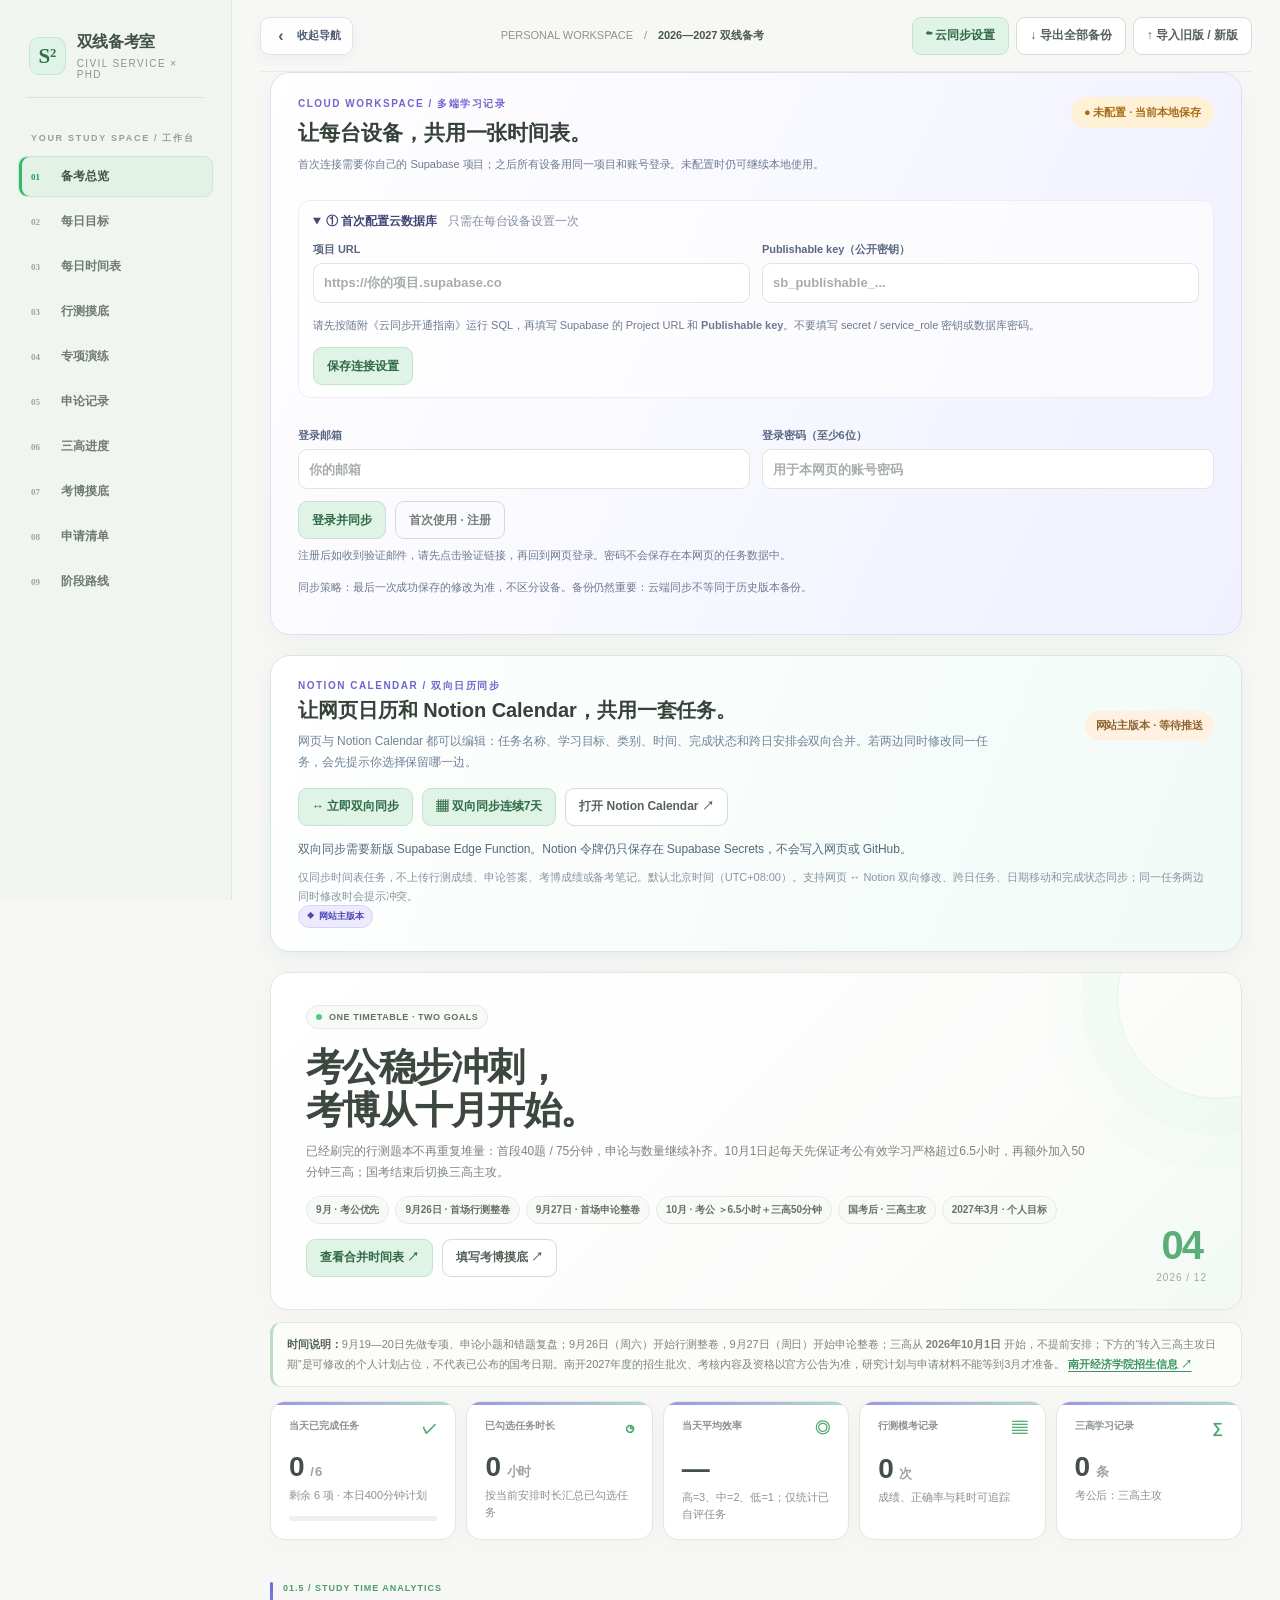
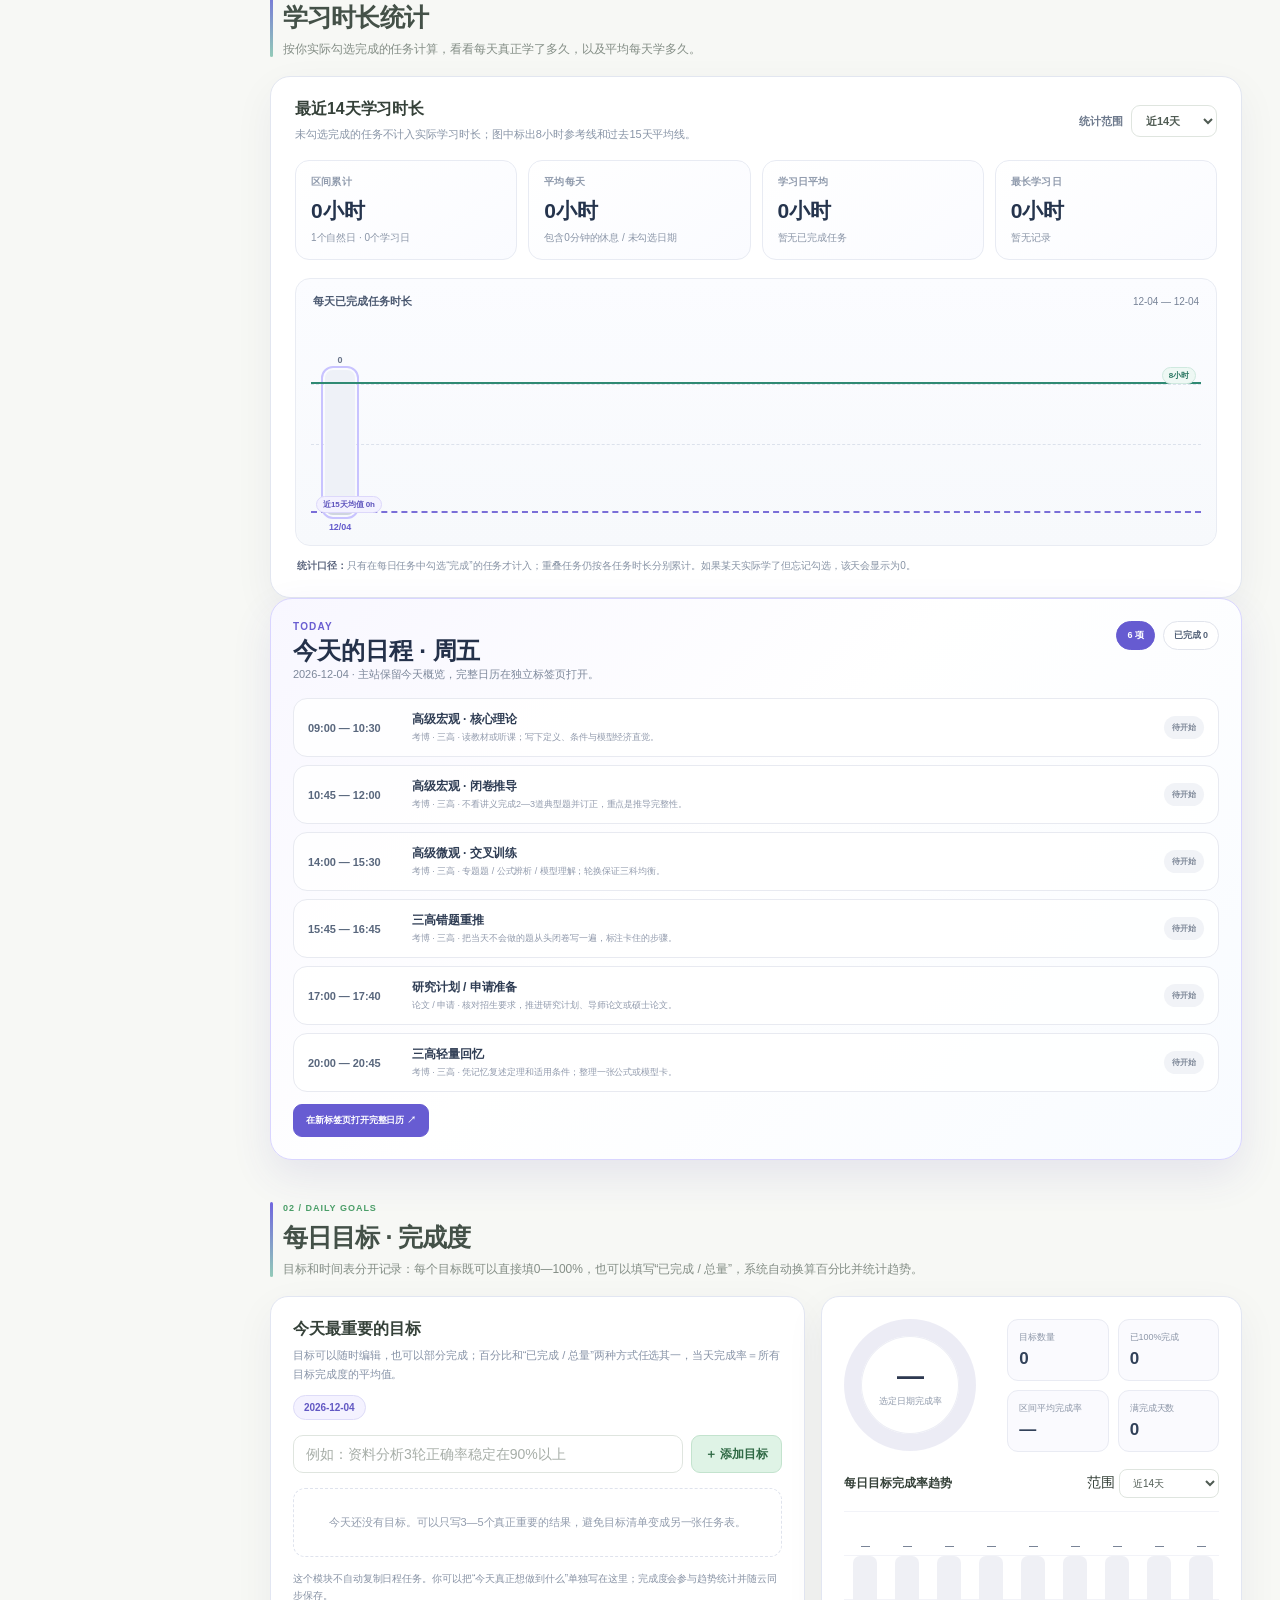
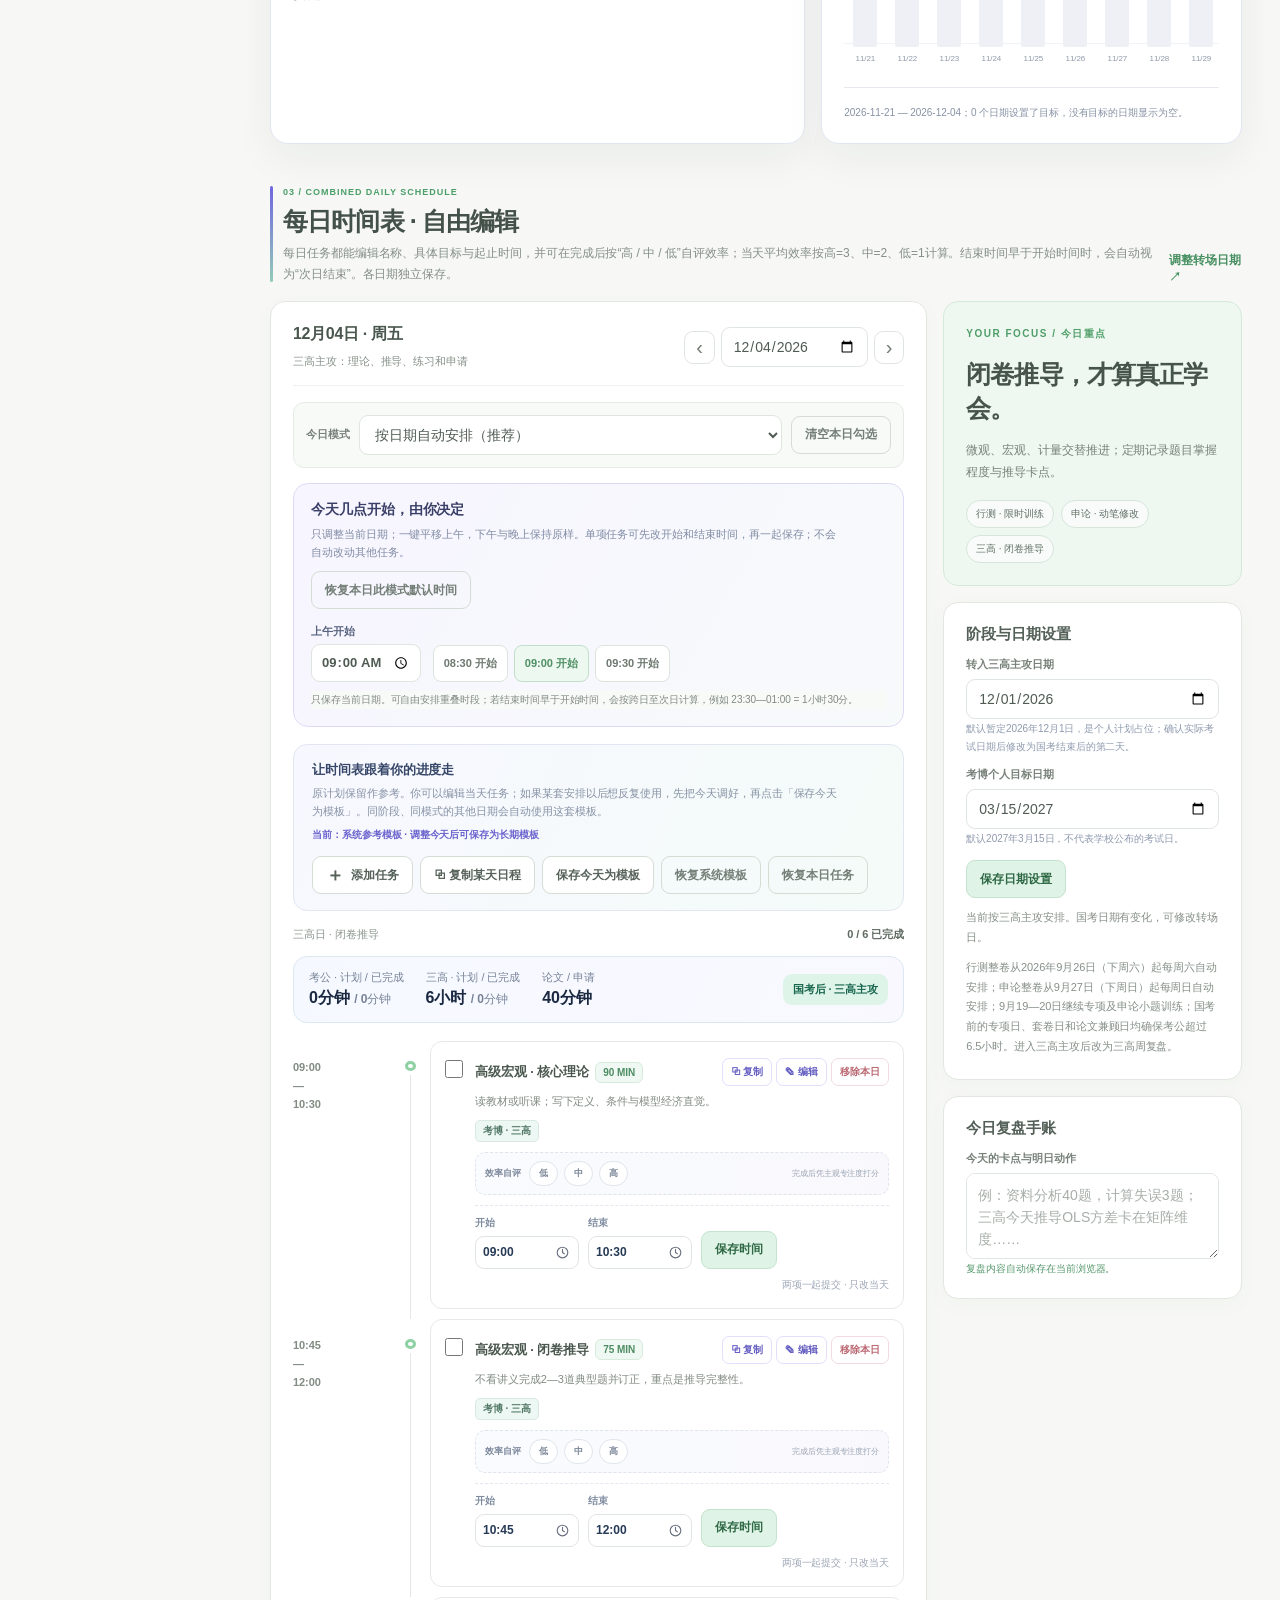
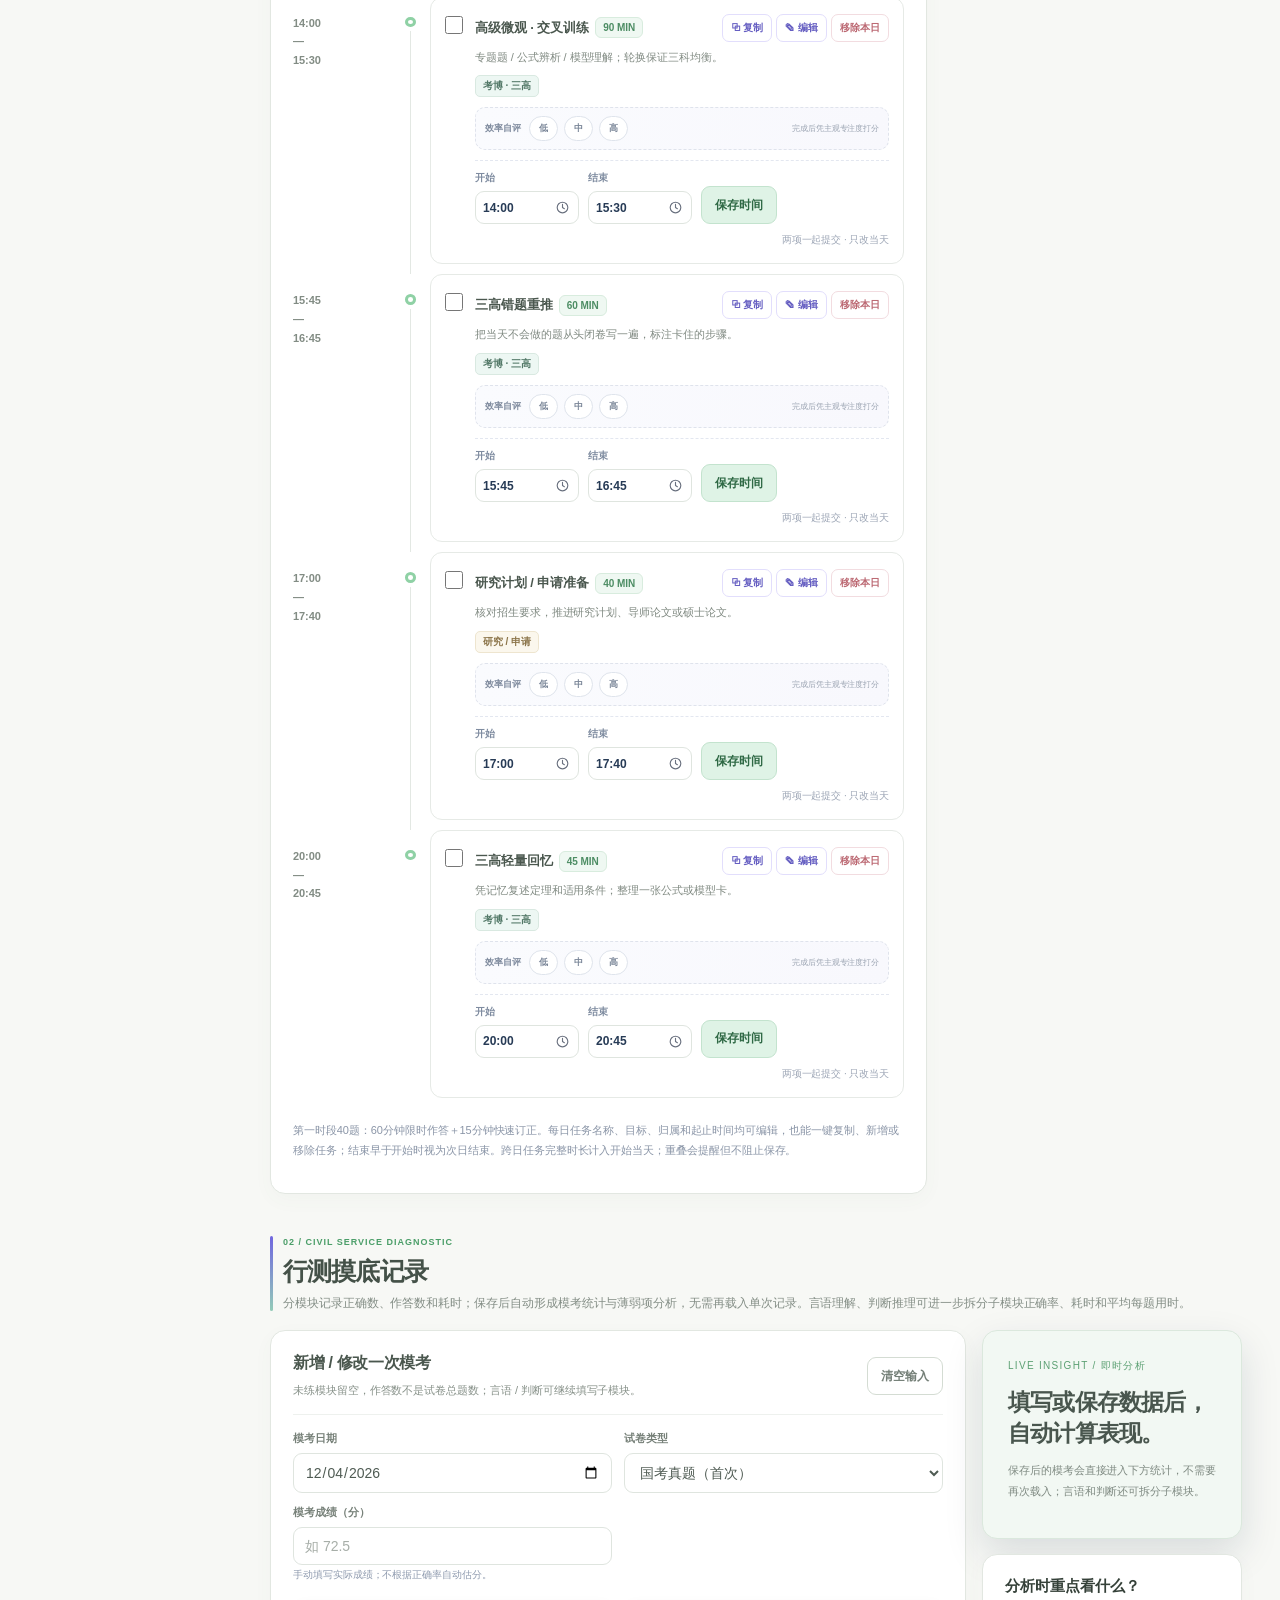
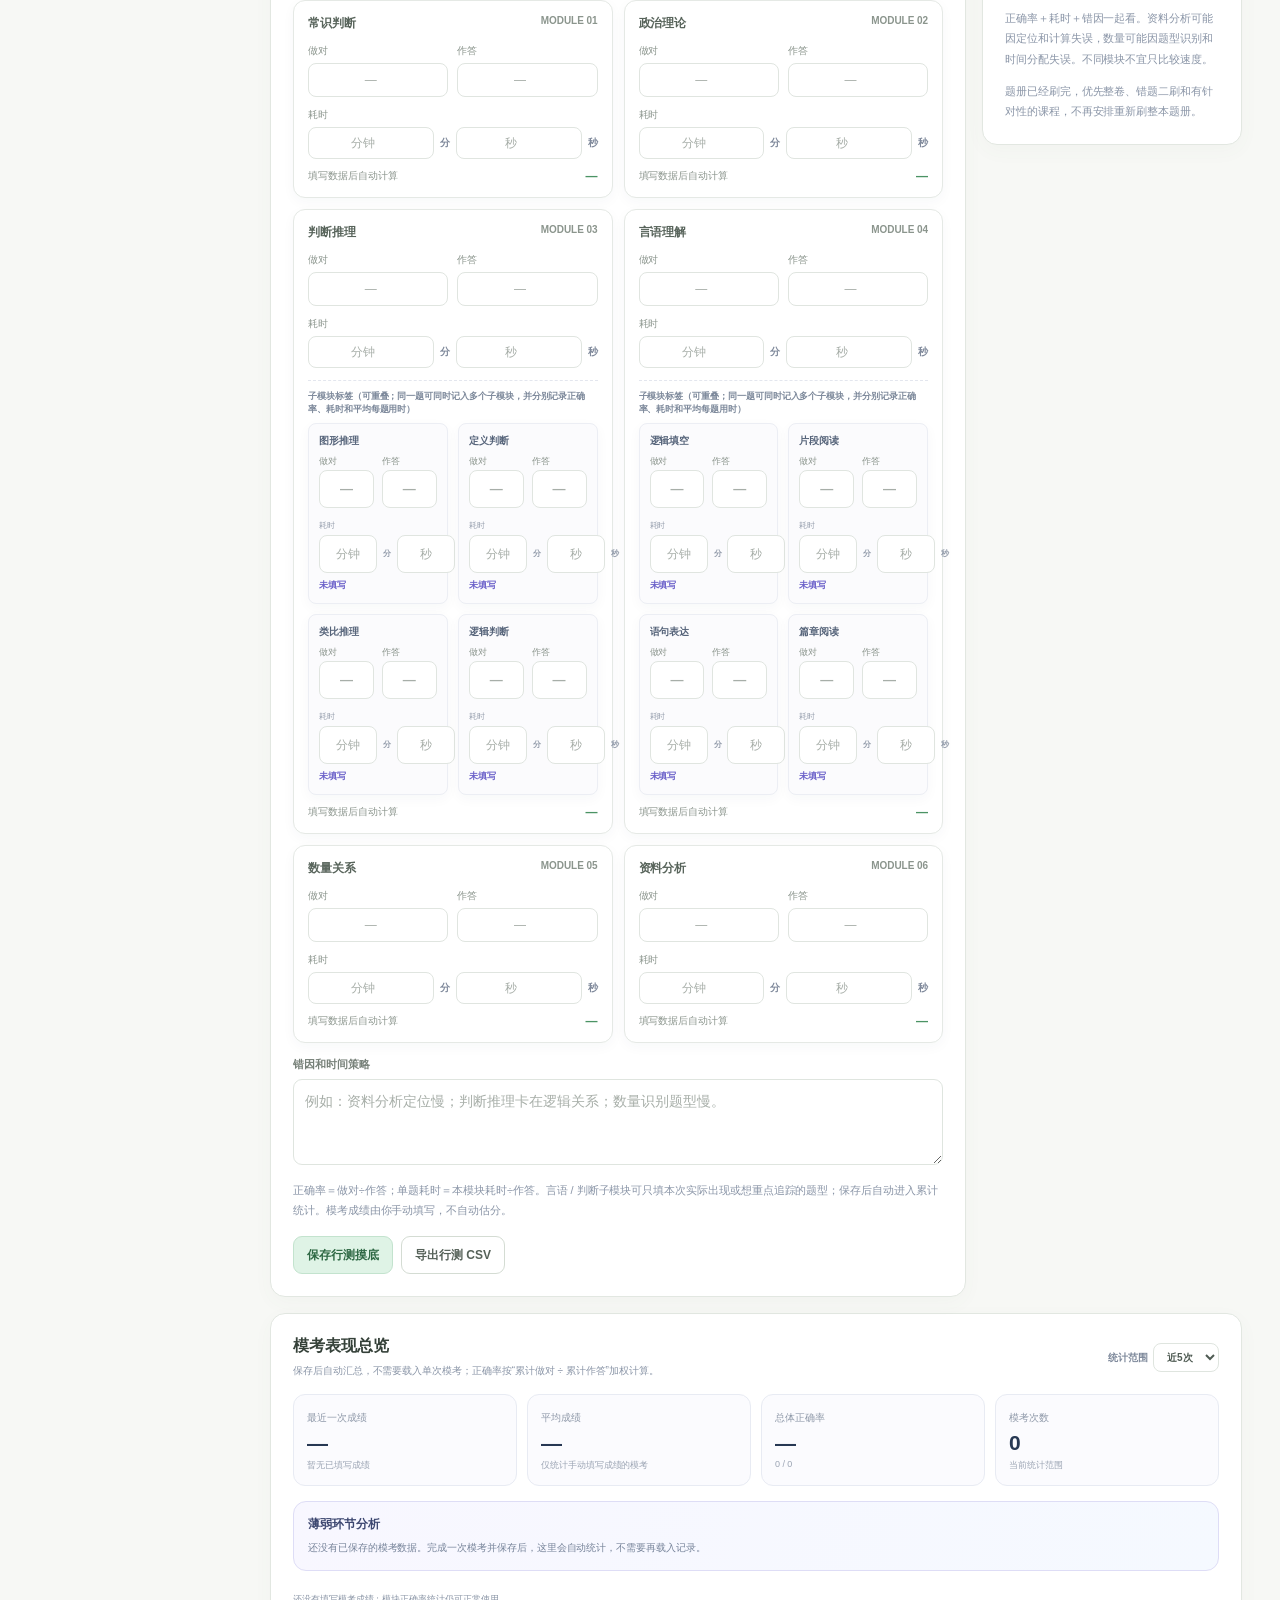
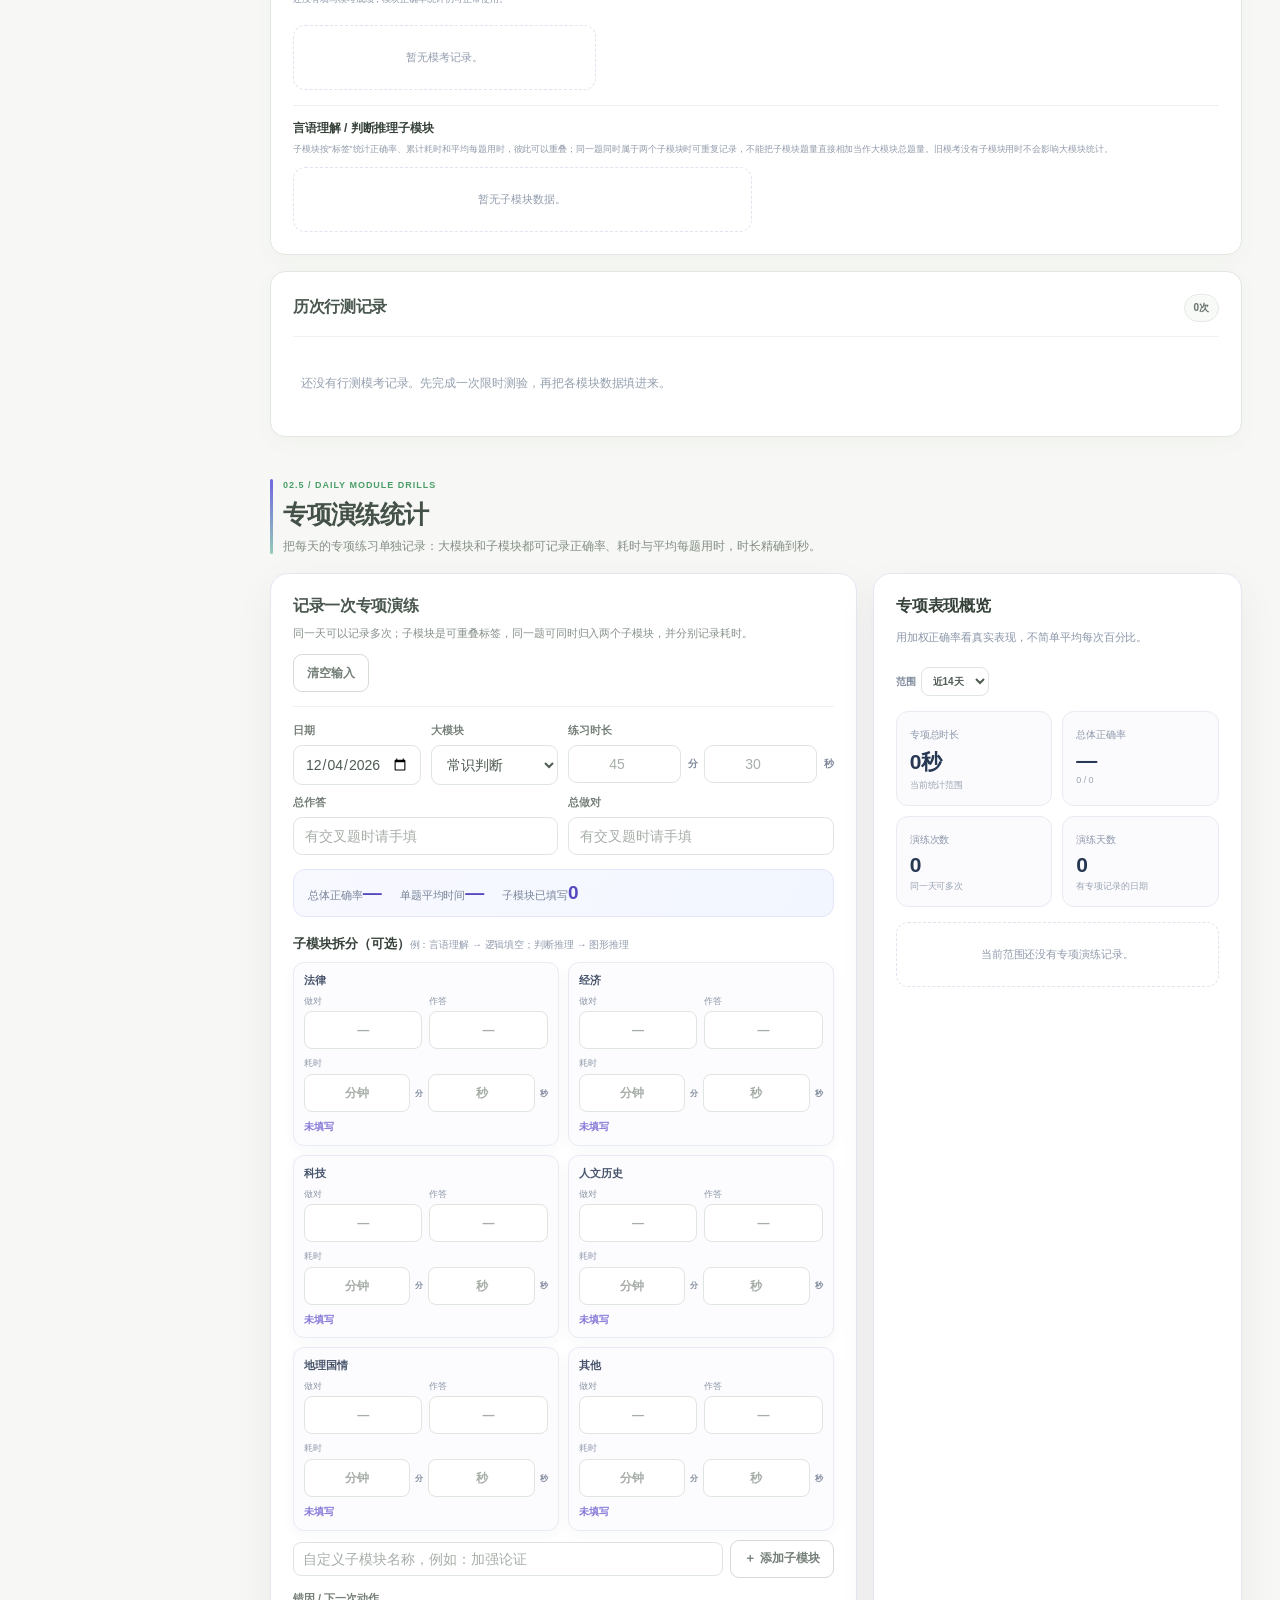
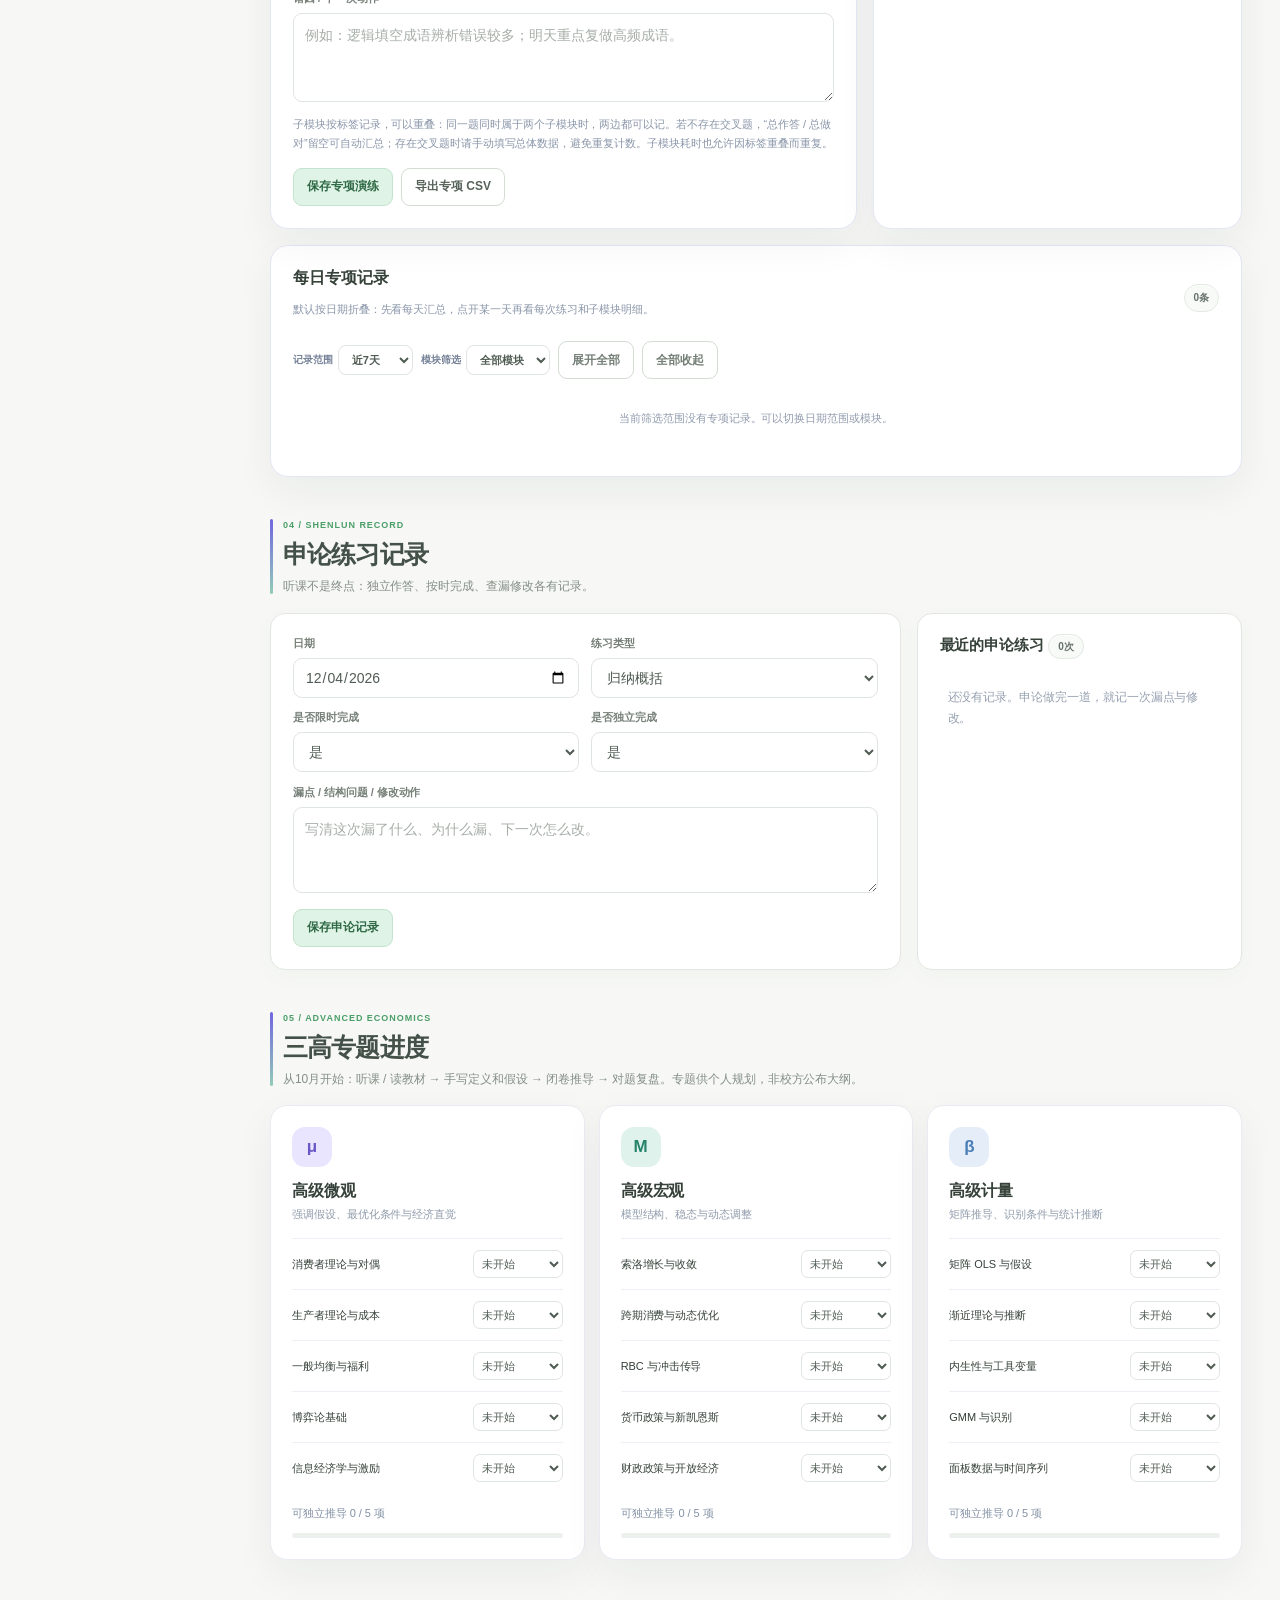
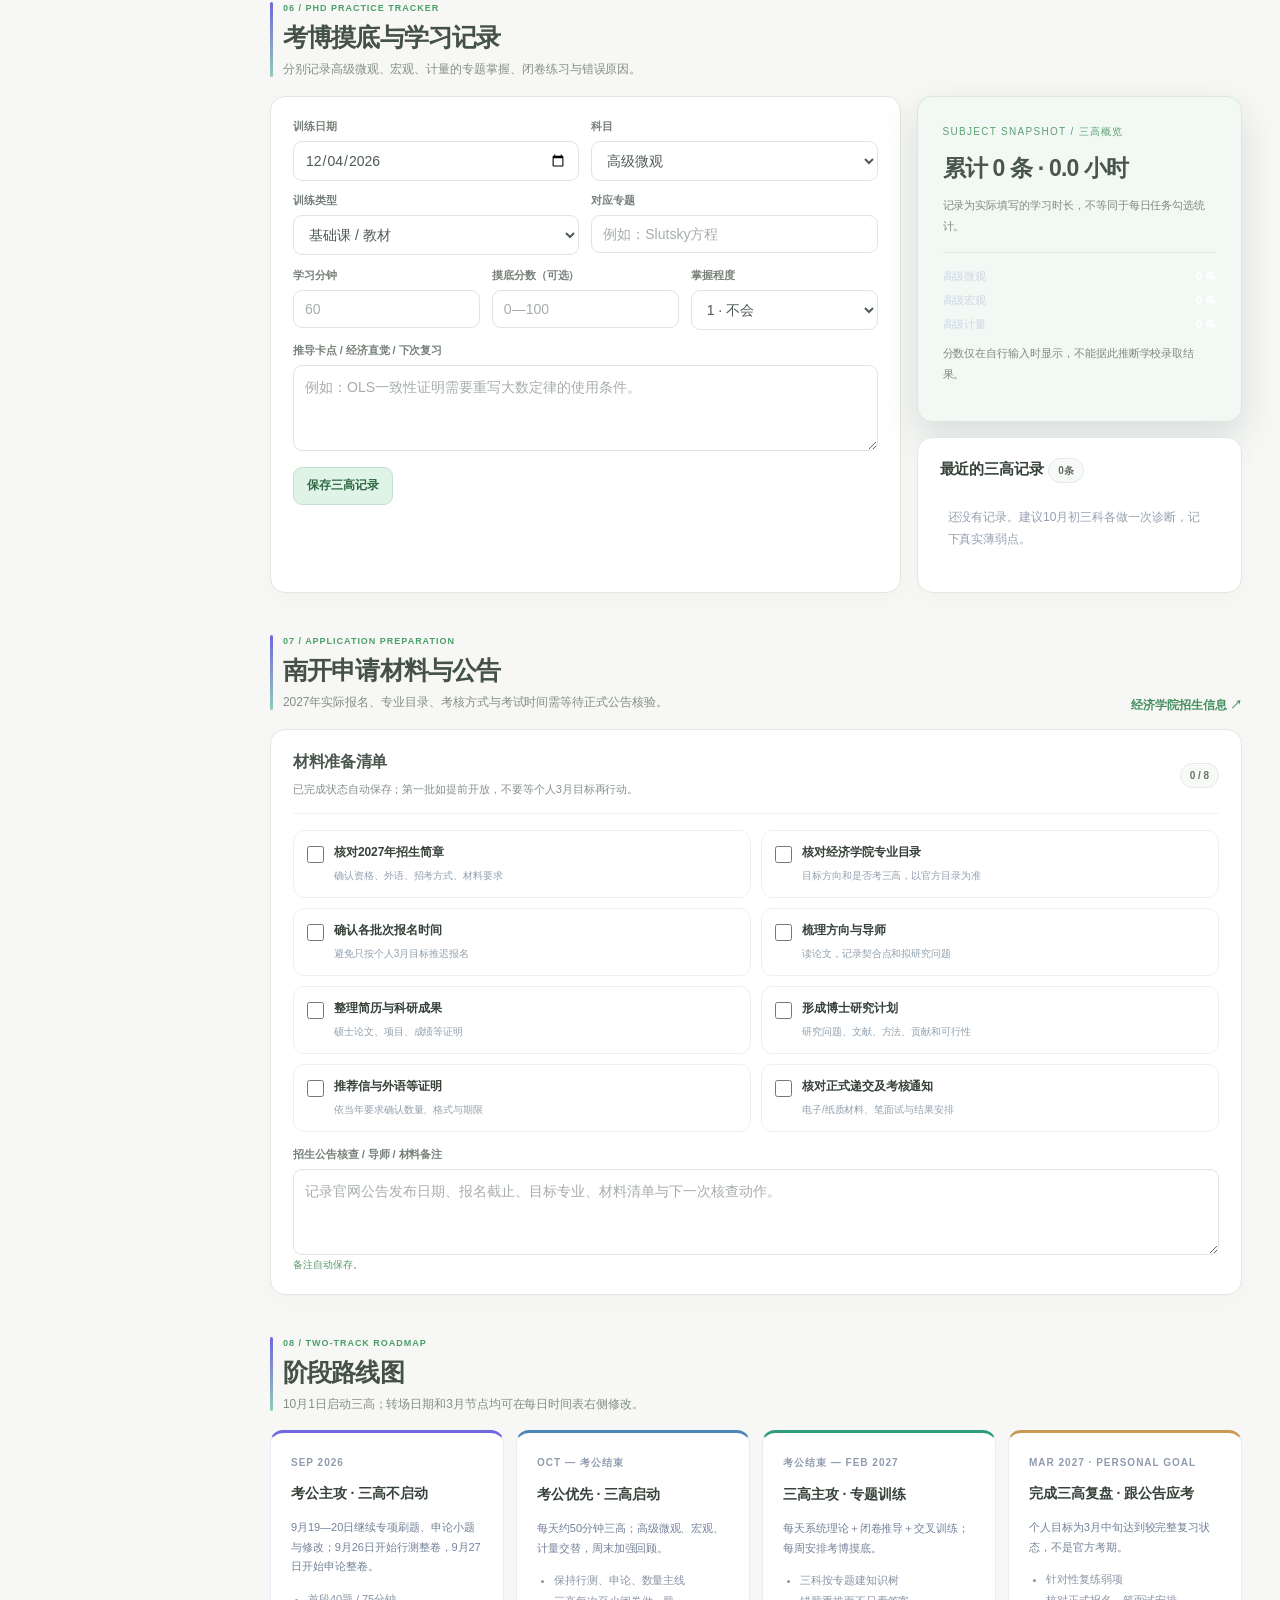
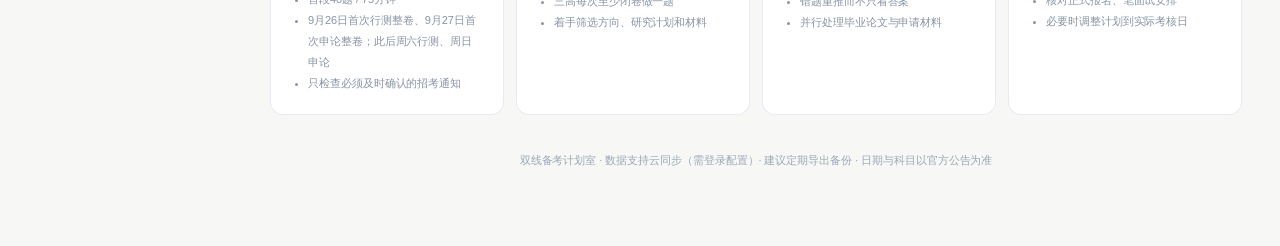
<file: index.html>
<!DOCTYPE html><html lang="zh-CN"><head><style id="calendarBootStyle">html.calendar-boot,html.calendar-boot body{background:#17181b!important;color:#e8eaed!important}html.calendar-boot body>.app{visibility:hidden!important}html.calendar-boot body:before{content:'';position:fixed;inset:0;z-index:2147483646;background:#17181b}html.calendar-boot body:after{content:'';position:fixed;z-index:2147483647;left:50%;top:50%;width:10px;height:10px;margin:-5px;border-radius:50%;background:#7066df;box-shadow:0 0 0 6px rgba(112,102,223,.14);animation:calendarBootPulse .8s ease-in-out infinite alternate}@keyframes calendarBootPulse{to{transform:scale(.72);opacity:.55}}html.calendar-ready body>.app{visibility:visible!important}</style><script id="calendarBootScript">(()=>{try{if(new URLSearchParams(location.search).get('calendar')==='1'){document.documentElement.classList.add('calendar-boot');setTimeout(()=>{document.documentElement.classList.remove('calendar-boot');document.documentElement.classList.add('calendar-ready')},6000)}}catch{}})();</script><script id="mainThemeBoot">(()=>{try{if(new URLSearchParams(location.search).get('calendar')!=='1')document.documentElement.classList.add('qoder-ui')}catch{document.documentElement.classList.add('qoder-ui')}})();</script><link id="mainThemeCss" rel="stylesheet" href="./qoder-theme.css?v=20261012-2240"><meta charset="UTF-8"><meta name="viewport" content="width=device-width, initial-scale=1"><meta name="theme-color" content="#1a2941"><title>双线备考计划室｜考公 × 南开经济学考博</title><style>:root{--navy:#1a2941;--ink:#253349;--muted:#778397;--line:#e8ebf2;--bg:#f5f7fb;--white:#fff;--purple:#7066df;--pale:#eeecff;--mint:#d7f2e8;--green:#238169;--gold:#cf9444;--blue:#4e83be;--shadow:0 14px 42px rgba(24,43,78,.055)}
*{box-sizing:border-box}html{scroll-behavior:smooth}body{margin:0;background:var(--bg);color:var(--ink);font-family:-apple-system,BlinkMacSystemFont,'Segoe UI','PingFang SC','Microsoft YaHei',sans-serif;font-size:14px;-webkit-font-smoothing:antialiased}button,input,select,textarea{font:inherit}button{cursor:pointer}button:focus-visible,input:focus-visible,select:focus-visible,textarea:focus-visible,a:focus-visible{outline:3px solid #aaa3fc;outline-offset:3px}a{text-decoration:none;color:inherit}.app{display:grid;grid-template-columns:235px minmax(0,1fr);min-height:100vh}.sidebar{position:sticky;top:0;height:100vh;background:var(--navy);padding:32px 19px;color:#fff;display:flex;flex-direction:column;z-index:10}.brand{display:flex;align-items:center;gap:11px;margin:0 8px 37px}.mark{width:41px;height:41px;display:grid;place-items:center;border-radius:14px;background:#b4eed1;color:#20354c;font:700 21px Georgia,serif}.brand b{font-size:17px;letter-spacing:.5px}.brand small{display:block;color:#a1aec5;font-size:10px;letter-spacing:1.6px;margin-top:5px}.side-label{color:#8091ad;font-size:10px;letter-spacing:2px;padding:0 13px;margin:0 0 15px}.sidebar nav{display:flex;flex-direction:column;gap:4px}.sidebar nav a{padding:12px 13px;border-radius:10px;font-size:12px;color:#afbdd4;font-weight:650;display:flex;align-items:center;gap:11px}.sidebar nav a span{font:700 10px Georgia,serif;color:#7f94b4}.sidebar nav a:hover,.sidebar nav a.active{background:#34455f;color:#fff}.sidebar nav a.active span{color:#b7f3d1}.side-foot{margin-top:auto;border:1px solid #3b5068;background:#ffffff07;border-radius:16px;padding:19px 15px}.side-foot strong{display:block;font:700 19px/1.55 Georgia,'Songti SC',serif}.side-foot p{color:#b8c4d5;line-height:1.9;font-size:11px;margin:9px 0 0}.content{width:100%;max-width:1520px;min-width:0;padding:0 42px 75px;margin:auto}.topbar{display:flex;justify-content:space-between;align-items:center;padding:26px 0 23px;gap:15px}.crumb{font-size:12px;color:#8c98a9}.crumb b{color:var(--ink)}.actions{display:flex;gap:8px;flex-wrap:wrap}.btn{border:1px solid var(--line);background:#fff;color:var(--ink);border-radius:10px;min-height:38px;padding:9px 14px;font-weight:750;font-size:12px;display:inline-flex;align-items:center;justify-content:center;gap:7px}.btn:hover{box-shadow:0 5px 16px #172d4c12;transform:translateY(-1px)}.btn.dark{background:var(--navy);color:#fff;border-color:var(--navy)}.btn.purple{background:var(--purple);color:#fff;border-color:var(--purple)}.btn.ghost{background:#fff;color:#627088}.hero{background:linear-gradient(115deg,#e7e8ff,#e9f3f1 93%);min-height:236px;border-radius:24px;padding:35px 38px;position:relative;overflow:hidden;box-shadow:var(--shadow)}.hero:after{content:'';position:absolute;border-radius:50%;width:405px;height:405px;right:-34px;top:-135px;border:1px solid #ffffffad;box-shadow:0 0 0 45px #ffffff33,0 0 0 90px #ffffff30,0 0 0 136px #ffffff25}.hero>*{position:relative;z-index:1}.eyebrow{font-weight:850;font-size:10px;letter-spacing:2px;color:#655bc3}.hero h1{font:700 40px/1.3 Georgia,'Songti SC',serif;margin:13px 0}.hero p{max-width:690px;line-height:1.95;font-size:12px;color:#626d81;margin:0 0 19px}.hero-pills{display:flex;gap:8px;flex-wrap:wrap}.pill{background:#ffffffaa;border:1px solid #fff9;padding:8px 11px;border-radius:100px;color:#5d6385;font-size:11px;font-weight:750}.hero-actions{display:flex;gap:9px;margin-top:21px;flex-wrap:wrap}.hero-number{position:absolute;right:85px;bottom:35px;color:#5b62b9;text-align:center}.hero-number b{font:800 47px Georgia,serif}.hero-number small{display:block;font-size:10px;letter-spacing:1.4px;margin-top:4px}.notice{background:#fff;border:1px solid #e7e5ff;border-left:3px solid #766ddf;border-radius:12px;padding:14px 17px;margin:17px 0 0;color:#61718a;font-size:11px;line-height:1.8}.notice strong{color:#3c4773}.notice a{color:#5e56be;font-weight:800;text-decoration:underline;text-underline-offset:3px}.stats{display:grid;grid-template-columns:repeat(5,minmax(0,1fr));gap:14px;margin:18px 0 7px}.stat,.panel,.mini-card{border:1px solid var(--line);border-radius:17px;background:#fff;box-shadow:var(--shadow)}.stat{padding:19px 20px;min-width:0}.stat-top{font-size:11px;font-weight:700;color:#8490a0;display:flex;justify-content:space-between}.stat-top em{font-style:normal;font-size:15px;color:#8a7de1}.stat-num{font-size:29px;font-weight:850;margin:15px 0 4px;letter-spacing:-1px;font-variant-numeric:tabular-nums}.stat-num small{font-size:13px;color:#9aa4b2;font-weight:650}.stat-desc{font-size:11px;color:#96a0b0;line-height:1.5}.bar{height:6px;border-radius:99px;overflow:hidden;background:#efeff9;margin-top:12px}.bar span{display:block;height:100%;background:var(--purple);width:0;transition:width .25s;border-radius:99px}section.content-section{scroll-margin-top:22px}.head{margin:37px 0 18px;display:flex;align-items:end;justify-content:space-between;gap:12px}.head small{font-size:10px;letter-spacing:1.4px;color:#6b63cd;font-weight:850}.head h2{font:700 25px Georgia,'Songti SC',serif;margin:7px 0 5px}.head p{font-size:12px;color:#8b96a8;margin:0;line-height:1.8}.head a{color:#6d62c9;font-size:12px;font-weight:700}.daily-grid{display:grid;grid-template-columns:minmax(0,1.65fr) minmax(280px,.75fr);gap:16px}.panel{padding:24px;min-width:0}.panel-top{display:flex;align-items:center;justify-content:space-between;gap:12px;flex-wrap:wrap;margin-bottom:18px}.panel-top h3{font-size:16px;margin:0}.panel-top p{margin:7px 0 0;font-size:11px;color:var(--muted);line-height:1.7}.date-nav{display:flex;align-items:center;gap:6px}.date-nav input{max-width:147px}.arrow{width:33px;height:33px;border:1px solid var(--line);border-radius:9px;background:#fff;color:#5b6782;font-size:20px}.modebox{display:flex;gap:9px;align-items:center;flex-wrap:wrap;background:#f7f8fb;padding:12px;border-radius:12px;margin-bottom:15px}.modebox label{font-size:11px;font-weight:750;color:#788499}.modebox select{max-width:100%;flex:1;min-width:200px}.field input,.field select,.field textarea,.date-nav input,.modebox select{width:100%;border:1px solid #e1e6f0;border-radius:9px;background:#fff;color:#28354a;padding:10px 11px;min-height:38px}.field label{display:block;font-size:11px;color:#667388;font-weight:750;margin:0 0 7px}.field textarea{resize:vertical;min-height:86px;line-height:1.6}.field small{font-size:10px;color:#8e9aae;line-height:1.7}.inline-fields{display:grid;grid-template-columns:repeat(2,minmax(0,1fr));gap:12px}.day-meta{display:flex;justify-content:space-between;gap:10px;align-items:center;margin-bottom:14px;font-size:11px;color:#8b97aa}.day-meta strong{color:#4f5e78}.time-row{display:grid;grid-template-columns:98px 19px minmax(0,1fr);gap:8px;min-height:93px}.time-text{padding-top:17px;color:#77859a;font-weight:750;font-size:11px;line-height:1.7;font-variant-numeric:tabular-nums}.spine{display:flex;align-items:center;flex-direction:column}.dot{margin-top:20px;border:3px solid #b4adfa;background:#fff;border-radius:50%;height:11px;width:11px;z-index:1}.line{height:100%;width:1px;background:#e1e4f3;margin-top:4px}.time-row:last-child .line{visibility:hidden}.task{display:flex;gap:12px;border:1px solid #edf0f5;border-radius:13px;background:#fcfcff;margin-bottom:10px;padding:15px 13px;cursor:pointer;min-width:0}.task:hover{border-color:#c9c6fc}.task.done{background:#f4fbf7;border-color:#dceee4}.task input{accent-color:#348b6a;flex-shrink:0;width:18px;height:18px;margin:2px 0 0}.task-inner{min-width:0;flex:1}.task-title{font-size:13px;font-weight:850}.task.done .task-title{text-decoration:line-through;color:#8b9b91}.task-desc{font-size:11px;color:#7e8b9e;line-height:1.8;margin-top:6px}.task-info{display:flex;align-items:center;justify-content:space-between;gap:6px;flex-wrap:wrap}.duration{color:#675ec7;background:#f0efff;padding:4px 7px;border-radius:6px;font-size:10px;font-weight:800}.subject{display:inline-flex;margin-top:8px;border-radius:5px;padding:3px 7px;background:#eaf0ff;color:#5672a4;font-size:10px;font-weight:750}.subject.phd{background:#e1f4ed;color:#297b63}.subject.apply{background:#fff2e1;color:#ab752d}.side-stack{display:flex;flex-direction:column;gap:16px}.focus{background:var(--navy);color:#fff}.focus small{font-size:10px;letter-spacing:1.5px;color:#b4efc9;font-weight:850}.focus h3{font:700 25px/1.35 Georgia,'Songti SC',serif;margin:17px 0 13px}.focus p{font-size:12px;color:#c1cada;line-height:1.9;margin:0}.focus .focus-tags{display:flex;gap:7px;flex-wrap:wrap;margin-top:16px}.focus-tags span{font-size:10px;border:1px solid #586680;border-radius:99px;padding:6px 9px;color:#c4f1df}.side-note h3{margin:0 0 13px;font-size:15px}.side-note .line-item{display:flex;gap:10px;padding:12px 0;border-top:1px solid #eff1f5}.line-item b{display:grid;place-items:center;width:23px;height:23px;background:#efedff;color:#7162ce;border-radius:7px;font-size:11px;flex-shrink:0}.line-item strong{display:block;font-size:12px}.line-item p{font-size:11px;color:#8e99a8;margin:5px 0 0;line-height:1.7}.settings-note{font-size:11px;color:#8190a2;line-height:1.8;margin-top:10px}.note-status{font-size:10px;color:#568771}.multi{display:grid;grid-template-columns:minmax(0,1.55fr) minmax(265px,.8fr);gap:16px}.form-grid{display:grid;grid-template-columns:repeat(2,minmax(0,1fr));gap:12px}.form-grid.three{grid-template-columns:repeat(3,minmax(0,1fr))}.form-actions{display:flex;gap:8px;margin-top:16px;flex-wrap:wrap}.module-grid{display:grid;grid-template-columns:repeat(3,minmax(0,1fr));gap:11px;margin-top:17px}@media(max-width:980px){.module-grid{grid-template-columns:repeat(2,minmax(0,1fr))}}@media(max-width:620px){.module-grid{grid-template-columns:1fr}}.module{border:1px solid #e8ebf4;border-radius:12px;padding:14px;min-width:0}.module h4{font-size:12px;margin:0 0 12px;display:flex;justify-content:space-between}.module h4 span{font-size:10px;color:#939dad}.module-input{display:grid;grid-template-columns:repeat(2,minmax(0,1fr));gap:9px}.module-duration{grid-column:1/-1;margin-top:2px}.module-duration>label{display:block;font-size:10px;color:#8d98a7;margin-bottom:5px}.module-input label{display:block;font-size:10px;color:#8d98a7;margin-bottom:5px}.module-input input{width:100%;min-width:0;border:1px solid #e1e5ed;border-radius:8px;padding:9px 6px;text-align:center;font-size:12px}.calc{display:flex;justify-content:space-between;font-size:10px;color:#8795a6;margin-top:10px;gap:6px}.calc b{font-size:12px;color:#5c53c3}.live{border-radius:16px;background:var(--navy);padding:25px;color:#fff;min-height:200px}.live small{font-size:10px;letter-spacing:1.3px;color:#a9e9c9}.live h3{font:700 23px Georgia,'Songti SC',serif;margin:14px 0 10px}.live p{font-size:11px;color:#b9c9d8;line-height:1.9}.live .big{font-size:34px;font-weight:850;margin:13px 0}.live hr{border:0;border-top:1px solid #4b5a70;margin:16px 0}.live .kv{display:flex;justify-content:space-between;font-size:11px;gap:8px;margin-top:9px;color:#ccd7e6}.live .kv b{color:white}.caption{font-size:11px;color:#8a95a7;line-height:1.85;margin-top:12px}.tablewrap{overflow-x:auto}.records{width:100%;border-collapse:collapse;font-size:11px;min-width:640px}.records th{padding:12px 9px;color:#8994a6;text-align:left;font-weight:800;border-bottom:1px solid #eaedf2}.records td{padding:12px 9px;color:#526279;border-bottom:1px solid #f0f2f5}.mini-btn{border:0;background:transparent;color:#5f57c7;font-size:11px;font-weight:800;padding:5px;cursor:pointer}.mini-btn.del{color:#c46869}.empty{color:#95a0af;font-size:12px;line-height:1.8;padding:20px 8px}.record-card{border:1px solid #ebedf4;border-radius:12px;padding:13px 15px;margin-top:9px}.record-card .top{display:flex;justify-content:space-between;gap:8px;align-items:center;font-size:12px}.record-card p{font-size:11px;color:#8190a3;line-height:1.8;margin:8px 0 0;white-space:pre-wrap}.topics{display:grid;grid-template-columns:repeat(3,minmax(0,1fr));gap:14px}.topic-card{border:1px solid var(--line);border-radius:17px;background:white;padding:21px;box-shadow:var(--shadow)}.topic-icon{width:40px;height:40px;display:grid;place-items:center;border-radius:13px;background:#e9e5ff;color:#6958c7;font-size:17px;font-weight:850}.topic-card:nth-child(2) .topic-icon{background:#e0f2ec;color:#26846a}.topic-card:nth-child(3) .topic-icon{background:#e5edf9;color:#497eb6}.topic-card h3{font-size:16px;margin:14px 0 3px}.topic-card>p{margin:0 0 14px;color:#8f9aaa;font-size:11px;line-height:1.7}.topic-item{display:flex;justify-content:space-between;align-items:center;gap:7px;border-top:1px solid #eff0f5;padding:11px 0;font-size:11px}.topic-item select{width:90px;border:1px solid #e1e7ee;background:#fafbff;border-radius:7px;padding:6px 4px;color:#536178;font-size:11px}.topic-summary{font-size:11px;color:#8290a4;margin-top:13px}.applications{display:grid;grid-template-columns:repeat(2,minmax(0,1fr));gap:10px}.application-item{display:flex;gap:10px;border:1px solid #edf0f3;padding:13px;border-radius:11px;cursor:pointer}.application-item input{flex-shrink:0;accent-color:var(--green);width:17px;height:17px;margin:2px 0 0}.application-item strong{font-size:12px;display:block}.application-item small{display:block;margin-top:6px;font-size:10px;color:#91a0ad;line-height:1.7}.roadmap{display:grid;grid-template-columns:repeat(4,minmax(0,1fr));gap:12px}.phase{padding:20px;border:1px solid #e8ebf3;border-top:3px solid var(--purple);border-radius:13px;background:#fff}.phase:nth-child(2){border-top-color:#4d86bb}.phase:nth-child(3){border-top-color:#2d9c7d}.phase:nth-child(4){border-top-color:#cb9a52}.phase small{font-size:10px;font-weight:800;letter-spacing:1px;color:#8f9bae}.phase h3{font-size:14px;line-height:1.6;margin:13px 0}.phase p{font-size:11px;color:#738299;line-height:1.8;margin:0}.phase ul{padding-left:17px;margin:12px 0 0;color:#8994a4;font-size:11px;line-height:1.9}.footer{font-size:11px;color:#9ca6b5;margin-top:38px;text-align:center}.toast{position:fixed;bottom:27px;left:50%;transform:translate(-50%,20px);opacity:0;pointer-events:none;transition:.2s;background:#1c3046;color:white;border-radius:11px;padding:13px 18px;z-index:999;box-shadow:0 15px 44px #1d273440;font-size:12px;max-width:90vw}.toast.show{opacity:1;transform:translate(-50%,0)}.hidden{display:none!important}
@media(max-width:1150px){.content{padding:0 25px 50px}.app{grid-template-columns:205px minmax(0,1fr)}.daily-grid{grid-template-columns:1fr}.side-stack{display:grid;grid-template-columns:repeat(2,minmax(0,1fr))}.stats{grid-template-columns:repeat(2,minmax(0,1fr))}.roadmap{grid-template-columns:repeat(2,minmax(0,1fr))}.topics{grid-template-columns:1fr}.topic-card{display:block}}
@media(max-width:730px){.app{display:block}.sidebar{height:auto;position:static;padding:17px 18px}.brand{margin:0 0 12px}.sidebar nav{flex-direction:row;overflow-x:auto;padding-bottom:5px;gap:2px}.sidebar nav a{flex-shrink:0;font-size:11px;padding:9px 10px}.side-label,.side-foot{display:none}.content{padding:0 15px 45px}.topbar{padding:17px 0;align-items:start}.crumb{line-height:2}.actions{justify-content:flex-end}.hero{padding:27px 23px;min-height:245px}.hero h1{font-size:29px}.hero-number{display:none}.stats{gap:9px}.stat{padding:15px}.stat-num{font-size:24px}.head{margin-top:29px}.head h2{font-size:23px}.panel{padding:17px}.side-stack,.multi{display:block}.side-stack>.panel,.multi>.panel,.multi>.live{margin-top:12px}.module-grid,.applications{grid-template-columns:1fr}.time-row{grid-template-columns:71px 13px minmax(0,1fr);gap:5px}.time-text{font-size:10px}.task{padding:12px 9px;gap:9px}.task-desc{font-size:10px}.task-title{font-size:12px}.form-grid.three{grid-template-columns:1fr 1fr}.roadmap{grid-template-columns:1fr}.topbar .btn{padding:8px 10px}.notice{font-size:10px}}
@media(max-width:400px){.stats{grid-template-columns:1fr 1fr}.form-grid,.form-grid.three{grid-template-columns:1fr}.date-nav{width:100%;justify-content:flex-end}.head{align-items:start}.hero-pills{gap:5px}.pill{font-size:10px}}
@media print{.sidebar,.topbar,.actions,.btn,.toast,.modebox,.date-nav{display:none!important}.app{display:block}.content{padding:0 10px}.panel,.stat,.phase,.topic-card{box-shadow:none;break-inside:avoid}.daily-grid,.multi{display:block}.stats,.roadmap{grid-template-columns:repeat(2,1fr)}.time-row{min-height:auto}.hero{min-height:0}.content-section{break-before:auto}}

/* Study-hour ledger: planned and completed by objective. */
.study-budget{margin:0 0 18px;padding:13px 15px;border:1px solid #dbe8f2;background:linear-gradient(120deg,#f5f9ff,#f9f8ff);border-radius:14px;display:flex;flex-wrap:wrap;gap:12px 22px;align-items:center}.budget-item{display:flex;flex-direction:column;gap:3px}.budget-item small{font-size:11px;color:var(--muted)}.budget-item strong{font-size:16px;color:var(--navy);font-variant-numeric:tabular-nums}.budget-item strong span{font-size:12px;color:var(--muted);font-weight:550}.budget-rule{margin-left:auto;border-radius:9px;padding:8px 10px;background:#dff4e9;color:#17664d;font-size:11px;font-weight:750}.budget-rule.not-met{background:#fff0dc;color:#90531b}@media(max-width:650px){.study-budget{gap:12px}.budget-rule{width:100%;text-align:center;margin-left:0}}

/* Flexible time planning: edits are per date and per active mode, never a forced global timetable. */
.flexible-time{padding:17px;border:1px solid #dedaf6;background:linear-gradient(120deg,#f7f5ff,#f7fafb);border-radius:15px;margin-bottom:17px}
.flexible-header{display:flex;justify-content:space-between;align-items:center;gap:10px;flex-wrap:wrap}
.flexible-header strong{color:#3a3f67;font-size:14px}.flexible-header p{margin:6px 0 0;line-height:1.65;color:#808ca4;font-size:11px;max-width:530px}
.flexible-header .btn{flex-shrink:0;background:#fff}.time-controls{display:flex;align-items:end;flex-wrap:wrap;gap:12px;margin-top:15px}
.time-controls>label{display:flex;flex-direction:column;gap:5px;font-size:11px;color:#596481;font-weight:750}
.time-controls input,.task-time-edit input{border:1px solid #d5d9ec;border-radius:9px;padding:8px 9px;color:#273b56;background:#fff;min-height:37px;font-size:13px;font-variant-numeric:tabular-nums}
.start-presets{display:flex;flex-wrap:wrap;gap:6px}.start-presets button{border:1px solid #dadcf0;border-radius:9px;background:#fff;color:#615c9b;font-size:11px;font-weight:750;padding:9px 10px;min-height:37px}
.start-presets button:hover,.start-presets button.active{background:#e9e5ff;border-color:#9b91ed;color:#42369a}
.edit-hint{font-size:10px;color:#8490a5;line-height:1.8;margin-top:9px}
.task-time-edit{display:flex;align-items:end;gap:9px;flex-wrap:wrap;margin-top:10px;padding-top:10px;border-top:1px dashed #e3e7f0}
.task-time-edit label{font-size:10px;color:#7f8ca0;display:flex;flex-direction:column;gap:4px;font-weight:700}.task-time-edit input{width:104px;min-height:33px;padding:5px 7px;font-size:12px}
.task-time-edit .edit-caption{font-size:10px;color:#9ca5b5;margin-left:auto;align-self:center}
.time-row .task{cursor:default}.task-time-edit input:focus{border-color:#8178de}
@media(max-width:730px){.flexible-time{padding:13px}.flexible-header{align-items:start}.flexible-header .btn{font-size:10px}.time-controls{gap:9px}.start-presets{gap:4px}.start-presets button{font-size:10px;padding:8px 7px}.task-time-edit{gap:5px}.task-time-edit input{width:91px;font-size:11px}.task-time-edit .edit-caption{width:100%;margin-left:0}.time-row{grid-template-columns:66px 12px minmax(0,1fr)}.task-info{align-items:start}}
@media print{.flexible-time,.task-time-edit{display:none!important}}

/* Editable per-day task content and additional tasks. */
.task-toolbar{display:flex;align-items:center;justify-content:space-between;gap:14px;flex-wrap:wrap;padding:16px 18px;margin:0 0 16px;border:1px solid #e2e6f3;border-radius:14px;background:linear-gradient(115deg,#f7f8ff,#f4fbf8)}
.task-toolbar strong{display:block;color:#374769;font-size:13px}.task-toolbar p{margin:5px 0 0;color:#8792a5;font-size:11px;line-height:1.7;max-width:530px}.task-toolbar-actions{display:flex;gap:7px;flex-wrap:wrap}.task-toolbar .add-task-button{background:#665bd1;color:white;border-color:#665bd1}.add-task-button span{font-size:18px;line-height:13px}
.new-task-panel{border:1px solid #c7c2fa;background:#f9f8ff;box-shadow:0 10px 25px #6862c014;padding:19px;border-radius:15px;margin-bottom:19px;display:grid;gap:12px}.new-task-panel[hidden]{display:none!important}.new-task-heading{display:flex;justify-content:space-between;align-items:center;gap:9px;flex-wrap:wrap}.new-task-heading strong{font-size:14px;color:#5146ae}.new-task-heading span{color:#8b85b2;font-size:10px}
.edit-field{display:flex;flex-direction:column;gap:6px;min-width:0}.edit-field label{font-size:11px;font-weight:750;color:#586580}.edit-field input,.edit-field textarea,.edit-field select{width:100%;min-width:0;font:inherit;color:#263750;border:1px solid #d8daee;border-radius:9px;padding:9px 11px;background:white;min-height:38px}.edit-field textarea{resize:vertical;line-height:1.6;min-height:64px}.edit-field input:focus,.edit-field textarea:focus,.edit-field select:focus{border-color:#8478e2}.add-task-bottom{display:grid;grid-template-columns:1.5fr 1fr 1fr;gap:10px}.edit-form-actions{display:flex;gap:8px;flex-wrap:wrap}.edit-note{margin:0;color:#8994a8;font-size:10px;line-height:1.8}
.task-info-main{display:flex;align-items:center;gap:6px;flex-wrap:wrap;min-width:0}.task-info-main .task-title{overflow-wrap:anywhere}.task-actions{display:inline-flex;gap:4px;align-items:center;flex-shrink:0}.task-action{border:1px solid #e2defc;background:#fff;border-radius:7px;color:#665fc2;font-size:10px;font-weight:780;padding:5px 8px;min-height:28px}.task-action:hover{background:#eceaff}.task-action.remove{color:#bb6771;border-color:#f2dce0}.task-action.remove:hover{background:#fff1f2}.task-efficiency{display:flex;align-items:center;gap:6px;flex-wrap:wrap;margin-top:10px;padding:8px 9px;border:1px dashed #e0e4ed;border-radius:10px;background:#fafbfe}.task-efficiency-label{font-size:9px;color:#7f8b9e;font-weight:800;margin-right:2px}.eff-btn{border:1px solid #dfe4ec;background:#fff;color:#7a8698;border-radius:999px;padding:5px 9px;font-size:9px;font-weight:850;cursor:pointer}.eff-btn:hover{background:#f3f5f9}.eff-btn.low.active{background:#fff0ef;border-color:#edc9c7;color:#a45155}.eff-btn.medium.active{background:#fff6e8;border-color:#efd8ae;color:#9a6925}.eff-btn.high.active{background:#edf8f3;border-color:#cde8dc;color:#267058}.eff-note{font-size:8px;color:#9aa3b1;margin-left:auto}.eff-summary.high{color:#27745b}.eff-summary.medium{color:#9a6925}.eff-summary.low{color:#a45155}.task.is-extra{border-color:#d8d2ff;background:#fcfbff}.extra-flag{display:inline-flex;font-size:10px;color:#6154b6;background:#eeebff;padding:3px 7px;border-radius:5px;font-weight:750;margin:8px 5px 0 0}.task-edit-form{display:grid;gap:10px;margin-top:11px;border-top:1px dashed #dcd9f3;padding:14px 0 1px}.task-edit-form .edit-field input,.task-edit-form .edit-field textarea,.task-edit-form .edit-field select{width:100%;flex-shrink:1;height:auto;margin:0;font-size:12px}.task-edit-form .edit-field textarea{min-height:76px}.task-edit-form .edit-field label{font-size:10px}.task-edit-form .edit-form-actions .btn{min-height:32px;padding:7px 12px;font-size:11px}
@media(max-width:730px){.task-toolbar{padding:12px;align-items:flex-start}.task-toolbar-actions{width:100%}.task-toolbar-actions .btn{flex:1;padding:9px 6px;font-size:11px}.new-task-panel{padding:13px}.add-task-bottom{grid-template-columns:1fr 1fr}.add-task-bottom>.edit-field:first-child{grid-column:1/-1}.task-info{align-items:start}.task-actions{width:100%;margin-top:4px}.task-action{flex:1}.task-info-main{gap:5px}.task-time-edit .edit-caption{width:100%}}

.copy-day-panel{margin:10px 0 14px;border:1px solid #dddff1;border-radius:13px;background:#f8f9ff;padding:13px 14px;display:grid;grid-template-columns:minmax(150px,210px) minmax(0,1fr) auto;gap:10px;align-items:end}.copy-day-panel[hidden]{display:none!important}.copy-day-panel label{font-size:10px;color:#6c7890;font-weight:800;display:grid;gap:6px}.copy-day-panel input{width:100%;border:1px solid #dce2ee;border-radius:9px;background:#fff;color:#28354a;padding:9px 10px;min-height:38px}.copy-day-help{font-size:10px;color:#8792a5;line-height:1.7;align-self:center}.copy-day-actions{display:flex;gap:7px;flex-wrap:wrap}.copy-day-actions .btn{white-space:nowrap}@media(max-width:780px){.copy-day-panel{grid-template-columns:1fr}.copy-day-actions .btn{flex:1}}
@media print{.task-toolbar,.new-task-panel,.task-actions,.task-edit-form{display:none!important}}

/* Notion Calendar: one-way publishing; Notion credentials are NEVER in this page. */
.notion-panel{margin:0 0 20px;padding:23px 27px;border:1px solid #d7e9e4;border-radius:20px;background:linear-gradient(110deg,#fff,#f1faf7);box-shadow:0 12px 30px #172d4c09}
.notion-head{display:flex;align-items:center;gap:12px;justify-content:space-between;flex-wrap:wrap}.notion-head h2{font-size:20px;margin:4px 0 7px}.notion-head p{font-size:12px;color:#70839a;line-height:1.75;margin:0;max-width:710px}.notion-badge{padding:7px 11px;border-radius:20px;background:#e5f4ed;color:#28634f;font-size:11px;font-weight:700}.notion-badge.warn{background:#fff0df;color:#8e6432}.notion-badge.error{background:#fff0ef;color:#963d3d}
.notion-actions{display:flex;gap:9px;margin-top:15px;flex-wrap:wrap}.notion-actions .btn{min-height:39px}.notion-detail{font-size:12px;color:#53697b;line-height:1.8;margin:13px 0 0}.notion-quiet{color:#8793a2;font-size:11px;line-height:1.65;margin:8px 0 0}
@media(max-width:730px){.notion-panel{padding:16px}.notion-actions .btn{flex:1 1 130px}}
@media print{.notion-panel{display:none!important}}

/* Direct calendar CRUD: inline form stays within the calendar, using canonical tasks. */
.cal-add-btn{background:#6f6af8!important;color:#fff!important;border-color:#6f6af8!important;font-weight:800;box-shadow:0 8px 22px #6f6af833}
.cal-quick-form{margin:0 0 13px;border:1px solid #2e344a;border-radius:16px;background:linear-gradient(180deg,#171b27,#121622);padding:14px;box-shadow:0 10px 30px #02040a4a;color:#eef2ff}
.cal-quick-form[hidden]{display:none!important}.cal-quick-head{display:flex;justify-content:space-between;align-items:center;gap:10px;margin-bottom:10px}
.cal-quick-head strong{font-size:14px;color:#f4f7ff}.cal-quick-grid{display:grid;grid-template-columns:1.2fr 1fr 1fr;gap:9px}
.cal-quick-grid label,.cal-quick-goal label{display:block;font-size:11px;color:#9fa9c3;font-weight:700;margin-bottom:4px}
.cal-quick-form input,.cal-quick-form select,.cal-quick-form textarea{font:inherit;width:100%;min-width:0;box-sizing:border-box;border:1px solid #333a53;background:#0f1320;color:#eef2ff;border-radius:9px;padding:8px}
.cal-quick-form input::placeholder,.cal-quick-form textarea::placeholder{color:#727c98}.cal-quick-goal{margin:9px 0}.cal-quick-form textarea{resize:vertical}.cal-quick-actions{display:flex;gap:8px;justify-content:flex-end;flex-wrap:wrap}
.cal-event{padding-right:50px}.calendar-event .cal-delete,.calendar-event .cal-copy{position:absolute;top:4px;width:21px;height:21px;border-radius:7px;background:#131a28;font-size:14px;line-height:17px;font-weight:bold;cursor:pointer;z-index:4;touch-action:manipulation;box-shadow:0 3px 9px #04081140;display:grid;place-items:center;padding:0}.calendar-event .cal-delete{right:4px;border:1px solid #424b6d;color:#ffc3ce}.calendar-event .cal-copy{right:29px;border:1px solid #435374;color:#c7d8ff}.calendar-event .cal-delete:hover,.calendar-event .cal-delete:focus-visible{background:#371825;border-color:#b35b76;outline:2px solid #65476c}.calendar-event .cal-copy:hover,.calendar-event .cal-copy:focus-visible{background:#1d2e4b;border-color:#6687bf;outline:2px solid #4b628d}
.calendar-event.compact .cal-delete{height:16px;width:17px;line-height:12px;font-size:12px;top:1px;right:1px}.calendar-event.compact .cal-copy{display:none}.calendar-event.short .cal-copy{height:18px;width:18px;right:24px;top:2px;font-size:12px}.calendar-event.short .cal-delete{height:18px;width:18px;top:2px;font-size:12px}
@media(max-width:730px){.cal-quick-grid{grid-template-columns:1fr 1fr}.cal-title-field{grid-column:span 2}.cal-quick-actions .btn{flex:1}}

/* UI POLISH V3 START */
:root{
  --surface:#ffffff;
  --surface-soft:#f8f9fd;
  --surface-tint:#f3f2ff;
  --line-strong:#dfe4ee;
  --purple-deep:#5e55c8;
  --purple-soft:#f0eeff;
  --mint-soft:#edf8f4;
  --shadow-soft:0 12px 34px rgba(32,48,78,.07);
  --shadow-card:0 7px 22px rgba(36,48,78,.055);
}
body{
  background:
    radial-gradient(circle at 78% -10%,rgba(112,102,223,.10),transparent 30%),
    radial-gradient(circle at 34% 8%,rgba(35,129,105,.055),transparent 24%),
    #f5f7fb;
}
.sidebar{
  background:linear-gradient(180deg,#182840 0%,#1a2c45 52%,#16263b 100%);
  box-shadow:10px 0 34px rgba(17,35,58,.08);
}
.mark{
  background:linear-gradient(145deg,#c3f4db,#9fe4c5);
  box-shadow:0 8px 24px rgba(56,183,132,.18),inset 0 1px 0 rgba(255,255,255,.8);
}
.sidebar nav a{border:1px solid transparent;transition:.18s ease}
.sidebar nav a:hover{background:#ffffff0d;border-color:#ffffff10;transform:translateX(2px)}
.sidebar nav a.active{
  background:linear-gradient(90deg,#ffffff16,#ffffff0a);
  border-color:#ffffff14;
  box-shadow:inset 3px 0 0 #b7f3d1;
}
.content{max-width:1560px;padding-bottom:90px}
.topbar{
  position:sticky;top:0;z-index:8;
  margin:0 -10px;padding:18px 10px 16px;
  background:linear-gradient(180deg,rgba(245,247,251,.96),rgba(245,247,251,.82));
  backdrop-filter:blur(16px);-webkit-backdrop-filter:blur(16px);
}
.btn{transition:transform .16s ease,box-shadow .16s ease,border-color .16s ease,background .16s ease}
.btn:hover{box-shadow:0 8px 22px rgba(31,49,80,.10);transform:translateY(-1px)}
.btn.purple{background:linear-gradient(135deg,#756ae4,#6258cf);box-shadow:0 6px 16px rgba(112,102,223,.18)}
.btn.dark{background:linear-gradient(135deg,#213753,#172940)}
.hero{
  border:1px solid rgba(255,255,255,.86);
  background:
    radial-gradient(circle at 82% 20%,rgba(255,255,255,.72),transparent 27%),
    linear-gradient(122deg,#e8e8ff 0%,#f0efff 43%,#e7f5f0 100%);
  box-shadow:0 20px 58px rgba(35,45,86,.09),inset 0 1px 0 rgba(255,255,255,.9);
}
.hero:before{content:'';position:absolute;left:0;top:0;width:5px;height:100%;background:linear-gradient(180deg,#7066df,#8abfae);opacity:.65}
.hero h1{letter-spacing:-.8px;color:#233149}
.pill{backdrop-filter:blur(6px);box-shadow:inset 0 1px 0 rgba(255,255,255,.7)}
.notice{box-shadow:var(--shadow-card);background:rgba(255,255,255,.91)}
.stat,.panel,.mini-card,.goal-panel,.study-time-panel{
  border-color:#e4e8f0;
  box-shadow:var(--shadow-card);
}
.stat{position:relative;overflow:hidden;transition:transform .18s ease,box-shadow .18s ease,border-color .18s ease}
.stat:before{content:'';position:absolute;left:0;right:0;top:0;height:3px;background:linear-gradient(90deg,#7066df,#92c9b7);opacity:.7}
.stat:hover{transform:translateY(-2px);box-shadow:0 13px 31px rgba(30,45,76,.085);border-color:#dce0eb}
.stat-num{color:#26364f}
.head{position:relative;padding-left:13px}
.head:before{content:'';position:absolute;left:0;top:4px;bottom:4px;width:3px;border-radius:4px;background:linear-gradient(180deg,#7066df,#93cbb8)}
.head h2{letter-spacing:-.25px;color:#223149}
.panel{background:rgba(255,255,255,.94)}
.modebox{border:1px solid #e6e9f0;background:linear-gradient(180deg,#fafbfe,#f7f8fc)}
.field input,.field select,.field textarea,.date-nav input,.modebox select,.edit-field input,.edit-field textarea,.edit-field select{
  border-color:#dde3ec;background:#fff;box-shadow:inset 0 1px 2px rgba(31,45,70,.018);transition:border-color .16s ease,box-shadow .16s ease;
}
.field input:focus,.field select:focus,.field textarea:focus,.date-nav input:focus,.modebox select:focus,.edit-field input:focus,.edit-field textarea:focus,.edit-field select:focus{
  border-color:#9b93ea;box-shadow:0 0 0 3px rgba(112,102,223,.09);
}
.time-row{gap:10px}
.time-text{color:#67768c;font-weight:800}
.dot{border-color:#9288eb;box-shadow:0 0 0 4px #f0efff}
.line{background:linear-gradient(#d9dcef,#e9ebf4)}
.task{
  position:relative;
  border-color:#e7eaf1;background:linear-gradient(180deg,#fff,#fcfcff);
  border-radius:15px;padding:16px 14px;
  box-shadow:0 5px 16px rgba(38,48,80,.035);
  transition:border-color .18s ease,box-shadow .18s ease,transform .18s ease;
}
.task:hover{border-color:#c8c3f7;box-shadow:0 10px 26px rgba(63,54,137,.07);transform:translateY(-1px)}
.task.done{background:linear-gradient(180deg,#f7fcf9,#f1faf6);border-color:#d5eadf}
.duration{background:linear-gradient(135deg,#f1efff,#e9e6ff);border:1px solid #e1ddff}
.subject{border:1px solid #dce7fa}
.subject.phd{border-color:#cde9df}.subject.apply{border-color:#f0dfc5}
.task-efficiency{background:linear-gradient(90deg,#fafbfe,#f8f8fd);border-color:#dfe3ec}
.eff-btn{transition:.14s ease}.eff-btn:hover{transform:translateY(-1px)}
.task-actions .task-action{transition:.14s ease}
.task-action:hover{transform:translateY(-1px);box-shadow:0 4px 10px rgba(80,70,160,.07)}
.study-time-panel,.goal-panel{background:rgba(255,255,255,.95)}
.study-time-kpi,.goal-kpi{background:linear-gradient(180deg,#fafbfe,#f7f8fc);border:1px solid #eceef4;border-radius:12px}
.study-chart-shell{border-color:#e5e8ef;background:linear-gradient(180deg,#fbfcfe,#f8f9fc)}
.module,.drill-module-card,.civil-sub-input-row,.drill-sub-row{box-shadow:0 4px 13px rgba(35,47,75,.035)}
.module{background:linear-gradient(180deg,#fff,#fcfcfe)}
.records tbody tr:hover{background:#fafaff}
.live{background:
  radial-gradient(circle at 90% 10%,rgba(105,217,174,.12),transparent 28%),
  linear-gradient(145deg,#1c2d46,#16263c);
  box-shadow:0 15px 38px rgba(17,37,63,.13)
}
.calendar-panel{
  box-shadow:0 20px 54px rgba(12,19,34,.18),inset 0 1px 0 rgba(255,255,255,.035);
  border-color:#30384d;
}
.calendar-heading h3{letter-spacing:-.25px}
.calendar-viewport{scrollbar-color:#47506a #171b27}
.calendar-event{
  border-radius:10px!important;
  box-shadow:0 5px 14px rgba(5,10,20,.16);
  transition:box-shadow .14s ease,filter .14s ease;
}
.calendar-event:hover{box-shadow:0 9px 24px rgba(5,10,20,.25);filter:brightness(1.04)}
.calendar-event.short{min-height:50px}
.calendar-event.compact{min-height:28px}
.calendar-hour{font-weight:750;letter-spacing:.1px}
.calendar-now-line{filter:drop-shadow(0 0 4px rgba(255,92,92,.25))}
.notion-panel{box-shadow:var(--shadow-card);border-color:#d5e9e2}
@media(max-width:1150px){.topbar{margin:0}.content{padding-left:25px;padding-right:25px}}
@media(max-width:730px){.topbar{position:static;background:transparent;backdrop-filter:none}.task{border-radius:13px}.head{padding-left:10px}}
/* UI POLISH V3 END */

/* SIDEBAR LIGHT V1 START */
.sidebar{
  color:#263753!important;
  background:
    radial-gradient(circle at 8% 0%,rgba(123,107,224,.16),transparent 26%),
    radial-gradient(circle at 100% 78%,rgba(107,199,166,.13),transparent 34%),
    linear-gradient(180deg,#f4f5fb 0%,#eef2f8 48%,#f8f9fc 100%)!important;
  border-right:1px solid #dfe4ed;
  box-shadow:10px 0 30px rgba(35,49,77,.05)!important;
}
.brand{margin:0 6px 29px!important;padding:5px 3px 17px;border-bottom:1px solid rgba(118,131,155,.17)}
.mark{
  color:#263650!important;
  background:linear-gradient(145deg,#c9f4df 0%,#afe9d4 58%,#cbc5ff 150%)!important;
  border:1px solid rgba(255,255,255,.95);
  box-shadow:0 10px 26px rgba(66,137,115,.15),inset 0 1px 0 rgba(255,255,255,.95)!important;
}
.brand b{color:#24344f!important;letter-spacing:.2px}
.brand small{color:#718098!important;letter-spacing:1.35px}
.side-label{color:#8792a6!important;font-weight:800;letter-spacing:1.65px;margin-bottom:11px!important}
.sidebar nav{gap:5px!important}
.sidebar nav a{
  color:#5b6980!important;
  border:1px solid transparent!important;
  border-radius:12px!important;
  padding:11px 12px!important;
  transition:.16s ease!important;
}
.sidebar nav a span{color:#8c88ce!important;min-width:19px;font-size:9px!important}
.sidebar nav a:hover{
  color:#34445e!important;
  background:rgba(255,255,255,.66)!important;
  border-color:#e0e5ee!important;
  box-shadow:0 5px 15px rgba(42,58,88,.045)!important;
  transform:translateX(2px)!important;
}
.sidebar nav a.active{
  color:#2e3d58!important;
  background:linear-gradient(100deg,#fff 0%,#f9fbff 100%)!important;
  border-color:#d9e0ea!important;
  box-shadow:0 8px 22px rgba(45,61,93,.075),inset 4px 0 0 #82cdb3!important;
}
.sidebar nav a.active span{color:#277e67!important}
.side-foot{
  color:#34445f!important;
  border:1px solid #d9e0eb!important;
  background:
    radial-gradient(circle at 92% 10%,rgba(116,101,221,.12),transparent 34%),
    linear-gradient(145deg,rgba(255,255,255,.90),rgba(241,246,250,.96))!important;
  border-radius:18px!important;
  box-shadow:0 9px 26px rgba(42,58,88,.055)!important;
}
.side-foot strong{color:#2a3a55!important}
.side-foot p{color:#6e7b90!important}
@media(max-width:730px){
  .sidebar{border-right:0;border-bottom:1px solid #dfe4ed;box-shadow:0 8px 22px rgba(34,48,75,.045)!important}
  .brand{border-bottom:0;margin-bottom:9px!important;padding-bottom:2px}
  .sidebar nav a{background:rgba(255,255,255,.52)!important;border-color:#e2e6ee!important}
  .sidebar nav a.active{background:#fff!important}
}
/* SIDEBAR LIGHT V1 END */

/* SIDEBAR TOGGLE V1 START */
.app{transition:grid-template-columns .22s ease}
.sidebar{transition:transform .22s ease,padding .22s ease,box-shadow .22s ease!important}
.sidebar-toggle{flex:0 0 auto;display:inline-flex;align-items:center;gap:7px;min-height:38px;padding:8px 11px;border:1px solid #dde3ed;border-radius:10px;background:rgba(255,255,255,.92);color:#4d5b72;font-weight:800;font-size:11px;box-shadow:0 4px 14px rgba(34,49,78,.045);transition:.16s ease}
.sidebar-toggle:hover{background:#fff;border-color:#cfd6e3;transform:translateY(-1px);box-shadow:0 8px 18px rgba(34,49,78,.075)}
.sidebar-toggle-icon{display:grid;place-items:center;width:18px;height:18px;font-size:16px;line-height:1}.sidebar-toggle-text{white-space:nowrap}.sidebar-overlay{display:none;border:0;padding:0;margin:0;background:rgba(24,35,55,.26);backdrop-filter:blur(2px);-webkit-backdrop-filter:blur(2px)}
body.sidebar-collapsed .app{grid-template-columns:82px minmax(0,1fr)}body.sidebar-collapsed .sidebar{padding-left:10px!important;padding-right:10px!important}body.sidebar-collapsed .brand{justify-content:center!important;margin:0 0 24px!important;padding:5px 0 15px!important}body.sidebar-collapsed .brand>div:last-child,body.sidebar-collapsed .side-label,body.sidebar-collapsed .side-foot{display:none!important}body.sidebar-collapsed .sidebar nav a{font-size:0!important;justify-content:center!important;padding:12px 8px!important;min-height:44px}body.sidebar-collapsed .sidebar nav a span{font-size:9px!important;min-width:0!important;margin:0!important}body.sidebar-collapsed .sidebar nav a:hover{transform:none!important}
@media(max-width:730px){.sidebar{position:fixed!important;left:0!important;top:0!important;bottom:0!important;width:min(86vw,300px)!important;height:100vh!important;z-index:1001!important;padding:20px 16px 24px!important;overflow:auto!important;transform:translateX(-104%);border-right:1px solid #dfe4ed!important;border-bottom:0!important;box-shadow:18px 0 42px rgba(27,40,65,.14)!important}.brand{border-bottom:1px solid rgba(118,131,155,.17)!important;margin:0 4px 20px!important;padding:4px 2px 15px!important}.sidebar nav a{background:rgba(255,255,255,.52)!important;border-color:#e2e6ee!important}.sidebar nav a.active{background:#fff!important}body.sidebar-open .sidebar{transform:translateX(0)}.sidebar-overlay{position:fixed;inset:0;z-index:1000}body.sidebar-open .sidebar-overlay{display:block}.sidebar-toggle-text{display:none}.sidebar-toggle{width:38px;padding:8px;justify-content:center}body.sidebar-collapsed .app{display:block}body.sidebar-collapsed .sidebar{padding:20px 16px 24px!important}body.sidebar-collapsed .brand{justify-content:flex-start!important;margin:0 4px 20px!important;padding:4px 2px 15px!important}body.sidebar-collapsed .brand>div:last-child,body.sidebar-collapsed .side-label,body.sidebar-collapsed .side-foot{display:block!important}body.sidebar-collapsed .sidebar nav a{font-size:11px!important;justify-content:flex-start!important;padding:11px 12px!important}body.sidebar-collapsed .sidebar nav a span{font-size:9px!important;min-width:19px!important}}
/* SIDEBAR TOGGLE V1 END */
</style><style>
.cloud-panel{margin:0 0 20px;padding:24px 27px;border:1px solid #dddff7;border-radius:20px;background:linear-gradient(115deg,#ffffff,#f0f0ff);box-shadow:0 12px 30px #172d4c09}.cloud-head{display:flex;align-items:flex-start;justify-content:space-between;gap:16px;flex-wrap:wrap}.cloud-kicker{font-size:10px;color:#7265ce;font-weight:900;letter-spacing:1.5px}.cloud-head h2{margin:7px 0;font-size:21px;line-height:1.4}.cloud-head p,.cloud-help{font-size:11px;color:#6e7890;line-height:1.85;margin:6px 0 12px}.cloud-status{border-radius:25px;padding:8px 13px;background:#fff;color:#795f9c;font-weight:800;font-size:11px;white-space:nowrap}.cloud-status.ok{color:#16836b;background:#dff6e9}.cloud-status.warn{color:#a76b16;background:#fff1d6}.cloud-details{background:#ffffffa6;border:1px solid #ececf9;border-radius:12px;padding:12px 14px;margin:13px 0}.cloud-details summary{cursor:pointer;color:#424678;font-weight:800;font-size:12px}.cloud-details summary span{font-weight:400;color:#858da2;margin-left:8px}.cloud-fields{display:grid;grid-template-columns:repeat(2,minmax(0,1fr));gap:12px;margin:12px 0}.cloud-fields label{font-size:11px;color:#586782;font-weight:750;display:grid;gap:6px}.cloud-fields input{border:1px solid #dce2ee;border-radius:9px;min-height:40px;padding:10px;width:100%;min-width:0;font-size:13px;background:#fff}.cloud-buttons{display:flex;gap:9px;flex-wrap:wrap}.cloud-login{padding-top:5px}.cloud-logged{display:flex;flex-direction:column;gap:12px;padding:12px 0}.cloud-logged span{font-weight:750;font-size:12px;overflow-wrap:anywhere}.cloud-panel .hidden{display:none!important}@media(max-width:650px){.cloud-panel{padding:18px 15px}.cloud-fields{grid-template-columns:1fr}.cloud-head h2{font-size:19px}.cloud-buttons .btn{flex:1}}
</style><style>
/* Drag-and-resize day calendar: same underlying daily tasks, no separate records. */
.calendar-panel{border:1px solid #252c40;background:radial-gradient(circle at top left,#1b2030 0,#131723 58%,#10131d 100%);border-radius:22px;padding:20px;margin:0 0 20px;box-shadow:0 20px 44px #08101d4a;color:#e9eefc}
.calendar-heading{display:flex;align-items:center;justify-content:space-between;flex-wrap:wrap;gap:12px;margin-bottom:14px}.calendar-heading h3{font:700 18px Georgia,'Songti SC',serif;margin:5px 0;color:#f6f8ff}.calendar-heading small{font-size:10px;letter-spacing:1.6px;color:#8ea1ff;font-weight:800}.calendar-heading p,.calendar-help{font-size:11px;color:#9aa6bf;line-height:1.8;margin:5px 0}.calendar-badge{font-size:11px;background:#1d3a2b;border:1px solid #2d6a49;color:#b7f2d1;border-radius:99px;padding:6px 10px;font-weight:800}.calendar-actions{display:flex;gap:6px;flex-wrap:wrap}.calendar-actions .btn{font-size:11px;background:#161c2b;color:#ecf0ff;border-color:#31384f}.calendar-actions .btn:hover{box-shadow:0 8px 20px #00000033}.calendar-actions .btn.ghost{background:#161c2b;color:#c8d2ee;border-color:#31384f}
.calendar-viewport{height:590px;overflow:auto;overscroll-behavior:contain;border:1px solid #252c40;border-radius:16px;background:#0f131d;position:relative;scrollbar-color:#4b5572 #131827;box-shadow:inset 0 1px 0 #ffffff08}
.calendar-board{position:relative;height:1440px;min-width:280px;background:repeating-linear-gradient(to bottom,#0f131d 0,#0f131d 59px,#242c3f 59px,#242c3f 60px)}
.calendar-board:before{content:'';position:absolute;inset:0 0 0 72px;background:repeating-linear-gradient(to bottom,transparent 0,transparent 29px,#171d2c 29px,#171d2c 30px),linear-gradient(to right,#111623 0,#111623 72px,transparent 72px,transparent 100%);pointer-events:none}
.calendar-board:after{content:'';position:absolute;inset:0;background:linear-gradient(to bottom,rgba(255,255,255,.015),transparent 120px);pointer-events:none}
.calendar-hour{position:absolute;left:8px;width:54px;text-align:right;color:#77829f;font-size:10px;font-weight:760;transform:translateY(-6px);font-variant-numeric:tabular-nums;pointer-events:none}
.calendar-events{position:absolute;top:0;bottom:0;left:78px;right:12px;pointer-events:none}
.calendar-now-line{position:absolute;left:78px;right:12px;height:0;border-top:2px solid #ff5b6e;box-shadow:0 0 0 1px #ff5b6e22,0 0 12px #ff5b6e33;pointer-events:none;z-index:11;display:none}
.calendar-now-line.show{display:block}
.calendar-now-line::before{content:'';position:absolute;left:-5px;top:-5px;width:10px;height:10px;border-radius:50%;background:#ff5b6e;box-shadow:0 0 0 3px #ff5b6e22}
.calendar-now-line::after{content:attr(data-now-label);position:absolute;left:8px;top:-16px;background:#ff5b6e;color:#fff;font-size:10px;font-weight:800;letter-spacing:.2px;padding:2px 7px;border-radius:999px;box-shadow:0 4px 10px #4f0f181f}
.calendar-event{--event-bg:#4f3d80;--event-line:#8e72ff;--event-text:#efe9ff;position:absolute;left:0;min-height:5px;box-sizing:border-box;border-radius:12px;border:1px solid #6f5ec7;border-left:4px solid var(--event-line);background:linear-gradient(180deg,var(--event-bg),color-mix(in srgb,var(--event-bg) 78%,#0f131d));color:var(--event-text);padding:7px 9px 13px;box-shadow:0 8px 24px #04071140;overflow:hidden;pointer-events:auto;touch-action:none;cursor:grab;user-select:none;z-index:1;transition:transform .15s,box-shadow .15s,border-color .15s}
.calendar-event[data-kind="civil"]{--event-bg:#48326f;--event-line:#9a77ff;--event-text:#f0eaff}.calendar-event[data-kind="phd"]{--event-bg:#193a3c;--event-line:#64d7ad;--event-text:#dcfff2}.calendar-event[data-kind="apply"]{--event-bg:#5a3f24;--event-line:#f0bf6b;--event-text:#fff1d6}
.calendar-event:hover{transform:translateY(-1px);box-shadow:0 12px 26px #09101d70}.calendar-event.done{opacity:.68;filter:saturate(.88)}.calendar-event.active-drag{z-index:12;cursor:grabbing;box-shadow:0 16px 32px #01040a96;opacity:1;outline:2px solid #8e7fff}.calendar-event:focus-visible{outline:3px solid #8f83ff;outline-offset:1px;z-index:15}
.calendar-event .cal-time{font-size:10px;font-weight:850;white-space:normal;line-height:1.35;pointer-events:none;overflow-wrap:anywhere;font-variant-numeric:tabular-nums;color:rgba(255,255,255,.88)}.calendar-event .cal-title{font-size:11px;font-weight:800;line-height:1.38;display:-webkit-box;-webkit-line-clamp:2;-webkit-box-orient:vertical;overflow:hidden;pointer-events:none;margin-top:3px;overflow-wrap:anywhere;color:#fff}.calendar-event .cal-grip{position:absolute;bottom:0;left:3px;right:2px;height:11px;border-radius:0 0 10px 10px;background:#ffffff14;cursor:ns-resize;display:flex;align-items:center;justify-content:center;font-size:10px;color:#dce5ff;touch-action:none}.calendar-event .cal-grip:after{content:'';width:31px;height:3px;background:currentColor;opacity:.72;border-radius:20px}
.calendar-event.short{padding:1px 28px 5px 7px;display:flex;align-items:flex-start;gap:6px}.calendar-event.short .cal-time{display:block;flex:0 0 auto;font-size:9px;line-height:1.22;white-space:nowrap;color:#f1edff}.calendar-event.short .cal-title{display:block!important;flex:1 1 auto;min-width:0;-webkit-line-clamp:1;white-space:nowrap;overflow:hidden;text-overflow:ellipsis;font-size:10px;line-height:1.22;margin-top:0;color:#fff}.calendar-event.short .cal-delete{top:1px;right:2px;height:15px;width:16px;line-height:11px;font-size:12px}.calendar-event.short .cal-grip{height:5px}.calendar-event.compact{padding:1px 24px 5px 5px}.calendar-event.compact .cal-title{display:none}.calendar-event.compact .cal-time{font-size:8px;line-height:1.1;white-space:nowrap}.calendar-event.compact .cal-grip{height:4px}.calendar-preview{font-weight:760;color:#c6bcff;font-size:11px;min-height:18px;margin-top:10px}.calendar-preview.error{color:#ffb6c1}.calendar-legend{display:flex;gap:14px;flex-wrap:wrap;margin:10px 0 4px;font-size:11px;color:#a2aec7}.calendar-legend span:before{content:'';display:inline-block;width:9px;height:9px;border-radius:3px;background:#9a77ff;margin-right:5px}.calendar-legend span.phd:before{background:#64d7ad}.calendar-legend span.apply:before{background:#f0bf6b}
@media(max-width:730px){.calendar-panel{padding:13px}.calendar-viewport{height:530px}.calendar-events{left:64px;right:6px}.calendar-now-line{left:64px;right:6px}.calendar-board:before{left:58px;background:repeating-linear-gradient(to bottom,transparent 0,transparent 29px,#171d2c 29px,#171d2c 30px),linear-gradient(to right,#111623 0,#111623 58px,transparent 58px,transparent 100%)}.calendar-hour{left:0;width:46px}.calendar-event{padding-left:5px;padding-right:4px}.calendar-heading h3{font-size:17px}}
@media print{.calendar-panel{display:none!important}}
</style>
<style>
/* Completed study-time analytics: calculated from checked daily tasks. */
.study-time-panel{border:1px solid #e2e6f0;border-radius:20px;background:#fff;box-shadow:var(--shadow);padding:22px 24px;overflow:hidden}
.study-time-toolbar{display:flex;align-items:center;justify-content:space-between;gap:12px;flex-wrap:wrap;margin-bottom:17px}
.study-time-toolbar h3{margin:0;font-size:16px}.study-time-toolbar p{margin:5px 0 0;color:#8995a7;font-size:11px;line-height:1.65}.study-range{display:flex;align-items:center;gap:8px;color:#6e7a8d;font-size:11px;font-weight:750}.study-range select{border:1px solid #dfe4ee;background:#fff;color:#28354a;border-radius:9px;padding:8px 10px;font-weight:750}
.study-time-summary{display:grid;grid-template-columns:repeat(4,minmax(0,1fr));gap:11px;margin-bottom:18px}.study-time-kpi{border:1px solid #e8ebf3;border-radius:14px;padding:14px 15px;background:linear-gradient(145deg,#fff,#fafbff);min-width:0}.study-time-kpi small{display:block;color:#909bad;font-size:10px;font-weight:750;letter-spacing:.2px}.study-time-kpi strong{display:block;margin-top:8px;color:#25344d;font-size:21px;font-variant-numeric:tabular-nums;white-space:nowrap}.study-time-kpi strong span{font-size:11px;color:#8e99aa;font-weight:650}.study-time-kpi em{display:block;margin-top:5px;color:#8a95a7;font-size:10px;font-style:normal;line-height:1.5}
.study-chart-shell{border:1px solid #e9ecf3;border-radius:15px;background:linear-gradient(180deg,#fbfcff,#f7f9fc);padding:15px 13px 10px;overflow:hidden}.study-chart-head{display:flex;justify-content:space-between;gap:12px;align-items:center;margin:0 4px 8px;color:#778397;font-size:10px}.study-chart-head strong{color:#4a5870;font-size:11px}.study-bars-wrap{overflow-x:auto;padding:5px 2px 3px;scrollbar-color:#c5ccda #f3f5f9}.study-bars{height:210px;display:flex;align-items:flex-end;gap:7px;min-width:max-content;padding:10px 5px 0;position:relative}.study-bars:before,.study-bars:after{content:'';position:absolute;left:0;right:0;border-top:1px dashed #dce2ec;pointer-events:none}.study-bars:before{top:62px}.study-bars:after{top:122px}.study-target-line{position:absolute;left:0;right:0;border-top:2px solid #2f8a73;z-index:3;pointer-events:none}.study-target-line span{position:absolute;right:5px;top:-17px;background:#eef8f4;color:#26745f;border:1px solid #cfe9df;border-radius:999px;padding:2px 6px;font-size:8px;font-weight:850;white-space:nowrap}.study-average-line{position:absolute;left:0;right:0;border-top:2px dashed #7a6ed8;z-index:3;pointer-events:none}.study-average-line span{position:absolute;left:5px;top:-17px;background:#f3f1ff;color:#5e54bd;border:1px solid #ddd8fb;border-radius:999px;padding:2px 6px;font-size:8px;font-weight:850;white-space:nowrap}.study-day{width:48px;display:flex;flex-direction:column;align-items:center;justify-content:flex-end;height:100%;position:relative;z-index:1}.study-bar-value{height:21px;font-size:9px;color:#69758a;font-weight:800;font-variant-numeric:tabular-nums;white-space:nowrap;display:flex;align-items:center}.study-bar-track{width:30px;height:145px;display:flex;align-items:flex-end;justify-content:center;border-radius:8px;background:#eef1f7;overflow:hidden;position:relative}.study-bar-fill{width:100%;min-height:0;border-radius:8px 8px 3px 3px;background:linear-gradient(180deg,#8077ea,#5d55c6);box-shadow:inset 0 1px 0 #ffffff4d;transition:height .25s}.study-day.zero .study-bar-fill{height:3px!important;background:#cfd5df;box-shadow:none}.study-day-label{font-size:9px;color:#8994a6;margin-top:7px;font-variant-numeric:tabular-nums;white-space:nowrap}.study-day.today .study-day-label{color:#655dcc;font-weight:900}.study-day.today .study-bar-track{outline:2px solid #c8c3ff;outline-offset:2px}.study-day[title]{cursor:default}.study-time-note{margin:11px 2px 0;color:#8793a5;font-size:10px;line-height:1.75}.study-time-note b{color:#5e6880}
@media(max-width:900px){.study-time-summary{grid-template-columns:repeat(2,minmax(0,1fr))}}
@media(max-width:540px){.study-time-panel{padding:16px 12px}.study-time-summary{grid-template-columns:1fr 1fr;gap:8px}.study-time-kpi{padding:12px}.study-time-kpi strong{font-size:18px}.study-day{width:43px}.study-bar-track{width:27px}}
@media print{#studyTime{display:none!important}}
</style>

<style>
/* Daily module drill tracker */
.drill-layout{display:grid;grid-template-columns:minmax(0,1.35fr) minmax(320px,.85fr);gap:16px}.drill-panel{border:1px solid #e3e6f3;border-radius:18px;background:#fff;box-shadow:var(--shadow);padding:22px;min-width:0}.drill-panel h3{margin:0;font-size:16px}.drill-panel p{color:#8a96a9;font-size:11px;line-height:1.7}.drill-main-grid{display:grid;grid-template-columns:repeat(4,minmax(0,1fr));gap:10px}.drill-main-grid .field:nth-child(1){grid-column:span 1}.drill-main-grid .field:nth-child(2){grid-column:span 1}.drill-main-grid .field:nth-child(3){grid-column:span 2}.drill-main-grid .field:nth-child(4),.drill-main-grid .field:nth-child(5){grid-column:span 2}.drill-live{margin:14px 0;padding:12px 14px;border:1px solid #e4e4fb;background:linear-gradient(120deg,#f8f8ff,#f2f7ff);border-radius:12px;display:flex;gap:18px;flex-wrap:wrap;align-items:center}.drill-live b{font-size:19px;color:#5549bf}.drill-live span{font-size:11px;color:#78859a}.drill-sub-head{display:flex;align-items:flex-end;justify-content:space-between;gap:10px;margin:18px 0 9px}.drill-sub-head strong{font-size:13px}.drill-sub-head small{font-size:10px;color:#929cad}.drill-sub-grid{display:grid;grid-template-columns:repeat(2,minmax(0,1fr));gap:9px}.drill-sub-row{border:1px solid #e8ebf4;border-radius:11px;padding:10px;background:#fcfcff}.drill-sub-name{font-size:11px;font-weight:800;color:#47546b;margin-bottom:7px;white-space:nowrap;overflow:hidden;text-overflow:ellipsis}.drill-sub-inputs{display:grid;grid-template-columns:1fr 1fr;gap:7px}.drill-sub-inputs label{font-size:9px;color:#8d97a7}.drill-sub-inputs input{width:100%;margin-top:3px;border:1px solid #dfe4ee;border-radius:8px;padding:7px 6px;text-align:center;min-width:0}.drill-sub-time{margin-top:8px}.drill-sub-time>span{display:block;font-size:9px;color:#8d97a7;margin-bottom:4px}.drill-sub-time-pair{display:grid;grid-template-columns:minmax(0,1fr) auto minmax(0,1fr) auto;gap:5px;align-items:center}.drill-sub-time-pair input{width:100%;min-width:0;border:1px solid #dfe4ee;border-radius:8px;padding:7px 5px;text-align:center}.drill-sub-time-pair .duration-unit{font-size:8px}.drill-sub-result{margin-top:7px;font-size:10px;color:#8478d7;font-weight:750;line-height:1.55}.drill-form-actions{display:flex;gap:8px;flex-wrap:wrap;margin-top:15px}.drill-summary-toolbar{display:flex;justify-content:space-between;gap:10px;align-items:center;flex-wrap:wrap}.drill-range{font-size:10px;color:#7e899b;font-weight:700}.drill-range select{margin-left:5px;border:1px solid #dfe4ef;border-radius:8px;padding:7px;background:#fff}.drill-kpis{display:grid;grid-template-columns:repeat(2,minmax(0,1fr));gap:10px;margin:15px 0}.drill-kpi{border:1px solid #e9ebf3;border-radius:12px;padding:13px;background:#fbfbfe}.drill-kpi small{font-size:10px;color:#8e98aa}.drill-kpi strong{display:block;font-size:21px;margin-top:6px;color:#273853}.drill-kpi em{display:block;font-style:normal;font-size:9px;color:#9aa4b3;margin-top:3px}.drill-module-cards{display:flex;flex-direction:column;gap:9px}.drill-module-card{border:1px solid #e2e6f0;border-radius:13px;padding:12px;background:#fff}.drill-module-top{display:flex;justify-content:space-between;align-items:center;gap:10px}.drill-module-top strong{font-size:12px}.drill-module-top b{font-size:13px;color:#5b52c7}.drill-module-meta{font-size:10px;color:#8894a6;margin-top:4px}.drill-module-pace{display:inline-flex;align-items:center;margin-top:7px;padding:4px 8px;border-radius:999px;background:#f0efff;color:#5d52c7;font-size:9px;font-weight:800;border:1px solid #e0dcff}.drill-day-chip .pace{color:#7569d7;font-weight:800;margin-left:3px}.drill-sub-chips{display:flex;gap:6px;flex-wrap:wrap;margin-top:9px}.drill-sub-chip{font-size:9px;border:1px solid #e2e5ee;background:#f6f7fb;color:#59667c;padding:5px 7px;border-radius:999px}.drill-sub-chip.good{background:#edf9f3;border-color:#d2eddf;color:#257052}.drill-sub-chip.weak{background:#fff2f1;border-color:#f0d5d2;color:#9a4f4a}.drill-history{margin-top:16px}.drill-history .records td{vertical-align:top}.drill-sub-list{display:flex;flex-direction:column;gap:3px;min-width:160px}.drill-sub-list span{font-size:10px;color:#68758a}.drill-acc{font-weight:800;color:#5549bf}.drill-acc.good{color:#227154}.drill-acc.weak{color:#a34b4b}.drill-empty{padding:24px;text-align:center;color:#929cad;font-size:11px;border:1px dashed #dfe4ee;border-radius:12px}.drill-note{font-size:10px;color:#8793a5;line-height:1.7;margin-top:10px}.drill-custom{display:flex;gap:7px;align-items:center;margin-top:9px}.drill-custom input{flex:1;border:1px solid #dfe4ee;border-radius:8px;padding:8px 9px;min-width:0}.drill-custom .btn{min-height:34px;padding:7px 10px}.drill-history-tools{display:flex;justify-content:space-between;align-items:center;gap:9px;flex-wrap:wrap}.drill-history-tools .pill{white-space:nowrap}
.drill-history-controls{display:flex;gap:8px;align-items:center;flex-wrap:wrap;margin:12px 0 4px}.drill-history-controls label{font-size:10px;color:#758197;font-weight:750;display:flex;align-items:center;gap:5px}.drill-history-controls select{border:1px solid #dfe4ee;border-radius:8px;background:#fff;color:#35435a;padding:7px 9px;font-size:11px}.drill-day-groups{display:flex;flex-direction:column;gap:10px;margin-top:13px}.drill-day-group{border:1px solid #e3e7f0;border-radius:14px;background:#fff;overflow:hidden}.drill-day-group[open]{box-shadow:0 7px 20px #172d4c0b}.drill-day-summary{list-style:none;cursor:pointer;padding:13px 15px;display:grid;grid-template-columns:minmax(96px,.55fr) minmax(230px,1.25fr) minmax(220px,1.6fr) 22px;gap:12px;align-items:center;background:linear-gradient(110deg,#fcfcff,#f8faff)}.drill-day-summary::-webkit-details-marker{display:none}.drill-day-summary:hover{background:linear-gradient(110deg,#f8f8ff,#f4f7ff)}.drill-day-date strong{display:block;font-size:13px;color:#273853}.drill-day-date small{display:block;margin-top:3px;color:#98a1b0;font-size:9px}.drill-day-kpis{display:flex;gap:12px;flex-wrap:wrap;align-items:center}.drill-day-kpis span{font-size:10px;color:#7d899c;white-space:nowrap}.drill-day-kpis b{color:#33435b;font-size:11px}.drill-day-modules{display:flex;gap:5px;flex-wrap:wrap}.drill-day-chip{border:1px solid #e1e5ef;background:#f6f7fb;color:#58657a;border-radius:999px;padding:4px 7px;font-size:9px;font-weight:700}.drill-day-arrow{font-size:18px;color:#8276da;transition:transform .18s}.drill-day-group[open] .drill-day-arrow{transform:rotate(90deg)}.drill-day-body{border-top:1px solid #ebedf4;padding:8px 12px 12px;background:#fff}.drill-session-row{display:grid;grid-template-columns:minmax(110px,.8fr) minmax(180px,1.4fr) minmax(145px,.9fr) minmax(220px,1.7fr) auto;gap:10px;align-items:start;padding:11px 5px;border-bottom:1px solid #eff1f5}.drill-session-row:last-child{border-bottom:0}.drill-session-main strong{font-size:11px;color:#2c3a51}.drill-session-main small{display:block;color:#909aaa;font-size:9px;margin-top:4px}.drill-session-score{font-size:10px;color:#758197}.drill-session-score b{font-size:12px;margin-right:5px}.drill-session-subs{display:flex;gap:5px;flex-wrap:wrap}.drill-session-sub{font-size:9px;border-radius:6px;background:#f7f7fb;border:1px solid #e5e7ef;padding:4px 6px;color:#5f6b7e}.drill-session-actions{display:flex;gap:5px;justify-content:flex-end}.drill-history-empty{padding:28px 12px;text-align:center;color:#909bad;font-size:11px}.drill-history-note{font-size:9px;color:#909bad;line-height:1.55;margin-top:4px;max-width:460px}.drill-day-acc{font-weight:850}.drill-day-acc.good{color:#227154}.drill-day-acc.weak{color:#a34b4b}@media(max-width:900px){.drill-day-summary{grid-template-columns:1fr auto}.drill-day-kpis,.drill-day-modules{grid-column:1/-1}.drill-day-arrow{grid-column:2;grid-row:1}.drill-session-row{grid-template-columns:1fr 1fr}.drill-session-subs{grid-column:1/-1}.drill-session-actions{justify-content:flex-start}}@media(max-width:560px){.drill-history-controls{align-items:stretch}.drill-history-controls label{width:100%;justify-content:space-between}.drill-history-controls select{flex:1}.drill-session-row{grid-template-columns:1fr}.drill-session-subs,.drill-session-actions{grid-column:auto}}

.duration-pair{display:grid;grid-template-columns:minmax(62px,1fr) auto minmax(62px,1fr) auto;align-items:center;gap:6px;min-width:0}.duration-pair input{width:100%!important;min-width:0!important;text-align:center!important;padding:8px 6px!important}.duration-unit{color:#7f899b;font-size:10px;font-weight:700;white-space:nowrap}.drill-duration-pair{display:grid;grid-template-columns:minmax(72px,1fr) auto minmax(72px,1fr) auto;align-items:center;gap:7px;min-height:38px}.drill-duration-pair input{width:100%!important;min-width:0!important;text-align:center!important}.duration-sep{color:#8c96a8;font-size:11px;font-weight:700}@media(max-width:680px){.duration-pair{grid-template-columns:minmax(54px,1fr) auto minmax(54px,1fr) auto}.drill-duration-pair{grid-template-columns:minmax(60px,1fr) auto minmax(60px,1fr) auto}}@media(max-width:1050px){.drill-layout{grid-template-columns:1fr}}
@media(max-width:680px){.drill-panel{padding:15px}.drill-main-grid{grid-template-columns:1fr 1fr}.drill-main-grid .field:nth-child(1),.drill-main-grid .field:nth-child(2){grid-column:span 1}.drill-main-grid .field:nth-child(3){grid-column:span 2}.drill-main-grid .field:nth-child(4),.drill-main-grid .field:nth-child(5){grid-column:span 1}.drill-sub-grid{grid-template-columns:1fr}.drill-kpis{grid-template-columns:1fr 1fr}}@media(max-width:440px){.drill-main-grid{grid-template-columns:1fr}.drill-main-grid .field:nth-child(n){grid-column:span 1}.duration-pair,.drill-duration-pair{grid-template-columns:minmax(62px,1fr) auto minmax(62px,1fr) auto}}
</style>

<style>
/* Daily goals: independent from timetable tasks, with completion trend. */
.goal-grid{display:grid;grid-template-columns:minmax(0,1.12fr) minmax(330px,.88fr);gap:16px}.goal-panel{border:1px solid #e2e6f2;border-radius:18px;background:#fff;box-shadow:var(--shadow);padding:22px;min-width:0}.goal-head{display:flex;align-items:flex-start;justify-content:space-between;gap:12px;flex-wrap:wrap}.goal-head h3{margin:0;font-size:16px}.goal-head p{margin:6px 0 0;color:#8793a7;font-size:11px;line-height:1.7}.goal-date-badge{border:1px solid #dedcf8;background:#f4f2ff;color:#6258c3;border-radius:999px;padding:6px 10px;font-size:10px;font-weight:800}.goal-add{display:grid;grid-template-columns:minmax(0,1fr) auto;gap:8px;margin:15px 0}.goal-add input{min-width:0;border:1px solid #dfe4ef;border-radius:10px;padding:10px 12px;color:#29384f;background:#fff}.goal-list{display:flex;flex-direction:column;gap:9px}.goal-empty{border:1px dashed #dfe3ed;border-radius:12px;padding:26px 14px;text-align:center;color:#929cad;font-size:11px}.goal-row{border:1px solid #e6e9f2;border-radius:13px;padding:12px 13px;background:#fcfcff}.goal-row.done{background:#f4fbf7;border-color:#d7ecdf}.goal-row-top{display:flex;justify-content:space-between;align-items:center;gap:10px}.goal-title{font-size:12px;font-weight:820;color:#2c3a52;line-height:1.45;min-width:0;overflow-wrap:anywhere}.goal-row-actions{display:flex;gap:5px;flex-shrink:0}.goal-mini{border:1px solid #e0e4ed;background:#fff;color:#66758b;border-radius:8px;padding:5px 8px;font-size:9px;font-weight:750}.goal-mini.done-btn{color:#237057;border-color:#d0eadc;background:#eef9f3}.goal-mini.del{color:#a85459}.goal-progress-row{display:grid;grid-template-columns:minmax(120px,1fr) 76px;gap:10px;align-items:center;margin-top:10px}.goal-progress-row input[type=range]{width:100%;accent-color:#7265d7}.goal-progress-input{display:flex;align-items:center;gap:4px}.goal-progress-input input{width:55px;border:1px solid #dfe4ed;border-radius:8px;padding:6px;text-align:center;font-weight:800;color:#564cc0;background:#fff}.goal-progress-input span{font-size:10px;color:#7f8a9d;font-weight:750}.goal-progress-track{height:5px;border-radius:999px;background:#ececf6;overflow:hidden;margin-top:8px}.goal-progress-fill{height:100%;border-radius:inherit;background:linear-gradient(90deg,#8e82ee,#5fc9a1)}
.goal-overview{display:grid;grid-template-columns:145px minmax(0,1fr);gap:18px;align-items:center}.goal-ring{width:132px;height:132px;border-radius:50%;display:grid;place-items:center;position:relative;background:conic-gradient(#7365dc 0%,#ececf5 0)}.goal-ring:after{content:'';position:absolute;width:98px;height:98px;border-radius:50%;background:#fff;box-shadow:inset 0 0 0 1px #edeef5}.goal-ring-inner{position:relative;z-index:1;text-align:center}.goal-ring-inner strong{display:block;font-size:27px;line-height:1;color:#2d3850}.goal-ring-inner small{display:block;margin-top:5px;font-size:9px;color:#909aab}.goal-kpis{display:grid;grid-template-columns:1fr 1fr;gap:9px}.goal-kpi{border:1px solid #e9ebf3;border-radius:11px;padding:11px;background:#fafafe}.goal-kpi small{display:block;color:#8d97a8;font-size:9px}.goal-kpi strong{display:block;margin-top:5px;color:#314159;font-size:17px}.goal-chart-head{display:flex;justify-content:space-between;align-items:center;gap:10px;flex-wrap:wrap;margin-top:17px}.goal-chart-head strong{font-size:12px}.goal-chart-head select{border:1px solid #dfe4ef;border-radius:8px;background:#fff;padding:7px 9px;color:#42516a;font-size:10px}.goal-bars-wrap{overflow-x:auto;margin-top:10px;padding-bottom:3px}.goal-bars{height:180px;min-width:100%;display:flex;align-items:flex-end;gap:8px;padding:10px 4px 0;border-bottom:1px solid #e7e9f1;background:repeating-linear-gradient(to top,#fff 0,#fff 43px,#f2f3f8 43px,#f2f3f8 44px)}.goal-day{flex:1 0 34px;max-width:54px;min-width:34px;height:100%;display:flex;flex-direction:column;align-items:center;justify-content:flex-end;gap:5px}.goal-bar-value{font-size:9px;color:#6f7b8f;font-weight:800;height:13px}.goal-bar-track{height:132px;width:24px;border-radius:7px 7px 2px 2px;background:#eff0f5;display:flex;align-items:flex-end;overflow:hidden}.goal-bar-fill{width:100%;border-radius:7px 7px 2px 2px;background:linear-gradient(180deg,#8578e6,#6255c8);min-height:0}.goal-day.empty .goal-bar-fill{background:#dfe2eb}.goal-day.today .goal-day-label{color:#5d52c7;font-weight:850}.goal-day-label{font-size:8px;color:#8f99a9;white-space:nowrap}.goal-note{font-size:10px;color:#8792a4;line-height:1.7;margin:13px 0 0}
@media(max-width:980px){.goal-grid{grid-template-columns:1fr}.goal-overview{grid-template-columns:132px 1fr}}
@media(max-width:560px){.goal-panel{padding:15px}.goal-add{grid-template-columns:1fr}.goal-add .btn{width:100%}.goal-overview{grid-template-columns:1fr}.goal-ring{margin:auto}.goal-progress-row{grid-template-columns:1fr 70px}.goal-kpis{grid-template-columns:1fr 1fr}}
.goal-edit-line{display:flex;gap:7px;align-items:center;min-width:0;flex:1}.goal-edit-input{flex:1;min-width:0;border:1px solid #bcb7f4;border-radius:9px;padding:7px 9px;background:#fff;color:#29384f;font-size:12px;font-weight:720;box-shadow:0 0 0 3px #7a70df12}.goal-edit-input:focus{border-color:#7569db;outline:none;box-shadow:0 0 0 3px #7569db20}.goal-row.editing{border-color:#c9c4f4;background:#faf9ff}.goal-mini.edit{color:#5e54bf;border-color:#dad6f7;background:#f6f4ff}@media(max-width:560px){.goal-edit-line{flex-wrap:wrap}.goal-edit-line .goal-edit-input{flex:1 1 100%}}
.goal-fraction-row{display:flex;align-items:center;gap:7px;flex-wrap:wrap;margin-top:9px;padding:9px 10px;border:1px dashed #dfe2ef;border-radius:10px;background:#fafbfe}.goal-fraction-label{font-size:9px;color:#7c879a;font-weight:800;white-space:nowrap}.goal-fraction-box{display:inline-flex;align-items:center;gap:5px}.goal-fraction-box input{width:68px;border:1px solid #dfe4ee;border-radius:8px;padding:7px 6px;text-align:center;background:#fff;color:#334159;font-size:11px}.goal-fraction-slash{color:#8c96a7;font-size:13px;font-weight:800}.goal-fraction-result{font-size:9px;color:#655ac6;font-weight:800;white-space:nowrap}.goal-fraction-hint{font-size:8px;color:#9aa3b1}.goal-fraction-row.invalid{border-color:#f0d3cf;background:#fff8f7}.goal-fraction-row.invalid .goal-fraction-result{color:#a34b4b}@media(max-width:560px){.goal-fraction-row{align-items:flex-start}.goal-fraction-hint{width:100%}.goal-fraction-box input{width:74px}}@media print{#dailyGoals{display:none!important}}
</style>

<style>
.civil-overview{margin-top:16px}.civil-overview-head{display:flex;align-items:center;justify-content:space-between;gap:12px;flex-wrap:wrap}.civil-overview-head h3{margin:0;font-size:16px}.civil-overview-head p{margin:5px 0 0;color:#8a95a7;font-size:10px;line-height:1.7}.civil-range{font-size:10px;color:#7e899b;font-weight:750}.civil-range select{margin-left:5px;border:1px solid #dfe4ef;border-radius:8px;padding:7px 9px;background:#fff;color:#35435a}.civil-kpis{display:grid;grid-template-columns:repeat(4,minmax(0,1fr));gap:10px;margin:15px 0}.civil-kpi{border:1px solid #e8ebf3;border-radius:12px;padding:13px;background:#fbfbfe;min-width:0}.civil-kpi small{font-size:10px;color:#8f99a9}.civil-kpi strong{display:block;margin-top:6px;font-size:21px;color:#273853;white-space:nowrap;overflow:hidden;text-overflow:ellipsis}.civil-kpi em{display:block;font-style:normal;font-size:9px;color:#9ba4b3;margin-top:4px}.civil-insight{border:1px solid #deddf6;background:linear-gradient(115deg,#f8f7ff,#f5f9ff);border-radius:13px;padding:13px 14px;margin:10px 0 14px}.civil-insight strong{font-size:12px;color:#3d4770}.civil-insight p{margin:6px 0 0;font-size:10px;color:#77849a;line-height:1.75}.civil-module-cards{display:grid;grid-template-columns:repeat(3,minmax(0,1fr));gap:9px}.civil-module-stat{border:1px solid #e2e6f0;border-radius:13px;padding:12px;background:#fff;min-width:0}.civil-stat-top{display:flex;align-items:center;justify-content:space-between;gap:8px}.civil-stat-top strong{font-size:11px}.civil-stat-top b{font-size:14px;color:#5b52c7}.civil-stat-top b.good{color:#227154}.civil-stat-top b.weak{color:#a34b4b}.civil-stat-meta{font-size:9px;color:#8994a5;line-height:1.6;margin-top:5px}.civil-trend{display:inline-flex;margin-top:7px;border-radius:999px;padding:4px 7px;background:#f1efff;color:#6257c8;border:1px solid #e2dfff;font-size:9px;font-weight:800}.civil-trend.down{background:#fff1ef;color:#9e514b;border-color:#f0d6d1}.civil-trend.up{background:#edf9f3;color:#257052;border-color:#d2eddf}.civil-score-trend{display:flex;gap:7px;overflow-x:auto;padding:2px 0 7px;margin:3px 0 12px}.civil-score-point{flex:0 0 auto;min-width:78px;border:1px solid #e5e8f0;border-radius:10px;padding:8px 9px;background:#fff}.civil-score-point small{display:block;color:#98a1af;font-size:8px}.civil-score-point b{display:block;margin-top:4px;font-size:13px;color:#33435b}.civil-subsection{border-top:1px solid #eceef4;margin-top:15px;padding-top:14px}.civil-subsection h4{margin:0;font-size:12px}.civil-subsection>p{font-size:9px;color:#929cab;margin:5px 0 10px;line-height:1.6}.civil-submodule-grid{display:grid;grid-template-columns:repeat(2,minmax(0,1fr));gap:9px}.civil-subgroup{border:1px solid #e4e7ef;border-radius:12px;padding:11px;background:#fcfcff}.civil-subgroup>strong{font-size:11px}.civil-subchips{display:flex;gap:6px;flex-wrap:wrap;margin-top:8px}.civil-sub-chip,.civil-mini-chip{font-size:9px;border:1px solid #e2e5ee;background:#f6f7fb;color:#59667c;padding:5px 7px;border-radius:999px;white-space:nowrap}.civil-sub-chip.good,.civil-mini-chip.good{background:#edf9f3;border-color:#d2eddf;color:#257052}.civil-sub-chip.weak,.civil-mini-chip.weak{background:#fff2f1;border-color:#f0d5d2;color:#9a4f4a}.civil-module-subs{grid-column:1/-1;border-top:1px dashed #e3e6ee;margin-top:3px;padding-top:9px}.civil-sub-input-title{font-size:9px;color:#7d899b;font-weight:800;margin-bottom:7px}.civil-sub-input-grid{display:grid;grid-template-columns:repeat(2,minmax(0,1fr));gap:6px}.civil-sub-input-row{border:1px solid #eceef4;border-radius:8px;padding:7px;background:#fbfbfd}.civil-sub-input-row strong{display:block;font-size:9px;color:#56647a;margin-bottom:5px;white-space:nowrap;overflow:hidden;text-overflow:ellipsis}.civil-sub-input-pair{display:grid;grid-template-columns:1fr 1fr;gap:5px}.civil-sub-input-pair label{font-size:8px;color:#929baa}.civil-sub-input-pair input{margin-top:2px!important;padding:6px 4px!important;font-size:10px!important}.civil-sub-time{margin-top:7px}.civil-sub-time>span{display:block;font-size:8px;color:#929baa;margin-bottom:4px}.civil-sub-time .duration-pair{display:grid;grid-template-columns:minmax(0,1fr) auto minmax(0,1fr) auto;gap:4px;align-items:center}.civil-sub-time .duration-pair input{width:100%;min-width:0;border:1px solid #dfe4ee;border-radius:8px;padding:6px 4px;text-align:center;font-size:10px}.civil-sub-time .duration-unit{font-size:8px;color:#929baa}.civil-sub-input-result{margin-top:6px;font-size:9px;font-weight:800;color:#6a60c9;line-height:1.55}.civil-history-mods{display:flex;gap:4px;flex-wrap:wrap;min-width:250px}
#civil .module-grid{grid-template-columns:repeat(2,minmax(0,1fr))}
#civil .multi{grid-template-columns:minmax(0,2fr) minmax(260px,.72fr)}
.civil-sub-input-grid{gap:10px}
.civil-sub-input-row{padding:10px}
.civil-sub-input-row strong{font-size:10px;margin-bottom:7px}
.civil-sub-input-pair{gap:8px}
.civil-sub-input-pair label{font-size:9px}
.civil-sub-input-pair input{min-height:38px!important;padding:8px 8px!important;font-size:13px!important;font-weight:750!important}
.civil-sub-time .duration-pair{grid-template-columns:minmax(58px,1fr) auto minmax(58px,1fr) auto;gap:6px}
.civil-sub-time .duration-pair input{min-height:38px;font-size:12px;padding:8px 7px}
.civil-sub-input-row input[type=number],.drill-sub-row input[type=number]{appearance:textfield;-moz-appearance:textfield}
.civil-sub-input-row input[type=number]::-webkit-inner-spin-button,.civil-sub-input-row input[type=number]::-webkit-outer-spin-button,.drill-sub-row input[type=number]::-webkit-inner-spin-button,.drill-sub-row input[type=number]::-webkit-outer-spin-button{-webkit-appearance:none;margin:0}
.drill-sub-inputs input,.drill-sub-time-pair input{min-height:38px;font-size:12px;font-weight:700}
@media(max-width:1180px){#civil .multi{grid-template-columns:1fr}#civil .module-grid{grid-template-columns:repeat(2,minmax(0,1fr))}}
@media(max-width:760px){#civil .module-grid{grid-template-columns:1fr}.civil-sub-input-grid{grid-template-columns:1fr}}@media(max-width:1000px){.civil-module-cards{grid-template-columns:repeat(2,minmax(0,1fr))}.civil-kpis{grid-template-columns:repeat(2,minmax(0,1fr))}}@media(max-width:650px){.civil-module-cards,.civil-submodule-grid,.civil-sub-input-grid{grid-template-columns:1fr}.civil-kpis{grid-template-columns:1fr 1fr}}
</style></head><body><button class="sidebar-overlay" id="sidebarOverlay" type="button" aria-label="关闭侧边栏"></button>
<div class="app"><aside class="sidebar"><div class="brand"><div class="mark">S²</div><div><b>双线备考室</b><small>CIVIL SERVICE × PHD</small></div></div><div class="side-label">YOUR STUDY SPACE / 工作台</div><nav aria-label="页面导航"><a class="active" href="#overview"><span>01</span> 备考总览</a><a href="#dailyGoals"><span>02</span> 每日目标</a><a href="#daily"><span>03</span> 每日时间表</a><a href="#civil"><span>03</span> 行测摸底</a><a href="#drill"><span>04</span> 专项演练</a><a href="#essay"><span>05</span> 申论记录</a><a href="#phd"><span>06</span> 三高进度</a><a href="#phdLog"><span>07</span> 考博摸底</a><a href="#application"><span>08</span> 申请清单</a><a href="#roadmap"><span>09</span> 阶段路线</a></nav><div class="side-foot"><strong>两条备考线，<br>一张时间表。</strong><p>9月主攻考公；10月开始三高；国考后转向考博。每个完成项都留下记录。</p></div></aside>
<main class="content"><header class="topbar"><button class="sidebar-toggle" id="sidebarToggle" type="button" aria-label="切换侧边栏" title="切换侧边栏"><span class="sidebar-toggle-icon" id="sidebarToggleIcon" aria-hidden="true">‹</span><span class="sidebar-toggle-text" id="sidebarToggleText">收起导航</span></button><div class="crumb">PERSONAL WORKSPACE　/　<b>2026—2027 双线备考</b></div><div class="actions"><button class="btn purple" id="cloudJump" type="button" onclick="document.getElementById('cloudPanel').scrollIntoView({behavior:'smooth'})">☁ 云同步设置</button><button class="btn" id="exportBtn" type="button">↓ 导出全部备份</button><button class="btn" id="importBtn" type="button">↑ 导入旧版 / 新版</button><input id="importFile" hidden type="file" accept=".json,application/json"></div></header>
<section id="cloudPanel" class="cloud-panel" aria-labelledby="cloudTitle">
  <div class="cloud-head"><div><div class="cloud-kicker">CLOUD WORKSPACE / 多端学习记录</div><h2 id="cloudTitle">让每台设备，共用一张时间表。</h2><p>首次连接需要你自己的 Supabase 项目；之后所有设备用同一项目和账号登录。未配置时仍可继续本地使用。</p></div><span class="cloud-status" id="cloudStatus" role="status" aria-live="polite">● 未连接 · 本地模式</span></div>
  <details id="cloudSetup" class="cloud-details"><summary>① 首次配置云数据库 <span>只需在每台设备设置一次</span></summary><div class="cloud-fields"><label>项目 URL<input id="cloudUrl" type="url" spellcheck="false" placeholder="https://你的项目.supabase.co" autocomplete="off"></label><label>Publishable key（公开密钥）<input id="cloudKey" type="text" spellcheck="false" placeholder="sb_publishable_..." autocomplete="off"></label></div><p class="cloud-help">请先按随附《云同步开通指南》运行 SQL，再填写 Supabase 的 Project URL 和 <b>Publishable key</b>。不要填写 secret / service_role 密钥或数据库密码。</p><button type="button" class="btn purple" id="cloudConfigSave">保存连接设置</button></details>
  <div class="cloud-login" id="cloudLogin"><div class="cloud-fields"><label>登录邮箱<input type="email" id="cloudEmail" autocomplete="email" placeholder="你的邮箱"></label><label>登录密码（至少6位）<input type="password" id="cloudPassword" autocomplete="current-password" placeholder="用于本网页的账号密码"></label></div><div class="cloud-buttons"><button type="button" class="btn dark" id="cloudSignIn">登录并同步</button><button type="button" class="btn ghost" id="cloudSignUp">首次使用 · 注册</button></div><p class="cloud-help">注册后如收到验证邮件，请先点击验证链接，再回到网页登录。密码不会保存在本网页的任务数据中。</p></div>
  <div id="cloudLogged" class="cloud-logged hidden"><span id="cloudIdentity"></span><div class="cloud-buttons"><button type="button" class="btn purple" id="cloudSyncNow">立即同步</button><button type="button" class="btn ghost" id="cloudResolve">重新读取云端</button><button type="button" class="btn ghost" id="cloudLogout">退出账号</button></div></div>
  <p class="cloud-help" id="cloudHint">同步策略：最后一次成功保存的修改为准，不区分设备。备份仍然重要：云端同步不等同于历史版本备份。</p>
</section><section id="notionPanel" class="notion-panel" aria-labelledby="notionTitle"><div class="notion-head"><div><div class="cloud-kicker">NOTION CALENDAR / 双向日历同步</div><h2 id="notionTitle">让网页日历和 Notion Calendar，共用一套任务。</h2><p>网页与 Notion Calendar 都可以编辑：任务名称、学习目标、类别、时间、完成状态和跨日安排会双向合并。若两边同时修改同一任务，会先提示你选择保留哪一边。</p></div><span id="notionStatus" class="notion-badge warn" role="status" aria-live="polite">待开通</span></div><div class="notion-actions"><button class="btn dark" type="button" id="notionToday">↔ 立即双向同步</button><button class="btn purple" type="button" id="notionWeek">▦ 双向同步连续7天</button><a class="btn" href="https://calendar.notion.so" target="_blank" rel="noopener noreferrer">打开 Notion Calendar ↗</a></div><p id="notionMessage" class="notion-detail">双向同步需要新版 Supabase Edge Function。Notion 令牌仍只保存在 Supabase Secrets，不会写入网页或 GitHub。</p><p class="notion-quiet">仅同步时间表任务，不上传行测成绩、申论答案、考博成绩或备考笔记。默认北京时间（UTC+08:00）。支持网页 ↔ Notion 双向修改、跨日任务、日期移动和完成状态同步；同一任务两边同时修改时会提示冲突。</p></section><section class="hero" id="overview"><div class="eyebrow">ONE TIMETABLE · TWO GOALS</div><h1>考公稳步冲刺，<br>考博从十月开始。</h1><p>已经刷完的行测题本不再重复堆量：首段40题 / 75分钟，申论与数量继续补齐。10月1日起每天先保证考公有效学习严格超过6.5小时，再额外加入50分钟三高；国考结束后切换三高主攻。</p><div class="hero-pills"><span class="pill">9月 · 考公优先</span><span class="pill">9月26日 · 首场行测整卷</span><span class="pill">9月27日 · 首场申论整卷</span><span class="pill">10月 · 考公 ＞6.5小时＋三高50分钟</span><span class="pill">国考后 · 三高主攻</span><span class="pill">2027年3月 · 个人目标</span></div><div class="hero-actions"><a class="btn dark" href="#daily">查看合并时间表 ↗</a><a class="btn" href="#phdLog">填写考博摸底 ↗</a></div><div class="hero-number"><b id="heroDay">—</b><small id="heroMonth">2026</small></div></section>
<div class="notice"><strong>时间说明：</strong>9月19—20日先做专项、申论小题和错题复盘；9月26日（周六）开始行测整卷，9月27日（周日）开始申论整卷；三高从 <b>2026年10月1日</b> 开始，不提前安排；下方的“转入三高主攻日期”是可修改的个人计划占位，不代表已公布的国考日期。南开2027年度的招生批次、考核内容及资格以官方公告为准，研究计划与申请材料不能等到3月才准备。 <a target="_blank" rel="noopener noreferrer" href="https://economics.nankai.edu.cn/zsgz/list.htm">南开经济学院招生信息 ↗</a></div>
<div class="stats" aria-label="学习统计"><div class="stat"><div class="stat-top">当天已完成任务 <em>✓</em></div><div class="stat-num" id="doneCount">0 <small>/ 0</small></div><div class="stat-desc" id="doneDesc">按选定日期和时间表统计</div><div class="bar"><span id="doneBar"></span></div></div><div class="stat"><div class="stat-top">已勾选任务时长 <em>◷</em></div><div class="stat-num" id="hoursCount">0 <small>小时</small></div><div class="stat-desc">按当前安排时长汇总已勾选任务</div></div><div class="stat"><div class="stat-top">当天平均效率 <em>◎</em></div><div class="stat-num eff-summary" id="efficiencyCount">—</div><div class="stat-desc" id="efficiencyDesc">高=3、中=2、低=1；仅统计已自评任务</div></div><div class="stat"><div class="stat-top">行测模考记录 <em>▤</em></div><div class="stat-num" id="civilCount">0 <small>次</small></div><div class="stat-desc">成绩、正确率与耗时可追踪</div></div><div class="stat"><div class="stat-top">三高学习记录 <em>∑</em></div><div class="stat-num" id="phdCount">0 <small>条</small></div><div class="stat-desc" id="phaseCaption">当前阶段：考公主攻</div></div></div>

<section class="content-section" id="studyTime"><div class="head"><div><small>01.5 / STUDY TIME ANALYTICS</small><h2>学习时长统计</h2><p>按你实际勾选完成的任务计算，看看每天真正学了多久，以及平均每天学多久。</p></div></div><div class="study-time-panel"><div class="study-time-toolbar"><div><h3 id="studyRangeTitle">最近学习时长</h3><p>未勾选完成的任务不计入实际学习时长；图中标出8小时参考线和过去15天平均线。</p></div><label class="study-range">统计范围 <select id="studyRange"><option value="7">近7天</option><option value="14" selected>近14天</option><option value="30">近30天</option><option value="all">全部记录</option></select></label></div><div class="study-time-summary"><div class="study-time-kpi"><small>区间累计</small><strong id="studyTotal">0小时</strong><em id="studyTotalSub">—</em></div><div class="study-time-kpi"><small>平均每天</small><strong id="studyDailyAvg">0小时</strong><em>包含0分钟的休息 / 未勾选日期</em></div><div class="study-time-kpi"><small>学习日平均</small><strong id="studyActiveAvg">0小时</strong><em id="studyActiveSub">只统计有完成任务的日期</em></div><div class="study-time-kpi"><small>最长学习日</small><strong id="studyBest">0小时</strong><em id="studyBestSub">—</em></div></div><div class="study-chart-shell"><div class="study-chart-head"><strong>每天已完成任务时长</strong><span id="studyChartRange">—</span></div><div class="study-bars-wrap"><div class="study-bars" id="studyBars" aria-label="每日学习时长柱状图"></div></div></div><p class="study-time-note"><b>统计口径：</b>只有在每日任务中勾选“完成”的任务才计入；重叠任务仍按各任务时长分别累计。如果某天实际学了但忘记勾选，该天会显示为0。</p></div></section>
<section class="content-section" id="dailyGoals"><div class="head"><div><small>02 / DAILY GOALS</small><h2>每日目标 · 完成度</h2><p>目标和时间表分开记录：每个目标既可以直接填0—100%，也可以填写“已完成 / 总量”，系统自动换算百分比并统计趋势。</p></div></div><div class="goal-grid"><div class="goal-panel"><div class="goal-head"><div><h3>今天最重要的目标</h3><p>目标可以随时编辑，也可以部分完成；百分比和“已完成 / 总量”两种方式任选其一，当天完成率＝所有目标完成度的平均值。</p></div><span class="goal-date-badge" id="goalDateBadge">—</span></div><form id="goalAddForm" class="goal-add"><input id="goalTitleInput" required maxlength="120" placeholder="例如：资料分析3轮正确率稳定在90%以上"><button class="btn purple" type="submit">＋ 添加目标</button></form><div class="goal-list" id="goalList"></div><p class="goal-note">这个模块不自动复制日程任务。你可以把“今天真正想做到什么”单独写在这里；完成度会参与趋势统计并随云同步保存。</p></div><div class="goal-panel"><div class="goal-overview"><div class="goal-ring" id="goalRing"><div class="goal-ring-inner"><strong id="goalTodayPct">—</strong><small>选定日期完成率</small></div></div><div class="goal-kpis"><div class="goal-kpi"><small>目标数量</small><strong id="goalTodayCount">0</strong></div><div class="goal-kpi"><small>已100%完成</small><strong id="goalTodayDone">0</strong></div><div class="goal-kpi"><small>区间平均完成率</small><strong id="goalRangeAvg">—</strong></div><div class="goal-kpi"><small>满完成天数</small><strong id="goalPerfectDays">0</strong></div></div></div><div class="goal-chart-head"><strong>每日目标完成率趋势</strong><label>范围 <select id="goalRange"><option value="7">近7天</option><option value="14" selected>近14天</option><option value="30">近30天</option><option value="all">全部目标记录</option></select></label></div><div class="goal-bars-wrap"><div class="goal-bars" id="goalBars" aria-label="每日目标完成率统计图"></div></div><p class="goal-note" id="goalChartCaption">没有设置目标的日期不参与区间平均，但会在固定日期范围图中显示为空。</p></div></div></section>

<section class="content-section" id="daily"><div class="head"><div><small>03 / COMBINED DAILY SCHEDULE</small><h2>每日时间表 · 自由编辑</h2><p>每日任务都能编辑名称、具体目标与起止时间，并可在完成后按“高 / 中 / 低”自评效率；当天平均效率按高=3、中=2、低=1计算。结束时间早于开始时间时，会自动视为“次日结束”。各日期独立保存。</p></div><a href="#settings">调整转场日期 ↗</a></div><div class="daily-grid"><div class="panel"><div class="panel-top"><div><h3 id="dayTitle">本日学习安排</h3><p id="daySubtitle">按日期独立保存完成情况</p></div><div class="date-nav"><button id="prevDate" class="arrow" type="button" aria-label="前一天">‹</button><input id="date" type="date" aria-label="选择计划日期"><button id="nextDate" class="arrow" type="button" aria-label="后一天">›</button></div></div><div class="modebox"><label for="mode">今日模式</label><select id="mode"><option value="auto">按日期自动安排（推荐）</option><option value="routine">考公专项学习日</option><option value="mock">行测整卷模考日</option><option value="essay">申论整卷模考日</option><option value="phd">三高主攻日</option><option value="busy">论文兼顾日（考公不缩水）</option></select><button class="btn ghost" id="resetDay" type="button">清空本日勾选</button></div><div class="flexible-time" aria-label="本日自主排课设置"><div class="flexible-header"><div><strong>今天几点开始，由你决定</strong><p>只调整当前日期；一键平移上午，下午与晚上保持原样。单项任务可先改开始和结束时间，再一起保存；不会自动改动其他任务。</p></div><button class="btn ghost" id="resetTimes" type="button">恢复本日此模式默认时间</button></div><div class="time-controls"><label for="dayStartTime">上午开始 <input id="dayStartTime" type="time" step="300" value="09:00" aria-label="调整当前日期上午开始时间"></label><div class="start-presets" role="group" aria-label="快捷选择开始时间"><button type="button" data-start-preset="08:30">08:30 开始</button><button type="button" data-start-preset="09:00">09:00 开始</button><button type="button" data-start-preset="09:30">09:30 开始</button></div></div><div class="edit-hint" id="timeEditHint">只保存当前日期。可自由安排重叠时段；若结束时间早于开始时间，会按跨日至次日计算，例如 23:30—01:00 = 1小时30分。</div></div><div class="task-toolbar" aria-label="自由编辑今日任务"><div><strong>让时间表跟着你的进度走</strong><p>原计划保留作参考。你可以编辑当天任务；如果某套安排以后想反复使用，先把今天调好，再点击「保存今天为模板」。同阶段、同模式的其他日期会自动使用这套模板。</p><div id="templateStatus" style="margin-top:7px;font-size:10px;color:#6b63cd;font-weight:750"></div></div><div class="task-toolbar-actions"><button class="btn add-task-button" id="toggleAddTask" type="button" aria-expanded="false" aria-controls="addTaskForm"><span aria-hidden="true">＋</span> 添加任务</button><button class="btn" id="toggleCopyDay" type="button" aria-expanded="false" aria-controls="copyDayPanel">⧉ 复制某天日程</button><button class="btn" id="saveDayTemplate" type="button">保存今天为模板</button><button class="btn ghost" id="resetTemplate" type="button">恢复系统模板</button><button class="btn ghost" id="resetTaskContent" type="button">恢复本日任务</button></div></div>
<div id="copyDayPanel" class="copy-day-panel" hidden><label>选择要复制的历史日期<input id="copySourceDate" type="date" aria-label="选择要复制的历史日期"></label><div class="copy-day-help" id="copyDayHelp">复制任务名称、目标、归属和时间；不复制完成勾选和每日复盘。会替换当前日期的任务安排，原日期不受影响。</div><div class="copy-day-actions"><button class="btn purple" id="copyDayConfirm" type="button">复制到当前日期</button><button class="btn ghost" id="copyDayCancel" type="button">取消</button></div></div><form id="addTaskForm" class="new-task-panel" hidden autocomplete="off"><div class="new-task-heading"><strong>＋ 给今天增加一项任务</strong><span id="addTaskContext">仅保存到当前日期与模式</span></div><div class="edit-field"><label for="newTaskTitle">任务名称</label><input id="newTaskTitle" type="text" maxlength="90" required placeholder="例如：资料分析加练20题"></div><div class="edit-field"><label for="newTaskGoal">任务目标 / 具体内容</label><textarea id="newTaskGoal" maxlength="600" rows="2" placeholder="例如：20分钟限时做20题，订正所有计算错误；完成后勾选。"></textarea></div><div class="add-task-bottom"><div class="edit-field"><label for="newTaskCat">任务归属</label><select id="newTaskCat"><option value="civil">考公 · 行测 / 申论</option><option value="phd">考博 · 三高</option><option value="apply">论文 / 申请</option></select></div><div class="edit-field"><label for="newTaskStart">开始时间</label><input id="newTaskStart" type="time" step="300" required></div><div class="edit-field"><label for="newTaskEnd">结束时间</label><input id="newTaskEnd" type="time" step="300" required></div></div><div class="edit-form-actions"><button class="btn purple" type="submit">保存新增任务</button><button class="btn ghost" id="cancelAddTask" type="button">取消</button></div><p class="edit-note">新增任务计入计划时长；结束时间早于开始时间时自动按次日结束计算，例如 23:30—01:00。任务仍归在开始当天，如有重叠会提示。</p></form>
<div id="dragCalendar" class="calendar-panel" aria-label="可拖拽的每日时间视图"><div class="calendar-heading"><div><small>INTERACTIVE DAY VIEW / 自由拖拽</small><h3>像 Notion 日历一样，拖动安排每一天。</h3><p>拖动改时间 · 短任务横排保留时间＋名称 · 双击空白添加 · 卡片右上角复制 / 删除</p></div><div class="calendar-actions"><span class="calendar-badge" id="calendarDate">当前日期</span><button class="btn cal-add-btn" id="calendarAdd" type="button" aria-expanded="false" aria-controls="calendarQuickForm">＋ 在日历添加</button><button class="btn ghost" id="calendarGoFirst" type="button">定位首项任务</button><button class="btn ghost" id="calendarUndo" type="button" disabled>↶ 撤销上次拖动</button></div></div><form id="calendarQuickForm" class="cal-quick-form" hidden autocomplete="off"><div class="cal-quick-head"><strong>＋ 直接在日历中新增任务</strong><button type="button" class="btn ghost" id="calendarQuickClose">关闭</button></div><div class="cal-quick-grid"><div class="cal-title-field"><label for="calNewTitle">任务名称</label><input id="calNewTitle" type="text" maxlength="90" required placeholder="如：高级计量闭卷推导"></div><div><label for="calNewStart">开始时间</label><input id="calNewStart" type="time" step="300" required></div><div><label for="calNewEnd">结束时间</label><input id="calNewEnd" type="time" step="300" required></div><div><label for="calNewCat">任务归属</label><select id="calNewCat"><option value="civil">考公</option><option value="phd">考博·三高</option><option value="apply">论文 / 申请</option></select></div></div><div class="cal-quick-goal"><label for="calNewGoal">任务目标（选填）</label><textarea id="calNewGoal" rows="2" maxlength="600" placeholder="具体要完成什么？"></textarea></div><div class="cal-quick-actions"><button class="btn purple" type="submit">保存到今日日历</button></div><p class="calendar-help">双击日历空白位置，可按所在时段快速添加；跨日任务会把时间轴自动延长到次日凌晨。已有任务右上角可直接复制或删除。</p></form><div class="calendar-legend"><span>考公</span><span class="phd">考博</span><span class="apply">论文 / 申请</span></div><div class="calendar-viewport" id="calendarViewport" aria-label="24小时时间轴，滚动浏览，拖动卡片调整"><div class="calendar-board" id="calendarBoard"><div class="calendar-now-line" id="calendarNowLine" data-now-label="现在"></div><div class="calendar-events" id="calendarEvents"></div></div></div><p class="calendar-preview" id="calendarPreview" role="status" aria-live="polite">可将任务拖到任何时段，允许重叠。拖动底部短横线调整结束时间；双击空白添加任务。</p><p class="calendar-help">日历顶部「＋」或双击空白可直接新增；卡片右上角可复制或删除。下方清单仍能编辑任务名称、目标与时间。键盘操作：聚焦卡片后按 ↑↓ 平移5分钟，按 Shift＋↑↓ 改结束时间。修改后沿用原有 Supabase 云同步与 Notion 发布；重叠时总时长仍按各任务累加并提示。</p></div><div class="day-meta"><span id="dayFocus">本日目标</span><strong id="taskProgress">0 / 0 已完成</strong></div><div class="study-budget" id="studyBudget" aria-live="polite"></div><div id="timeline" aria-live="polite"></div><p class="caption">第一时段40题：60分钟限时作答＋15分钟快速订正。每日任务名称、目标、归属和起止时间均可编辑，也能一键复制、新增或移除任务；结束早于开始时视为次日结束。跨日任务完整时长计入开始当天；重叠会提醒但不阻止保存。</p></div>
<div class="side-stack"><div class="panel focus"><small>YOUR FOCUS / 今日重点</small><h3 id="focusTitle">先把每天的事情做好。</h3><p id="focusDesc">按日期自动更新备考重心。</p><div class="focus-tags"><span>行测 · 限时训练</span><span>申论 · 动笔修改</span><span>三高 · 闭卷推导</span></div></div><div class="panel side-note" id="settings"><h3>阶段与日期设置</h3><div class="field"><label for="switchDate">转入三高主攻日期</label><input id="switchDate" type="date"><small>默认暂定2026年12月1日，是个人计划占位；确认实际考试日期后修改为国考结束后的第二天。</small></div><div class="field" style="margin-top:12px"><label for="milestone">考博个人目标日期</label><input id="milestone" type="date"><small>默认2027年3月15日，不代表学校公布的考试日。</small></div><button class="btn purple" id="saveSettings" type="button" style="margin-top:13px">保存日期设置</button><div class="settings-note" id="phaseNote">9月专注考公；10月起考公超过6.5小时、另加三高。</div><div class="settings-note">行测整卷从2026年9月26日（下周六）起每周六自动安排；申论整卷从9月27日（下周日）起每周日自动安排；9月19—20日继续专项及申论小题训练；国考前的专项日、套卷日和论文兼顾日均确保考公超过6.5小时。进入三高主攻后改为三高周复盘。</div></div><div class="panel side-note"><h3>今日复盘手账</h3><div class="field"><label for="dailyNote">今天的卡点与明日动作</label><textarea id="dailyNote" placeholder="例：资料分析40题，计算失误3题；三高今天推导OLS方差卡在矩阵维度……"></textarea></div><div class="note-status" id="saveState">输入后自动保存。</div></div></div></div></section>

<section class="content-section" id="civil"><div class="head"><div><small>02 / CIVIL SERVICE DIAGNOSTIC</small><h2>行测摸底记录</h2><p>分模块记录正确数、作答数和耗时；保存后自动形成模考统计与薄弱项分析，无需再载入单次记录。言语理解、判断推理可进一步拆分子模块正确率、耗时和平均每题用时。</p></div></div><div class="multi"><div class="panel"><div class="panel-top"><div><h3>新增 / 修改一次模考</h3><p>未练模块留空，作答数不是试卷总题数；言语 / 判断可继续填写子模块。</p></div><button class="btn ghost" id="clearCivil" type="button">清空输入</button></div><form id="civilForm"><div class="form-grid"><div class="field"><label for="civilDate">模考日期</label><input required id="civilDate" type="date"></div><div class="field"><label for="civilType">试卷类型</label><select id="civilType"><option>国考真题（首次）</option><option>选调真题（首次）</option><option>真题重做（非首次）</option><option>专项限时测试</option><option>其他模拟卷</option></select></div><div class="field"><label for="civilScore">模考成绩（分）</label><input id="civilScore" type="number" min="0" step="0.1" inputmode="decimal" placeholder="如 72.5"><small>手动填写实际成绩；不根据正确率自动估分。</small></div></div><div class="module-grid" id="moduleGrid"></div><div class="field" style="margin-top:14px"><label for="civilNote">错因和时间策略</label><textarea id="civilNote" placeholder="例如：资料分析定位慢；判断推理卡在逻辑关系；数量识别题型慢。"></textarea></div><p class="caption">正确率＝做对÷作答；单题耗时＝本模块耗时÷作答。言语 / 判断子模块可只填本次实际出现或想重点追踪的题型；保存后自动进入累计统计。模考成绩由你手动填写，不自动估分。</p><div class="form-actions"><button class="btn purple" type="submit" id="civilSave">保存行测摸底</button><button class="btn" type="button" id="civilCsv">导出行测 CSV</button></div></form></div><div><div class="live" id="civilAnalysis" aria-live="polite"><small>LIVE INSIGHT / 即时分析</small><h3>填写数据后，自动计算表现。</h3><p>正确率、模块平均耗时、主要问题，会在这里即时显示。</p></div><div class="panel" style="margin-top:15px"><h3 style="font-size:15px;margin:0">分析时重点看什么？</h3><div class="caption">正确率＋耗时＋错因一起看。资料分析可能因定位和计算失误，数量可能因题型识别和时间分配失误。不同模块不宜只比较速度。</div><div class="caption">题册已经刷完，优先整卷、错题二刷和有针对性的课程，不再安排重新刷整本题册。</div></div></div></div><div class="panel civil-overview"><div class="civil-overview-head"><div><h3>模考表现总览</h3><p>保存后自动汇总，不需要载入单次模考；正确率按“累计做对 ÷ 累计作答”加权计算。</p></div><label class="civil-range">统计范围<select id="civilRange"><option value="3">近3次</option><option value="5" selected>近5次</option><option value="all">全部</option></select></label></div><div class="civil-kpis"><div class="civil-kpi"><small>最近一次成绩</small><strong id="civilKpiLatestScore">—</strong><em id="civilKpiLatestDate">暂无成绩</em></div><div class="civil-kpi"><small>平均成绩</small><strong id="civilKpiAvgScore">—</strong><em>仅统计手动填写成绩的模考</em></div><div class="civil-kpi"><small>总体正确率</small><strong id="civilKpiAcc">—</strong><em id="civilKpiAccSub">0 / 0</em></div><div class="civil-kpi"><small>模考次数</small><strong id="civilKpiCount">0</strong><em>当前统计范围</em></div></div><div class="civil-insight" id="civilWeakInsight"><strong>薄弱环节分析</strong><p>保存模考后，这里会自动根据累计正确率和近期变化定位优先复盘方向。</p></div><div class="civil-score-trend" id="civilScoreTrend"></div><div class="civil-module-cards" id="civilModuleStats"></div><div class="civil-subsection"><h4>言语理解 / 判断推理子模块</h4><p>子模块按“标签”统计正确率、累计耗时和平均每题用时，彼此可以重叠；同一题同时属于两个子模块时可重复记录，不能把子模块题量直接相加当作大模块总题量。旧模考没有子模块用时不会影响大模块统计。</p><div class="civil-submodule-grid" id="civilSubmoduleStats"></div></div></div><div class="panel" style="margin-top:16px"><div class="panel-top"><h3>历次行测记录</h3><span id="civilHistoryCount" class="pill">0次</span></div><div class="tablewrap" id="civilHistory"></div></div></section>
<section class="content-section" id="drill"><div class="head"><div><small>02.5 / DAILY MODULE DRILLS</small><h2>专项演练统计</h2><p>把每天的专项练习单独记录：大模块和子模块都可记录正确率、耗时与平均每题用时，时长精确到秒。</p></div></div><div class="drill-layout"><div class="drill-panel"><div class="panel-top"><div><h3>记录一次专项演练</h3><p>同一天可以记录多次；子模块是可重叠标签，同一题可同时归入两个子模块，并分别记录耗时。</p></div><button class="btn ghost" id="clearDrill" type="button">清空输入</button></div><form id="drillForm"><div class="drill-main-grid"><div class="field"><label for="drillDate">日期</label><input id="drillDate" required type="date"></div><div class="field"><label for="drillModule">大模块</label><select id="drillModule"></select></div><div class="field"><label>练习时长</label><div class="drill-duration-pair" aria-label="练习时长，分钟和秒"><input id="drillMinutes" required type="number" min="0" max="600" step="1" inputmode="numeric" placeholder="45" aria-label="练习时长分钟"><span class="duration-unit">分</span><input id="drillSeconds" type="number" min="0" max="59" step="1" inputmode="numeric" placeholder="30" aria-label="练习时长秒"><span class="duration-unit">秒</span></div></div><div class="field"><label for="drillAnswered">总作答</label><input id="drillAnswered" type="number" min="1" step="1" placeholder="有交叉题时请手填"></div><div class="field"><label for="drillCorrect">总做对</label><input id="drillCorrect" type="number" min="0" step="1" placeholder="有交叉题时请手填"></div></div><div class="drill-live" id="drillLive"><div><span>总体正确率</span><b id="drillLiveAcc">—</b></div><div><span>单题平均时间</span><b id="drillLivePace">—</b></div><div><span>子模块已填写</span><b id="drillLiveSubs">0</b></div></div><div class="drill-sub-head"><div><strong>子模块拆分（可选）</strong><small>例：言语理解 → 逻辑填空；判断推理 → 图形推理</small></div></div><div class="drill-sub-grid" id="drillSubGrid"></div><div class="drill-custom"><input id="drillCustomSub" maxlength="40" placeholder="自定义子模块名称，例如：加强论证"><button class="btn ghost" id="drillAddSub" type="button">＋ 添加子模块</button></div><div class="field" style="margin-top:13px"><label for="drillNote">错因 / 下一次动作</label><textarea id="drillNote" rows="3" maxlength="800" placeholder="例如：逻辑填空成语辨析错误较多；明天重点复做高频成语。"></textarea></div><p class="drill-note">子模块按标签记录，可以重叠：同一题同时属于两个子模块时，两边都可以记。若不存在交叉题，“总作答 / 总做对”留空可自动汇总；存在交叉题时请手动填写总体数据，避免重复计数。子模块耗时也允许因标签重叠而重复。</p><div class="drill-form-actions"><button class="btn purple" id="drillSave" type="submit">保存专项演练</button><button class="btn" id="drillCsv" type="button">导出专项 CSV</button></div></form></div><div class="drill-panel"><div class="drill-summary-toolbar"><div><h3>专项表现概览</h3><p>用加权正确率看真实表现，不简单平均每次百分比。</p></div><label class="drill-range">范围<select id="drillRange"><option value="7">近7天</option><option value="14" selected>近14天</option><option value="30">近30天</option><option value="all">全部</option></select></label></div><div class="drill-kpis"><div class="drill-kpi"><small>专项总时长</small><strong id="drillKpiTime">0秒</strong><em>当前统计范围</em></div><div class="drill-kpi"><small>总体正确率</small><strong id="drillKpiAcc">—</strong><em id="drillKpiAccSub">0 / 0</em></div><div class="drill-kpi"><small>演练次数</small><strong id="drillKpiSessions">0</strong><em>同一天可多次</em></div><div class="drill-kpi"><small>演练天数</small><strong id="drillKpiDays">0</strong><em>有专项记录的日期</em></div></div><div class="drill-module-cards" id="drillModuleCards"></div></div></div><div class="drill-panel drill-history"><div class="drill-history-tools"><div><h3>每日专项记录</h3><p>默认按日期折叠：先看每天汇总，点开某一天再看每次练习和子模块明细。</p></div><span id="drillHistoryCount" class="pill">0条</span></div><div class="drill-history-controls"><label>记录范围<select id="drillHistoryRange"><option value="7" selected>近7天</option><option value="14">近14天</option><option value="30">近30天</option><option value="all">全部</option></select></label><label>模块筛选<select id="drillHistoryModule"><option value="all">全部模块</option></select></label><button class="btn ghost" id="drillExpandAll" type="button">展开全部</button><button class="btn ghost" id="drillCollapseAll" type="button">全部收起</button></div><div id="drillHistory"></div></div></section>
<section class="content-section" id="essay"><div class="head"><div><small>04 / SHENLUN RECORD</small><h2>申论练习记录</h2><p>听课不是终点：独立作答、按时完成、查漏修改各有记录。</p></div></div><div class="multi"><div class="panel"><form id="essayForm"><div class="form-grid"><div class="field"><label for="essayDate">日期</label><input required id="essayDate" type="date"></div><div class="field"><label for="essayType">练习类型</label><select id="essayType"><option>归纳概括</option><option>综合分析</option><option>提出对策</option><option>贯彻执行 / 公文</option><option>大作文</option><option>整套申论</option></select></div><div class="field"><label for="essayWithin">是否限时完成</label><select id="essayWithin"><option>是</option><option>否</option><option>暂未计时</option></select></div><div class="field"><label for="essayIndependent">是否独立完成</label><select id="essayIndependent"><option>是</option><option>否</option><option>部分独立</option></select></div></div><div class="field" style="margin-top:13px"><label for="essayIssues">漏点 / 结构问题 / 修改动作</label><textarea id="essayIssues" placeholder="写清这次漏了什么、为什么漏、下一次怎么改。"></textarea></div><button class="btn purple" type="submit" style="margin-top:13px">保存申论记录</button></form></div><div class="panel"><h3 style="margin:0 0 12px;font-size:15px">最近的申论练习 <span id="essayCount" class="pill">0次</span></h3><div id="essayHistory"></div></div></div></section>
<section class="content-section" id="phd"><div class="head"><div><small>05 / ADVANCED ECONOMICS</small><h2>三高专题进度</h2><p>从10月开始：听课 / 读教材 → 手写定义和假设 → 闭卷推导 → 对题复盘。专题供个人规划，非校方公布大纲。</p></div></div><div class="topics" id="topicCards"></div></section>
<section class="content-section" id="phdLog"><div class="head"><div><small>06 / PHD PRACTICE TRACKER</small><h2>考博摸底与学习记录</h2><p>分别记录高级微观、宏观、计量的专题掌握、闭卷练习与错误原因。</p></div></div><div class="multi"><div class="panel"><form id="phdForm"><div class="form-grid"><div class="field"><label for="phdDate">训练日期</label><input required id="phdDate" type="date"></div><div class="field"><label for="phdSubject">科目</label><select id="phdSubject"><option>高级微观</option><option>高级宏观</option><option>高级计量</option></select></div><div class="field"><label for="phdKind">训练类型</label><select id="phdKind"><option>基础课 / 教材</option><option>闭卷推导</option><option>专题练习</option><option>限时摸底</option><option>错题复盘</option></select></div><div class="field"><label for="phdTopic">对应专题</label><input required id="phdTopic" maxlength="120" placeholder="例如：Slutsky方程"></div></div><div class="form-grid three" style="margin-top:13px"><div class="field"><label for="phdMinutes">学习分钟</label><input required id="phdMinutes" type="number" min="1" max="600" placeholder="60"></div><div class="field"><label for="phdScore">摸底分数（可选）</label><input id="phdScore" type="number" min="0" max="100" placeholder="0—100"></div><div class="field"><label for="phdMastery">掌握程度</label><select id="phdMastery"><option value="1">1 · 不会</option><option value="2">2 · 需看答案</option><option value="3">3 · 能独立做</option><option value="4">4 · 基本熟练</option><option value="5">5 · 可限时完成</option></select></div></div><div class="field" style="margin-top:13px"><label for="phdReflection">推导卡点 / 经济直觉 / 下次复习</label><textarea id="phdReflection" placeholder="例如：OLS一致性证明需要重写大数定律的使用条件。"></textarea></div><button class="btn purple" type="submit" style="margin-top:13px">保存三高记录</button></form></div><div><div class="live" id="phdAnalysis"><small>SUBJECT SNAPSHOT / 三高概览</small><h3>从10月开始，每科都留下证据。</h3><p>学完一个专题，至少手写一次推导或完成相应题目。</p></div><div class="panel" style="margin-top:15px"><h3 style="font-size:15px;margin:0 0 8px">最近的三高记录 <span class="pill" id="phdRecordCount">0条</span></h3><div id="phdHistory"></div></div></div></div></section>
<section class="content-section" id="application"><div class="head"><div><small>07 / APPLICATION PREPARATION</small><h2>南开申请材料与公告</h2><p>2027年实际报名、专业目录、考核方式与考试时间需等待正式公告核验。</p></div><a href="https://economics.nankai.edu.cn/zsgz/list.htm" target="_blank" rel="noopener noreferrer">经济学院招生信息 ↗</a></div><div class="panel"><div class="panel-top"><div><h3>材料准备清单</h3><p>已完成状态自动保存；第一批如提前开放，不要等个人3月目标再行动。</p></div><span class="pill" id="appProgress">0 / 8</span></div><div class="applications" id="appList"></div><div class="field" style="margin-top:15px"><label for="appNote">招生公告核查 / 导师 / 材料备注</label><textarea id="appNote" placeholder="记录官网公告发布日期、报名截止、目标专业、材料清单与下一次核查动作。"></textarea></div><div class="note-status" id="appSave">备注自动保存。</div></div></section>
<section class="content-section" id="roadmap"><div class="head"><div><small>08 / TWO-TRACK ROADMAP</small><h2>阶段路线图</h2><p>10月1日启动三高；转场日期和3月节点均可在每日时间表右侧修改。</p></div></div><div class="roadmap"><div class="phase"><small>SEP 2026</small><h3>考公主攻 · 三高不启动</h3><p>9月19—20日继续专项刷题、申论小题与修改；9月26日开始行测整卷，9月27日开始申论整卷。</p><ul><li>首段40题 / 75分钟</li><li>9月26日首次行测整卷、9月27日首次申论整卷；此后周六行测、周日申论</li><li>只检查必须及时确认的招考通知</li></ul></div><div class="phase"><small>OCT — 考公结束</small><h3>考公优先 · 三高启动</h3><p>每天约50分钟三高；高级微观、宏观、计量交替，周末加强回顾。</p><ul><li>保持行测、申论、数量主线</li><li>三高每次至少闭卷做一题</li><li>着手筛选方向、研究计划和材料</li></ul></div><div class="phase"><small>考公结束 — FEB 2027</small><h3>三高主攻 · 专题训练</h3><p>每天系统理论＋闭卷推导＋交叉训练；每周安排考博摸底。</p><ul><li>三科按专题建知识树</li><li>错题重推而不只看答案</li><li>并行处理毕业论文与申请材料</li></ul></div><div class="phase"><small>MAR 2027 · PERSONAL GOAL</small><h3>完成三高复盘 · 跟公告应考</h3><p>个人目标为3月中旬达到较完整复习状态，不是官方考期。</p><ul><li>针对性复练弱项</li><li>核对正式报名、笔面试安排</li><li>必要时调整计划到实际考核日</li></ul></div></div></section>
<footer class="footer">双线备考计划室 · 数据支持云同步（需登录配置）· 建议定期导出备份 · 日期与科目以官方公告为准</footer></main></div><div class="toast" id="toast" role="status" aria-live="polite"></div><script>(()=>{'use strict';
const KEY='dual-study-workspace-v1', OLD_C='study-atelier-v1', OLD_P='nankai-phd-plan-v1';
const MOCK_START='2026-09-21', FIRST_SATURDAY_MOCK='2026-09-26', FIRST_SUNDAY_ESSAY='2026-09-27'; // 两科整卷均从下周开始
const $=id=>document.getElementById(id), esc=v=>String(v??'').replace(/[&<>"']/g,c=>({'&':'&amp;','<':'&lt;','>':'&gt;','"':'&quot;',"'":'&#39;'}[c]));
const pad=n=>String(n).padStart(2,'0'), iso=d=>`${d.getFullYear()}-${pad(d.getMonth()+1)}-${pad(d.getDate())}`;
const dateObj=s=>{let a=String(s).split('-').map(Number);return new Date(a[0],a[1]-1,a[2],12)};
const today=iso(new Date()), first=today<'2026-09-18'?'2026-09-18':today;
const SUBJECTS=['高级微观','高级宏观','高级计量'], MODULES=['常识判断','政治理论','判断推理','言语理解','数量关系','资料分析'];
const DRILL_SUBS={
 '资料分析':['材料定位','增长率 / 增长量','比重','平均数','倍数 / 年均','综合计算'],
 '言语理解':['逻辑填空','片段阅读','语句表达','篇章阅读'],
 '判断推理':['图形推理','定义判断','类比推理','逻辑判断'],
 '数量关系':['工程问题','行程问题','经济利润','排列组合','概率','容斥','最值','其他'],
 '政治理论':['马克思主义基本原理','毛泽东思想 / 中国特色社会主义理论','党史党建','时政政策','其他'],
 '常识判断':['法律','经济','科技','人文历史','地理国情','其他']
};
const CIVIL_SUBS={
 '言语理解':['逻辑填空','片段阅读','语句表达','篇章阅读'],
 '判断推理':['图形推理','定义判断','类比推理','逻辑判断']
};
const topics=[{name:'高级微观',short:'μ',desc:'强调假设、最优化条件与经济直觉',items:['消费者理论与对偶','生产者理论与成本','一般均衡与福利','博弈论基础','信息经济学与激励']},{name:'高级宏观',short:'M',desc:'模型结构、稳态与动态调整',items:['索洛增长与收敛','跨期消费与动态优化','RBC 与冲击传导','货币政策与新凯恩斯','财政政策与开放经济']},{name:'高级计量',short:'β',desc:'矩阵推导、识别条件与统计推断',items:['矩阵 OLS 与假设','渐近理论与推断','内生性与工具变量','GMM 与识别','面板数据与时间序列']}];
const appItems=[['核对2027年招生简章','确认资格、外语、招考方式、材料要求'],['核对经济学院专业目录','目标方向和是否考三高，以官方目录为准'],['确认各批次报名时间','避免只按个人3月目标推迟报名'],['梳理方向与导师','读论文，记录契合点和拟研究问题'],['整理简历与科研成果','硕士论文、项目、成绩等证明'],['形成博士研究计划','研究问题、文献、方法、贡献和可行性'],['推荐信与外语等证明','依当年要求确认数量、格式与期限'],['核对正式递交及考核通知','电子/纸质材料、笔面试与结果安排']];
const defaults=()=>({version:1,days:{},dailyGoals:{},civilMocks:[],drills:[],essays:[],phdLogs:[],apps:{},topics:{},taskTemplates:{},settings:{startPhd:'2026-10-01',switchDate:'2026-12-01',milestone:'2027-03-15',appNote:''}});
let state=defaults(),selected=first,editCivil=null,editDrill=null,drillCustomSubs=[],noticeTimer,savePossible=true;
function toast(t){$('toast').textContent=t;$('toast').classList.add('show');clearTimeout(noticeTimer);noticeTimer=setTimeout(()=>$('toast').classList.remove('show'),3500)}
function safeArray(x){return Array.isArray(x)?x:[]}
function importCivil(old,dest){if(!old||!Array.isArray(old.mocks)||!Array.isArray(old.essays)||!old.days||typeof old.days!=='object')throw Error('旧考公格式不正确');dest.civilMocks=old.mocks.map(x=>({...x}));dest.essays=old.essays.map(x=>({...x}));for(const [day,record] of Object.entries(old.days)){if(!/^\d{4}-\d{2}-\d{2}$/.test(day)||!record||typeof record!=='object')continue;let target=dest.days[day]||(dest.days[day]={});if(typeof record.note==='string')target.note=record.note;for(const [type,checks] of Object.entries(record.checked||{})){const legacyKeys=type==='routine'?['c40','c30','essayCore','quantity','essayRev','night']:type==='mock'?['fullMock','mockNumbers','mockReview','mockQuantity','mockNight']:type==='essay'?['fullEssay','essayMark','essayRewrite','essayNight']:[];if(!legacyKeys.length)continue;let obj=target.checked||(target.checked={});for(const [index,done] of Object.entries(checks||{})){const id=legacyKeys[Number(index)];if(!done||!id)continue;if(day>='2026-10-01'&&type==='routine'&&['essayRev','night'].includes(id))continue;obj[id]=true;}}}}
function importPhd(old,dest){if(!old||!Array.isArray(old.logs)||!old.day||typeof old.day!=='object'||!old.apps||typeof old.apps!=='object')throw Error('旧考博格式不正确');dest.phdLogs=old.logs.map(x=>({...x}));dest.apps={...old.apps};if(typeof old.milestone==='string'&&/^\d{4}-\d{2}-\d{2}$/.test(old.milestone))dest.settings.milestone=old.milestone;if(typeof old.notes==='string')dest.settings.appNote=old.notes;/* The earlier PhD timetable started in September and differs from the merged schedule: retain records, not mismatched task checkmarks. */}
try{const saved=localStorage.getItem(KEY);if(saved){const o=JSON.parse(saved);if(o&&o.version===1&&o.days){state={...defaults(),...o,settings:{...defaults().settings,...o.settings},civilMocks:safeArray(o.civilMocks),drills:safeArray(o.drills),dailyGoals:o.dailyGoals&&typeof o.dailyGoals==='object'?o.dailyGoals:{},essays:safeArray(o.essays),phdLogs:safeArray(o.phdLogs)}}}else{const c=localStorage.getItem(OLD_C),p=localStorage.getItem(OLD_P);if(c){try{importCivil(JSON.parse(c),state)}catch(e){console.warn('旧考公记录不匹配',e)}}if(p){try{importPhd(JSON.parse(p),state)}catch(e){console.warn('旧考博记录不匹配',e)}}if(c||p)localStorage.setItem(KEY,JSON.stringify(state));}}catch(e){savePossible=false;console.warn('本地数据读取失败',e)}
function save(){try{localStorage.setItem(KEY,JSON.stringify(state));savePossible=true}catch(e){savePossible=false;toast('浏览器当前无法保存：请尝试导出备份。')} window.__dualCloudChanged?.()}
const getDay=()=>state.days[selected]||(state.days[selected]={}), uid=()=>typeof crypto!=='undefined'&&crypto.randomUUID?crypto.randomUUID():'id_'+Date.now()+'_'+Math.random().toString(36).slice(2);
function autoMode(d){if(d>=state.settings.switchDate)return 'phd';const wd=dateObj(d).getDay();return wd===6&&d>=FIRST_SATURDAY_MOCK?'mock':wd===0&&d>=FIRST_SUNDAY_ESSAY?'essay':'routine'}
function actualMode(){let m=getDay().mode;return m&&m!=='auto'&&!(m==='phd'&&stage(selected)!=='phd')&&!(m==='mock'&&selected<MOCK_START)&&!(m==='essay'&&selected<MOCK_START)?m:autoMode(selected)}
function stage(d){return d<state.settings.startPhd?'civil':d<state.settings.switchDate?'parallel':'phd'}
function task(id,time,title,description,cat){const [a,b]=time.split('—');const min=s=>{let [h,m]=s.split(':').map(Number);return h*60+m};let start=min(a),end=min(b);if(end<start)end+=1440;return{id,time,title,description,cat,minutes:end-start}}
const t=task;
const CAT_VALUES=['civil','phd','apply'];
let editingTaskId=null;
function civilRoutine(){return[
 t('c40','09:00—10:15','行测专项 · 40题','60分钟严格限时作答＋15分钟核对、标记错题。未做真题优先；旧题只抽取薄弱题型。','civil'),
 t('c30','10:25—11:40',selected==='2026-09-19'?'整卷准备 · 言语判断混合30题':'言语 / 判断 · 30题',selected==='2026-09-19'?'限时混合练习，核对错因与做题顺序；首场行测整卷安排在9月26日。':'周一三五言语、周二四判断；周末模式有单独安排。限时训练后复盘选项与思路。','civil'),
 t('morningReview','11:45—12:25','行测错题快查＋政治理论','对上午70题筛出的高价值错题先定位错因；剩余时间复习政治理论与常识。','civil'),
 t('essayCore','14:00—15:30','申论核心课＋真题','只听尚未掌握的课程，当天独立写1道对应真题，记录漏点。','civil'),
 t('quantity','15:45—16:45','数量专题 / 行测补弱','数量核心专题配8—12题；必要时针对上午错题深度复盘。','civil')]
}
function phdSubject(day){const wd=dateObj(day).getDay();return wd===1||wd===4?'高级微观':wd===2||wd===5?'高级宏观':wd===3||wd===6?'高级计量':'三高复盘'}
function parallelExtra(which){const sub=phdSubject(selected);return [
 t('phdDaily','17:00—17:50',sub==='三高复盘'?'三高周复盘＋申请检查':sub+' · 从十月起步','20分钟概念/教材＋25分钟闭卷推导或做题＋5分钟写卡点；周日同时核对申请通知。','phd'),
 t('civilEvening','18:00—18:40',which==='mock'?'行测补漏 · 易错题回做':which==='essay'?'申论补漏 · 小题重写':'申论修改与写作','40分钟专注考公：回做未掌握的错题，或修改申论答案，不安排三高。','civil'),
 t('night','20:00—21:00',which==='mock'?'行测＋申论复盘':which==='essay'?'申论复盘＋行测保温':'申论写作＋当日错题复盘','前40分钟完成申论段落或错题重做，后20分钟整理要点与明日行动。整段计入考公学习。','civil')
]}
function civilSchedule(which,parallel){
 if(which==='routine'){
  const a=civilRoutine();return parallel?[...a,...parallelExtra('routine')]:[...a,
   t('essayRev','17:00—18:00','申论修改与写作','修改白天小题，轮换写作文提纲、正文和整套复盘。','civil'),
   t('night','20:00—21:00','申论写作＋当日错题复盘','前40分钟写作或错题重做，后20分钟总结重点和明日行动。','civil')]
 }
 if(which==='mock'){
  const a=[
   t('fullMock','09:00—11:00','行测整卷限时模拟','根据目标考试真实时长选取整卷；若整卷规定时长不同，应对应调整其他训练段。','civil'),
   t('mockNumbers','11:10—12:00','统计模考数据','分模块记录作答、正确题数及真实耗时，并标记卡点。','civil'),
   t('mockReview','14:00—15:30','行测逐模块复盘','优先处理会做但超时、重复错题；不重新刷整本题册。','civil'),
   t('mockQuantity','15:45—16:45','数量核心专题回看','结合本次试卷暴露的漏洞，回听知识点并练8—12题。','civil')
  ];return parallel?[...a,...parallelExtra('mock')]:[...a,
    t('mockReview2','17:00—18:00','行测易错题重做＋申论小题','从试卷里筛出反复错误并重做，随后完成申论小题或列提纲。','civil'),
    t('night','20:00—21:00','申论训练＋整卷时间策略','完成一项申论练习，整理行测做题顺序与跳题标准。','civil')]
 }
 const a=[
  t('fullEssay','09:00—12:00','申论整套限时模拟','按目标考试实际时长做完整试卷；题型与时长以所选试卷为准。','civil'),
  t('essayMark','14:00—15:30','申论小题逐题修改','返回材料核查要点、概括、结构与篇幅。','civil'),
  t('essayRewrite','15:45—16:45','大作文复盘与重写','检查立意和论证，完成一段完整重写及作文提纲修改。','civil')
 ];return parallel?[...a,...parallelExtra('essay')]:[...a,
   t('essayRev','17:00—18:00','申论结构整理＋文章重写','将完整试卷的主要问题落实到一段重写或完整提纲。','civil'),
   t('night','20:00—21:00','行测保温＋申论复盘','行测限时小练与申论漏点总结并行，填写下一次修改动作。','civil')]
}
function phdSchedule(){const sub=phdSubject(selected),other=sub==='高级微观'?'高级计量':sub==='高级宏观'?'高级微观':'高级宏观';if(sub==='三高复盘')return[t('phdSundayMock','09:00—10:30','三高综合摸底','选本周最薄弱一科闭卷限时做题；在考博记录里填数据。','phd'),t('phdSundayReview','10:45—12:00','错题与模型复盘','独立重新推导，检查假设和经济直觉。','phd'),t('phdSundayResearch','14:00—15:30','研究计划 / 硕士论文','读文献、修改研究设计或推进毕业论文。','apply'),t('phdSundayPlan','15:45—16:30','三高下周专题安排','各科列出1项需要闭卷复做的题或模型。','phd'),t('phdSundayNight','20:00—20:20','公式轻回忆','不看资料回想本周最难的3项公式。','phd')];return[
 t('phdTheory','09:00—10:30',sub+' · 核心理论','读教材或听课；写下定义、条件与模型经济直觉。','phd'),
 t('phdDerive','10:45—12:00',sub+' · 闭卷推导','不看讲义完成2—3道典型题并订正，重点是推导完整性。','phd'),
 t('phdCross','14:00—15:30',other+' · 交叉训练','专题题 / 公式辨析 / 模型理解；轮换保证三科均衡。','phd'),
 t('phdMistake','15:45—16:45','三高错题重推','把当天不会做的题从头闭卷写一遍，标注卡住的步骤。','phd'),
 t('phdApply','17:00—17:40',dateObj(selected).getDay()===3?'招考公告＋申请材料':'研究计划 / 申请准备','核对招生要求，推进研究计划、导师论文或硕士论文。','apply'),
 t('phdNight','20:00—20:45','三高轻量回忆','凭记忆复述定理和适用条件；整理一张公式或模型卡。','phd')]
}
function busySchedule(){
 if(stage(selected)==='phd')return[
  t('busyResearch','09:00—11:00','论文 / 科研优先','围绕最近的论文截止节点推进可交付成果。','apply'),
  t('busyPhd','14:00—15:00',phdSubject(selected)+' · 最低维持','学习一个概念，闭卷写出定义与关键推导。','phd'),
  t('busyApply','16:00—16:30','申请微任务','确认公告或完善一段研究计划。','apply'),
  t('busyNight','20:00—20:20','公式回忆','写出今天知识点的适用条件和错误原因。','phd')]
 const a=[
  t('busyC40','09:00—10:15','行测专项 · 40题','60分钟限时训练＋15分钟快速订正。忙碌日仍保留考公主训练。','civil'),
  t('busyC30','10:25—11:40','言语 / 判断 · 30题','按当天薄弱模块选择题型并严格限时。','civil'),
  t('busyReview','11:45—12:25','行测错题复盘','挑重点错题重做与整理，不重新刷完整题册。','civil'),
  t('busyEssay','14:00—15:30','申论课程＋真题','补未完成的申论课程，动笔完成真题并圈出遗漏要点。','civil'),
  t('busyQuantity','15:40—16:40','数量专题 / 行测补弱','完成数量核心题型的讲练，或针对模考卡点补弱。','civil')]
 if(stage(selected)==='parallel')a.push(
  t('busyPhd','17:00—17:50',phdSubject(selected)+' · 三高入门','20分钟教材或课程＋25分钟独立推导＋5分钟记卡点。','phd'),
  t('busyResearch','17:55—18:35','论文 / 申请关键任务','只推进一项明确交付：一段论文修改、一篇文献笔记或报名材料。','apply')
 );else a.push(t('busyResearch','17:00—18:00','论文 / 科研关键任务','完成一项明确交付，不再无限延长。','apply'))
 a.push(t('busyNight','20:00—21:00','考公错题＋申论巩固','40分钟针对性补弱＋20分钟整理申论要点，完整计入考公学习。','civil'))
 return a
}
function systemBaseTasks(){let m=actualMode();if(m==='busy')return busySchedule();if(m==='phd')return phdSchedule();return civilSchedule(m,stage(selected)==='parallel')}
function templateKey(){return stage(selected)+'|'+actualMode()}
function normalizeTemplate(items){return safeArray(items).map((x,i)=>{let span=timeSpan(String(x.time||''));if(!span)return null;return{id:String(x.id||('tpl_'+i)),time:String(x.time),title:String(x.title||'未命名任务').slice(0,90),description:String(x.description||'').slice(0,600),cat:CAT_VALUES.includes(x.cat)?x.cat:'civil',minutes:span.minutes}}).filter(Boolean)}
function baseTasks(){let custom=state.taskTemplates?.[templateKey()];if(Array.isArray(custom)&&custom.length)return normalizeTemplate(custom);return systemBaseTasks()}
const clockMin=str=>{if(!/^\d{2}:\d{2}$/.test(String(str)))return NaN;let [h,m]=str.split(':').map(Number);return h>=0&&h<24&&m>=0&&m<60?h*60+m:NaN};
const minClock=n=>`${pad(Math.floor(n/60))}:${pad(n%60)}`;
const wrapClock=n=>{n=((Math.round(Number(n)||0)%1440)+1440)%1440;return `${pad(Math.floor(n/60))}:${pad(n%60)}`};
function timeSpan(value,endValue){let parts=endValue===undefined?String(value||'').split('—'):[value,endValue],a=clockMin(parts[0]),b=clockMin(parts[1]);if(!Number.isFinite(a)||!Number.isFinite(b)||a===b)return null;let cross=b<a;if(cross)b+=1440;return {start:a,end:b,minutes:b-a,cross,startText:String(parts[0]),endText:String(parts[1])}}
function taskTimeLabel(value){let s=timeSpan(value);return s?(s.cross?`${s.startText}—次日 ${s.endText}`:`${s.startText}—${s.endText}`):String(value||'')}
function taskDefaultsAndExtras(){let day=getDay(),mode=actualMode(),hidden=safeArray(day.hiddenTasks?.[mode]),edits=day.taskOverrides?.[mode]||{},orig=baseTasks();let visible=orig.filter(item=>!hidden.includes(item.id)).map(item=>{let v=edits[item.id];return v&&typeof v==='object'?{...item,title:typeof v.title==='string'?v.title:item.title,description:typeof v.description==='string'?v.description:item.description,cat:CAT_VALUES.includes(v.cat)?v.cat:item.cat}:item});let extras=safeArray(day.extraTasks?.[mode]).filter(item=>item&&typeof item.id==='string'&&item.id.startsWith('custom_')&&typeof item.time==='string'&&typeof item.title==='string'&&CAT_VALUES.includes(item.cat)).map(item=>{let span=timeSpan(item.time);return span?{...item,description:String(item.description||''),minutes:span.minutes}:null}).filter(Boolean);return [...visible,...extras]}
function savedTimeTasks(){let mode=actualMode(),overrides=getDay().timeOverrides?.[mode]||{};return taskDefaultsAndExtras().map(item=>{let custom=overrides[item.id];if(!custom||typeof custom!=='object')return item;let span=timeSpan(custom.start,custom.end);if(!span)return item;return {...item,time:`${custom.start}—${custom.end}`,minutes:span.minutes}}).sort((a,b)=>clockMin(a.time.split('—')[0])-clockMin(b.time.split('—')[0]))}
function tasks(){return savedTimeTasks()}
function timeError(items){for(const item of items){if(!timeSpan(item.time))return '请确认开始和结束时间：两者不能相同；若结束时间早于开始时间，将自动视为次日结束。'}return ''}
function overlapCount(items){const sorted=[...items].map(item=>({item,span:timeSpan(item.time)})).filter(x=>x.span).sort((a,b)=>a.span.start-b.span.start);let count=0;for(let i=0;i<sorted.length;i++){let end=sorted[i].span.end;for(let j=i+1;j<sorted.length;j++){let start=sorted[j].span.start;if(start>=end)break;if(start<end)count++}}return count}
function writeTimeOverrides(items){let day=getDay(),mode=actualMode(),base=taskDefaultsAndExtras(),baseTimes=new Map(base.map(x=>[x.id,x.time]));day.timeOverrides=day.timeOverrides||{};let changed={...(day.timeOverrides[mode]||{})};items.forEach(item=>{if(item.time!==baseTimes.get(item.id)){let [start,end]=item.time.split('—');changed[item.id]={start,end}}else delete changed[item.id]});if(Object.keys(changed).length)day.timeOverrides[mode]=changed;else delete day.timeOverrides[mode];save();renderDay()}
function shiftMorning(target){let wanted=clockMin(target),items=tasks();if(!Number.isFinite(wanted)||!items.length){toast('请填写有效的开始时间。');renderDay();return}let morning=items.filter(item=>clockMin(item.time.split('—')[0])<13*60);if(!morning.length){toast('今天没有上午任务，可以直接修改单项时间。');renderDay();return}let old=clockMin(morning[0].time.split('—')[0]),delta=wanted-old;if(!delta)return;let updated=items.map(item=>{if(!morning.includes(item))return item;let [a,b]=item.time.split('—').map(clockMin);a+=delta;b+=delta;return {...item,time:`${minClock(a)}—${minClock(b)}`}});if(updated.some(item=>item.time.includes('NaN')||item.time.startsWith('-'))||updated.some(item=>{let [a,b]=item.time.split('—').map(clockMin);return a<0||b>=24*60})){toast('这个开始时间超出当天范围，请换一个时间。');renderDay();return}let error=timeError(updated);if(error){toast(error);renderDay();return}writeTimeOverrides(updated);toast(`已将${selected}的上午安排改为${target}开始；其他日期不变。`)}
function editTaskTime(id,start,end){let items=tasks(),target=items.find(item=>item.id===id),span=timeSpan(start,end);if(!target)return;if(!span){toast('开始和结束时间不能相同；结束早于开始时会自动按次日计算。');return false}let candidate=items.map(item=>item.id===id?{...item,time:`${start}—${end}`,minutes:span.minutes}:item),err=timeError(candidate);if(err){toast(err);return false}writeTimeOverrides(candidate);toast(span.cross?'跨日时间已保存：任务归在开始当天，结束时间按次日计算。':'开始和结束时间已一起保存；只影响这一天。');return true}

function closeAddTask(){let f=$('addTaskForm');f.hidden=true;$('toggleAddTask').setAttribute('aria-expanded','false');$('toggleAddTask').innerHTML='<span aria-hidden="true">＋</span> 添加任务';f.reset()}
function nextTaskSlot(){let arr=tasks(),last=arr.reduce((mx,t)=>{let s=timeSpan(t.time);return s&&s.end<1440?Math.max(mx,s.end):mx},18*60),start=Math.ceil((last+5)/5)*5;if(start+30>=24*60)return ['20:00','20:30'];return[minClock(start),minClock(start+30)]}
function openAddTask(){let f=$('addTaskForm'),[start,end]=nextTaskSlot();editingTaskId=null;renderDay();f.hidden=false;$('toggleAddTask').setAttribute('aria-expanded','true');$('toggleAddTask').innerHTML='× 关闭新增';$('addTaskContext').textContent=selected+' · '+$('mode').selectedOptions[0].textContent.replace('（推荐）','');$('newTaskStart').value=start;$('newTaskEnd').value=end;$('newTaskCat').value=stage(selected)==='phd'?'phd':'civil';$('newTaskTitle').focus({preventScroll:true});f.scrollIntoView({behavior:'smooth',block:'nearest'})}
function saveTaskEdits(id,title,description,cat){if(!CAT_VALUES.includes(cat)||!title||title.length>90||description.length>600){toast('任务名称需填写，名称至多90字、目标至多600字。');return false}let day=getDay(),mode=actualMode();if(id.startsWith('custom_')){let list=safeArray(day.extraTasks?.[mode]),entry=list.find(x=>x.id===id);if(!entry)return false;entry.title=title;entry.description=description;entry.cat=cat}else{if(!baseTasks().some(x=>x.id===id))return false;day.taskOverrides=day.taskOverrides||{};day.taskOverrides[mode]=day.taskOverrides[mode]||{};let base=baseTasks().find(x=>x.id===id);if(title===base.title&&description===base.description&&cat===base.cat)delete day.taskOverrides[mode][id];else day.taskOverrides[mode][id]={title,description,cat};if(!Object.keys(day.taskOverrides[mode]).length)delete day.taskOverrides[mode]}editingTaskId=null;save();renderDay();toast('任务名称、目标和归属已保存，只影响这一天。');return true}
function saveTaskAsTemplate(id,title,description,cat){
 if(!CAT_VALUES.includes(cat)||!title||title.length>90||description.length>600){toast('任务名称需填写，名称至多90字、目标至多600字。');return false}
 let current=tasks().find(x=>x.id===id);if(!current){toast('没有找到这项任务，请刷新后重试。');return false}
 let [start,end]=current.time.split('—'),span=timeSpan(start,end);if(!span){toast('请先保存有效的任务时间。');return false}
 let key=templateKey(),tpl=state.taskTemplates?.[key]?normalizeTemplate(state.taskTemplates[key]):normalizeTemplate(systemBaseTasks());
 let day=getDay(),mode=actualMode(),newId=id,wasCustom=id.startsWith('custom_'),idx=tpl.findIndex(x=>x.id===id);
 if(idx<0){newId=wasCustom?'tpl_'+uid():id;tpl.push({id:newId,time:`${start}—${end}`,title,description,cat,minutes:span.minutes})}
 else tpl[idx]={...tpl[idx],time:`${start}—${end}`,title,description,cat,minutes:span.minutes};
 if(!confirm('把「'+title+'」保存为当前阶段、当前模式的任务模板？\n\n以后同阶段、同模式的其他日期会默认使用这项任务的名称、目标、归属和当前时间。'))return false;
 state.taskTemplates=state.taskTemplates||{};state.taskTemplates[key]=tpl;
 // 清理当前日期对这项任务的单日覆盖，让它直接继承刚保存的模板。
 if(wasCustom){
   let wasChecked=!!day.checked?.[id],wasEfficiency=day.efficiency?.[id];
   if(day.extraTasks)day.extraTasks[mode]=safeArray(day.extraTasks[mode]).filter(x=>x.id!==id);
   if(day.checked){delete day.checked[id];if(wasChecked)day.checked[newId]=true}
   if(day.efficiency){delete day.efficiency[id];if(wasEfficiency)day.efficiency[newId]=wasEfficiency}
   if(day.timeOverrides?.[mode])delete day.timeOverrides[mode][id];
   if(day.taskOverrides?.[mode])delete day.taskOverrides[mode][id];
 }else{
   if(day.taskOverrides?.[mode])delete day.taskOverrides[mode][id];
   if(day.timeOverrides?.[mode])delete day.timeOverrides[mode][id];
 }
 editingTaskId=null;save();renderDay();toast('这项任务已保存为模板；同阶段、同模式的其他日期会自动使用。');return true
}
function removeDailyTask(id){let day=getDay(),mode=actualMode(),entry=tasks().find(x=>x.id===id);if(!entry)return;let extra=id.startsWith('custom_');if(!confirm(extra?'确定删除今天新增的「'+entry.title+'」吗？':'确定从今天的时间表移除「'+entry.title+'」吗？默认参考计划不会被修改。'))return;if(extra){day.extraTasks=day.extraTasks||{};day.extraTasks[mode]=safeArray(day.extraTasks[mode]).filter(x=>x.id!==id)}else{day.hiddenTasks=day.hiddenTasks||{};day.hiddenTasks[mode]=[...new Set([...safeArray(day.hiddenTasks[mode]),id])]}if(day.checked)delete day.checked[id];if(day.efficiency)delete day.efficiency[id];if(day.timeOverrides?.[mode])delete day.timeOverrides[mode][id];if(day.taskOverrides?.[mode])delete day.taskOverrides[mode][id];if(editingTaskId===id)editingTaskId=null;save();renderDay();toast(extra?'本日新增任务已删除。':'已从本日移除；需要时可点击「恢复默认任务」。')}
function duplicateDailyTask(id){let source=tasks().find(x=>x.id===id);if(!source){toast('没有找到要复制的任务，请刷新后重试。');return}let span=timeSpan(source.time);if(!span){toast('原任务时间无效，暂时无法复制。');return}let duration=span.minutes,newStart=span.end,newEnd=span.end+duration,shifted=true;if(newStart>=1440){newStart=span.start;newEnd=span.end;shifted=false}let item=task('custom_'+uid(),`${wrapClock(newStart)}—${wrapClock(newEnd)}`,source.title,source.description,source.cat),day=getDay(),mode=actualMode();day.extraTasks=day.extraTasks||{};day.extraTasks[mode]=safeArray(day.extraTasks[mode]);day.extraTasks[mode].push(item);save();renderDay();toast(shifted?'已复制「'+source.title+'」，时间顺延到原任务之后。':'已复制「'+source.title+'」；顺延后会从次日开始，因此先保留原时段，可再调整。')}

function previousDateString(date){let d=dateObj(date);d.setDate(d.getDate()-1);return iso(d)}
function snapshotDaySchedule(date){
 if(!/^\d{4}-\d{2}-\d{2}$/.test(String(date))||Number.isNaN(dateObj(date).getTime()))return null;
 const old=selected,had=Object.prototype.hasOwnProperty.call(state.days,date);selected=date;
 try{
   let mode=actualMode(),items=tasks().map(x=>({time:x.time,title:x.title,description:x.description,cat:x.cat,minutes:x.minutes}));
   return {date,mode,items};
 }finally{selected=old;if(!had)delete state.days[date]}
}
function openCopyDay(){
 let p=$('copyDayPanel'),input=$('copySourceDate');
 input.max=previousDateString(selected);
 if(!input.value||input.value>=selected)input.value=previousDateString(selected);
 p.hidden=false;$('toggleCopyDay').setAttribute('aria-expanded','true');
 $('copyDayHelp').textContent=`将历史日期的整套任务复制到 ${selected}；不复制完成勾选、效率自评和每日复盘。复制后仍可拖动、编辑或删除。`;
 input.focus({preventScroll:true});
}
function closeCopyDay(){$('copyDayPanel').hidden=true;$('toggleCopyDay').setAttribute('aria-expanded','false')}
function copyScheduleToCurrent(sourceDate){
 if(!sourceDate){toast('请选择要复制的日期。');return}
 if(sourceDate>=selected){toast('请选择早于当前日期的历史日程。');return}
 let snap=snapshotDaySchedule(sourceDate);if(!snap||!snap.items.length){toast('所选日期没有可复制的任务。');return}
 let targetDate=selected,targetMode=actualMode();
 if(!confirm(`把 ${sourceDate} 的 ${snap.items.length} 项日程复制到 ${targetDate}？\n\n这会替换 ${targetDate} 当前模式下的任务安排；不会复制完成勾选、效率自评和每日复盘，源日期不会变化。`))return;
 let day=getDay(),baseIds=baseTasks().map(x=>x.id),oldExtras=safeArray(day.extraTasks?.[targetMode]);
 // Clean completion state for tasks being replaced, but keep unrelated records/notes.
 day.checked=day.checked||{};
 day.efficiency=day.efficiency||{};
 for(const id of [...baseIds,...oldExtras.map(x=>x.id)]){delete day.checked[id];delete day.efficiency[id]}
 day.extraTasks=day.extraTasks||{};day.hiddenTasks=day.hiddenTasks||{};day.timeOverrides=day.timeOverrides||{};day.taskOverrides=day.taskOverrides||{};
 day.hiddenTasks[targetMode]=[...new Set(baseIds)];
 day.extraTasks[targetMode]=snap.items.map(x=>task('custom_'+uid(),x.time,x.title,x.description,x.cat));
 delete day.timeOverrides[targetMode];delete day.taskOverrides[targetMode];
 day.copiedSchedule={sourceDate,targetMode,copiedAt:Date.now()};
 editingTaskId=null;closeAddTask();closeCopyDay();save();renderDay();
 toast(`已复制 ${sourceDate} 的 ${snap.items.length} 项日程到 ${targetDate}。`);
}
$('toggleCopyDay').addEventListener('click',()=>{$('copyDayPanel').hidden?openCopyDay():closeCopyDay()});
$('copyDayCancel').addEventListener('click',closeCopyDay);
$('copyDayConfirm').addEventListener('click',()=>copyScheduleToCurrent($('copySourceDate').value));
$('toggleAddTask').addEventListener('click',()=>{$('addTaskForm').hidden?openAddTask():closeAddTask()});
$('cancelAddTask').addEventListener('click',closeAddTask);
$('addTaskForm').addEventListener('submit',e=>{e.preventDefault();let title=$('newTaskTitle').value.trim(),description=$('newTaskGoal').value.trim(),cat=$('newTaskCat').value,start=$('newTaskStart').value,end=$('newTaskEnd').value;if(!title||title.length>90||description.length>600||!CAT_VALUES.includes(cat)){toast('请填写有效的任务名称与学习目标。');return}let item=task('custom_'+uid(),`${start}—${end}`,title,description,cat),err=timeError([...tasks(),item]);if(err){toast(err);return}let day=getDay(),m=actualMode();day.extraTasks=day.extraTasks||{};day.extraTasks[m]=safeArray(day.extraTasks[m]);day.extraTasks[m].push(item);closeAddTask();save();renderDay();toast(timeSpan(start,end)?.cross?'已新增跨日任务「'+title+'」，完整时长计入开始当天。':'已新增「'+title+'」，计入今日任务与时长。')});
$('timeline').addEventListener('click',e=>{let eff=e.target.closest('[data-eff-task]'),copy=e.target.closest('[data-duplicate-task]'),edit=e.target.closest('[data-edit-task]'),remove=e.target.closest('[data-remove-task]'),cancel=e.target.closest('[data-cancel-edit]'),saveTpl=e.target.closest('[data-save-task-template]');if(eff){setTaskEfficiency(eff.dataset.effTask,eff.dataset.efficiency)}else if(copy){duplicateDailyTask(copy.dataset.duplicateTask)}else if(edit){editingTaskId=editingTaskId===edit.dataset.editTask?null:edit.dataset.editTask;renderDay();if(editingTaskId){let form=[...document.querySelectorAll('[data-task-form]')].find(x=>x.dataset.taskForm===editingTaskId);form?.querySelector('input[name="title"]')?.focus({preventScroll:true})}}else if(remove){removeDailyTask(remove.dataset.removeTask)}else if(saveTpl){let form=saveTpl.closest('form[data-task-form]');if(form)saveTaskAsTemplate(form.dataset.taskForm,form.elements.namedItem('title').value.trim(),form.elements.namedItem('goal').value.trim(),form.elements.namedItem('category').value)}else if(cancel){editingTaskId=null;renderDay()}});
$('timeline').addEventListener('submit',e=>{let form=e.target.closest('form[data-task-form]');if(!form)return;e.preventDefault();saveTaskEdits(form.dataset.taskForm,form.elements.namedItem('title').value.trim(),form.elements.namedItem('goal').value.trim(),form.elements.namedItem('category').value)});

function clearCurrentDayTaskCustomizations(){let day=getDay(),mode=actualMode();let extras=safeArray(day.extraTasks?.[mode]);let ids=new Set(extras.map(x=>x.id));if(day.checked)ids.forEach(id=>delete day.checked[id]);if(day.efficiency)ids.forEach(id=>delete day.efficiency[id]);if(day.timeOverrides)delete day.timeOverrides[mode];if(day.extraTasks)delete day.extraTasks[mode];if(day.hiddenTasks)delete day.hiddenTasks[mode];if(day.taskOverrides)delete day.taskOverrides[mode]}
function saveCurrentAsTemplate(){let current=tasks().map(x=>({id:x.id,time:x.time,title:x.title,description:x.description,cat:x.cat,minutes:x.minutes}));if(!current.length){toast('今天没有任务，不能保存为空模板。');return}let label=$('mode').selectedOptions[0]?.textContent.replace('（推荐）','')||actualMode();if(!confirm('把今天当前的任务名称、目标、类别和时间保存为「'+label+'」模板？\n\n之后同阶段、同模式的日期会默认使用这套安排；每天仍可单独修改。'))return;state.taskTemplates=state.taskTemplates||{};state.taskTemplates[templateKey()]=current;clearCurrentDayTaskCustomizations();save();renderDay();toast('模板已更新。以后同阶段、同模式的日期会直接使用这套任务。')}
function resetCurrentTemplate(){let key=templateKey();if(!state.taskTemplates?.[key]){toast('当前阶段与模式正在使用系统模板。');return}if(!confirm('恢复当前阶段、当前模式的系统模板？已有日期的单日修改仍会保留。'))return;delete state.taskTemplates[key];save();renderDay();toast('已恢复系统模板。')}
$('saveDayTemplate').addEventListener('click',saveCurrentAsTemplate);
$('resetTemplate').addEventListener('click',resetCurrentTemplate);
$('resetTaskContent').addEventListener('click',()=>{let day=getDay(),mode=actualMode(),extras=safeArray(day.extraTasks?.[mode]),hidden=safeArray(day.hiddenTasks?.[mode]),changes=day.taskOverrides?.[mode];if(!extras.length&&!hidden.length&&!changes){toast('当前日期与模式的任务内容已经是默认安排。');return}if(!confirm('恢复这一天当前模式的模板任务？会撤销本日名称、目标和归属修改，恢复已移除任务，并删除本日新增任务；模板本身不会被修改，时间调整及摸底记录保留。'))return;let ids=new Set(extras.map(x=>x.id));if(day.checked)ids.forEach(id=>delete day.checked[id]);if(day.efficiency)ids.forEach(id=>delete day.efficiency[id]);if(day.timeOverrides?.[mode])ids.forEach(id=>delete day.timeOverrides[mode][id]);if(day.extraTasks)delete day.extraTasks[mode];if(day.hiddenTasks)delete day.hiddenTasks[mode];if(day.taskOverrides)delete day.taskOverrides[mode];editingTaskId=null;closeAddTask();save();renderDay();toast('已恢复这一天当前模式的模板任务；时间和其他记录保留。')});
function formatMins(m){let h=Math.floor(m/60),r=m%60;return (h?h+'小时':'')+(r?r+'分钟':'')||'0分钟'}
function parseDurationSeconds(value){
 if(value===null||value===undefined||value==='')return NaN;
 if(typeof value==='number')return Number.isFinite(value)?Math.round(value*60):NaN;
 let s=String(value).trim();
 if(!s)return NaN;
 if(/^\d+(?:\.\d+)?$/.test(s))return Math.round(Number(s)*60); // 兼容直接输入“35”=35分钟
 let p=s.split(':');
 if(p.length!==2&&p.length!==3)return NaN;
 if(!p.every(x=>/^\d+$/.test(x)))return NaN;
 let h=0,m=0,sec=0;
 if(p.length===2){m=Number(p[0]);sec=Number(p[1])}else{h=Number(p[0]);m=Number(p[1]);sec=Number(p[2])}
 if(m<0||m>59||sec<0||sec>59||h<0)return NaN;
 return h*3600+m*60+sec;
}
function secondsInput(total){total=Math.max(0,Math.round(Number(total)||0));let h=Math.floor(total/3600),m=Math.floor(total%3600/60),sec=total%60;return `${pad(h)}:${pad(m)}:${pad(sec)}`}
function durationPairSeconds(minValue,secValue){if((minValue===null||minValue===undefined||String(minValue).trim()==='')&&(secValue===null||secValue===undefined||String(secValue).trim()===''))return NaN;let m=String(minValue??'').trim()===''?0:Number(minValue),s=String(secValue??'').trim()===''?0:Number(secValue);if(!Number.isInteger(m)||!Number.isInteger(s)||m<0||s<0||s>59)return NaN;return m*60+s}
function setDurationPair(minId,secId,total){total=Math.max(0,Math.round(Number(total)||0));if(!total){$(minId).value='';$(secId).value='';return}$(minId).value=Math.floor(total/60);$(secId).value=total%60}
function normalizeDurationNumberInput(el){
 if(!el)return;
 let s=String(el.value??'').trim();
 if(s===''){el.value='';return}
 if(/^\d+$/.test(s))el.value=String(Number(s));
}
function durationInputUX(root){
 root?.addEventListener('focusin',e=>{let el=e.target.closest('input[type=number]');if(!el)return;if(el.value==='0')el.value=''});
 root?.addEventListener('change',e=>{let el=e.target.closest('input[type=number]');if(!el)return;normalizeDurationNumberInput(el)});
}
function formatSeconds(total){total=Math.max(0,Math.round(Number(total)||0));let h=Math.floor(total/3600),m=Math.floor(total%3600/60),sec=total%60;return (h?h+'小时':'')+(m?m+'分':'')+(sec?sec+'秒':'')||'0秒'}
function formatPaceSeconds(total){let v=Number(total);if(!Number.isFinite(v)||v<=0)return '—';if(v<60)return (Math.round(v*10)/10).toFixed(v%1?1:0)+'秒';let m=Math.floor(v/60),sec=Math.round((v-m*60)*10)/10;return m+'分'+(sec?sec.toFixed(sec%1?1:0)+'秒':'')}
function civilMetricSeconds(m){if(Number.isFinite(Number(m?.seconds))&&Number(m.seconds)>0)return Math.round(Number(m.seconds));if(Number.isFinite(Number(m?.t))&&Number(m.t)>0)return Math.round(Number(m.t)*60);return 0}
function drillRecordSeconds(x){if(Number.isFinite(Number(x?.seconds))&&Number(x.seconds)>0)return Math.round(Number(x.seconds));if(Number.isFinite(Number(x?.minutes))&&Number(x.minutes)>0)return Math.round(Number(x.minutes)*60);return 0}
function studyMinutesOn(date){
 const record=state.days?.[date];if(!record?.checked||!Object.values(record.checked).some(Boolean))return 0;
 const old=selected,had=Object.prototype.hasOwnProperty.call(state.days,date);selected=date;
 try{let checked=record.checked||{};return tasks().filter(x=>checked[x.id]).reduce((sum,x)=>sum+Math.max(0,Number(x.minutes)||0),0)}
 catch(e){console.warn('学习时长统计失败',date,e);return 0}
 finally{selected=old;if(!had)delete state.days[date]}
}
function trackedStudyStart(){let dates=Object.keys(state.days||{}).filter(d=>/^\d{4}-\d{2}-\d{2}$/.test(d)&&d<=today&&state.days[d]?.checked&&Object.values(state.days[d].checked).some(Boolean)).sort();return dates[0]||today}
function studyDatesForRange(range){let end=dateObj(today),earliest=dateObj(trackedStudyStart()),start=new Date(end);if(range==='all')start=earliest;else{start.setDate(start.getDate()-(Number(range)-1));if(start<earliest)start=earliest}let out=[];for(let d=new Date(start);d<=end;d.setDate(d.getDate()+1))out.push(iso(d));return out.length?out:[today]}
function hoursText(mins){if(!mins)return '0小时';let h=mins/60;return (h>=10?h.toFixed(1):h.toFixed(1)).replace(/\.0$/,'')+'小时'}
function renderStudyTime(){
 const sel=$('studyRange');if(!sel)return;
 let range=sel.value||'14',
     dates=studyDatesForRange(range),
     rows=dates.map(date=>({date,mins:studyMinutesOn(date)})),
     total=rows.reduce((s,x)=>s+x.mins,0),
     active=rows.filter(x=>x.mins>0),
     avg=rows.length?total/rows.length:0,
     activeAvg=active.length?total/active.length:0,
     best=rows.reduce((a,b)=>b.mins>a.mins?b:a,{date:'',mins:0}),
     avg15Dates=[],
     avg15End=dateObj(today),
     avg15Start=new Date(avg15End);
 avg15Start.setDate(avg15Start.getDate()-14);
 for(let d=new Date(avg15Start);d<=avg15End;d.setDate(d.getDate()+1))avg15Dates.push(iso(d));
 let avg15Rows=avg15Dates.map(date=>studyMinutesOn(date)),
     avg15=avg15Rows.length?avg15Rows.reduce((s,m)=>s+m,0)/avg15Rows.length:0,
     targetMins=480,
     chartMax=Math.max(540,avg15,...rows.map(x=>x.mins)),
     trackHeight=145,
     trackBottom=19,
     targetBottom=trackBottom+trackHeight*(targetMins/chartMax),
     avg15Bottom=trackBottom+trackHeight*(avg15/chartMax);
 $('studyTotal').textContent=hoursText(total);$('studyTotalSub').textContent=`${rows.length}个自然日 · ${active.length}个学习日`;
 $('studyDailyAvg').textContent=hoursText(avg);$('studyActiveAvg').textContent=hoursText(activeAvg);$('studyActiveSub').textContent=active.length?`${active.length}个学习日参与计算`:'暂无已完成任务';
 $('studyBest').textContent=hoursText(best.mins);$('studyBestSub').textContent=best.mins?`${best.date.slice(5).replace('-','月')}日`:'暂无记录';
 $('studyRangeTitle').textContent=range==='all'?'全部学习时长':'最近'+range+'天学习时长';$('studyChartRange').textContent=`${dates[0].slice(5)} — ${dates[dates.length-1].slice(5)}`;
 $('studyBars').innerHTML=`<div class="study-target-line" style="bottom:${targetBottom.toFixed(1)}px" aria-hidden="true"><span>8小时</span></div><div class="study-average-line" style="bottom:${avg15Bottom.toFixed(1)}px" aria-hidden="true"><span>近15天均值 ${(avg15/60).toFixed(1).replace(/\.0$/,'')}h</span></div>`+rows.map(x=>{let pct=x.mins?Math.max(3,100*x.mins/chartMax):0,label=x.date.slice(5).replace('-','/'),value=x.mins?((x.mins/60).toFixed(1).replace(/\.0$/,'')+'h'):'0',title=`${x.date}：${formatMins(x.mins)}`;return `<div class="study-day ${x.mins?'':'zero'} ${x.date===today?'today':''}" title="${esc(title)}"><div class="study-bar-value">${esc(value)}</div><div class="study-bar-track"><div class="study-bar-fill" style="height:${pct}%"></div></div><div class="study-day-label">${esc(label)}</div></div>`}).join('');
}

let editingGoalId=null;
function goalsFor(date=selected){state.dailyGoals=state.dailyGoals&&typeof state.dailyGoals==='object'?state.dailyGoals:{};return safeArray(state.dailyGoals[date])}
function goalPct(date){let a=goalsFor(date);if(!a.length)return null;return a.reduce((s,x)=>s+Math.max(0,Math.min(100,Number(x.progress)||0)),0)/a.length}
function goalDates(range){let end=dateObj(selected);if(range==='all'){let keys=Object.keys(state.dailyGoals||{}).filter(d=>safeArray(state.dailyGoals[d]).length&&d<=selected).sort();return keys.length?keys:[selected]}let n=Number(range)||14,start=new Date(end),out=[];start.setDate(start.getDate()-(n-1));for(let d=new Date(start);d<=end;d.setDate(d.getDate()+1))out.push(iso(d));return out}
function renderGoalChart(){let range=$('goalRange')?.value||'14',dates=goalDates(range),vals=dates.map(date=>({date,pct:goalPct(date)})),active=vals.filter(x=>x.pct!==null),avg=active.length?active.reduce((s,x)=>s+x.pct,0)/active.length:null,perfect=active.filter(x=>x.pct>=99.5).length;$('goalRangeAvg').textContent=avg===null?'—':avg.toFixed(1)+'%';$('goalPerfectDays').textContent=perfect;let maxWidth=Math.max(34,Math.min(54,Math.floor(720/Math.max(1,vals.length))));$('goalBars').innerHTML=vals.map(x=>{let p=x.pct===null?0:x.pct,h=x.pct===null?0:Math.max(3,p),label=x.date.slice(5).replace('-','/');return `<div class="goal-day ${x.pct===null?'empty':''} ${x.date===selected?'today':''}" style="max-width:${maxWidth}px" title="${esc(x.date)}：${x.pct===null?'未设置目标':p.toFixed(1)+'%'}"><div class="goal-bar-value">${x.pct===null?'—':Math.round(p)+'%'}</div><div class="goal-bar-track"><div class="goal-bar-fill" style="height:${h}%"></div></div><div class="goal-day-label">${esc(label)}</div></div>`}).join('');$('goalChartCaption').textContent=range==='all'?`共 ${active.length} 个目标日参与统计；没有设置目标的日期不计入平均。`:`${dates[0]} — ${dates[dates.length-1]}；${active.length} 个日期设置了目标，没有目标的日期显示为空。`}
function goalFractionPct(done,total){let d=Number(done),t=Number(total);return Number.isFinite(d)&&Number.isFinite(t)&&t>0&&d>=0&&d<=t?Math.max(0,Math.min(100,100*d/t)):null}
function goalFractionText(done,total){if(done===''&&total==='')return '可选：例如 3 / 5 = 60%';let p=goalFractionPct(done,total);return p===null?'请检查分子 / 分母':'自动换算 '+p.toFixed(p%1?1:0)+'%'}
function renderDailyGoals(){if(!$('goalList'))return;let a=goalsFor(),pct=goalPct(selected),done=a.filter(x=>Number(x.progress)>=100).length;$('goalDateBadge').textContent=selected;$('goalTodayPct').textContent=pct===null?'—':pct.toFixed(0)+'%';$('goalTodayCount').textContent=a.length;$('goalTodayDone').textContent=done;$('goalRing').style.background=`conic-gradient(#7365dc ${pct===null?0:pct}%,#ececf5 0)`;$('goalList').innerHTML=a.length?a.map(x=>{let p=Math.max(0,Math.min(100,Number(x.progress)||0)),editing=String(editingGoalId)===String(x.id),fd=x.fractionDone??'',ft=x.fractionTotal??'',fp=goalFractionPct(fd,ft),bad=(fd!==''||ft!=='')&&fp===null;return `<div class="goal-row ${p>=100?'done':''} ${editing?'editing':''}" data-goal-row="${esc(x.id)}"><div class="goal-row-top">${editing?`<div class="goal-edit-line"><input class="goal-edit-input" data-goal-edit-input="${esc(x.id)}" maxlength="120" value="${esc(x.title)}" aria-label="修改目标名称"><button type="button" class="goal-mini done-btn" data-goal-save="${esc(x.id)}">保存</button><button type="button" class="goal-mini" data-goal-cancel="${esc(x.id)}">取消</button></div>`:`<div class="goal-title">${esc(x.title)}</div><div class="goal-row-actions"><button type="button" class="goal-mini edit" data-goal-edit="${esc(x.id)}">✎ 编辑</button><button type="button" class="goal-mini done-btn" data-goal-done="${esc(x.id)}">✓ 100%</button><button type="button" class="goal-mini del" data-goal-delete="${esc(x.id)}">删除</button></div>`}</div><div class="goal-progress-row"><input type="range" min="0" max="100" step="5" value="${p}" data-goal-range="${esc(x.id)}" aria-label="${esc(x.title)}完成度"><div class="goal-progress-input"><input type="number" min="0" max="100" step="1" value="${p}" data-goal-number="${esc(x.id)}" aria-label="${esc(x.title)}完成百分比"><span>%</span></div></div><div class="goal-fraction-row ${bad?'invalid':''}" data-goal-fraction-row><span class="goal-fraction-label">按分数换算</span><div class="goal-fraction-box"><input type="number" min="0" step="0.1" value="${esc(fd)}" data-goal-fraction-done="${esc(x.id)}" placeholder="已完成"><span class="goal-fraction-slash">/</span><input type="number" min="0.1" step="0.1" value="${esc(ft)}" data-goal-fraction-total="${esc(x.id)}" placeholder="总量"></div><span class="goal-fraction-result">${esc(goalFractionText(fd,ft))}</span><span class="goal-fraction-hint">例如 7 / 10 会自动变成 70%</span></div><div class="goal-progress-track"><div class="goal-progress-fill" style="width:${p}%"></div></div></div>`}).join(''):'<div class="goal-empty">今天还没有目标。可以只写3—5个真正重要的结果，避免目标清单变成另一张任务表。</div>';renderGoalChart();if(editingGoalId){requestAnimationFrame(()=>{let input=$('goalList')?.querySelector(`[data-goal-edit-input="${CSS.escape(String(editingGoalId))}"]`);if(input){input.focus();input.select()}})}}
function setGoalProgress(id,value,commit=true,clearFraction=false){let a=goalsFor(),g=a.find(x=>String(x.id)===String(id));if(!g)return;let p=Math.max(0,Math.min(100,Number(value)||0));g.progress=p;if(clearFraction){delete g.fractionDone;delete g.fractionTotal}if(commit)save();renderDailyGoals()}
function setGoalFraction(id,done,total,commit=true){let g=goalsFor().find(x=>String(x.id)===String(id));if(!g)return false;done=String(done??'').trim();total=String(total??'').trim();if(done==='')delete g.fractionDone;else g.fractionDone=Number(done);if(total==='')delete g.fractionTotal;else g.fractionTotal=Number(total);let p=goalFractionPct(done,total);if(p!==null)g.progress=p;if(commit)save();renderDailyGoals();return p!==null}
const EFFICIENCY_SCORE={low:1,medium:2,high:3};
function taskEfficiency(day,id){let v=day?.efficiency?.[id];return Object.prototype.hasOwnProperty.call(EFFICIENCY_SCORE,v)?v:''}
function dayEfficiencySummary(day,items){
  let rated=items.map(x=>taskEfficiency(day,x.id)).filter(Boolean);
  if(!rated.length)return {count:0,avg:NaN,label:'未评分',kind:''};
  let avg=rated.reduce((s,v)=>s+EFFICIENCY_SCORE[v],0)/rated.length,kind=avg>=2.5?'high':avg>=1.5?'medium':'low',label=kind==='high'?'高':kind==='medium'?'中':'低';
  return {count:rated.length,avg,label,kind}
}
function setTaskEfficiency(id,value){
  if(!Object.prototype.hasOwnProperty.call(EFFICIENCY_SCORE,value))return;
  let day=getDay();day.efficiency=day.efficiency||{};
  if(day.efficiency[id]===value)delete day.efficiency[id];else day.efficiency[id]=value;
  if(!Object.keys(day.efficiency).length)delete day.efficiency;
  save();renderDay()
}
function renderDay(){
 let day=getDay(),mode=actualMode(),arr=tasks(),done=arr.filter(x=>day.checked?.[x.id]).length,mins=arr.filter(x=>day.checked?.[x.id]).reduce((sum,x)=>sum+x.minutes,0);
 $('date').value=selected;const phdOption=$('mode').querySelector('option[value="phd"]');phdOption.disabled=stage(selected)!=='phd';const mockOption=$('mode').querySelector('option[value="mock"]');mockOption.disabled=selected<MOCK_START;mockOption.textContent=selected<MOCK_START?'行测整卷模考日（9月21日起开放）':'行测整卷模考日';const essayOption=$('mode').querySelector('option[value="essay"]');essayOption.disabled=selected<MOCK_START;essayOption.textContent=selected<MOCK_START?'申论整卷模考日（9月21日起开放）':'申论整卷模考日';$('mode').value=(stage(selected)!=='phd'&&day.mode==='phd')||(selected<MOCK_START&&(day.mode==='mock'||day.mode==='essay'))?'auto':day.mode||'auto';
 $('dayTitle').textContent=`${selected.slice(5).replace('-','月')}日 · 周${'日一二三四五六'[dateObj(selected).getDay()]}`;
 $('daySubtitle').textContent=selected==='2026-09-20'?'本周申论小题＋课程与复盘；9月27日开始申论整卷':selected==='2026-09-19'?'首周整卷准备：40题专项＋错题复盘；9月26日首场整卷':mode==='phd'?'三高主攻：理论、推导、练习和申请':mode==='busy'?'论文兼顾日：考公仍超过6.5小时':selected<state.settings.startPhd?'考公主攻：尚未开始三高':'考公至少6小时40分，三高额外加入';
 $('templateStatus').textContent=state.taskTemplates?.[templateKey()]?'当前：自定义模板 · 可继续修改今天后再次保存覆盖':'当前：系统参考模板 · 调整今天后可保存为长期模板';
 $('dayStartTime').value=arr.length?arr[0].time.split('—')[0]:'09:00';document.querySelectorAll('[data-start-preset]').forEach(btn=>{let isActive=btn.dataset.startPreset===$('dayStartTime').value;btn.classList.toggle('active',isActive);btn.setAttribute('aria-pressed',String(isActive))});
 $('heroDay').textContent=String(dateObj(selected).getDate()).padStart(2,'0');$('heroMonth').textContent=selected.slice(0,7).replace('-',' / ');
 $('dayFocus').textContent=selected==='2026-09-20'?'申论小题训练 · 暂不做整卷':selected==='2026-09-19'?'整卷预备日 · 专项40题＋错题梳理':{routine:'专项日 · 行测40题＋申论数量',mock:'整卷日 · 行测模考＋复盘',essay:'整卷日 · 申论模拟＋修改',phd:'三高日 · 闭卷推导',busy:'论文兼顾日 · 考公不缩水'}[mode];
 $('timeline').innerHTML=arr.map(item=>{let [start,end]=item.time.split('—'),span=timeSpan(item.time),endLabel=span?.cross?'次日 '+end:end,extra=item.id.startsWith('custom_'),editing=editingTaskId===item.id;return `<div class="time-row"><div class="time-text">${esc(start)}<br>—<br>${esc(endLabel)}</div><div class="spine"><span class="dot"></span><span class="line"></span></div><div class="task ${day.checked?.[item.id]?'done':''} ${extra?'is-extra':''}"><input type="checkbox" data-task="${esc(item.id)}" ${day.checked?.[item.id]?'checked':''} aria-label="完成：${esc(item.title)}"><div class="task-inner"><div class="task-info"><div class="task-info-main"><span class="task-title">${esc(item.title)}</span><span class="duration">${item.minutes} MIN</span></div><div class="task-actions"><button class="task-action" type="button" data-duplicate-task="${esc(item.id)}" title="复制为一项新的今日任务">⧉ 复制</button><button class="task-action" type="button" data-edit-task="${esc(item.id)}" aria-expanded="${editing}">${editing?'收起':'✎ 编辑'}</button><button class="task-action remove" type="button" data-remove-task="${esc(item.id)}">${extra?'删除':'移除本日'}</button></div></div><div class="task-desc">${esc(item.description)}</div>${extra?'<span class="extra-flag">＋ 自定义</span>':''}<span class="subject ${item.cat==='phd'?'phd':item.cat==='apply'?'apply':''}">${item.cat==='phd'?'考博 · 三高':item.cat==='apply'?'研究 / 申请':'考公 · 行测申论'}</span><div class="task-efficiency" aria-label="效率自评"><span class="task-efficiency-label">效率自评</span>${['low','medium','high'].map(v=>`<button type="button" class="eff-btn ${v} ${taskEfficiency(day,item.id)===v?'active':''}" data-eff-task="${esc(item.id)}" data-efficiency="${v}" aria-pressed="${taskEfficiency(day,item.id)===v}">${v==='low'?'低':v==='medium'?'中':'高'}</button>`).join('')}<span class="eff-note">完成后凭主观专注度打分</span></div><div class="task-time-edit" data-time-box="${esc(item.id)}"><label>开始 <input type="time" step="300" value="${esc(start)}" data-draft-start aria-label="${esc(item.title)}开始时间"></label><label>结束 <input type="time" step="300" value="${esc(end)}" data-draft-end aria-label="${esc(item.title)}结束时间"></label><button type="button" class="btn purple" data-save-time="${esc(item.id)}">保存时间</button><span class="edit-caption">两项一起提交 · 只改当天</span></div>${editing?`<form class="task-edit-form" data-task-form="${esc(item.id)}"><div class="edit-field"><label>任务名称 <input name="title" required maxlength="90" value="${esc(item.title)}" placeholder="填写任务名称"></label></div><div class="edit-field"><label>具体目标 / 学习内容 <textarea name="goal" rows="3" maxlength="600" placeholder="填写具体目标">${esc(item.description)}</textarea></label></div><div class="edit-field"><label>归属科目 <select name="category"><option value="civil" ${item.cat==='civil'?'selected':''}>考公 · 行测 / 申论</option><option value="phd" ${item.cat==='phd'?'selected':''}>考博 · 三高</option><option value="apply" ${item.cat==='apply'?'selected':''}>论文 / 申请</option></select></label></div><div class="edit-form-actions"><button type="submit" class="btn purple">保存这项修改</button><button type="button" class="btn" data-save-task-template="${esc(item.id)}">保存为模板</button><button type="button" class="btn ghost" data-cancel-edit="${esc(item.id)}">取消</button></div><p class="edit-note">“保存这项修改”只改 ${esc(selected)}；“保存为模板”会把这项任务的名称、目标、归属和当前时间用于同阶段、同模式的其他日期。</p></form>`:''}</div></div></div>`}).join('');
 $('taskProgress').textContent=`${done} / ${arr.length} 已完成`;$('doneCount').innerHTML=`${done} <small>/ ${arr.length}</small>`;$('doneDesc').textContent=`剩余 ${arr.length-done} 项 · 本日${arr.reduce((s,x)=>s+x.minutes,0)}分钟计划`;$('hoursCount').innerHTML=`${(mins/60).toFixed(1).replace(/\.0$/,'')} <small>小时</small>`;$('doneBar').style.width=(arr.length?100*done/arr.length:0)+'%';
 const eff=dayEfficiencySummary(day,arr),effEl=$('efficiencyCount');effEl.className='stat-num eff-summary '+(eff.kind||'');effEl.innerHTML=eff.count?`${eff.avg.toFixed(1)} <small>/ 3 · ${eff.label}</small>`:'—';$('efficiencyDesc').textContent=eff.count?`${eff.count} / ${arr.length} 项已评分 · 高=3 中=2 低=1`:'高=3、中=2、低=1；仅统计已自评任务';
 const by=cat=>arr.filter(x=>x.cat===cat).reduce((s,x)=>s+x.minutes,0),doneBy=cat=>arr.filter(x=>x.cat===cat&&day.checked?.[x.id]).reduce((s,x)=>s+x.minutes,0);
 const civil=by('civil'),phd=by('phd'),apply=by('apply'),before=stage(selected)!=='phd';
 const overlapping=overlapCount(arr);
 $('studyBudget').innerHTML=`<div class="budget-item civil-budget"><small>考公 · 计划 / 已完成</small><strong>${formatMins(civil)} <span>/ ${formatMins(doneBy('civil'))}</span></strong></div><div class="budget-item"><small>三高 · 计划 / 已完成</small><strong>${formatMins(phd)} <span>/ ${formatMins(doneBy('phd'))}</span></strong></div>${apply?`<div class="budget-item"><small>论文 / 申请</small><strong>${formatMins(apply)}</strong></div>`:''}<div class="budget-rule ${before&&civil<=390?'not-met':''}">${before?(civil>390?'✓ 考公超过6.5小时':'! 考公不足目标，请延长或重新安排任务'):'国考后 · 三高主攻'}</div>${overlapping?`<div class="budget-rule not-met">提醒：当前有 ${overlapping} 组时间重叠。学习总时长按任务分别累加，可能重复计时；可自由保留或调整。</div>`:''}`;
 let st=stage(selected);$('phaseCaption').textContent=st==='civil'?'9月：考公主攻':st==='parallel'?'10月起：考公7小时左右＋三高':'考公后：三高主攻';
 $('focusTitle').textContent=mode==='phd'?'闭卷推导，才算真正学会。':mode==='busy'&&st==='phd'?'今天以关键交付为主。':mode==='busy'?'论文兼顾，考公不缩水。':st==='civil'?'行测巩固，申论数量补弱。':'考公以每天超过6.5小时为目标，时间可自行调整。';
 $('focusDesc').textContent=selected==='2026-09-20'?'本周日只做申论小题、听课和修改；下周日9月27日首次申论整卷模拟。':selected==='2026-09-19'?'本周六只做专项和错题整理，不安排行测整卷；下周六9月26日首次模拟。':mode==='phd'?'微观、宏观、计量交替推进；定期记录题目掌握程度与推导卡点。':mode==='busy'&&st==='phd'?'完成论文关键任务与三高最低维持任务。':mode==='busy'?'保留考公6小时40分钟，另为三高和论文预留明确时间；论文临近硬性截止时可另行调整。':st==='civil'?'首段40题限时训练，申论和数量学练结合；10月再启动三高。':'考公目标超过6.5小时；三高额外安排，修改当天时间后按实际时长重新统计。';
 $('dailyNote').value=day.note||'';$('saveState').textContent=savePossible?'复盘内容自动保存在当前浏览器。':'保存可能失败，请导出备份。';
 $('phaseNote').textContent=st==='civil'?'9月19—20日专项＋申论小题；首场行测整卷9月26日、申论整卷9月27日；10月1日再加入三高。':st==='parallel'?'考公每天目标大于6.5小时，时间表可自由编辑；三高额外安排。':'当前按三高主攻安排。国考日期有变化，可修改转场日。';
 renderCalendar();
 $('civilCount').innerHTML=`${state.civilMocks.length} <small>次</small>`;$('phdCount').innerHTML=`${state.phdLogs.length} <small>条</small>`;renderDailyGoals();renderStudyTime()
}
function setDate(v){if(!/^\d{4}-\d{2}-\d{2}$/.test(v)||Number.isNaN(dateObj(v).getTime()))return;editingTaskId=null;editingGoalId=null;closeAddTask();closeCopyDay();selected=v;$('civilDate').value=v;$('drillDate').value=v;$('essayDate').value=v;$('phdDate').value=v;renderDay();window.__notionDateChanged?.(v)}

$('goalAddForm').addEventListener('submit',e=>{e.preventDefault();let title=$('goalTitleInput').value.trim();if(!title)return;state.dailyGoals=state.dailyGoals||{};state.dailyGoals[selected]=goalsFor().slice();state.dailyGoals[selected].push({id:uid(),title:title.slice(0,120),progress:0,createdAt:Date.now()});$('goalTitleInput').value='';save();renderDailyGoals();toast('每日目标已添加。')});
$('goalList').addEventListener('input',e=>{let r=e.target.closest('[data-goal-range]'),n=e.target.closest('[data-goal-number]'),fd=e.target.closest('[data-goal-fraction-done]'),ft=e.target.closest('[data-goal-fraction-total]');if(r||n){let el=r||n,id=el.dataset.goalRange||el.dataset.goalNumber,p=Math.max(0,Math.min(100,Number(el.value)||0)),row=el.closest('[data-goal-row]'),peer=row?.querySelector(r?'[data-goal-number]':'[data-goal-range]');if(peer)peer.value=p;let fill=row?.querySelector('.goal-progress-fill');if(fill)fill.style.width=p+'%';let g=goalsFor().find(x=>String(x.id)===String(id));if(g){g.progress=p;delete g.fractionDone;delete g.fractionTotal}let fr=row?.querySelector('[data-goal-fraction-row]');if(fr){fr.querySelector('[data-goal-fraction-done]').value='';fr.querySelector('[data-goal-fraction-total]').value='';fr.classList.remove('invalid');fr.querySelector('.goal-fraction-result').textContent=goalFractionText('','')}$('goalTodayPct').textContent=(goalPct(selected)??0).toFixed(0)+'%';return}if(fd||ft){let el=fd||ft,id=el.dataset.goalFractionDone||el.dataset.goalFractionTotal,row=el.closest('[data-goal-row]'),done=row?.querySelector('[data-goal-fraction-done]')?.value??'',total=row?.querySelector('[data-goal-fraction-total]')?.value??'',p=goalFractionPct(done,total),g=goalsFor().find(x=>String(x.id)===String(id));if(g){if(done==='')delete g.fractionDone;else g.fractionDone=Number(done);if(total==='')delete g.fractionTotal;else g.fractionTotal=Number(total);if(p!==null)g.progress=p}let fr=row?.querySelector('[data-goal-fraction-row]');if(fr){fr.classList.toggle('invalid',(done!==''||total!=='')&&p===null);fr.querySelector('.goal-fraction-result').textContent=goalFractionText(done,total)}if(p!==null){let rr=row?.querySelector('[data-goal-range]'),nn=row?.querySelector('[data-goal-number]'),fill=row?.querySelector('.goal-progress-fill');if(rr)rr.value=p;if(nn)nn.value=Number(p.toFixed(1));if(fill)fill.style.width=p+'%';$('goalTodayPct').textContent=(goalPct(selected)??0).toFixed(0)+'%'}}});
$('goalList').addEventListener('change',e=>{let pct=e.target.closest('[data-goal-range],[data-goal-number]');if(pct){let id=pct.dataset.goalRange||pct.dataset.goalNumber;setGoalProgress(id,pct.value,true,true);return}let frac=e.target.closest('[data-goal-fraction-done],[data-goal-fraction-total]');if(frac){let row=frac.closest('[data-goal-row]'),id=frac.dataset.goalFractionDone||frac.dataset.goalFractionTotal,done=row?.querySelector('[data-goal-fraction-done]')?.value??'',total=row?.querySelector('[data-goal-fraction-total]')?.value??'',ok=setGoalFraction(id,done,total,true);if((done!==''||total!=='')&&!ok)toast('分数未换算：总量需大于0，且已完成不能超过总量。')}});
$('goalList').addEventListener('click',e=>{let edit=e.target.closest('[data-goal-edit]'),saveBtn=e.target.closest('[data-goal-save]'),cancel=e.target.closest('[data-goal-cancel]'),done=e.target.closest('[data-goal-done]'),del=e.target.closest('[data-goal-delete]');if(edit){editingGoalId=edit.dataset.goalEdit;renderDailyGoals();return}if(cancel){editingGoalId=null;renderDailyGoals();return}if(saveBtn){let id=saveBtn.dataset.goalSave,input=$('goalList').querySelector(`[data-goal-edit-input="${CSS.escape(String(id))}"]`),title=input?.value.trim();if(!title){toast('目标名称不能为空。');input?.focus();return}let g=goalsFor().find(x=>String(x.id)===String(id));if(!g)return;g.title=title.slice(0,120);editingGoalId=null;save();renderDailyGoals();toast('目标已修改。');return}if(done){let g=goalsFor().find(x=>String(x.id)===String(done.dataset.goalDone));if(g&&Number(g.fractionTotal)>0)g.fractionDone=Number(g.fractionTotal);setGoalProgress(done.dataset.goalDone,100,true,false);toast('目标已标记为100%。');return}if(del){if(!confirm('删除这个每日目标？'))return;state.dailyGoals[selected]=goalsFor().filter(x=>String(x.id)!==String(del.dataset.goalDelete));if(!state.dailyGoals[selected].length)delete state.dailyGoals[selected];if(String(editingGoalId)===String(del.dataset.goalDelete))editingGoalId=null;save();renderDailyGoals();toast('目标已删除。')}});
$('goalList').addEventListener('keydown',e=>{let input=e.target.closest('[data-goal-edit-input]');if(!input)return;if(e.key==='Enter'){e.preventDefault();let id=input.dataset.goalEditInput,g=goalsFor().find(x=>String(x.id)===String(id)),title=input.value.trim();if(!title){toast('目标名称不能为空。');return}if(g){g.title=title.slice(0,120);editingGoalId=null;save();renderDailyGoals();toast('目标已修改。')}}else if(e.key==='Escape'){editingGoalId=null;renderDailyGoals()}});
$('goalRange').addEventListener('change',renderGoalChart);
$('dayStartTime').addEventListener('change',e=>shiftMorning(e.target.value));document.querySelectorAll('[data-start-preset]').forEach(btn=>btn.addEventListener('click',()=>shiftMorning(btn.dataset.startPreset)));
$('timeline').addEventListener('click',e=>{let button=e.target.closest('[data-save-time]');if(!button)return;let box=button.closest('[data-time-box]');if(!box)return;editTaskTime(button.dataset.saveTime,box.querySelector('[data-draft-start]').value,box.querySelector('[data-draft-end]').value)});
$('resetTimes').addEventListener('click',()=>{let day=getDay(),m=actualMode();if(!day.timeOverrides?.[m]){toast('本日当前模式已是默认时间。');return}if(!confirm('把本日当前模式的所有时段恢复默认？其他日期、任务勾选和摸底记录都保留。'))return;delete day.timeOverrides[m];save();renderDay();toast('已恢复本日默认时间。')});
$('date').addEventListener('change',e=>setDate(e.target.value));for(const [id,delta] of [['prevDate',-1],['nextDate',1]])$(id).addEventListener('click',()=>{let d=dateObj(selected);d.setDate(d.getDate()+delta);setDate(iso(d))});$('mode').addEventListener('change',e=>{if(e.target.value==='mock'&&selected<MOCK_START){toast('行测整卷从下周开始：最早9月21日起可手动安排，周六自动首场是9月26日。');renderDay();return}if(e.target.value==='essay'&&selected<MOCK_START){toast('申论整卷从下周开始：最早9月21日起可手动安排，周日自动首场是9月27日。');renderDay();return}if(e.target.value==='phd'&&stage(selected)!=='phd'){toast('考公结束前请选择考公或论文兼顾模式，以保证考公每天超过6.5小时。');renderDay();return}editingTaskId=null;closeAddTask();closeCopyDay();getDay().mode=e.target.value;save();renderDay()});$('timeline').addEventListener('change',e=>{if(!e.target.matches('[data-task]'))return;let d=getDay();d.checked=d.checked||{};d.checked[e.target.dataset.task]=e.target.checked;save();renderDay()});$('resetDay').addEventListener('click',()=>{if(!confirm('清除选定日期的完成勾选？摸底和文字记录不会删除。'))return;getDay().checked={};save();renderDay()});$('dailyNote').addEventListener('input',e=>{getDay().note=e.target.value;save();$('saveState').textContent=savePossible?'已自动保存。':'请导出备份。'});$('switchDate').value=state.settings.switchDate;$('milestone').value=state.settings.milestone;$('appNote').value=state.settings.appNote;
$('studyRange').addEventListener('change',renderStudyTime);
$('saveSettings').addEventListener('click',()=>{let sw=$('switchDate').value,m=$('milestone').value;if(!sw||sw<='2026-10-01'||!m){toast('请填写有效日期；三高主攻转场应晚于10月1日。');return}state.settings.switchDate=sw;state.settings.milestone=m;save();renderDay();toast('个人规划日期已更新。')});
function civilSubInputHtml(name,i){
  let subs=CIVIL_SUBS[name]||[];
  if(!subs.length)return '';
  return `<div class="civil-module-subs"><div class="civil-sub-input-title">子模块标签（可重叠；同一题可同时记入多个子模块，并分别记录正确率、耗时和平均每题用时）</div><div class="civil-sub-input-grid">${subs.map((sub,j)=>`<div class="civil-sub-input-row"><strong title="${esc(sub)}">${esc(sub)}</strong><div class="civil-sub-input-pair"><label>做对<input id="sc${i}_${j}" type="number" min="0" step="1" placeholder="—" inputmode="numeric"></label><label>作答<input id="sn${i}_${j}" type="number" min="1" step="1" placeholder="—" inputmode="numeric"></label></div><div class="civil-sub-time"><span>耗时</span><div class="duration-pair"><input id="stm${i}_${j}" type="number" min="0" max="600" step="1" placeholder="分钟" inputmode="numeric" aria-label="${esc(sub)}耗时分钟"><span class="duration-unit">分</span><input id="sts${i}_${j}" type="number" min="0" max="59" step="1" placeholder="秒" inputmode="numeric" aria-label="${esc(sub)}耗时秒"><span class="duration-unit">秒</span></div></div><div class="civil-sub-input-result" id="sr${i}_${j}">未填写</div></div>`).join('')}</div></div>`;
}
function makeModules(){return MODULES.map((name,i)=>`<div class="module"><h4>${esc(name)}<span>MODULE ${pad(i+1)}</span></h4><div class="module-input"><div><label for="c${i}">做对</label><input id="c${i}" type="number" min="0" step="1" placeholder="—" inputmode="numeric"></div><div><label for="n${i}">作答</label><input id="n${i}" type="number" min="1" step="1" placeholder="—" inputmode="numeric"></div><div class="module-duration"><label>耗时</label><div class="duration-pair"><input id="tm${i}" type="number" min="0" max="600" step="1" placeholder="分钟" inputmode="numeric" aria-label="${esc(name)}耗时分钟"><span class="duration-unit">分</span><input id="ts${i}" type="number" min="0" max="59" step="1" placeholder="秒" inputmode="numeric" aria-label="${esc(name)}耗时秒"><span class="duration-unit">秒</span></div></div>${civilSubInputHtml(name,i)}</div><div class="calc"><span id="lab${i}">填写数据后自动计算</span><b id="res${i}">—</b></div></div>`).join('')}
$('moduleGrid').innerHTML=makeModules();$('civilDate').value=selected;$('drillDate').value=selected;$('essayDate').value=selected;$('phdDate').value=selected;
function civilSubRaw(name,i){return (CIVIL_SUBS[name]||[]).map((sub,j)=>({name:sub,c:$('sc'+i+'_'+j)?.value??'',n:$('sn'+i+'_'+j)?.value??'',mins:$('stm'+i+'_'+j)?.value??'',secs:$('sts'+i+'_'+j)?.value??''}))}
const getMetrics=()=>MODULES.map((name,i)=>({name,c:$('c'+i).value,n:$('n'+i).value,mins:$('tm'+i).value,secs:$('ts'+i).value,submetrics:civilSubRaw(name,i)}));
const legacyMetricMap=name=>name==='政治理论／常识'?'政治理论':name;
const metricInputSeconds=m=>durationPairSeconds(m.mins,m.secs);
const validMetric=m=>{let sec=metricInputSeconds(m);return m.c!==''&&m.n!==''&&Number.isInteger(+m.c)&&Number.isInteger(+m.n)&&+m.c>=0&&+m.n>0&&+m.c<=+m.n&&Number.isFinite(sec)&&sec>0};
function civilSubInputSeconds(sm){return durationPairSeconds(sm.mins,sm.secs)}
function civilSubSeconds(sm){if(Number.isFinite(Number(sm?.seconds))&&Number(sm.seconds)>0)return Math.round(Number(sm.seconds));if(Number.isFinite(Number(sm?.t))&&Number(sm.t)>0)return Math.round(Number(sm.t)*60);return 0}
function civilSubsValid(m){
  let touched=safeArray(m.submetrics).filter(x=>x.c!==''||x.n!==''||x.mins!==''||x.secs!=='');
  return !touched.some(x=>x.c===''||x.n===''||!Number.isInteger(+x.c)||!Number.isInteger(+x.n)||+x.c<0||+x.n<=0||+x.c>+x.n||!Number.isFinite(civilSubInputSeconds(x))||civilSubInputSeconds(x)<=0);
}
function civilMockOverall(x){let ms=safeArray(x?.metrics),n=ms.reduce((a,m)=>a+Number(m.n||0),0),c=ms.reduce((a,m)=>a+Number(m.c||0),0),seconds=ms.reduce((a,m)=>a+civilMetricSeconds(m),0);return {n,c,seconds,p:n?100*c/n:NaN}}
function renderSavedCivilLive(){
  let rows=[...safeArray(state.civilMocks)].sort((a,b)=>String(b.date).localeCompare(String(a.date))||(b.savedAt||0)-(a.savedAt||0));
  if(!rows.length){$('civilAnalysis').innerHTML='<small>LIVE INSIGHT / 即时分析</small><h3>填写或保存数据后，自动计算表现。</h3><p>保存后的模考会直接进入下方统计，不需要再次载入；言语和判断还可拆分子模块。</p>';return}
  let x=rows[0],o=civilMockOverall(x),mods=safeArray(x.metrics).filter(m=>Number(m.n)>0).map(m=>({name:legacyMetricMap(m.name),p:100*Number(m.c||0)/Number(m.n||1)})).sort((a,b)=>a.p-b.p),weak=mods[0],score=(x.score===null||x.score===undefined||x.score==='')?'未填':((Number(x.score)%1?Number(x.score).toFixed(1):Number(x.score))+'分');
  $('civilAnalysis').innerHTML=`<small>SAVED SNAPSHOT / 最近一次模考</small><h3>${esc(x.date)} · ${esc(x.type)}</h3><div class="big">${esc(score)} <span style="font-size:12px">成绩</span></div><p>这张卡直接读取已保存记录，无需点击“编辑”。</p><hr><div class="kv"><span>总体正确率</span><b>${Number.isFinite(o.p)?o.p.toFixed(1)+'%':'—'}</b></div><div class="kv"><span>总耗时</span><b>${formatSeconds(o.seconds)}</b></div><div class="kv"><span>当前最低正确率模块</span><b>${weak?esc(weak.name)+' '+weak.p.toFixed(1)+'%':'—'}</b></div><p>更完整的累计统计、趋势和子模块薄弱点见下方「模考表现总览」。</p>`;
}
function analyzeCivil(){
  let ms=getMetrics(),valid=ms.filter(m=>validMetric(m)&&civilSubsValid(m));
  ms.forEach((m,i)=>{
    let any=[m.c,m.n,m.mins,m.secs].some(x=>x!=='')||safeArray(m.submetrics).some(x=>x.c!==''||x.n!==''||x.mins!==''||x.secs!=='');
    let sec=metricInputSeconds(m),ok=validMetric(m)&&civilSubsValid(m);
    $('lab'+i).textContent=ok?`每题 ${formatPaceSeconds(sec/m.n)}`:any?'数据未填全 / 子模块需核对':'填写数据后自动计算';
    $('res'+i).textContent=ok?`${(100*m.c/m.n).toFixed(1)}%`:any?'待核对':'—';
    safeArray(m.submetrics).forEach((sub,j)=>{let el=$('sr'+i+'_'+j);if(!el)return;let touched=sub.c!==''||sub.n!==''||sub.mins!==''||sub.secs!=='',subSec=civilSubInputSeconds(sub),good=touched&&sub.c!==''&&sub.n!==''&&Number.isInteger(+sub.c)&&Number.isInteger(+sub.n)&&+sub.n>0&&+sub.c>=0&&+sub.c<=+sub.n&&Number.isFinite(subSec)&&subSec>0;el.textContent=good?`${(100*sub.c/sub.n).toFixed(1)}% · ${formatSeconds(subSec)} · 每题 ${formatPaceSeconds(subSec/sub.n)}`:touched?'待核对：需填写做对、作答和耗时':'未填写'});
  });
  if(!valid.length){renderSavedCivilLive();return}
  let total=valid.reduce((a,m)=>a+Number(m.n),0),right=valid.reduce((a,m)=>a+Number(m.c),0),secs=valid.reduce((a,m)=>a+metricInputSeconds(m),0),low=[...valid].sort((a,b)=>a.c/a.n-b.c/b.n)[0],subs=[];
  valid.forEach(m=>safeArray(m.submetrics).filter(x=>x.c!==''&&x.n!==''&&Number.isFinite(civilSubInputSeconds(x))&&civilSubInputSeconds(x)>0).forEach(x=>{let seconds=civilSubInputSeconds(x);subs.push({parent:m.name,name:x.name,c:+x.c,n:+x.n,seconds,p:100*+x.c/+x.n,pace:seconds/+x.n})}));
  subs.sort((a,b)=>a.p-b.p);
  $('civilAnalysis').innerHTML=`<small>LIVE INSIGHT / 本次输入预览</small><div class="big">${(100*right/total).toFixed(1)}% <span style="font-size:12px">总体正确率</span></div><p>当前填写 ${valid.length} 个模块，共作答 ${total} 题，做对 ${right} 题。</p><hr><div class="kv"><span>总耗时</span><b>${formatSeconds(secs)}</b></div><div class="kv"><span>平均每题</span><b>${formatPaceSeconds(secs/total)}</b></div><div class="kv"><span>最低正确率模块</span><b>${esc(low.name)} ${(100*low.c/low.n).toFixed(1)}%</b></div>${subs.length?`<div class="kv"><span>最低子模块</span><b>${esc(subs[0].parent)} · ${esc(subs[0].name)} ${subs[0].p.toFixed(1)}% · 每题 ${formatPaceSeconds(subs[0].pace)}</b></div>`:''}<p>保存后会自动进入累计模考分析；不需要再载入这条记录才能查看。</p>`;
}
$('moduleGrid').addEventListener('input',analyzeCivil);
durationInputUX($('moduleGrid'));
$('civilRange').addEventListener('change',renderCivilAnalytics);

const drillModules=['常识判断','政治理论','判断推理','言语理解','数量关系','资料分析'];
function drillPct(c,n){return n?100*Number(c||0)/Number(n):NaN}
function drillAccClass(p){return !Number.isFinite(p)?'':p>=85?'good':p<70?'weak':''}
function drillRangeRows(){let range=$('drillRange')?.value||'14',rows=safeArray(state.drills);if(range==='all')return rows;let end=dateObj(today),start=new Date(end);start.setDate(start.getDate()-(Number(range)-1));let s=iso(start);return rows.filter(x=>x.date>=s&&x.date<=today)}
function drillSubSeconds(x){if(Number.isFinite(Number(x?.seconds))&&Number(x.seconds)>0)return Math.round(Number(x.seconds));if(Number.isFinite(Number(x?.t))&&Number(x.t)>0)return Math.round(Number(x.t)*60);return 0}
function drillSubInputSeconds(x){return durationPairSeconds(x.mins,x.secs)}
function captureDrillSubValues(){let out=[];document.querySelectorAll('#drillSubGrid [data-drill-sub]').forEach(row=>{let name=row.dataset.drillSub,c=row.querySelector('[data-sub-c]').value,n=row.querySelector('[data-sub-n]').value,mins=row.querySelector('[data-sub-mins]').value,secs=row.querySelector('[data-sub-secs]').value;if(c!==''||n!==''||mins!==''||secs!=='')out.push({name,c,n,mins,secs})});return out}
function renderDrillSubs(existing=[]){
  let module=$('drillModule').value||drillModules[0],
      vals=new Map(safeArray(existing).map(x=>[x.name,{c:String(x.c??''),n:String(x.n??''),seconds:drillSubSeconds(x)}])),
      names=[...DRILL_SUBS[module],...drillCustomSubs,...safeArray(existing).map(x=>x.name)].filter((x,i,a)=>x&&a.indexOf(x)===i);
  $('drillSubGrid').innerHTML=names.map(name=>{let v=vals.get(name)||{c:'',n:'',seconds:0},mins=v.seconds?Math.floor(v.seconds/60):'',secs=v.seconds?v.seconds%60:'',p=v.n!==''&&+v.n>0&&v.c!==''?drillPct(+v.c,+v.n):NaN,pace=v.seconds&&v.n?formatPaceSeconds(v.seconds/+v.n):'';return `<div class="drill-sub-row" data-drill-sub="${esc(name)}"><div class="drill-sub-name" title="${esc(name)}">${esc(name)}</div><div class="drill-sub-inputs"><label>做对<input data-sub-c type="number" min="0" step="1" value="${esc(v.c)}" placeholder="—"></label><label>作答<input data-sub-n type="number" min="1" step="1" value="${esc(v.n)}" placeholder="—"></label></div><div class="drill-sub-time"><span>耗时</span><div class="drill-sub-time-pair"><input data-sub-mins type="number" min="0" max="600" step="1" value="${esc(mins)}" placeholder="分钟" inputmode="numeric"><span class="duration-unit">分</span><input data-sub-secs type="number" min="0" max="59" step="1" value="${esc(secs)}" placeholder="秒" inputmode="numeric"><span class="duration-unit">秒</span></div></div><div class="drill-sub-result ${drillAccClass(p)}">${Number.isFinite(p)?p.toFixed(1)+'%'+(v.seconds?' · '+formatSeconds(v.seconds)+' · 每题 '+pace:' · 未记录用时'):'未填写'}</div></div>`}).join('');
  analyzeDrillLive()
}
function analyzeDrillLive(){
  let subs=captureDrillSubValues(),
      valid=subs.filter(x=>x.c!==''&&x.n!==''&&Number.isInteger(+x.c)&&Number.isInteger(+x.n)&&+x.n>0&&+x.c>=0&&+x.c<=+x.n&&Number.isFinite(drillSubInputSeconds(x))&&drillSubInputSeconds(x)>0),
      sumN=valid.reduce((s,x)=>s+Number(x.n),0),
      sumC=valid.reduce((s,x)=>s+Number(x.c),0),
      n=$('drillAnswered').value===''?sumN:Number($('drillAnswered').value),
      c=$('drillCorrect').value===''?sumC:Number($('drillCorrect').value),
      secs=durationPairSeconds($('drillMinutes').value,$('drillSeconds').value),
      p=n?drillPct(c,n):NaN;
  $('drillLiveAcc').textContent=Number.isFinite(p)?p.toFixed(1)+'%':'—';$('drillLiveAcc').className=drillAccClass(p);$('drillLivePace').textContent=n&&Number.isFinite(secs)&&secs>0?formatPaceSeconds(secs/n)+'/题':'—';$('drillLiveSubs').textContent=valid.length;
  document.querySelectorAll('#drillSubGrid [data-drill-sub]').forEach(row=>{let c1=row.querySelector('[data-sub-c]').value,n1=row.querySelector('[data-sub-n]').value,mins=row.querySelector('[data-sub-mins]').value,secs1=row.querySelector('[data-sub-secs]').value,subSecs=durationPairSeconds(mins,secs1),touched=c1!==''||n1!==''||mins!==''||secs1!=='',good=touched&&c1!==''&&n1!==''&&Number.isInteger(+c1)&&Number.isInteger(+n1)&&+n1>0&&+c1>=0&&+c1<=+n1&&Number.isFinite(subSecs)&&subSecs>0,p1=good?drillPct(+c1,+n1):NaN,el=row.querySelector('.drill-sub-result');el.textContent=good?`${p1.toFixed(1)}% · ${formatSeconds(subSecs)} · 每题 ${formatPaceSeconds(subSecs/+n1)}`:touched?'待核对：需填写做对、作答和耗时':'未填写';el.className='drill-sub-result '+drillAccClass(p1)})
}
function clearDrill(){editDrill=null;drillCustomSubs=[];$('drillForm').reset();$('drillDate').value=selected;$('drillModule').value=drillModules[0];$('drillSave').textContent='保存专项演练';renderDrillSubs();analyzeDrillLive()}
function renderDrillAnalytics(){
  let rows=drillRangeRows(),secs=rows.reduce((sum,x)=>sum+drillRecordSeconds(x),0),n=rows.reduce((sum,x)=>sum+Number(x.answered||0),0),c=rows.reduce((sum,x)=>sum+Number(x.correct||0),0),days=new Set(rows.map(x=>x.date));
  $('drillKpiTime').textContent=formatSeconds(secs);$('drillKpiAcc').textContent=n?(100*c/n).toFixed(1)+'%':'—';$('drillKpiAccSub').textContent=`${c} / ${n}`;$('drillKpiSessions').textContent=rows.length;$('drillKpiDays').textContent=days.size;
  let cards=drillModules.map(module=>{let a=rows.filter(x=>x.module===module);if(!a.length)return '';let ts=a.reduce((sum,x)=>sum+drillRecordSeconds(x),0),tn=a.reduce((sum,x)=>sum+Number(x.answered||0),0),tc=a.reduce((sum,x)=>sum+Number(x.correct||0),0),pace=tn?formatPaceSeconds(ts/tn):'—',subs={};a.forEach(x=>safeArray(x.submetrics).forEach(m=>{let r=subs[m.name]||(subs[m.name]={c:0,n:0,seconds:0});r.c+=Number(m.c||0);r.n+=Number(m.n||0);r.seconds+=drillSubSeconds(m)}));let chips=Object.entries(subs).filter(([,v])=>v.n>0).sort((a,b)=>drillPct(a[1].c,a[1].n)-drillPct(b[1].c,b[1].n)).map(([name,v])=>{let p=drillPct(v.c,v.n),sp=v.seconds&&v.n?formatPaceSeconds(v.seconds/v.n):'';return `<span class="drill-sub-chip ${drillAccClass(p)}">${esc(name)} ${p.toFixed(1)}% · ${v.c}/${v.n}${v.seconds?' · '+formatSeconds(v.seconds)+' · 每题 '+sp:' · 未记录用时'}</span>`}).join('');return `<div class="drill-module-card"><div class="drill-module-top"><strong>${esc(module)}</strong><b>${tn?(100*tc/tn).toFixed(1)+'%':'—'}</b></div><div class="drill-module-meta">${a.length}次 · ${formatSeconds(ts)} · ${tc}/${tn}</div><span class="drill-module-pace">平均每题 ${pace}</span>${chips?`<div class="drill-sub-chips">${chips}</div>`:'<div class="drill-module-meta">暂未拆分子模块</div>'}</div>`}).filter(Boolean).join('');
  $('drillModuleCards').innerHTML=cards||'<div class="drill-empty">当前范围还没有专项演练记录。</div>'
}
function drillHistoryRows(){let rows=[...safeArray(state.drills)],range=$('drillHistoryRange')?.value||'7',module=$('drillHistoryModule')?.value||'all';if(range!=='all'){let end=dateObj(today),start=new Date(end);start.setDate(start.getDate()-(Number(range)-1));let s=iso(start);rows=rows.filter(x=>x.date>=s&&x.date<=today)}if(module!=='all')rows=rows.filter(x=>x.module===module);return rows.sort((x,y)=>String(y.date).localeCompare(String(x.date))||(y.savedAt||0)-(x.savedAt||0))}
function renderDrillHistory(){let openDates=new Set([...document.querySelectorAll('#drillHistory .drill-day-group[open]')].map(x=>x.dataset.drillDate).filter(Boolean)),a=drillHistoryRows(),allCount=safeArray(state.drills).length;$('drillHistoryCount').textContent=(a.length===allCount?allCount+'条':a.length+' / '+allCount+'条');if(!a.length){$('drillHistory').innerHTML='<div class="drill-history-empty">当前筛选范围没有专项记录。可以切换日期范围或模块。</div>';renderDrillAnalytics();return}let grouped={};a.forEach(x=>(grouped[x.date]||(grouped[x.date]=[])).push(x));let dates=Object.keys(grouped).sort((x,y)=>y.localeCompare(x));$('drillHistory').innerHTML='<div class="drill-day-groups">'+dates.map(date=>{let rows=grouped[date],secs=rows.reduce((s,x)=>s+drillRecordSeconds(x),0),n=rows.reduce((s,x)=>s+Number(x.answered||0),0),c=rows.reduce((s,x)=>s+Number(x.correct||0),0),p=drillPct(c,n),mods={};rows.forEach(x=>{let r=mods[x.module]||(mods[x.module]={count:0,seconds:0,n:0});r.count++;r.seconds+=drillRecordSeconds(x);r.n+=Number(x.answered||0)});let modChips=Object.entries(mods).map(([name,v])=>`<span class="drill-day-chip">${esc(name)} ×${v.count}<span class="pace"> · ${v.n?formatPaceSeconds(v.seconds/v.n)+'/题':'—'}</span></span>`).join('');let body=rows.map(x=>{let xp=drillPct(x.correct,x.answered),subs=safeArray(x.submetrics),subHtml=subs.length?subs.map(m=>{let sp=drillPct(m.c,m.n),ss=drillSubSeconds(m),pace=ss&&m.n?formatPaceSeconds(ss/m.n):'';return `<span class="drill-session-sub">${esc(m.name)} <b class="drill-acc ${drillAccClass(sp)}">${Number.isFinite(sp)?sp.toFixed(1)+'%':'—'}</b> · ${m.c}/${m.n}${ss?' · '+formatSeconds(ss)+' · 每题 '+pace:' · 未记录用时'}</span>`}).join(''):'<span class="drill-session-sub">未拆分子模块</span>';return `<div class="drill-session-row"><div class="drill-session-main"><strong>${esc(x.module)}</strong><small>${formatSeconds(drillRecordSeconds(x))} · ${x.correct}/${x.answered}</small>${x.notes?`<div class="drill-history-note">${esc(x.notes)}</div>`:''}</div><div class="drill-session-score"><b class="drill-acc ${drillAccClass(xp)}">${Number.isFinite(xp)?xp.toFixed(1)+'%':'—'}</b>总体正确率</div><div class="drill-session-score">平均每题 <b>${x.answered?formatPaceSeconds(drillRecordSeconds(x)/x.answered):'—'}</b></div><div class="drill-session-subs">${subHtml}</div><div class="drill-session-actions"><button class="mini-btn" data-edit-drill="${esc(x.id)}">载入</button><button class="mini-btn del" data-delete-drill="${esc(x.id)}">删除</button></div></div>`}).join('');return `<details class="drill-day-group" data-drill-date="${esc(date)}" ${openDates.has(date)?'open':''}><summary class="drill-day-summary"><div class="drill-day-date"><strong>${esc(date)}</strong><small>${rows.length} 次专项练习</small></div><div class="drill-day-kpis"><span>总时长 <b>${formatSeconds(secs)}</b></span><span>题量 <b>${n}题</b></span><span>做对 <b>${c}题</b></span><span>正确率 <b class="drill-day-acc ${drillAccClass(p)}">${Number.isFinite(p)?p.toFixed(1)+'%':'—'}</b></span></div><div class="drill-day-modules">${modChips}</div><span class="drill-day-arrow">›</span></summary><div class="drill-day-body">${body}</div></details>`}).join('')+'</div>';renderDrillAnalytics()}
$('drillModule').innerHTML=drillModules.map(x=>`<option>${esc(x)}</option>`).join('');$('drillHistoryModule').innerHTML='<option value="all">全部模块</option>'+drillModules.map(x=>`<option value="${esc(x)}">${esc(x)}</option>`).join('');$('drillDate').value=selected;renderDrillSubs();
$('drillModule').addEventListener('change',()=>{drillCustomSubs=[];renderDrillSubs()});durationInputUX($('drillForm'));$('drillMinutes').addEventListener('input',analyzeDrillLive);$('drillSeconds').addEventListener('input',analyzeDrillLive);$('drillAnswered').addEventListener('input',analyzeDrillLive);$('drillCorrect').addEventListener('input',analyzeDrillLive);$('drillSubGrid').addEventListener('input',analyzeDrillLive);$('drillRange').addEventListener('change',renderDrillAnalytics);$('drillHistoryRange').addEventListener('change',renderDrillHistory);$('drillHistoryModule').addEventListener('change',renderDrillHistory);$('drillExpandAll').addEventListener('click',()=>document.querySelectorAll('#drillHistory .drill-day-group').forEach(x=>x.open=true));$('drillCollapseAll').addEventListener('click',()=>document.querySelectorAll('#drillHistory .drill-day-group').forEach(x=>x.open=false));
$('drillAddSub').addEventListener('click',()=>{let name=$('drillCustomSub').value.trim();if(!name){toast('先填写子模块名称。');return}let existing=captureDrillSubValues();if([...DRILL_SUBS[$('drillModule').value],...drillCustomSubs].includes(name)){toast('这个子模块已经存在。');return}drillCustomSubs.push(name);$('drillCustomSub').value='';renderDrillSubs(existing)});$('clearDrill').addEventListener('click',clearDrill);
$('drillForm').addEventListener('submit',e=>{e.preventDefault();let date=$('drillDate').value,module=$('drillModule').value,seconds=durationPairSeconds($('drillMinutes').value,$('drillSeconds').value),raw=captureDrillSubValues();if(!date||!drillModules.includes(module)||!Number.isFinite(seconds)||seconds<=0||seconds>36000){toast('请填写有效日期、模块和时长；只需填写分钟和秒，秒数应为0—59。');return}if(raw.some(x=>{let touched=x.c!==''||x.n!==''||x.mins!==''||x.secs!=='';if(!touched)return false;let ss=drillSubInputSeconds(x);return x.c===''||x.n===''||!Number.isInteger(+x.c)||!Number.isInteger(+x.n)||+x.c<0||+x.n<=0||+x.c>+x.n||!Number.isFinite(ss)||ss<=0})){toast('子模块需要同时填写“做对、作答、耗时”，且做对不能大于作答。');return}let subs=raw.filter(x=>x.c!==''&&x.n!==''&&Number.isFinite(drillSubInputSeconds(x))&&drillSubInputSeconds(x)>0).map(x=>{let ss=drillSubInputSeconds(x);return {name:x.name,c:+x.c,n:+x.n,seconds:ss,t:ss/60}}),sumN=subs.reduce((sum,x)=>sum+x.n,0),sumC=subs.reduce((sum,x)=>sum+x.c,0),hasManualTotal=$('drillAnswered').value!==''||$('drillCorrect').value!=='',answered=$('drillAnswered').value===''?sumN:Number($('drillAnswered').value),correct=$('drillCorrect').value===''?sumC:Number($('drillCorrect').value);if(!Number.isInteger(answered)||answered<=0||!Number.isInteger(correct)||correct<0||correct>answered){toast('请填写有效的总体作答 / 做对。若子模块存在交叉题，请手动填写总体数据，不要依赖自动汇总。');return}let item={id:editDrill||uid(),date,module,seconds,minutes:seconds/60,answered,correct,submetrics:subs,notes:$('drillNote').value.trim(),savedAt:Date.now()};if(editDrill){let i=state.drills.findIndex(x=>String(x.id)===String(editDrill));if(i>=0)state.drills[i]=item;else state.drills.push(item)}else state.drills.push(item);save();clearDrill();renderDrillHistory();toast(hasManualTotal?'专项演练已保存；子模块按可重叠标签统计。':'专项演练已保存；总体数据由子模块自动汇总，如存在交叉题建议补填总体数据。')});
$('drillHistory').addEventListener('click',e=>{let edit=e.target.closest('[data-edit-drill]'),del=e.target.closest('[data-delete-drill]');if(edit){let x=state.drills.find(a=>String(a.id)===edit.dataset.editDrill);if(!x)return;editDrill=x.id;drillCustomSubs=safeArray(x.submetrics).map(m=>m.name).filter(n=>!DRILL_SUBS[x.module]?.includes(n));$('drillDate').value=x.date;$('drillModule').value=x.module;setDurationPair('drillMinutes','drillSeconds',drillRecordSeconds(x));$('drillAnswered').value=x.answered;$('drillCorrect').value=x.correct;$('drillNote').value=x.notes||'';renderDrillSubs(x.submetrics);$('drillSave').textContent='保存修改';$('drill').scrollIntoView({behavior:'smooth'});toast('专项记录已载入。')}if(del){if(!confirm('确定删除这条专项演练记录？'))return;state.drills=state.drills.filter(x=>String(x.id)!==del.dataset.deleteDrill);if(String(editDrill)===del.dataset.deleteDrill)clearDrill();save();renderDrillHistory();toast('专项记录已删除。')}});
$('drillCsv').addEventListener('click',()=>{if(!state.drills.length){toast('暂无专项记录可导出。');return}let rows=[['日期','大模块','练习时长(分钟秒)','练习时长(秒)','总作答','总做对','总体正确率','平均每题用时','子模块','子模块作答','子模块做对','子模块正确率','子模块耗时(分钟秒)','子模块耗时(秒)','子模块平均每题用时','备注']];state.drills.forEach(x=>{let secs=drillRecordSeconds(x),subs=safeArray(x.submetrics);if(!subs.length)rows.push([x.date,x.module,formatSeconds(secs),secs,x.answered,x.correct,(100*x.correct/x.answered).toFixed(2)+'%',x.answered?formatPaceSeconds(secs/x.answered):'','','','','','','','',x.notes||'']);else subs.forEach(m=>{let ss=drillSubSeconds(m);rows.push([x.date,x.module,formatSeconds(secs),secs,x.answered,x.correct,(100*x.correct/x.answered).toFixed(2)+'%',x.answered?formatPaceSeconds(secs/x.answered):'',m.name,m.n,m.c,(100*m.c/m.n).toFixed(2)+'%',ss?formatSeconds(ss):'',ss||'',ss&&m.n?formatPaceSeconds(ss/m.n):'',x.notes||''])})});let csv='\ufeff'+rows.map(row=>row.map(v=>'"'+String(v??'').replace(/"/g,'""')+'"').join(',')).join('\r\n');download(`专项演练_${iso(new Date())}.csv`,csv,'text/csv;charset=utf-8');toast('专项演练 CSV 已导出，包含子模块耗时和平均每题用时。')});


function civilRangeRows(){
  let rows=[...safeArray(state.civilMocks)].sort((a,b)=>String(b.date).localeCompare(String(a.date))||(b.savedAt||0)-(a.savedAt||0)),range=$('civilRange')?.value||'5';
  return range==='all'?rows:rows.slice(0,Number(range));
}
function civilMetricOf(x,name){return safeArray(x.metrics).find(m=>legacyMetricMap(m.name)===name)}
function civilPct(m){return m&&Number(m.n)>0?100*Number(m.c||0)/Number(m.n):NaN}
function civilModuleAgg(rows,name){
  let items=rows.map(x=>civilMetricOf(x,name)).filter(m=>m&&Number(m.n)>0),n=items.reduce((a,m)=>a+Number(m.n||0),0),c=items.reduce((a,m)=>a+Number(m.c||0),0),seconds=items.reduce((a,m)=>a+civilMetricSeconds(m),0);
  return {items,n,c,seconds,p:n?100*c/n:NaN};
}
function renderCivilAnalytics(){
  if(!$('civilModuleStats'))return;
  let rows=civilRangeRows(),totals=rows.map(civilMockOverall),n=totals.reduce((a,x)=>a+x.n,0),c=totals.reduce((a,x)=>a+x.c,0),scores=rows.filter(x=>x.score!==null&&x.score!==undefined&&x.score!==''&&Number.isFinite(Number(x.score))),latestScore=scores[0];
  $('civilKpiCount').textContent=rows.length;
  $('civilKpiAcc').textContent=n?(100*c/n).toFixed(1)+'%':'—';
  $('civilKpiAccSub').textContent=`${c} / ${n}`;
  $('civilKpiLatestScore').textContent=latestScore?((Number(latestScore.score)%1?Number(latestScore.score).toFixed(1):Number(latestScore.score))+'分'):'—';
  $('civilKpiLatestDate').textContent=latestScore?latestScore.date+' · '+latestScore.type:'暂无已填写成绩';
  $('civilKpiAvgScore').textContent=scores.length?(scores.reduce((a,x)=>a+Number(x.score),0)/scores.length).toFixed(1)+'分':'—';
  let scoreChron=[...scores].reverse();
  $('civilScoreTrend').innerHTML=scoreChron.length?scoreChron.map(x=>`<div class="civil-score-point"><small>${esc(x.date.slice(5))}</small><b>${Number(x.score).toFixed(Number(x.score)%1?1:0)}分</b></div>`).join(''):'<div class="civil-stat-meta">还没有填写模考成绩；模块正确率统计仍可正常使用。</div>';
  if(!rows.length){
    $('civilWeakInsight').innerHTML='<strong>薄弱环节分析</strong><p>还没有已保存的模考数据。完成一次模考并保存后，这里会自动统计，不需要再载入记录。</p>';
    $('civilModuleStats').innerHTML='<div class="drill-empty">暂无模考记录。</div>';
    $('civilSubmoduleStats').innerHTML='<div class="drill-empty">暂无子模块数据。</div>';
    renderSavedCivilLive();return;
  }
  let mods=MODULES.map(name=>({name,...civilModuleAgg(rows,name)})).filter(x=>Number.isFinite(x.p)&&x.n>0).sort((a,b)=>a.p-b.p),weak=mods[0],latestOverall=totals.find(x=>x.n>0),latestIndex=totals.indexOf(latestOverall),prevOverall=latestIndex>=0?totals.slice(latestIndex+1).find(x=>x.n>0):null,overallDelta=latestOverall&&prevOverall?latestOverall.p-prevOverall.p:NaN;
  let subAgg={};
  rows.forEach(x=>safeArray(x.metrics).forEach(m=>{let parent=legacyMetricMap(m.name);if(!CIVIL_SUBS[parent])return;safeArray(m.submetrics).forEach(sm=>{if(!sm||!Number(sm.n))return;let key=parent+'|||'+sm.name,r=subAgg[key]||(subAgg[key]={parent,name:sm.name,c:0,n:0,seconds:0});r.c+=Number(sm.c||0);r.n+=Number(sm.n||0);r.seconds+=civilSubSeconds(sm)})}));
  let subs=Object.values(subAgg).filter(x=>x.n>0).map(x=>({...x,p:100*x.c/x.n,pace:x.seconds>0?x.seconds/x.n:NaN})).sort((a,b)=>a.p-b.p),weakSub=subs[0],slowSub=[...subs].filter(x=>Number.isFinite(x.pace)).sort((a,b)=>b.pace-a.pace)[0],deltaText=Number.isFinite(overallDelta)?`最近一次总体正确率较上一次 ${overallDelta>=0?'+':''}${overallDelta.toFixed(1)} 个百分点。`:'目前模考次数还不足以计算最近两次总体变化。';
  $('civilWeakInsight').innerHTML=`<strong>薄弱环节分析</strong><p>${weak?`当前统计范围内，累计正确率最低的大模块是 <b>${esc(weak.name)} ${weak.p.toFixed(1)}%</b>（${weak.c}/${weak.n}）。`:''}${weakSub?` 子模块中最低的是 <b>${esc(weakSub.parent)} · ${esc(weakSub.name)} ${weakSub.p.toFixed(1)}%</b>（${weakSub.c}/${weakSub.n}）。`:' 言语 / 判断的子模块数据还不够，后续模考填写后会自动定位。'}${slowSub?` 当前有用时记录的子模块中，平均每题最慢的是 <b>${esc(slowSub.parent)} · ${esc(slowSub.name)} ${formatPaceSeconds(slowSub.pace)}/题</b>。`:''} ${deltaText} 建议优先复盘“低正确率且重复出现”的模块，再结合单题耗时判断是知识点问题还是时间分配问题。</p>`;
  $('civilModuleStats').innerHTML=MODULES.map(name=>{let a=civilModuleAgg(rows,name);if(!a.items.length)return '';let recent=rows.map(x=>civilMetricOf(x,name)).filter(Boolean),p1=civilPct(recent[0]),p2=civilPct(recent[1]),d=Number.isFinite(p1)&&Number.isFinite(p2)?p1-p2:NaN,trend=Number.isFinite(d)?`<span class="civil-trend ${d>0?'up':d<0?'down':''}">较上次 ${d>=0?'+':''}${d.toFixed(1)}pp</span>`:'<span class="civil-trend">暂无两次趋势</span>';return `<div class="civil-module-stat"><div class="civil-stat-top"><strong>${esc(name)}</strong><b class="${drillAccClass(a.p)}">${a.p.toFixed(1)}%</b></div><div class="civil-stat-meta">${a.items.length}次有记录 · ${a.c}/${a.n} · 累计 ${formatSeconds(a.seconds)}</div><div class="civil-stat-meta">平均每题 ${a.n?formatPaceSeconds(a.seconds/a.n):'—'}</div>${trend}</div>`}).filter(Boolean).join('')||'<div class="drill-empty">当前范围没有模块数据。</div>';
  $('civilSubmoduleStats').innerHTML=Object.keys(CIVIL_SUBS).map(parent=>{let found=CIVIL_SUBS[parent].map(name=>subs.find(x=>x.parent===parent&&x.name===name)).filter(Boolean);return `<div class="civil-subgroup"><strong>${esc(parent)}</strong><div class="civil-subchips">${found.length?found.map(x=>`<span class="civil-sub-chip ${drillAccClass(x.p)}">${esc(x.name)} ${x.p.toFixed(1)}% · ${x.c}/${x.n}${x.seconds>0?` · ${formatSeconds(x.seconds)} · 每题 ${formatPaceSeconds(x.pace)}`:' · 未记录用时'}</span>`).join(''):'<span class="civil-stat-meta">暂未填写子模块数据</span>'}</div></div>`}).join('');
  renderSavedCivilLive();
}

function clearCivil(){editCivil=null;$('civilForm').reset();$('civilDate').value=selected;$('civilSave').textContent='保存行测摸底';analyzeCivil()};$('clearCivil').addEventListener('click',clearCivil);
$('civilForm').addEventListener('submit',e=>{e.preventDefault();let all=getMetrics(),filled=all.filter(x=>x.c!==''||x.n!==''||x.mins!==''||x.secs!==''||safeArray(x.submetrics).some(sm=>sm.c!==''||sm.n!==''||sm.mins!==''||sm.secs!==''));if(!filled.length||filled.some(x=>!validMetric(x))){toast('至少填写一个完整模块，且正确数不能大于作答数。');return}if(filled.some(x=>!civilSubsValid(x))){toast('言语 / 判断子模块需同时填写“做对、作答、耗时”。子模块按标签统计，可存在交叉题，不要求各子模块汇总等于或小于大模块。');return}let scoreRaw=$('civilScore').value.trim(),score=scoreRaw===''?null:Number(scoreRaw);if(score!==null&&(!Number.isFinite(score)||score<0)){toast('模考成绩请填写不小于0的数字。');return}let item={id:editCivil||uid(),date:$('civilDate').value,type:$('civilType').value,score,notes:$('civilNote').value.trim(),metrics:filled.map(m=>{let seconds=metricInputSeconds(m),subs=safeArray(m.submetrics).filter(sm=>sm.c!==''&&sm.n!==''&&Number.isFinite(civilSubInputSeconds(sm))&&civilSubInputSeconds(sm)>0).map(sm=>{let subSeconds=civilSubInputSeconds(sm);return {name:sm.name,c:+sm.c,n:+sm.n,seconds:subSeconds,t:subSeconds/60}});return {name:m.name,c:+m.c,n:+m.n,seconds,t:seconds/60,submetrics:subs}}),savedAt:Date.now()};if(!item.date){toast('请填写摸底日期。');return}if(editCivil){let i=state.civilMocks.findIndex(x=>x.id===editCivil);if(i>=0)state.civilMocks[i]=item;else state.civilMocks.push(item)}else state.civilMocks.push(item);save();clearCivil();renderCivilHistory();renderDay();toast('行测模考已保存，并已更新统计分析。')});
function renderCivilHistory(){
  let a=[...state.civilMocks].sort((x,y)=>String(y.date).localeCompare(String(x.date))||(y.savedAt||0)-(x.savedAt||0));
  $('civilHistoryCount').textContent=a.length+'次';
  $('civilHistory').innerHTML=!a.length?'<div class="empty">还没有行测模考记录。先完成一次限时测验，再把各模块数据填进来。</div>':'<table class="records"><thead><tr><th>日期</th><th>卷型</th><th>成绩</th><th>总体</th><th>耗时</th><th>模块概览</th><th>操作</th></tr></thead><tbody>'+a.map(x=>{let ms=safeArray(x.metrics),o=civilMockOverall(x),score=(x.score===null||x.score===undefined||x.score==='')?'—':(Number(x.score)%1?Number(x.score).toFixed(1):String(Number(x.score)))+'分',mods=ms.filter(m=>Number(m.n)>0).map(m=>{let p=100*Number(m.c||0)/Number(m.n);return `<span class="civil-mini-chip ${drillAccClass(p)}">${esc(legacyMetricMap(m.name))} ${p.toFixed(1)}%</span>`}).join('');return `<tr><td>${esc(x.date)}</td><td>${esc(x.type)}</td><td><strong>${esc(score)}</strong></td><td>${o.n?`${o.c}/${o.n} · ${o.p.toFixed(1)}%`:'—'}</td><td>${formatSeconds(o.seconds)}</td><td><div class="civil-history-mods">${mods||'—'}</div></td><td><button class="mini-btn" data-edit-civil="${esc(x.id)}">编辑</button><button class="mini-btn del" data-delete-civil="${esc(x.id)}">删除</button></td></tr>`}).join('')+'</tbody></table>';
  renderCivilAnalytics();
}
$('civilHistory').addEventListener('click',e=>{let edit=e.target.closest('[data-edit-civil]'),del=e.target.closest('[data-delete-civil]');if(edit){let x=state.civilMocks.find(a=>String(a.id)===edit.dataset.editCivil);if(!x)return;clearCivil();editCivil=x.id;$('civilDate').value=x.date;$('civilType').value=x.type;if(!$('civilType').value){let o=document.createElement('option');o.value=x.type;o.textContent=x.type;$('civilType').append(o);$('civilType').value=x.type}$('civilScore').value=(x.score===null||x.score===undefined)?'':x.score;$('civilNote').value=x.notes||'';safeArray(x.metrics).forEach(m=>{let name=legacyMetricMap(m.name),i=MODULES.indexOf(name);if(i<0)return;$('c'+i).value=m.c;$('n'+i).value=m.n;setDurationPair('tm'+i,'ts'+i,civilMetricSeconds(m));safeArray(m.submetrics).forEach(sm=>{let j=(CIVIL_SUBS[name]||[]).indexOf(sm.name);if(j<0)return;let ce=$('sc'+i+'_'+j),ne=$('sn'+i+'_'+j);if(ce)ce.value=sm.c;if(ne)ne.value=sm.n;setDurationPair('stm'+i+'_'+j,'sts'+i+'_'+j,civilSubSeconds(sm))})});$('civilSave').textContent='保存修改';analyzeCivil();$('civil').scrollIntoView({behavior:'smooth'});toast('记录已载入，修改后保存。')}if(del){if(!confirm('确定删除这条行测记录？'))return;state.civilMocks=state.civilMocks.filter(x=>String(x.id)!==del.dataset.deleteCivil);if(String(editCivil)===del.dataset.deleteCivil)clearCivil();save();renderCivilHistory();renderDay();toast('行测记录已删除。')}});
$('essayForm').addEventListener('submit',e=>{e.preventDefault();state.essays.push({id:uid(),date:$('essayDate').value,type:$('essayType').value,within:$('essayWithin').value,independent:$('essayIndependent').value,issues:$('essayIssues').value.trim(),savedAt:Date.now()});save();$('essayForm').reset();$('essayDate').value=selected;renderEssays();toast('申论练习已保存。')});
function renderEssays(){let a=[...state.essays].sort((x,y)=>String(y.date).localeCompare(String(x.date))||(y.savedAt||0)-(x.savedAt||0));$('essayCount').textContent=a.length+'次';$('essayHistory').innerHTML=!a.length?'<div class="empty">还没有记录。申论做完一道，就记一次漏点与修改。</div>':a.slice(0,30).map(x=>`<div class="record-card"><div class="top"><strong>${esc(x.date)} · ${esc(x.type)}</strong><button type="button" class="mini-btn del" data-essay-delete="${esc(x.id)}">删除</button></div><p>限时：${esc(x.within)}　|　独立完成：${esc(x.independent)}<br>${esc(x.issues||'未填写复盘备注')}</p></div>`).join('')}
$('essayHistory').addEventListener('click',e=>{let b=e.target.closest('[data-essay-delete]');if(!b)return;if(!confirm('删除这条申论记录？'))return;state.essays=state.essays.filter(x=>String(x.id)!==b.dataset.essayDelete);save();renderEssays()});
function renderTopics(){let statuses=['未开始','已听课/阅读','可独立推导','可限时完成'];$('topicCards').innerHTML=topics.map((s,i)=>{let done=s.items.filter((_,j)=>Number(state.topics[`${i}-${j}`]||0)>=2).length;return `<article class="topic-card"><div class="topic-icon">${s.short}</div><h3>${s.name}</h3><p>${s.desc}</p>${s.items.map((title,j)=>`<div class="topic-item"><span>${esc(title)}</span><select data-topic="${i}-${j}" aria-label="${esc(title)} 掌握进度">${statuses.map((v,n)=>`<option value="${n}" ${Number(state.topics[`${i}-${j}`]||0)===n?'selected':''}>${v}</option>`).join('')}</select></div>`).join('')}<div class="topic-summary">可独立推导 ${done} / ${s.items.length} 项</div><div class="bar"><span style="width:${100*done/s.items.length}%"></span></div></article>`}).join('')}
$('topicCards').addEventListener('change',e=>{if(!e.target.matches('[data-topic]'))return;state.topics[e.target.dataset.topic]=Number(e.target.value);save();renderTopics()});
$('phdForm').addEventListener('submit',e=>{e.preventDefault();let sc=$('phdScore').value;if(sc!==''&&(!Number.isFinite(+sc)||+sc<0||+sc>100)){toast('摸底分数须为0—100。');return}let minutes=Number($('phdMinutes').value);if(!Number.isInteger(minutes)||minutes<=0||minutes>600){toast('单条训练时长填写1—600分钟。');return}state.phdLogs.push({id:uid(),date:$('phdDate').value,subject:$('phdSubject').value,kind:$('phdKind').value,topic:$('phdTopic').value.trim(),minutes,score:sc,mastery:+$('phdMastery').value,reflection:$('phdReflection').value.trim(),savedAt:Date.now()});save();$('phdForm').reset();$('phdDate').value=selected;renderPhdLogs();renderDay();toast('三高学习记录已保存。')});
function renderPhdLogs(){let a=[...state.phdLogs].sort((x,y)=>String(y.date).localeCompare(String(x.date))||(y.savedAt||0)-(x.savedAt||0));$('phdRecordCount').textContent=a.length+'条';$('phdHistory').innerHTML=!a.length?'<div class="empty">还没有记录。建议10月初三科各做一次诊断，记下真实薄弱点。</div>':a.slice(0,18).map(x=>`<div class="record-card"><div class="top"><strong>${esc(x.subject)} · ${esc(x.topic)}</strong><button class="mini-btn del" data-phd-delete="${esc(x.id)}">删除</button></div><p>${esc(x.date)} · ${esc(x.kind)} · ${esc(x.minutes)} 分钟 · 掌握 ${esc(x.mastery)}/5 ${x.score!==''?' · 得分 '+esc(x.score)+'/100':''}<br>${esc(x.reflection||'未填写推导卡点')}</p></div>`).join('');let total=a.reduce((s,x)=>s+Number(x.minutes||0),0),sample=SUBJECTS.map(s=>({name:s,items:a.filter(x=>x.subject===s)}));$('phdAnalysis').innerHTML=`<small>SUBJECT SNAPSHOT / 三高概览</small><h3>累计 ${a.length} 条 · ${(total/60).toFixed(1)} 小时</h3><p>记录为实际填写的学习时长，不等同于每日任务勾选统计。</p><hr>${sample.map(s=>`<div class="kv"><span>${s.name}</span><b>${s.items.length} 条 ${s.items.length?' · 掌握均值 '+(s.items.reduce((n,x)=>n+Number(x.mastery||0),0)/s.items.length).toFixed(1)+'/5':''}</b></div>`).join('')}<p>分数仅在自行输入时显示，不能据此推断学校录取结果。</p>`}
$('phdHistory').addEventListener('click',e=>{let b=e.target.closest('[data-phd-delete]');if(!b)return;if(!confirm('删除这条考博记录？'))return;state.phdLogs=state.phdLogs.filter(x=>String(x.id)!==b.dataset.phdDelete);save();renderPhdLogs();renderDay()});
function renderApps(){$('appList').innerHTML=appItems.map(([title,desc],i)=>`<label class="application-item"><input type="checkbox" data-app="${i}" ${state.apps[i]?'checked':''}><div><strong>${esc(title)}</strong><small>${esc(desc)}</small></div></label>`).join('');$('appProgress').textContent=appItems.filter((x,i)=>state.apps[i]).length+' / '+appItems.length;$('appNote').value=state.settings.appNote||''}
$('appList').addEventListener('change',e=>{if(!e.target.matches('[data-app]'))return;state.apps[e.target.dataset.app]=e.target.checked;save();renderApps()});$('appNote').addEventListener('input',e=>{state.settings.appNote=e.target.value;save();$('appSave').textContent=savePossible?'已自动保存。':'本地存储不可用，请导出备份。'});
function download(name,body,mime){let b=new Blob([body],{type:mime}),u=URL.createObjectURL(b),a=document.createElement('a');a.href=u;a.download=name;document.body.append(a);a.click();a.remove();setTimeout(()=>URL.revokeObjectURL(u),1000)}
$('exportBtn').addEventListener('click',()=>{download(`双线备考完整备份_${iso(new Date())}.json`,JSON.stringify({format:KEY,exportedAt:new Date().toISOString(),data:state},null,2),'application/json;charset=utf-8');toast('完整备份已导出，包含考公与考博两部分。')});
$('civilCsv').addEventListener('click',()=>{if(!state.civilMocks.length){toast('暂无行测记录可导出。');return}let rows=[['日期','试卷类型','模考成绩(分)','模块','正确','作答','耗时(分钟秒)','耗时(秒)','正确率','单题耗时(秒)','子模块','子模块正确','子模块作答','子模块正确率','子模块耗时(分钟秒)','子模块耗时(秒)','子模块单题耗时(秒)','复盘备注']];state.civilMocks.forEach(x=>safeArray(x.metrics).forEach(m=>{let secs=civilMetricSeconds(m),subs=safeArray(m.submetrics);if(!subs.length)rows.push([x.date,x.type,(x.score===null||x.score===undefined)?'':x.score,legacyMetricMap(m.name),m.c,m.n,formatSeconds(secs),secs,m.n?(100*m.c/m.n).toFixed(2)+'%':'',m.n?(secs/m.n).toFixed(2):'','','','','','','','',x.notes||'']);else subs.forEach(sm=>rows.push([x.date,x.type,(x.score===null||x.score===undefined)?'':x.score,legacyMetricMap(m.name),m.c,m.n,formatSeconds(secs),secs,m.n?(100*m.c/m.n).toFixed(2)+'%':'',m.n?(secs/m.n).toFixed(2):'',sm.name,sm.c,sm.n,sm.n?(100*sm.c/sm.n).toFixed(2)+'%':'',civilSubSeconds(sm)?formatSeconds(civilSubSeconds(sm)):'',civilSubSeconds(sm)||'',sm.n&&civilSubSeconds(sm)?(civilSubSeconds(sm)/sm.n).toFixed(2):'',x.notes||'']))}));let csv='\ufeff'+rows.map(row=>row.map(v=>'"'+String(v??'').replace(/"/g,'""')+'"').join(',')).join('\r\n');download(`行测摸底_${iso(new Date())}.csv`,csv,'text/csv;charset=utf-8');toast('行测 CSV 已导出，包含言语 / 判断子模块正确率、耗时和单题用时。')});
$('importBtn').addEventListener('click',()=>$('importFile').click());$('importFile').addEventListener('change',async e=>{let file=e.target.files?.[0];if(!file)return;try{let x=JSON.parse(await file.text()),candidate=typeof structuredClone==='function'?structuredClone(state):JSON.parse(JSON.stringify(state));if(x?.format===KEY&&x.data?.days&&Array.isArray(x.data.civilMocks)&&Array.isArray(x.data.phdLogs)){if(!confirm('导入完整备份会替换本网页所有已有数据。\n\n如果当前已登录云同步，导入后还会把这份备份同步到云端，用它恢复所有设备。\n\n是否继续？'))return;state={...defaults(),...x.data,settings:{...defaults().settings,...x.data.settings},dailyGoals:x.data.dailyGoals&&typeof x.data.dailyGoals==='object'?x.data.dailyGoals:{},drills:safeArray(x.data.drills)}}else if(x?.format===OLD_P&&x.data){if(!confirm('将旧考博记录合并到本网页，替换当前三高记录及申请清单；行测和申论记录不变。继续吗？'))return;importPhd(x.data,candidate);state=candidate}else if(x?.days&&Array.isArray(x.mocks)&&Array.isArray(x.essays)){if(!confirm('将旧考公记录合并到本网页，替换当前行测及申论记录；三高记录不变。继续吗？'))return;importCivil(x,candidate);state=candidate}else throw Error('无法识别备份格式');save();$('switchDate').value=state.settings.switchDate;$('milestone').value=state.settings.milestone;clearCivil();renderAll();toast('数据导入成功。')}catch(err){console.error(err);toast('无法导入：请选择旧考公、旧考博或本网页的JSON备份。')}finally{e.target.value=''}});
function renderAll(){renderDay();renderCivilHistory();renderDrillHistory();renderEssays();renderTopics();renderPhdLogs();renderApps();analyzeCivil()}
document.querySelectorAll('.sidebar nav a').forEach(a=>a.addEventListener('click',()=>{document.querySelectorAll('.sidebar nav a').forEach(x=>x.classList.remove('active'));a.classList.add('active')}));

/* Cloud sync extension: Supabase Auth + REST, optimistic revision check, explicit conflict recovery. */
const CLOUD_CFG='dual-study-cloud-config-v1', CLOUD_AUTH='dual-study-cloud-auth-v1', CLOUD_OWNER='dual-study-cloud-owner-v1', CLOUD_DIRTY='dual-study-cloud-unsynced-v1', CLOUD_REV='dual-study-cloud-revision-v1';
let cloudConfig=null, cloudAuth=null, remoteRevision=null, cloudBusy=false, cloudDirty=false, cloudConflict=false, cloudTimer=null, cloudLastTokenRefresh=0, cloudInitialized=false;
const cloudStatus=(text,kind='')=>{const e=$('cloudStatus');e.textContent='● '+text;e.className='cloud-status '+kind};
const cloudTip=text=>{$('cloudHint').textContent=text};
function cloudLocalMeaningful(){
  const base=defaults();
  const dayMeaningful=Object.values(state.days||{}).some(d=>{
    if(!d||typeof d!=='object')return false;
    if(d.mode&&d.mode!=='auto')return true;
    if(Object.keys(d.checked||{}).length)return true;
    if(Object.keys(d.efficiency||{}).length)return true;
    if(Object.values(d.extraTasks||{}).some(a=>Array.isArray(a)&&a.length))return true;
    if(Object.values(d.hiddenTasks||{}).some(a=>Array.isArray(a)&&a.length))return true;
    if(Object.values(d.taskOverrides||{}).some(m=>m&&typeof m==='object'&&Object.keys(m).length))return true;
    if(Object.values(d.timeOverrides||{}).some(m=>m&&typeof m==='object'&&Object.keys(m).length))return true;
    if(d.copiedSchedule)return true;
    return false;
  });
  const goalsMeaningful=Object.values(state.dailyGoals||{}).some(a=>Array.isArray(a)&&a.length);
  const settingsMeaningful=['startPhd','switchDate','milestone','appNote'].some(k=>String(state.settings?.[k]??'')!==String(base.settings?.[k]??''));
  const templatesMeaningful=JSON.stringify(state.taskTemplates||{})!==JSON.stringify(base.taskTemplates||{});
  return dayMeaningful||goalsMeaningful||safeArray(state.civilMocks).length>0||safeArray(state.drills).length>0||safeArray(state.essays).length>0||safeArray(state.phdLogs).length>0||Object.keys(state.apps||{}).length>0||Object.keys(state.topics||{}).length>0||settingsMeaningful||templatesMeaningful
}
function cloudConfigGet(){try{return JSON.parse(localStorage.getItem(CLOUD_CFG)||'null')}catch{return null}}
function cloudAuthGet(){try{return JSON.parse(localStorage.getItem(CLOUD_AUTH)||'null')}catch{return null}}
function validCloudUrl(u){try{let x=new URL(u);return x.protocol==='https:'&&/^[a-z0-9-]+\.supabase\.co$/i.test(x.hostname)&&x.pathname==='/'&&x.search===''&&x.hash===''}catch{return false}}
function cloudShowAuth(){const logged=Boolean(cloudAuth?.access_token&&cloudAuth?.user?.id);$('cloudLogin').classList.toggle('hidden',logged);$('cloudLogged').classList.toggle('hidden',!logged);$('cloudIdentity').textContent=logged?'当前账号：'+(cloudAuth.user.email||cloudAuth.user.id):'';if(!logged)cloudStatus(cloudConfig?'待登录 · 本地模式':'未连接 · 本地模式','warn')}
function cloudSetupLoad(){cloudConfig=cloudConfigGet();cloudAuth=cloudAuthGet();if(cloudConfig){$('cloudUrl').value=cloudConfig.url;$('cloudKey').value=cloudConfig.key}cloudShowAuth();if(!cloudConfig)$('cloudSetup').open=true}
async function cloudRequest(path,opt={}){if(!cloudConfig)throw Error('请先填写并保存云端连接设置。');const headers={'apikey':cloudConfig.key,'Content-Type':'application/json',...(opt.headers||{})};if(cloudAuth?.access_token)headers.Authorization='Bearer '+cloudAuth.access_token;const url=cloudConfig.url.replace(/\/+$/,'')+path;let r;try{r=await fetch(url,{...opt,headers,cache:'no-store'})}catch(e){throw Error('无法连接云端：请检查网络、项目 URL 和网站部署。')};let text=await r.text(),body;try{body=text?JSON.parse(text):null}catch{body=text};if(!r.ok)throw Error(body?.msg||body?.error_description||body?.message||body?.error||('HTTP '+r.status));return body}
async function cloudEnsureToken(){if(!cloudAuth?.refresh_token)throw Error('登录已失效，请重新登录。');if(Date.now()<(cloudAuth.expires_at||0)*1000-90000)return;let a=await cloudRequest('/auth/v1/token?grant_type=refresh_token',{method:'POST',body:JSON.stringify({refresh_token:cloudAuth.refresh_token})});if(!a.access_token)throw Error('登录过期，请重新登录。');cloudSetAuth(a)}
function cloudSetAuth(a){cloudAuth={access_token:a.access_token,refresh_token:a.refresh_token,expires_at:a.expires_at||(Math.floor(Date.now()/1000)+(a.expires_in||3600)),user:a.user||cloudAuth?.user};localStorage.setItem(CLOUD_AUTH,JSON.stringify(cloudAuth));cloudShowAuth()}
async function cloudRows(){await cloudEnsureToken();return await cloudRequest('/rest/v1/study_workspace?select=revision,data&user_id=eq.'+encodeURIComponent(cloudAuth.user.id),{headers:{Accept:'application/json'}})}
function cloudAdopt(row){if(!row?.data||row.data.version!==1||!row.data.days)throw Error('云端数据格式不正确，请先导出本机备份。');state={...defaults(),...row.data,settings:{...defaults().settings,...row.data.settings},civilMocks:safeArray(row.data.civilMocks),drills:safeArray(row.data.drills),dailyGoals:row.data.dailyGoals&&typeof row.data.dailyGoals==='object'?row.data.dailyGoals:{},essays:safeArray(row.data.essays),phdLogs:safeArray(row.data.phdLogs)};remoteRevision=Number(row.revision);localStorage.setItem(KEY,JSON.stringify(state));localStorage.setItem(CLOUD_OWNER,cloudAuth.user.id);localStorage.setItem(CLOUD_REV,String(remoteRevision));localStorage.removeItem(CLOUD_DIRTY);cloudDirty=false;cloudConflict=false;editingTaskId=null;closeAddTask();$('switchDate').value=state.settings.switchDate;$('milestone').value=state.settings.milestone;clearCivil();renderAll()}
async function cloudWrite(){if(!cloudAuth||!cloudConfig||cloudBusy||!cloudInitialized)return;cloudBusy=true;cloudConflict=false;cloudStatus('保存中…','warn');let snapshot=JSON.parse(JSON.stringify(state));try{await cloudEnsureToken();let rows=await cloudRows(),current=rows?.[0]||null,nextRevision=Math.max(Number(current?.revision||0)+1,Date.now()),saved;if(current){saved=await cloudRequest('/rest/v1/study_workspace?user_id=eq.'+encodeURIComponent(cloudAuth.user.id),{method:'PATCH',headers:{'Prefer':'return=representation'},body:JSON.stringify({revision:nextRevision,data:snapshot})})}else{try{saved=await cloudRequest('/rest/v1/study_workspace',{method:'POST',headers:{'Prefer':'return=representation'},body:JSON.stringify({user_id:cloudAuth.user.id,revision:nextRevision,data:snapshot})})}catch(firstError){rows=await cloudRows();current=rows?.[0]||null;if(!current)throw firstError;nextRevision=Math.max(Number(current.revision||0)+1,Date.now());saved=await cloudRequest('/rest/v1/study_workspace?user_id=eq.'+encodeURIComponent(cloudAuth.user.id),{method:'PATCH',headers:{'Prefer':'return=representation'},body:JSON.stringify({revision:nextRevision,data:snapshot})})}}if(!saved?.length)throw Error('云端保存未返回记录');remoteRevision=Number(saved[0].revision??nextRevision);localStorage.setItem(CLOUD_OWNER,cloudAuth.user.id);localStorage.setItem(CLOUD_REV,String(remoteRevision));cloudConflict=false;if(JSON.stringify(snapshot)===JSON.stringify(state)){cloudDirty=false;localStorage.removeItem(CLOUD_DIRTY);cloudStatus('已同步 · 最后修改已生效','ok');window.__notionCloudSaved?.()}else{cloudDirty=true;localStorage.setItem(CLOUD_DIRTY,cloudAuth.user.id);cloudStatus('还有修改待同步','warn')}}catch(e){cloudDirty=true;cloudConflict=false;localStorage.setItem(CLOUD_DIRTY,cloudAuth.user.id);cloudStatus('同步失败 · 本地已保存','warn');cloudTip('同步失败：'+e.message+'。恢复连接后会继续按最后修改覆盖云端。')}finally{cloudBusy=false;if(cloudDirty&&cloudAuth){clearTimeout(cloudTimer);cloudTimer=setTimeout(()=>cloudWrite(),1800)}}}
window.__dualCloudChanged=()=>{if(!cloudInitialized||!cloudAuth)return;cloudConflict=false;cloudDirty=true;localStorage.setItem(CLOUD_DIRTY,cloudAuth.user.id);cloudStatus('修改待同步…','warn');clearTimeout(cloudTimer);cloudTimer=setTimeout(()=>cloudWrite(),600)};
async function cloudRead(){if(!cloudAuth||!cloudConfig||cloudBusy||cloudDirty||cloudConflict||!cloudInitialized||document.hidden)return;const active=document.activeElement;if(active&&['INPUT','TEXTAREA','SELECT'].includes(active.tagName)&&active!==$('date'))return;cloudBusy=true;try{const rows=await cloudRows(),row=rows?.[0];if(row&&Number(row.revision)!==remoteRevision){cloudAdopt(row);cloudStatus('已接收其他设备的新记录','ok')}}catch(e){cloudStatus('读取云端失败 · 保留本地','warn');cloudTip('读取失败：'+e.message)}finally{cloudBusy=false}}
async function cloudStart(){if(!cloudConfig||!cloudAuth){cloudInitialized=false;cloudShowAuth();return}cloudInitialized=false;cloudConflict=false;cloudStatus('连接云端中…','warn');try{let oldOwner=localStorage.getItem(CLOUD_OWNER);if(oldOwner&&oldOwner!==cloudAuth.user.id){state=defaults();localStorage.removeItem(KEY);renderAll()}const rows=await cloudRows(),row=rows?.[0];if(row){if(oldOwner===cloudAuth.user.id&&localStorage.getItem(CLOUD_DIRTY)===cloudAuth.user.id){remoteRevision=Number(row.revision);cloudInitialized=true;cloudDirty=true;cloudConflict=false;await cloudWrite();return}if(cloudLocalMeaningful()&&oldOwner!==cloudAuth.user.id){let overwrite=confirm('云端已有学习记录，本设备也有本地记录。\n\n确定：把本设备当前记录作为最新版本上传。\n取消：采用云端当前记录。\n\n建议首次连接前先导出本地 JSON 备份。');remoteRevision=Number(row.revision);if(overwrite){cloudDirty=true;cloudInitialized=true;localStorage.setItem(CLOUD_OWNER,cloudAuth.user.id);localStorage.setItem(CLOUD_DIRTY,cloudAuth.user.id);await cloudWrite()}else cloudAdopt(row)}else cloudAdopt(row)}else{remoteRevision=null;localStorage.setItem(CLOUD_OWNER,cloudAuth.user.id);localStorage.setItem(CLOUD_DIRTY,cloudAuth.user.id);cloudDirty=true;cloudInitialized=true;await cloudWrite()}cloudInitialized=true;cloudConflict=false;cloudShowAuth();if(!cloudDirty)cloudStatus('已同步 · 最后修改已生效','ok')}catch(e){cloudInitialized=false;cloudConflict=false;cloudStatus('连接失败 · 当前仅本地保存','warn');cloudTip('连接失败：'+e.message+'。恢复连接后会继续按最后修改同步。')}}
$('cloudConfigSave').addEventListener('click',()=>{const url=$('cloudUrl').value.trim().replace(/\/$/, '')+'/',key=$('cloudKey').value.trim();if(!validCloudUrl(url)||!/^sb_publishable_[A-Za-z0-9_-]+$/.test(key)){toast('请填写正确的 Supabase URL 和 sb_publishable_ 公开密钥；不要使用 secret key。');return}if(cloudAuth&&!confirm('更改项目将退出当前云同步账号，确定继续吗？'))return;cloudConfig={url,key};localStorage.setItem(CLOUD_CFG,JSON.stringify(cloudConfig));cloudAuth=null;localStorage.removeItem(CLOUD_AUTH);cloudInitialized=false;remoteRevision=null;cloudShowAuth();$('cloudSetup').open=false;cloudStatus('设置已保存 · 请登录','warn');toast('云端项目设置已保存。请注册或登录。')});
$('cloudSignUp').addEventListener('click',async()=>{const email=$('cloudEmail').value.trim(),password=$('cloudPassword').value;if(!cloudConfig){toast('请先保存云数据库连接设置。');return}if(!/^\S+@\S+\.\S+$/.test(email)||password.length<6){toast('请输入有效邮箱和至少6位密码。');return}cloudStatus('正在注册…','warn');try{let a=await cloudRequest('/auth/v1/signup',{method:'POST',body:JSON.stringify({email,password})});if(a.access_token){cloudSetAuth(a);await cloudStart()}else{cloudStatus('已申请注册 · 等待邮箱验证','warn');cloudTip('如邮箱收到验证邮件，请先确认邮箱，然后返回本网页用同一邮箱和密码登录。')}toast('注册请求已完成。')}catch(e){cloudStatus('注册未完成','warn');cloudTip(e.message)}});
$('cloudSignIn').addEventListener('click',async()=>{const email=$('cloudEmail').value.trim(),password=$('cloudPassword').value;if(!cloudConfig){toast('请先保存云数据库连接设置。');return}if(!email||!password){toast('请填写邮箱和密码。');return}cloudStatus('登录中…','warn');try{let a=await cloudRequest('/auth/v1/token?grant_type=password',{method:'POST',body:JSON.stringify({email,password})});if(!a.access_token||!a.user)throw Error('登录未返回有效凭据');cloudSetAuth(a);$('cloudPassword').value='';await cloudStart()}catch(e){cloudStatus('登录失败 · 当前仍可本地使用','warn');cloudTip('登录失败：'+e.message)}});
$('cloudSyncNow').addEventListener('click',async()=>{cloudConflict=false;if(cloudDirty){await cloudWrite()}else await cloudRead();if(!cloudDirty)toast('同步检查已完成。最后一次成功修改为当前版本。')});
$('cloudResolve').addEventListener('click',async()=>{if(!cloudAuth)return;if(cloudDirty&&!confirm('本设备还有未上传修改。重新读取云端会丢弃这些本地修改，确定继续吗？'))return;try{let rows=await cloudRows(),row=rows?.[0];if(!row)throw Error('云端记录不存在');cloudAdopt(row);cloudConflict=false;cloudStatus('已重新读取云端当前版本','ok');toast('已采用云端当前版本。')}catch(e){cloudTip('读取云端失败：'+e.message)}});
$('cloudLogout').addEventListener('click',async()=>{if(cloudDirty||cloudConflict){if(!confirm('仍有未成功同步的修改。请先导出备份。确定仍要退出吗？'))return}if(!confirm('退出账号后，当前设备将清除这份本地缓存（云端记录不会删除）。确定吗？'))return;try{await cloudRequest('/auth/v1/logout',{method:'POST'})}catch(e){}cloudAuth=null;localStorage.removeItem(CLOUD_AUTH);localStorage.removeItem(CLOUD_OWNER);localStorage.removeItem(KEY);state=defaults();cloudInitialized=false;cloudDirty=false;cloudConflict=false;remoteRevision=null;selected=first;editingTaskId=null;closeAddTask();$('cloudPassword').value='';cloudShowAuth();renderAll();cloudTip('已退出，清空本设备的学习数据缓存。云端数据保留，重新登录同一账号即可取回。')});
cloudSetupLoad();if(cloudConfig&&cloudAuth){cloudStart()}else cloudStatus(cloudConfig?'待登录 · 当前本地保存':'未配置 · 当前本地保存','warn');
setInterval(()=>{if(cloudAuth&&cloudInitialized){if(cloudDirty&&!cloudConflict&&!cloudBusy)cloudWrite();else cloudRead()}},12000);
document.addEventListener('visibilitychange',()=>{if(!document.hidden&&cloudAuth&&cloudInitialized){if(cloudDirty&&!cloudConflict)cloudWrite();else cloudRead()}});


/* Notion Calendar two-way sync bridge. Secrets stay in Supabase Edge Function. */
const NOTION_MODES=new Set(['routine','mock','essay','phd','busy']);
function notionSnapshot(date){
  const old=selected,had=Object.prototype.hasOwnProperty.call(state.days,date);selected=date;
  try{
    const day=getDay(),mode=actualMode();
    return {date,mode,tasks:tasks().map(t=>({...t,done:!!day.checked?.[t.id]}))};
  }finally{selected=old;if(!had)delete state.days[date]}
}
function notionRemoveLocal(date,id,modeHint=''){
  if(!id)return false;
  const old=selected,had=Object.prototype.hasOwnProperty.call(state.days,date);selected=date;
  try{
    const day=getDay(),mode=NOTION_MODES.has(modeHint)?modeHint:actualMode();
    if(id.startsWith('custom_')){
      day.extraTasks=day.extraTasks||{};
      const before=safeArray(day.extraTasks[mode]),after=before.filter(x=>x.id!==id);
      if(before.length===after.length){
        for(const key of Object.keys(day.extraTasks)){const list=safeArray(day.extraTasks[key]),next=list.filter(x=>x.id!==id);if(next.length!==list.length){day.extraTasks[key]=next;break}}
      }else day.extraTasks[mode]=after;
    }else{
      day.hiddenTasks=day.hiddenTasks||{};
      day.hiddenTasks[mode]=[...new Set([...safeArray(day.hiddenTasks[mode]),id])];
    }
    if(day.checked)delete day.checked[id];
    if(day.efficiency)delete day.efficiency[id];
    for(const key of Object.keys(day.timeOverrides||{}))if(day.timeOverrides[key])delete day.timeOverrides[key][id];
    for(const key of Object.keys(day.taskOverrides||{}))if(day.taskOverrides[key])delete day.taskOverrides[key][id];
    return true;
  }finally{selected=old;if(!had&&state.days[date]&&Object.keys(state.days[date]).length===0)delete state.days[date]}
}
function notionUpsertLocal(date,localId,modeHint,t){
  const old=selected,had=Object.prototype.hasOwnProperty.call(state.days,date);selected=date;
  try{
    const day=getDay(),mode=actualMode(),time=`${t.start}—${t.end}`;
    let id=localId||'',current=id?tasks().find(x=>x.id===id):null;
    if(current&&id.startsWith('custom_')){
      day.extraTasks=day.extraTasks||{};day.extraTasks[mode]=safeArray(day.extraTasks[mode]);
      let entry=day.extraTasks[mode].find(x=>x.id===id);
      if(!entry){
        for(const key of Object.keys(day.extraTasks)){entry=safeArray(day.extraTasks[key]).find(x=>x.id===id);if(entry)break}
      }
      if(entry){entry.time=time;entry.title=t.title;entry.description=t.description;entry.cat=CAT_VALUES.includes(t.cat)?t.cat:'civil';entry.minutes=timeSpan(time)?.minutes||30}
      else current=null;
    }
    if(current&&!id.startsWith('custom_')){
      day.taskOverrides=day.taskOverrides||{};day.taskOverrides[mode]=day.taskOverrides[mode]||{};
      day.taskOverrides[mode][id]={title:t.title,description:t.description,cat:CAT_VALUES.includes(t.cat)?t.cat:'civil'};
      day.timeOverrides=day.timeOverrides||{};day.timeOverrides[mode]=day.timeOverrides[mode]||{};
      day.timeOverrides[mode][id]={start:t.start,end:t.end};
      if(day.hiddenTasks?.[mode])day.hiddenTasks[mode]=safeArray(day.hiddenTasks[mode]).filter(x=>x!==id);
    }
    if(!current){
      id='custom_'+uid();day.extraTasks=day.extraTasks||{};day.extraTasks[mode]=safeArray(day.extraTasks[mode]);
      day.extraTasks[mode].push(task(id,time,t.title,t.description,CAT_VALUES.includes(t.cat)?t.cat:'civil'));
    }
    day.checked=day.checked||{};if(t.done)day.checked[id]=true;else delete day.checked[id];
    return {localId:id,mode};
  }finally{selected=old;if(!had&&state.days[date]&&Object.keys(state.days[date]).length===0)delete state.days[date]}
}
window.__notionBridge={
  state:()=>state,
  selected:()=>selected,
  timeSpan,
  snapshot:notionSnapshot,
  remove:notionRemoveLocal,
  upsert:notionUpsertLocal,
  commit:()=>{save();renderAll()},
  cloud:()=>({configured:!!cloudConfig,loggedIn:!!cloudAuth,initialized:cloudInitialized,dirty:cloudDirty,conflict:cloudConflict,remoteRevision}),
  authContext:async()=>{await cloudEnsureToken();return {base:cloudConfig.url.replace(/\/+$/,''),key:cloudConfig.key,token:cloudAuth.access_token}},
  flushCloud:async()=>{await cloudWrite()}
};


/* Calendar mirrors the canonical task list. The only write path is editTaskTime(). */
const CAL_SCALE=1.4, CAL_STEP=5;
let calendarDrag=null, calendarUndo=null, calendarRenderKey='';
const calViewport=$('calendarViewport'),calEvents=$('calendarEvents'),calPreview=$('calendarPreview'),calNowLine=$('calendarNowLine');
function calendarDurationLabel(minutes){const h=Math.floor(minutes/60),m=minutes%60;return h?(h+'小时'+(m?m+'分钟':'')):m+'分钟'}
function calendarClockLabel(n){return n>=1440?'次日 '+wrapClock(n):wrapClock(n)}
function calendarTimeLabel(start,end){return calendarClockLabel(start)+'—'+calendarClockLabel(end)+' · '+calendarDurationLabel(end-start)}
function calendarTimes(item){let s=timeSpan(item.time);return s?[s.start,s.end]:[NaN,NaN]}
function calendarLocateFirst(){let firstStart=Math.min(...tasks().map(x=>calendarTimes(x)[0]),9*60);calViewport.scrollTop=Math.max(0,firstStart*CAL_SCALE-70)}
function selectedIsToday(){return selected===new Date().toLocaleDateString('sv-SE')}
function renderNowLine(){if(!calNowLine)return; if(!selectedIsToday()){calNowLine.classList.remove('show');return;} const now=new Date(), mins=now.getHours()*60+now.getMinutes(); calNowLine.style.top=(mins*CAL_SCALE)+'px'; calNowLine.dataset.nowLabel='现在 '+pad(now.getHours())+':'+pad(now.getMinutes()); calNowLine.classList.add('show')}
function renderCalendar(){
 const modeKey=selected+'|'+actualMode(), oldScroll=calViewport.scrollTop, fresh=calendarRenderKey!==modeKey;
 if(calendarRenderKey&&calendarRenderKey!==modeKey)calendarCloseAdd();calendarRenderKey=modeKey;$('calendarDate').textContent=selected;
 const arr=tasks().map(item=>{let [start,end]=calendarTimes(item);return {item,start,end}}).filter(x=>Number.isFinite(x.start)&&Number.isFinite(x.end));
 // Assign lanes per intersecting cluster. Cross-day items keep their real extended end.
 let clusters=[],current=[],clusterEnd=-1;
 arr.forEach(e=>{if(current.length&&e.start>=clusterEnd){clusters.push(current);current=[];clusterEnd=-1}current.push(e);clusterEnd=Math.max(clusterEnd,e.end)});
 if(current.length)clusters.push(current);
 for(const cluster of clusters){let laneEnds=[];for(const e of cluster){let lane=laneEnds.findIndex(end=>end<=e.start);if(lane<0){lane=laneEnds.length;laneEnds.push(e.end)}else laneEnds[lane]=e.end;e.lane=lane}const count=laneEnds.length;cluster.forEach(e=>e.totalLanes=count)}
 const maxEnd=Math.max(1440,...arr.map(x=>x.end)),boardEnd=Math.min(2880,Math.max(1440,Math.ceil((maxEnd+30)/60)*60));
 const hourCount=Math.floor(boardEnd/60)+1,hours=Array.from({length:hourCount},(_,h)=>{let label=h<24?pad(h)+':00':'次日 '+pad(h-24)+':00';return `<div class="calendar-hour" style="top:${h*60*CAL_SCALE}px">${label}</div>`}).join('');
 const board=$('calendarBoard');board.style.height=(boardEnd*CAL_SCALE)+'px';board.querySelectorAll('.calendar-hour').forEach(el=>el.remove());board.insertAdjacentHTML('afterbegin',hours);
 calEvents.innerHTML=arr.map(({item,start,end,lane,totalLanes})=>{let duration=end-start,height=Math.max(5,duration*CAL_SCALE),left=lane/totalLanes*100,width=100/totalLanes;return `<div class="calendar-event ${getDay().checked?.[item.id]?'done':''} ${duration<15?'compact':duration<45?'short':''}" data-calendar-task="${esc(item.id)}" data-kind="${esc(item.cat)}" tabindex="0" role="button" aria-label="${esc(item.title)}，${esc(taskTimeLabel(item.time))}；上下箭头移动，Shift加上下箭头调整时长" title="${esc(item.title)}｜${esc(taskTimeLabel(item.time))}" style="top:${start*CAL_SCALE}px;height:${height}px;left:calc(${left}% + 2px);width:calc(${width}% - 4px)"><div class="cal-time">${esc(calendarTimeLabel(start,end))}</div><div class="cal-title">${esc(item.title)}</div><button class="cal-copy" type="button" data-calendar-copy="${esc(item.id)}" aria-label="复制任务：${esc(item.title)}" title="复制为一项新的今日任务">⧉</button><button class="cal-delete" type="button" data-calendar-delete="${esc(item.id)}" aria-label="删除任务：${esc(item.title)}" title="从今日删除任务">×</button><div class="cal-grip" data-calendar-resize="1" title="拖动改变结束时间" aria-hidden="true"></div></div>`}).join('');
 renderNowLine();
 if(fresh)calendarLocateFirst();else calViewport.scrollTop=oldScroll;
 $('calendarUndo').disabled=!calendarUndo||calendarUndo.date!==selected||calendarUndo.mode!==actualMode();
}
function calClamp(v,lo,hi){return Math.max(lo,Math.min(hi,v))}
function calSnap(n){return Math.round(n/CAL_STEP)*CAL_STEP}
function calPreviewChange(start,end,title){calPreview.textContent=`${title}：${minClock(start)}—${minClock(end)}（${end-start}分钟）`}
function calendarApply(id,start,end,allowUndo=true){
 const item=tasks().find(x=>x.id===id);if(!item)return false;
 if(!Number.isFinite(start)||!Number.isFinite(end)||start<0||start>=1440||end<=start||end>2880){calPreview.textContent='时间无效：任务必须从选定日期开始，结束可以延续到次日。';calPreview.classList.add('error');return false}
 const [oldStart,oldEnd]=calendarTimes(item);if(oldStart===start&&oldEnd===end)return true;
 if(allowUndo)calendarUndo={date:selected,mode:actualMode(),id,start:oldStart,end:oldEnd};
 const success=editTaskTime(id,wrapClock(start),wrapClock(end));
 if(success){calPreview.classList.remove('error');calPreviewChange(start,end,item.title);$('calendarUndo').disabled=false}
 return !!success
}
calEvents.addEventListener('pointerdown',e=>{
 if(e.target.closest('[data-calendar-delete],[data-calendar-copy]'))return;
 const card=e.target.closest('[data-calendar-task]');if(!card||e.button!==0)return;
 const item=tasks().find(x=>x.id===card.dataset.calendarTask);if(!item)return;
 const [start,end]=calendarTimes(item),resize=!!e.target.closest('[data-calendar-resize]');
 calendarDrag={id:item.id,title:item.title,start,end,previewStart:start,previewEnd:end,y:e.clientY,resize,card,pointerId:e.pointerId,date:selected,mode:actualMode(),moved:false};
 card.setPointerCapture(e.pointerId);card.classList.add('active-drag');e.preventDefault();
});
calEvents.addEventListener('pointermove',e=>{
 const d=calendarDrag;if(!d||e.pointerId!==d.pointerId)return;
 const delta=calSnap((e.clientY-d.y)/CAL_SCALE);if(Math.abs(e.clientY-d.y)>3)d.moved=true;
 let start=d.start,end=d.end;
 if(d.resize){end=calClamp(d.end+delta,start+CAL_STEP,2875)}
 else{start=calClamp(d.start+delta,0,1435);end=start+(d.end-d.start);if(end>2880){start=Math.max(0,2880-(d.end-d.start));end=start+(d.end-d.start)}}
 d.previewStart=start;d.previewEnd=end;
 d.card.style.top=(start*CAL_SCALE)+'px';d.card.style.height=Math.max(5,(end-start)*CAL_SCALE)+'px';
 d.card.querySelector('.cal-time').textContent=calendarTimeLabel(start,end);
 d.card.classList.toggle('compact',(end-start)<15);d.card.classList.toggle('short',(end-start)>=15&&(end-start)<45);calPreviewChange(start,end,d.title);
});
function calendarFinish(e,cancel=false){
 const d=calendarDrag;if(!d||e.pointerId!==d.pointerId)return;
 calendarDrag=null;try{d.card.releasePointerCapture(d.pointerId)}catch{}
 d.card.classList.remove('active-drag');
 if(cancel){renderCalendar();calPreview.textContent='已取消本次拖动。';return}
 if(d.moved&&(d.previewStart!==d.start||d.previewEnd!==d.end)){
   if(d.date===selected&&d.mode===actualMode())calendarApply(d.id,d.previewStart,d.previewEnd);
   else renderCalendar();
 }else if(!d.moved&&!d.resize){
  const match=[...$('timeline').querySelectorAll('[data-time-box]')].find(x=>x.dataset.timeBox===d.id);
  if(match){match.scrollIntoView({behavior:'smooth',block:'center'});match.closest('.task')?.classList.add('calendar-focus');setTimeout(()=>match.closest('.task')?.classList.remove('calendar-focus'),1300)}
 }
 else renderCalendar();
}
calEvents.addEventListener('pointerup',e=>calendarFinish(e));
calEvents.addEventListener('pointercancel',e=>calendarFinish(e,true));
calEvents.addEventListener('keydown',e=>{
 const card=e.target.closest('[data-calendar-task]');if(!card||!['ArrowUp','ArrowDown'].includes(e.key))return;
 e.preventDefault();let item=tasks().find(x=>x.id===card.dataset.calendarTask);if(!item)return;
 let [start,end]=calendarTimes(item),delta=e.key==='ArrowDown'?CAL_STEP:-CAL_STEP;
 if(e.shiftKey)end=calClamp(end+delta,start+CAL_STEP,2875);
 else{start=calClamp(start+delta,0,1435);end=start+item.minutes;if(end>2880){start=Math.max(0,2880-item.minutes);end=start+item.minutes}}
 if(calendarApply(item.id,start,end))requestAnimationFrame(()=>{calEvents.querySelectorAll('[data-calendar-task]').forEach(el=>{if(el.dataset.calendarTask===item.id)el.focus({preventScroll:true})})});
});
/* Calendar add/delete use exactly the existing daily task write path and cloud sync. */
function calendarOpenAdd(start){
 if(Number.isFinite(start)&&start>=1440){toast('次日凌晨区域用于展示跨日任务；要新增凌晨开始的任务，请切换到次日再添加。');return}
 const form=$('calendarQuickForm');form.hidden=false;$('calendarAdd').setAttribute('aria-expanded','true');
 let a=Number.isFinite(start)?calClamp(calSnap(start),0,1405):clockMin(nextTaskSlot()[0]);
 $('calNewStart').value=minClock(a);$('calNewEnd').value=minClock(Math.min(a+30,1435));
 $('calNewCat').value=stage(selected)==='phd'?'phd':'civil';$('calNewTitle').focus({preventScroll:true});
 calPreview.textContent='正在添加 '+selected+' 的任务。';
}
function calendarCloseAdd(){ $('calendarQuickForm').hidden=true;$('calendarQuickForm').reset();$('calendarAdd').setAttribute('aria-expanded','false') }
$('calendarAdd').addEventListener('click',()=>{$('calendarQuickForm').hidden?calendarOpenAdd():calendarCloseAdd()});
$('calendarQuickClose').addEventListener('click',calendarCloseAdd);
$('calendarBoard').addEventListener('dblclick',e=>{
 if(e.target.closest('[data-calendar-task]'))return;
 let rect=$('calendarBoard').getBoundingClientRect();calendarOpenAdd((e.clientY-rect.top)/CAL_SCALE);
});
$('calendarQuickForm').addEventListener('submit',e=>{
 e.preventDefault();
 let a=$('calNewStart').value,b=$('calNewEnd').value,title=$('calNewTitle').value.trim(),goal=$('calNewGoal').value.trim(),cat=$('calNewCat').value;
 if(!title||title.length>90||goal.length>600||!CAT_VALUES.includes(cat)){toast('请填写有效任务名称（最多90字）和目标（最多600字）。');return}
 let item=task('custom_'+uid(),`${a}—${b}`,title,goal,cat),err=timeError([...tasks(),item]);if(err){toast(err);return}
 let day=getDay(),m=actualMode();day.extraTasks=day.extraTasks||{};day.extraTasks[m]=safeArray(day.extraTasks[m]);day.extraTasks[m].push(item);
 calendarCloseAdd();save();renderDay();calPreview.textContent=`已添加「${title}」到 ${taskTimeLabel(`${a}—${b}`)}`;toast(timeSpan(a,b)?.cross?'跨日任务已添加，并归在开始当天。':'新任务已添加到日历、清单，并进入云同步队列。');
});
calEvents.addEventListener('click',e=>{
 const copy=e.target.closest('[data-calendar-copy]'),del=e.target.closest('[data-calendar-delete]');if(!copy&&!del)return;
 e.preventDefault();e.stopPropagation();if(calendarDrag)return;
 if(copy){duplicateDailyTask(copy.dataset.calendarCopy);return}
 removeDailyTask(del.dataset.calendarDelete); // existing confirmation and canonical save/render
});
$('calendarGoFirst').addEventListener('click',calendarLocateFirst);
$('calendarUndo').addEventListener('click',()=>{
 const u=calendarUndo;if(!u||u.date!==selected||u.mode!==actualMode())return;
 calendarUndo=null;calendarApply(u.id,u.start,u.end,false);renderCalendar();toast('已撤销上一次日历拖动。')
});

renderAll();renderNowLine();setInterval(renderNowLine,30000);if(!savePossible)toast('当前浏览器可能不支持自动保存，请定期导出备份。');
})();
</script><script src="./notion-sync-v2.js?v=20261012-2240"></script><script id="sidebarToggleScript">(()=>{const body=document.body,btn=document.getElementById('sidebarToggle'),overlay=document.getElementById('sidebarOverlay'),icon=document.getElementById('sidebarToggleIcon'),txt=document.getElementById('sidebarToggleText'),mq=window.matchMedia('(max-width:730px)'),key='study-sidebar-collapsed-v1';if(!btn)return;document.querySelectorAll('.sidebar nav a').forEach(a=>{a.title=a.textContent.trim().replace(/\s+/g,' ')});function sync(){if(mq.matches){body.classList.remove('sidebar-collapsed');const open=body.classList.contains('sidebar-open');icon.textContent=open?'×':'☰';txt.textContent=open?'关闭导航':'打开导航';btn.setAttribute('aria-expanded',open?'true':'false');btn.title=open?'关闭侧边栏':'打开侧边栏'}else{body.classList.remove('sidebar-open');const collapsed=localStorage.getItem(key)==='1';body.classList.toggle('sidebar-collapsed',collapsed);icon.textContent=collapsed?'›':'‹';txt.textContent=collapsed?'展开导航':'收起导航';btn.setAttribute('aria-expanded',collapsed?'false':'true');btn.title=collapsed?'展开侧边栏':'收起侧边栏'}}function toggle(){if(mq.matches){body.classList.toggle('sidebar-open')}else{const next=!body.classList.contains('sidebar-collapsed');body.classList.toggle('sidebar-collapsed',next);localStorage.setItem(key,next?'1':'0')}sync()}btn.addEventListener('click',toggle);overlay?.addEventListener('click',()=>{body.classList.remove('sidebar-open');sync()});document.querySelectorAll('.sidebar nav a').forEach(a=>a.addEventListener('click',()=>{if(mq.matches){body.classList.remove('sidebar-open');sync()}}));document.addEventListener('keydown',e=>{if(e.key==='Escape'&&body.classList.contains('sidebar-open')){body.classList.remove('sidebar-open');sync()}});mq.addEventListener?.('change',sync);sync()})();</script></body></html>
</file>
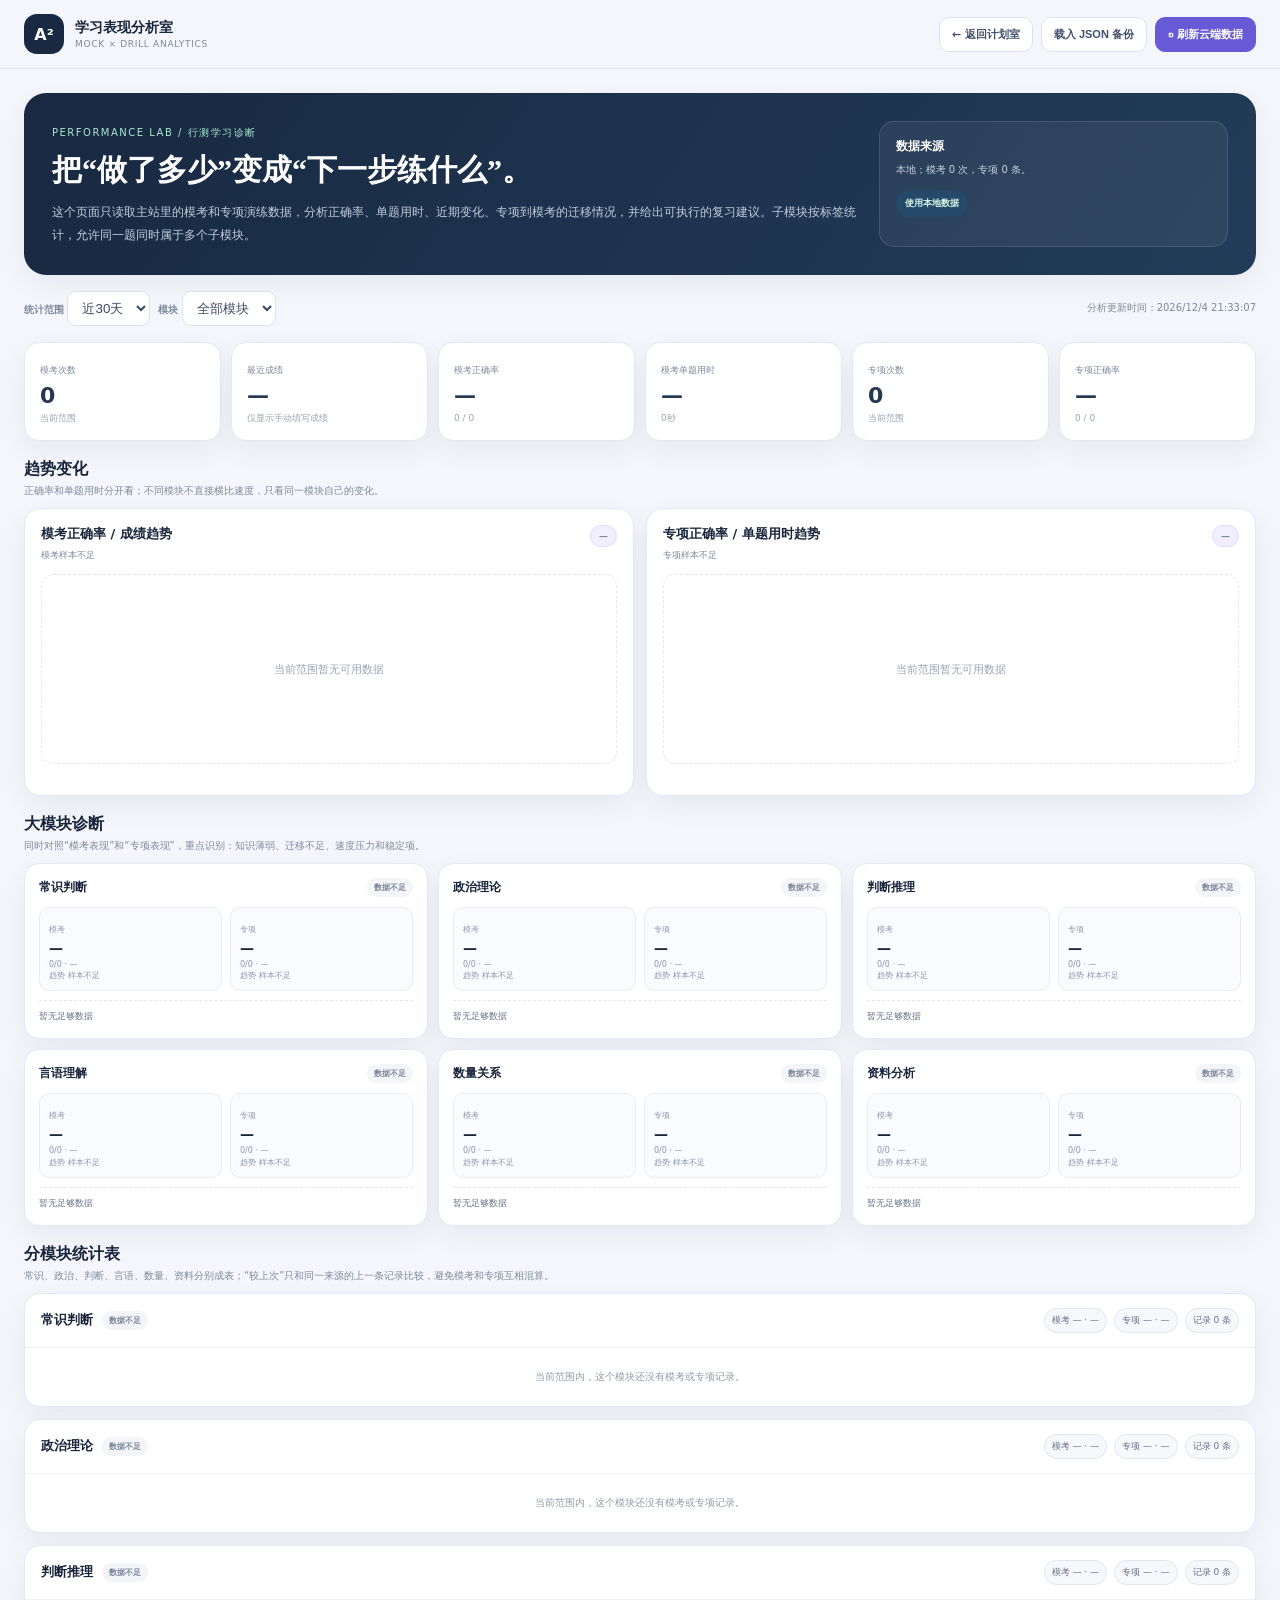
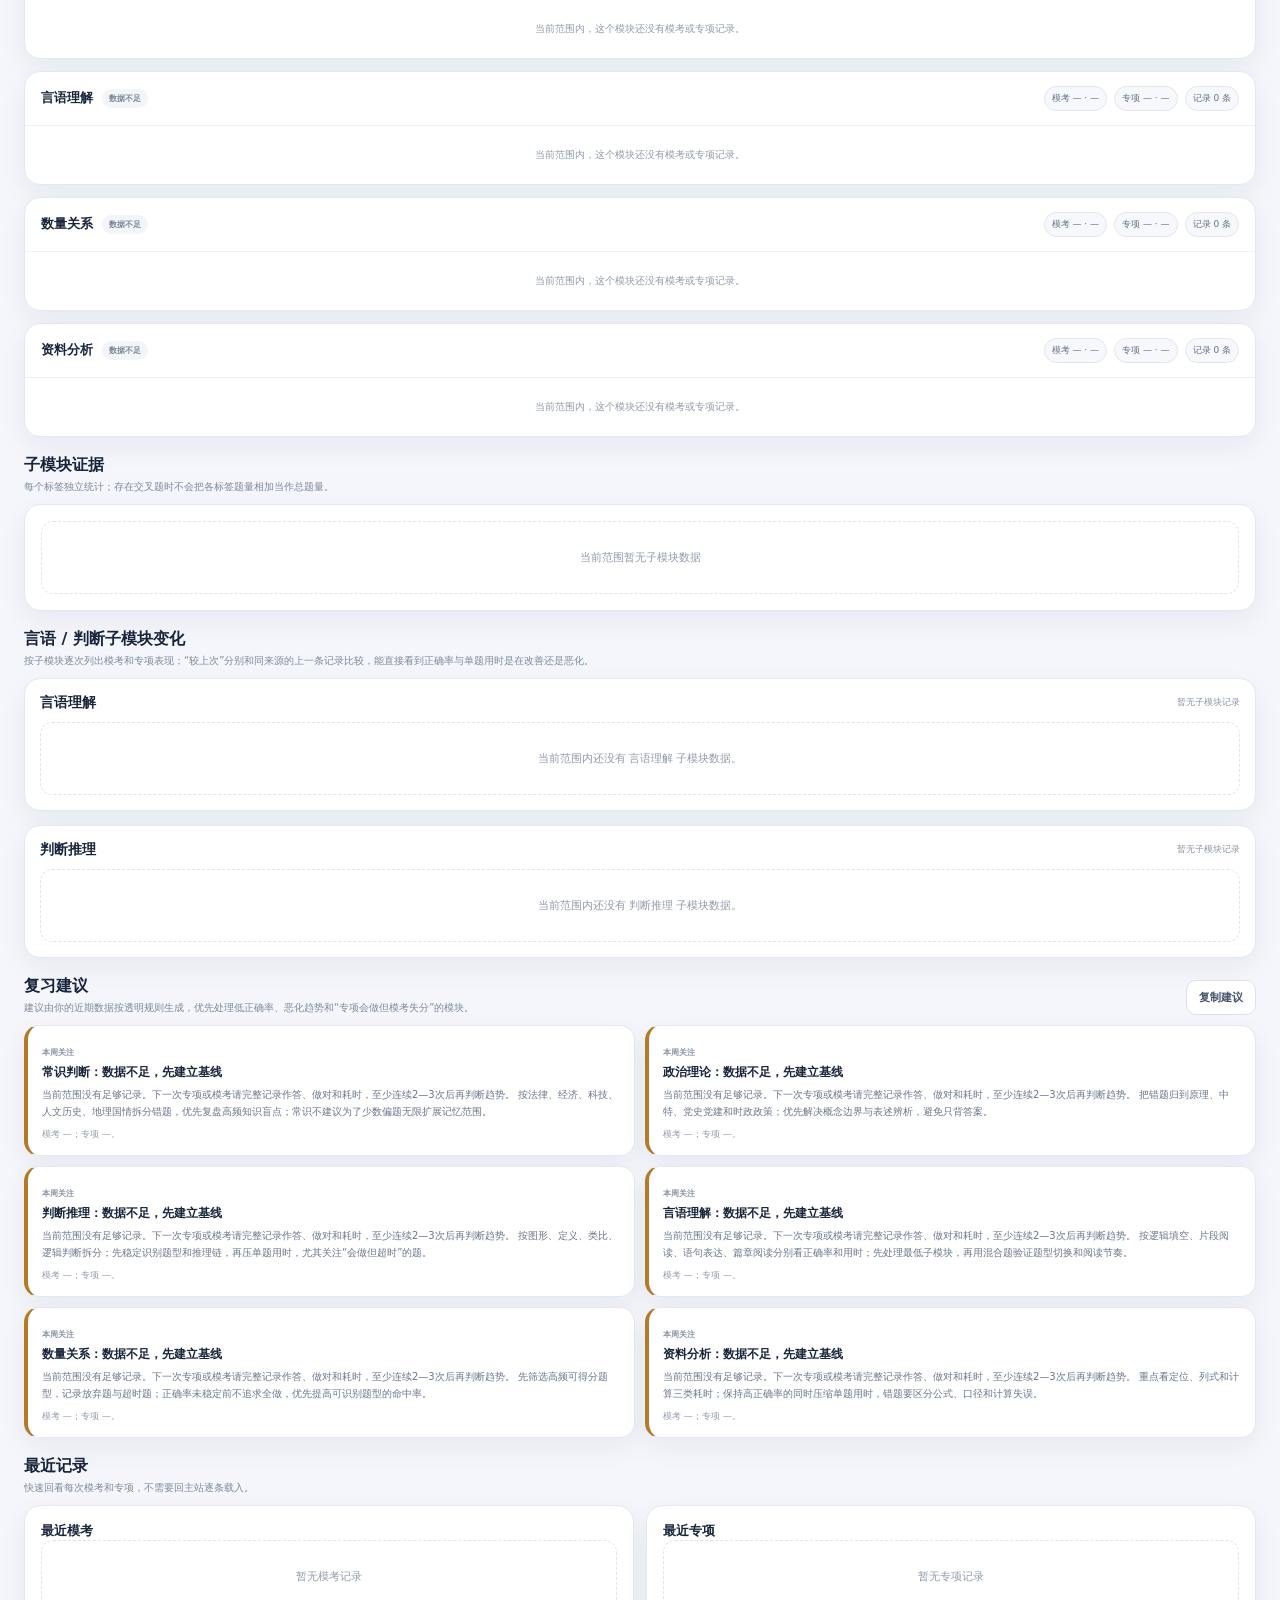
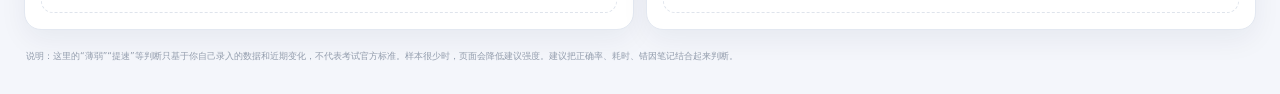
<file: analytics/index.html>
<!doctype html>
<html lang="zh-CN">
<head>
<meta charset="utf-8">
<meta name="viewport" content="width=device-width,initial-scale=1">
<title>学习表现分析室 · 行测模考与专项演练</title>
<style>
:root{--bg:#f4f6fb;--panel:#fff;--text:#17243a;--muted:#7d899c;--line:#e3e8f1;--navy:#182941;--purple:#685ad6;--purple2:#8174ea;--green:#2d8a70;--red:#b35b61;--amber:#b47a28;--shadow:0 10px 28px rgba(25,41,65,.06)}
*{box-sizing:border-box}body{margin:0;background:var(--bg);color:var(--text);font-family:Inter,"PingFang SC","Microsoft YaHei",system-ui,sans-serif}.app{min-height:100vh}.top{position:sticky;top:0;z-index:20;background:rgba(244,246,251,.92);backdrop-filter:blur(16px);border-bottom:1px solid rgba(220,226,237,.9)}.top-inner{max-width:1500px;margin:auto;padding:14px 24px;display:flex;align-items:center;justify-content:space-between;gap:14px}.brand{display:flex;align-items:center;gap:11px}.logo{width:40px;height:40px;border-radius:13px;background:var(--navy);color:#fff;display:grid;place-items:center;font-weight:900}.brand b{display:block;font-size:14px}.brand small{display:block;color:var(--muted);font-size:9px;letter-spacing:.7px;margin-top:2px}.actions{display:flex;gap:8px;flex-wrap:wrap}.btn{border:1px solid #dce2ec;background:#fff;color:#41506a;border-radius:10px;padding:9px 12px;font-size:11px;font-weight:800;text-decoration:none;cursor:pointer}.btn.primary{background:var(--purple);border-color:var(--purple);color:#fff}.btn.dark{background:var(--navy);border-color:var(--navy);color:#fff}
main{max-width:1500px;margin:auto;padding:24px}.hero{background:linear-gradient(125deg,#182941,#223c59);border-radius:22px;padding:28px;color:white;box-shadow:var(--shadow);display:grid;grid-template-columns:minmax(0,1.5fr) minmax(280px,.65fr);gap:20px}.hero small{color:#a9ead1;letter-spacing:1.5px;font-size:10px}.hero h1{font:800 30px Georgia,"Songti SC",serif;margin:10px 0}.hero p{color:#c1cede;font-size:12px;line-height:1.9;margin:0;max-width:820px}.source{border:1px solid rgba(255,255,255,.12);background:rgba(255,255,255,.06);border-radius:15px;padding:16px}.source strong{display:block;font-size:12px}.source span{display:block;color:#c6d2df;font-size:10px;line-height:1.7;margin-top:6px}.source .status{margin-top:12px;display:inline-block;border-radius:999px;padding:6px 9px;background:#254968;color:#d7f6e8;font-size:9px;font-weight:800}
.toolbar{margin:16px 0;display:flex;justify-content:space-between;gap:10px;align-items:center;flex-wrap:wrap}.filter{display:flex;gap:8px;align-items:center;flex-wrap:wrap}.filter label{font-size:10px;color:var(--muted);font-weight:800}.filter select{border:1px solid #dce2ec;background:#fff;border-radius:9px;padding:8px 10px;color:#3b4960}.muted{font-size:10px;color:var(--muted)}
.grid{display:grid;grid-template-columns:repeat(6,minmax(0,1fr));gap:10px}.kpi{background:var(--panel);border:1px solid var(--line);border-radius:15px;padding:15px;box-shadow:var(--shadow)}.kpi small{font-size:9px;color:var(--muted)}.kpi strong{display:block;font-size:22px;margin-top:6px;color:#263751}.kpi em{display:block;font-style:normal;font-size:9px;color:#9aa3b1;margin-top:4px;line-height:1.5}
.section{margin-top:18px}.section-head{display:flex;align-items:flex-end;justify-content:space-between;gap:10px;margin-bottom:10px}.section-head h2{font-size:16px;margin:0}.section-head p{font-size:10px;color:var(--muted);margin:4px 0 0}.charts{display:grid;grid-template-columns:repeat(2,minmax(0,1fr));gap:12px}.panel{background:var(--panel);border:1px solid var(--line);border-radius:17px;padding:16px;box-shadow:var(--shadow);min-width:0}.panel-top{display:flex;justify-content:space-between;align-items:flex-start;gap:10px}.panel h3{font-size:13px;margin:0}.panel-top span{font-size:9px;color:var(--muted)}.chart{margin-top:12px;min-height:205px}.chart svg{width:100%;height:190px;display:block}.chart-empty{height:190px;display:grid;place-items:center;color:#9aa3b2;font-size:11px;border:1px dashed #e3e7ef;border-radius:12px}.chart-meta{display:flex;justify-content:space-between;gap:8px;flex-wrap:wrap;margin-top:4px;color:#7f8b9e;font-size:9px}.latest-pill{border-radius:999px;padding:5px 8px;background:#f1efff;color:#5f54c6;border:1px solid #e1dcff;font-size:9px;font-weight:800}
.module-grid{display:grid;grid-template-columns:repeat(3,minmax(0,1fr));gap:10px}.module-card{background:#fff;border:1px solid var(--line);border-radius:15px;padding:14px;box-shadow:var(--shadow);min-width:0}.module-name{display:flex;justify-content:space-between;align-items:center;gap:8px}.module-name strong{font-size:12px}.flag{font-size:8px;border-radius:999px;padding:4px 7px;font-weight:850}.flag.good{background:#edf8f3;color:#2e755e}.flag.warn{background:#fff6e8;color:#9b6a25}.flag.bad{background:#fff0ef;color:#9d4e54}.flag.neutral{background:#f4f5f8;color:#778399}.dual{display:grid;grid-template-columns:1fr 1fr;gap:8px;margin-top:10px}.mini{border:1px solid #e9ecf2;background:#fafbfe;border-radius:10px;padding:9px}.mini small{font-size:8px;color:#909aa9}.mini b{display:block;font-size:14px;margin-top:4px}.mini em{display:block;font-style:normal;color:#8a95a6;font-size:8px;margin-top:3px;line-height:1.4}.diagnosis{font-size:9px;color:#66748a;line-height:1.65;margin-top:9px;border-top:1px dashed #e4e7ef;padding-top:8px}
.module-tables{display:flex;flex-direction:column;gap:12px}.module-table-card{background:#fff;border:1px solid var(--line);border-radius:16px;box-shadow:var(--shadow);overflow:hidden}.module-table-head{padding:14px 16px;display:flex;align-items:center;justify-content:space-between;gap:12px;flex-wrap:wrap;border-bottom:1px solid #edf0f5}.module-table-title{display:flex;align-items:center;gap:9px}.module-table-title h3{margin:0;font-size:13px}.module-table-summary{display:flex;gap:7px;flex-wrap:wrap}.module-table-summary span{font-size:9px;border:1px solid #e1e5ee;background:#f7f8fb;border-radius:999px;padding:5px 7px;color:#627087}.module-table-wrap{overflow:auto}.module-table{width:100%;border-collapse:collapse;min-width:940px;font-size:10px}.module-table th{color:#8793a5;text-align:left;padding:10px 12px;border-bottom:1px solid #e8ecf3;background:#fbfcfe;white-space:nowrap}.module-table td{padding:10px 12px;border-bottom:1px solid #eef1f5;color:#536177;white-space:nowrap}.module-table tr:last-child td{border-bottom:0}.source-badge{display:inline-flex;border-radius:999px;padding:4px 7px;font-size:8px;font-weight:850}.source-badge.mock{background:#f0eeff;color:#5e52c5;border:1px solid #ded9ff}.source-badge.drill{background:#edf8f3;color:#29725b;border:1px solid #d3eadf}.delta-up{color:#247158;font-weight:800}.delta-down{color:#a64f55;font-weight:800}.delta-flat{color:#8994a4}.module-table-empty{padding:22px;text-align:center;color:#909baa;font-size:10px}.sub-change-groups{display:flex;flex-direction:column;gap:14px}.sub-change-parent{background:#fff;border:1px solid var(--line);border-radius:16px;box-shadow:var(--shadow);padding:15px}.sub-change-parent-head{display:flex;justify-content:space-between;align-items:center;gap:10px;flex-wrap:wrap;margin-bottom:10px}.sub-change-parent-head h3{margin:0;font-size:14px}.sub-change-parent-head span{font-size:9px;color:#8994a5}.sub-change-grid{display:grid;grid-template-columns:repeat(2,minmax(0,1fr));gap:10px}.sub-change-card{border:1px solid #e5e9f1;border-radius:13px;overflow:hidden;background:#fcfcfe}.sub-change-head{padding:11px 12px;border-bottom:1px solid #eceff4;display:flex;align-items:center;justify-content:space-between;gap:8px}.sub-change-head strong{font-size:11px}.sub-change-head span{font-size:9px;color:#8591a3}.sub-change-table{overflow:auto}.sub-change-table table{width:100%;border-collapse:collapse;min-width:620px;font-size:9px}.sub-change-table th{padding:8px 9px;text-align:left;color:#8a95a7;background:#f8f9fc;border-bottom:1px solid #e8ecf2;white-space:nowrap}.sub-change-table td{padding:8px 9px;border-bottom:1px solid #eef1f5;color:#56647a;white-space:nowrap}.sub-change-table tr:last-child td{border-bottom:0}.sub-change-note{font-size:9px;color:#8c97a7;line-height:1.65;padding:10px 11px;background:#fafbfe;border-top:1px dashed #e4e8ef}@media(max-width:900px){.sub-change-grid{grid-template-columns:1fr}}.sub-table{overflow:auto}.sub-table table{width:100%;border-collapse:collapse;min-width:850px;font-size:10px}.sub-table th{color:#8a95a6;text-align:left;padding:10px;border-bottom:1px solid #e8ebf2}.sub-table td{padding:10px;border-bottom:1px solid #eef0f5;color:#536177}.sub-table b{color:#2d3b52}.acc-good{color:#247158!important}.acc-bad{color:#a64f55!important}.pace{white-space:nowrap}
.advice-grid{display:grid;grid-template-columns:repeat(2,minmax(0,1fr));gap:10px}.advice{background:#fff;border:1px solid var(--line);border-radius:15px;padding:14px;box-shadow:var(--shadow)}.advice.high{border-left:4px solid var(--red)}.advice.medium{border-left:4px solid var(--amber)}.advice.keep{border-left:4px solid var(--green)}.advice .tag{font-size:8px;color:#8792a3;font-weight:850}.advice h3{font-size:12px;margin:5px 0}.advice p{font-size:10px;color:#68768c;line-height:1.75;margin:0}.advice .evidence{font-size:9px;color:#939dab;margin-top:7px}
.list-grid{display:grid;grid-template-columns:repeat(2,minmax(0,1fr));gap:12px}.record{border:1px solid #e6eaf1;border-radius:12px;padding:12px;margin-top:8px;background:#fcfcfe}.record-head{display:flex;justify-content:space-between;gap:8px;align-items:center}.record-head strong{font-size:11px}.record-head span{font-size:9px;color:#8994a5}.chips{display:flex;gap:5px;flex-wrap:wrap;margin-top:8px}.chip{font-size:8px;border:1px solid #e1e5ed;background:#f6f7fb;border-radius:999px;padding:4px 6px;color:#5e6b80}.chip.bad{background:#fff1f0;border-color:#f0d5d2;color:#9d5055}.chip.good{background:#edf8f3;border-color:#d3eadf;color:#28725a}
.empty{padding:28px;text-align:center;color:#909bab;font-size:11px;border:1px dashed #dfe4ec;border-radius:12px}.foot{font-size:9px;color:#929cac;line-height:1.8;margin:18px 2px 6px}
@media(max-width:1100px){.grid{grid-template-columns:repeat(3,1fr)}.module-grid{grid-template-columns:repeat(2,1fr)}.hero{grid-template-columns:1fr}}
@media(max-width:760px){main{padding:14px}.top-inner{padding:11px 14px}.brand small{display:none}.grid{grid-template-columns:repeat(2,1fr)}.charts,.advice-grid,.list-grid,.module-grid{grid-template-columns:1fr}.hero{padding:20px}.hero h1{font-size:24px}.dual{grid-template-columns:1fr 1fr}}
</style>
</head>
<body>
<div class="app">
<header class="top"><div class="top-inner"><div class="brand"><div class="logo">A²</div><div><b>学习表现分析室</b><small>MOCK × DRILL ANALYTICS</small></div></div><div class="actions"><a class="btn" href="../">← 返回计划室</a><button class="btn" id="importBtn">载入 JSON 备份</button><input id="importFile" type="file" accept=".json,application/json" hidden><button class="btn primary" id="refreshBtn">↻ 刷新云端数据</button></div></div></header>
<main>
<section class="hero"><div><small>PERFORMANCE LAB / 行测学习诊断</small><h1>把“做了多少”变成“下一步练什么”。</h1><p>这个页面只读取主站里的模考和专项演练数据，分析正确率、单题用时、近期变化、专项到模考的迁移情况，并给出可执行的复习建议。子模块按标签统计，允许同一题同时属于多个子模块。</p></div><div class="source"><strong>数据来源</strong><span id="sourceText">正在读取主站数据…</span><span class="status" id="sourceStatus">读取中</span></div></section>

<div class="toolbar"><div class="filter"><label>统计范围 <select id="range"><option value="14">近14天</option><option value="30" selected>近30天</option><option value="60">近60天</option><option value="all">全部</option></select></label><label>模块 <select id="module"><option value="all">全部模块</option></select></label></div><div class="muted" id="updatedAt">—</div></div>

<section class="grid" id="kpis"></section>

<section class="section"><div class="section-head"><div><h2>趋势变化</h2><p>正确率和单题用时分开看；不同模块不直接横比速度，只看同一模块自己的变化。</p></div></div><div class="charts"><div class="panel"><div class="panel-top"><div><h3>模考正确率 / 成绩趋势</h3><span id="mockTrendNote">—</span></div><span class="latest-pill" id="mockLatest">—</span></div><div class="chart" id="mockChart"></div></div><div class="panel"><div class="panel-top"><div><h3>专项正确率 / 单题用时趋势</h3><span id="drillTrendNote">—</span></div><span class="latest-pill" id="drillLatest">—</span></div><div class="chart" id="drillChart"></div></div></div></section>

<section class="section"><div class="section-head"><div><h2>大模块诊断</h2><p>同时对照“模考表现”和“专项表现”，重点识别：知识薄弱、迁移不足、速度压力和稳定项。</p></div></div><div class="module-grid" id="moduleCards"></div></section>

<section class="section"><div class="section-head"><div><h2>分模块统计表</h2><p>常识、政治、判断、言语、数量、资料分别成表；“较上次”只和同一来源的上一条记录比较，避免模考和专项互相混算。</p></div></div><div class="module-tables" id="moduleTables"></div></section>

<section class="section"><div class="section-head"><div><h2>子模块证据</h2><p>每个标签独立统计；存在交叉题时不会把各标签题量相加当作总题量。</p></div></div><div class="panel sub-table" id="subTable"></div></section>

<section class="section"><div class="section-head"><div><h2>言语 / 判断子模块变化</h2><p>按子模块逐次列出模考和专项表现；“较上次”分别和同来源的上一条记录比较，能直接看到正确率与单题用时是在改善还是恶化。</p></div></div><div class="sub-change-groups" id="subChanges"></div></section>

<section class="section"><div class="section-head"><div><h2>复习建议</h2><p>建议由你的近期数据按透明规则生成，优先处理低正确率、恶化趋势和“专项会做但模考失分”的模块。</p></div><button class="btn" id="copyAdvice">复制建议</button></div><div class="advice-grid" id="advice"></div></section>

<section class="section"><div class="section-head"><div><h2>最近记录</h2><p>快速回看每次模考和专项，不需要回主站逐条载入。</p></div></div><div class="list-grid"><div class="panel"><h3>最近模考</h3><div id="recentMocks"></div></div><div class="panel"><h3>最近专项</h3><div id="recentDrills"></div></div></div></section>

<p class="foot">说明：这里的“薄弱”“提速”等判断只基于你自己录入的数据和近期变化，不代表考试官方标准。样本很少时，页面会降低建议强度。建议把正确率、耗时、错因笔记结合起来判断。</p>
</main>
</div>

<script>
(function(){
"use strict";
var KEY="dual-study-workspace-v1",CLOUD_CFG="dual-study-cloud-config-v1",CLOUD_AUTH="dual-study-cloud-auth-v1";
var MODULES=["常识判断","政治理论","判断推理","言语理解","数量关系","资料分析"];
var state={version:1,civilMocks:[],drills:[]},source="本地";
var $=function(id){return document.getElementById(id)};
function safe(x){return Array.isArray(x)?x:[]}
function num(x){var n=Number(x);return Number.isFinite(n)?n:0}
function esc(v){return String(v==null?"":v).replace(/[&<>"']/g,function(c){return {"&":"&amp;","<":"&lt;",">":"&gt;",'"':"&quot;","'":"&#39;"}[c]})}
function legacy(name){return name==="政治理论／常识"?"政治理论":name}
function metricSeconds(m){if(Number.isFinite(Number(m&&m.seconds))&&Number(m.seconds)>0)return Math.round(Number(m.seconds));if(Number.isFinite(Number(m&&m.t))&&Number(m.t)>0)return Math.round(Number(m.t)*60);return 0}
function drillSeconds(x){if(Number.isFinite(Number(x&&x.seconds))&&Number(x.seconds)>0)return Math.round(Number(x.seconds));if(Number.isFinite(Number(x&&x.minutes))&&Number(x.minutes)>0)return Math.round(Number(x.minutes)*60);return 0}
function subSeconds(x){return metricSeconds(x)}
function pct(c,n){return n?100*c/n:NaN}
function pace(sec,n){return n&&sec?sec/n:NaN}
function fmtPct(v){return Number.isFinite(v)?v.toFixed(1)+"%":"—"}
function fmtPace(v){if(!Number.isFinite(v)||v<=0)return "—";if(v<60)return (Math.round(v*10)/10).toString()+"秒/题";var m=Math.floor(v/60),s=Math.round(v-m*60);return m+"分"+(s?s+"秒":"")+"/题"}
function fmtDur(s){s=Math.max(0,Math.round(s||0));var h=Math.floor(s/3600),m=Math.floor((s%3600)/60),sec=s%60;return (h?h+"小时":"")+(m?m+"分":"")+(sec?sec+"秒":"")||"0秒"}
function dateMs(s){var a=String(s||"").split("-").map(Number);return new Date(a[0],a[1]-1,a[2],12).getTime()}
function latestSort(a,b){return String(b.date).localeCompare(String(a.date))||(b.savedAt||0)-(a.savedAt||0)}
function filtered(rows){var r=$("range").value;if(r==="all")return rows.slice();var days=Number(r),cut=Date.now()-(days-1)*86400000;return rows.filter(function(x){return dateMs(x.date)>=cut})}
function selectedModule(){return $("module").value}
function mockMetric(x,name){return safe(x.metrics).find(function(m){return legacy(m.name)===name})}
function mockOverall(x){var ms=safe(x.metrics),n=0,c=0,sec=0;ms.forEach(function(m){n+=num(m.n);c+=num(m.c);sec+=metricSeconds(m)});return {n:n,c:c,sec:sec,p:pct(c,n)}}
function seriesDelta(items,key){if(items.length<2)return NaN;var last=items[items.length-1][key],prev=items[items.length-2][key];return Number.isFinite(last)&&Number.isFinite(prev)?last-prev:NaN}
function avg(arr){var a=arr.filter(Number.isFinite);return a.length?a.reduce(function(s,x){return s+x},0)/a.length:NaN}
function trendLabel(delta,isPct){if(!Number.isFinite(delta))return "样本不足";var sign=delta>0?"+":"";return sign+delta.toFixed(1)+(isPct?"pp":"秒")}
function accClass(v){return !Number.isFinite(v)?"":v>=85?"acc-good":v<70?"acc-bad":""}
function flagFor(v){if(!Number.isFinite(v))return ["数据不足","neutral"];if(v>=85)return ["稳定","good"];if(v>=75)return ["关注","warn"];return ["优先复盘","bad"]}
function stateFromLocal(){try{var s=JSON.parse(localStorage.getItem(KEY)||"null");if(s&&s.version===1){state=s;source="本地缓存";return true}}catch(e){}return false}
function authGet(){try{return JSON.parse(localStorage.getItem(CLOUD_AUTH)||"null")}catch(e){return null}}
function cfgGet(){try{return JSON.parse(localStorage.getItem(CLOUD_CFG)||"null")}catch(e){return null}}
async function refreshCloud(){
 var cfg=cfgGet(),auth=authGet();
 if(!cfg||!auth||!auth.refresh_token||!auth.user||!auth.user.id)throw new Error("主站尚未登录云同步");
 if(Date.now()>((auth.expires_at||0)*1000-90000)){
   var rr=await fetch(cfg.url.replace(/\/+$/,"")+"/auth/v1/token?grant_type=refresh_token",{method:"POST",headers:{"apikey":cfg.key,"Content-Type":"application/json"},body:JSON.stringify({refresh_token:auth.refresh_token})});
   var ra=await rr.json();if(!rr.ok||!ra.access_token)throw new Error("登录已过期，请先回主站重新登录");
   auth={access_token:ra.access_token,refresh_token:ra.refresh_token,expires_at:ra.expires_at||(Math.floor(Date.now()/1000)+(ra.expires_in||3600)),user:ra.user||auth.user};
   localStorage.setItem(CLOUD_AUTH,JSON.stringify(auth));
 }
 var url=cfg.url.replace(/\/+$/,"")+"/rest/v1/study_workspace?select=revision,data&user_id=eq."+encodeURIComponent(auth.user.id);
 var r=await fetch(url,{headers:{"apikey":cfg.key,"Authorization":"Bearer "+auth.access_token,"Accept":"application/json"},cache:"no-store"});
 var body=await r.json();if(!r.ok)throw new Error(body.message||body.error||("HTTP "+r.status));
 if(body&&body[0]&&body[0].data){state=body[0].data;source="Supabase 云端 · revision "+body[0].revision;return true}
 throw new Error("云端没有找到学习记录");
}
function rangeRows(){
 var mocks=filtered(safe(state.civilMocks)).sort(function(a,b){return dateMs(a.date)-dateMs(b.date)});
 var drills=filtered(safe(state.drills)).sort(function(a,b){return dateMs(a.date)-dateMs(b.date)});
 return {mocks:mocks,drills:drills};
}
function mockPoint(x,module){
 if(module==="all"){var o=mockOverall(x);return {date:x.date,p:o.p,pace:pace(o.sec,o.n),score:x.score==null||x.score===""?NaN:Number(x.score),n:o.n,c:o.c}}
 var m=mockMetric(x,module);if(!m||!num(m.n))return null;return {date:x.date,p:pct(num(m.c),num(m.n)),pace:pace(metricSeconds(m),num(m.n)),score:x.score==null||x.score===""?NaN:Number(x.score),n:num(m.n),c:num(m.c)}
}
function drillPoint(x,module){
 if(module!=="all"&&x.module!==module)return null;
 return {date:x.date,p:pct(num(x.correct),num(x.answered)),pace:pace(drillSeconds(x),num(x.answered)),n:num(x.answered),c:num(x.correct),module:x.module}
}
function lineChart(container,points,key,formatter,color){
 if(!points.length){container.innerHTML='<div class="chart-empty">当前范围暂无可用数据</div>';return}
 var vals=points.map(function(x){return x[key]}).filter(Number.isFinite);
 if(!vals.length){container.innerHTML='<div class="chart-empty">当前范围暂无这一指标</div>';return}
 var pts=points.filter(function(x){return Number.isFinite(x[key])}).slice(-12),values=pts.map(function(x){return x[key]});
 var min=Math.min.apply(null,values),max=Math.max.apply(null,values);
 if(key==="p"){min=Math.max(0,min-5);max=Math.min(100,max+5)}
 else{var pad=Math.max(3,(max-min)*.18);min=Math.max(0,min-pad);max=max+pad}
 if(max===min){max=min+1}
 var W=640,H=170,L=42,R=12,T=16,B=32;
 function x(i){return pts.length===1?(W+L-R)/2:L+i*(W-L-R)/(pts.length-1)}
 function y(v){return T+(max-v)*(H-T-B)/(max-min)}
 var path=pts.map(function(p,i){return (i?"L":"M")+x(i).toFixed(1)+" "+y(p[key]).toFixed(1)}).join(" ");
 var grid=[0,.5,1].map(function(t){var yy=T+t*(H-T-B),vv=max-t*(max-min);return '<line x1="'+L+'" x2="'+(W-R)+'" y1="'+yy+'" y2="'+yy+'" stroke="#e9edf4" stroke-dasharray="4 4"/><text x="2" y="'+(yy+3)+'" font-size="9" fill="#98a2b1">'+esc(formatter(vv))+'</text>'}).join("");
 var circles=pts.map(function(p,i){return '<circle cx="'+x(i)+'" cy="'+y(p[key])+'" r="4" fill="'+color+'"><title>'+esc(p.date+" · "+formatter(p[key]))+'</title></circle>'}).join("");
 var labels=pts.map(function(p,i){if(pts.length>7&&i%Math.ceil(pts.length/6)!==0&&i!==pts.length-1)return "";return '<text x="'+x(i)+'" y="'+(H-8)+'" text-anchor="middle" font-size="8" fill="#919cab">'+esc(p.date.slice(5))+'</text>'}).join("");
 container.innerHTML='<svg viewBox="0 0 '+W+' '+H+'" role="img">'+grid+'<path d="'+path+'" fill="none" stroke="'+color+'" stroke-width="3" stroke-linecap="round" stroke-linejoin="round"/>'+circles+labels+'</svg><div class="chart-meta"><span>最低 '+esc(formatter(Math.min.apply(null,values)))+'</span><span>最高 '+esc(formatter(Math.max.apply(null,values)))+'</span></div>';
}
function aggregateMock(module,rows){
 var items=[];rows.forEach(function(x){var p=mockPoint(x,module);if(p&&p.n)items.push(p)});
 var n=items.reduce(function(s,x){return s+x.n},0),c=items.reduce(function(s,x){return s+x.c},0);
 var sec=0;rows.forEach(function(x){if(module==="all"){sec+=mockOverall(x).sec}else{var m=mockMetric(x,module);if(m)sec+=metricSeconds(m)}});
 return {items:items,n:n,c:c,sec:sec,p:pct(c,n),pace:pace(sec,n),delta:seriesDelta(items,"p"),paceDelta:seriesDelta(items,"pace")};
}
function aggregateDrill(module,rows){
 var items=[];rows.forEach(function(x){var p=drillPoint(x,module);if(p&&p.n)items.push(p)});
 var n=items.reduce(function(s,x){return s+x.n},0),c=items.reduce(function(s,x){return s+x.c},0),sec=0;
 rows.forEach(function(x){if(module==="all"||x.module===module)sec+=drillSeconds(x)});
 return {items:items,n:n,c:c,sec:sec,p:pct(c,n),pace:pace(sec,n),delta:seriesDelta(items,"p"),paceDelta:seriesDelta(items,"pace")};
}
function diagnosis(m,d){
 if(!m.n&&!d.n)return "暂无足够数据";
 if(m.n&&d.n&&m.p<75&&d.p>=82)return "专项表现明显好于模考，重点不是继续刷同类题，而是训练混合题型、限时切换和整卷迁移。";
 if(m.n&&d.n&&m.p<75&&d.p<75)return "专项和模考都偏弱，更像知识/方法层面的稳定短板，应先专项补方法，再回整卷验证。";
 if(m.n&&Number.isFinite(m.delta)&&m.delta<-5)return "模考正确率近期下降较明显，优先复盘最近两次错误类型和做题顺序。";
 if(d.n&&Number.isFinite(d.delta)&&d.delta<-5)return "专项正确率近期走低，先检查是否因提速、题型难度或知识点遗忘造成。";
 if(m.n&&m.p>=85&&d.n&&d.p>=85)return "准确率较稳定，可把训练重点转向时间压缩和保持手感。";
 if((m.n&&m.p<75)||(d.n&&d.p<75))return "当前正确率仍是首要矛盾，先提升稳定性，再追求速度。";
 return "整体处于可用区间，继续观察正确率和单题用时是否同向改善。";
}
function renderKpis(rows){
 var module=selectedModule(),m=aggregateMock(module,rows.mocks),d=aggregateDrill(module,rows.drills);
 var scores=rows.mocks.map(function(x){return x.score==null||x.score===""?NaN:Number(x.score)}).filter(Number.isFinite);
 var latestScore=scores.length?scores[scores.length-1]:NaN;
 var vals=[
  ["模考次数",m.items.length,"当前范围"],
  ["最近成绩",Number.isFinite(latestScore)?latestScore.toFixed(latestScore%1?1:0)+"分":"—","仅显示手动填写成绩"],
  ["模考正确率",fmtPct(m.p),m.c+" / "+m.n],
  ["模考单题用时",fmtPace(m.pace),fmtDur(m.sec)],
  ["专项次数",d.items.length,"当前范围"],
  ["专项正确率",fmtPct(d.p),d.c+" / "+d.n]
 ];
 $("kpis").innerHTML=vals.map(function(x){return '<div class="kpi"><small>'+esc(x[0])+'</small><strong>'+esc(x[1])+'</strong><em>'+esc(x[2])+'</em></div>'}).join("");
}
function renderCharts(rows){
 var module=selectedModule(),mp=rows.mocks.map(function(x){return mockPoint(x,module)}).filter(Boolean),dp=rows.drills.map(function(x){return drillPoint(x,module)}).filter(Boolean);
 lineChart($("mockChart"),mp,"p",function(v){return v.toFixed(0)+"%"},"#685ad6");
 lineChart($("drillChart"),dp,"p",function(v){return v.toFixed(0)+"%"},"#2d8a70");
 var md=seriesDelta(mp,"p"),dd=seriesDelta(dp,"p"),mPace=seriesDelta(mp,"pace"),dPace=seriesDelta(dp,"pace");
 $("mockTrendNote").textContent=(Number.isFinite(md)?"最近一次较上次 "+trendLabel(md,true):"模考样本不足")+(Number.isFinite(mPace)?" · 用时 "+trendLabel(mPace,false):"");
 $("drillTrendNote").textContent=(Number.isFinite(dd)?"最近一次较上次 "+trendLabel(dd,true):"专项样本不足")+(Number.isFinite(dPace)?" · 用时 "+trendLabel(dPace,false):"");
 var ml=mp[mp.length-1],dl=dp[dp.length-1];
 $("mockLatest").textContent=ml?ml.date+" · "+fmtPct(ml.p):"—";
 $("drillLatest").textContent=dl?dl.date+" · "+fmtPct(dl.p):"—";
}
function renderModules(rows){
 var html=MODULES.map(function(name){
   var m=aggregateMock(name,rows.mocks),d=aggregateDrill(name,rows.drills),base=Number.isFinite(m.p)&&Number.isFinite(d.p)?Math.min(m.p,d.p):(Number.isFinite(m.p)?m.p:d.p),fl=flagFor(base);
   return '<div class="module-card"><div class="module-name"><strong>'+esc(name)+'</strong><span class="flag '+fl[1]+'">'+fl[0]+'</span></div><div class="dual"><div class="mini"><small>模考</small><b class="'+accClass(m.p)+'">'+fmtPct(m.p)+'</b><em>'+m.c+'/'+m.n+' · '+fmtPace(m.pace)+'<br>趋势 '+trendLabel(m.delta,true)+'</em></div><div class="mini"><small>专项</small><b class="'+accClass(d.p)+'">'+fmtPct(d.p)+'</b><em>'+d.c+'/'+d.n+' · '+fmtPace(d.pace)+'<br>趋势 '+trendLabel(d.delta,true)+'</em></div></div><div class="diagnosis">'+esc(diagnosis(m,d))+'</div></div>';
 }).join("");
 $("moduleCards").innerHTML=html;
}
function moduleTableRows(name,rows){
 var out=[],mockHistory=[],drillHistory=[];
 rows.mocks.forEach(function(x){var m=mockMetric(x,name);if(!m||!num(m.n))return;mockHistory.push({date:x.date,source:"mock",n:num(m.n),c:num(m.c),sec:metricSeconds(m),p:pct(num(m.c),num(m.n)),pace:pace(metricSeconds(m),num(m.n)),subCount:safe(m.submetrics).filter(function(s){return num(s.n)>0}).length,savedAt:x.savedAt||0})});
 rows.drills.forEach(function(x){if(x.module!==name||!num(x.answered))return;drillHistory.push({date:x.date,source:"drill",n:num(x.answered),c:num(x.correct),sec:drillSeconds(x),p:pct(num(x.correct),num(x.answered)),pace:pace(drillSeconds(x),num(x.answered)),subCount:safe(x.submetrics).filter(function(s){return num(s.n)>0}).length,savedAt:x.savedAt||0})});
 mockHistory.sort(function(a,b){return dateMs(a.date)-dateMs(b.date)||a.savedAt-b.savedAt});
 drillHistory.sort(function(a,b){return dateMs(a.date)-dateMs(b.date)||a.savedAt-b.savedAt});
 function addDelta(arr){arr.forEach(function(x,i){var prev=arr[i-1];x.accDelta=prev&&Number.isFinite(prev.p)?x.p-prev.p:NaN;x.paceDelta=prev&&Number.isFinite(prev.pace)&&Number.isFinite(x.pace)?x.pace-prev.pace:NaN})}
 addDelta(mockHistory);addDelta(drillHistory);
 out=mockHistory.concat(drillHistory).sort(function(a,b){return dateMs(b.date)-dateMs(a.date)||b.savedAt-a.savedAt});
 return out;
}
function deltaText(v,isPace){
 if(!Number.isFinite(v))return '<span class="delta-flat">—</span>';
 var cls=Math.abs(v)<0.05?"delta-flat":(isPace?(v<0?"delta-up":"delta-down"):(v>0?"delta-up":"delta-down"));
 var sign=v>0?"+":"";
 return '<span class="'+cls+'">'+sign+v.toFixed(1)+(isPace?"秒":"pp")+'</span>';
}
function renderModuleTables(rows){
 var chosen=selectedModule(),names=chosen==="all"?MODULES:[chosen];
 $("moduleTables").innerHTML=names.map(function(name){
   var list=moduleTableRows(name,rows),m=aggregateMock(name,rows.mocks),d=aggregateDrill(name,rows.drills);
   var summary='<div class="module-table-summary"><span>模考 '+fmtPct(m.p)+' · '+fmtPace(m.pace)+'</span><span>专项 '+fmtPct(d.p)+' · '+fmtPace(d.pace)+'</span><span>记录 '+list.length+' 条</span></div>';
   var body=list.length?'<div class="module-table-wrap"><table class="module-table"><thead><tr><th>日期</th><th>来源</th><th>做对 / 作答</th><th>正确率</th><th>总耗时</th><th>单题用时</th><th>正确率较上次</th><th>单题用时较上次</th><th>子模块标签</th></tr></thead><tbody>'+list.map(function(x){return '<tr><td><b>'+esc(x.date)+'</b></td><td><span class="source-badge '+x.source+'">'+(x.source==="mock"?"模考":"专项")+'</span></td><td>'+x.c+' / '+x.n+'</td><td class="'+accClass(x.p)+'">'+fmtPct(x.p)+'</td><td>'+fmtDur(x.sec)+'</td><td>'+fmtPace(x.pace)+'</td><td>'+deltaText(x.accDelta,false)+'</td><td>'+deltaText(x.paceDelta,true)+'</td><td>'+x.subCount+' 个</td></tr>'}).join("")+'</tbody></table></div>':'<div class="module-table-empty">当前范围内，这个模块还没有模考或专项记录。</div>';
   return '<div class="module-table-card"><div class="module-table-head"><div class="module-table-title"><h3>'+esc(name)+'</h3>'+function(){var base=Number.isFinite(m.p)&&Number.isFinite(d.p)?Math.min(m.p,d.p):(Number.isFinite(m.p)?m.p:d.p),fl=flagFor(base);return '<span class="flag '+fl[1]+'">'+fl[0]+'</span>'}()+'</div>'+summary+'</div>'+body+'</div>';
 }).join("");
}
function subStats(rows){
 var map={};
 function get(parent,name){var k=parent+"|||"+name;if(!map[k])map[k]={parent:parent,name:name,mock:{c:0,n:0,sec:0,items:[]},drill:{c:0,n:0,sec:0,items:[]}};return map[k]}
 rows.mocks.forEach(function(x){safe(x.metrics).forEach(function(m){var parent=legacy(m.name);safe(m.submetrics).forEach(function(s){if(!num(s.n))return;var r=get(parent,s.name),p=pct(num(s.c),num(s.n));r.mock.c+=num(s.c);r.mock.n+=num(s.n);r.mock.sec+=subSeconds(s);r.mock.items.push({date:x.date,p:p,pace:pace(subSeconds(s),num(s.n))})})})});
 rows.drills.forEach(function(x){safe(x.submetrics).forEach(function(s){if(!num(s.n))return;var r=get(x.module,s.name),p=pct(num(s.c),num(s.n));r.drill.c+=num(s.c);r.drill.n+=num(s.n);r.drill.sec+=subSeconds(s);r.drill.items.push({date:x.date,p:p,pace:pace(subSeconds(s),num(s.n))})})});
 return Object.values(map).map(function(r){
   r.mock.p=pct(r.mock.c,r.mock.n);r.mock.pace=pace(r.mock.sec,r.mock.n);r.mock.delta=seriesDelta(r.mock.items,"p");
   r.drill.p=pct(r.drill.c,r.drill.n);r.drill.pace=pace(r.drill.sec,r.drill.n);r.drill.delta=seriesDelta(r.drill.items,"p");
   return r;
 });
}
function renderSubs(rows){
 var module=selectedModule(),data=subStats(rows).filter(function(x){return module==="all"||x.parent===module});
 data.sort(function(a,b){var aa=Number.isFinite(a.mock.p)&&Number.isFinite(a.drill.p)?Math.min(a.mock.p,a.drill.p):(Number.isFinite(a.mock.p)?a.mock.p:a.drill.p),bb=Number.isFinite(b.mock.p)&&Number.isFinite(b.drill.p)?Math.min(b.mock.p,b.drill.p):(Number.isFinite(b.mock.p)?b.mock.p:b.drill.p);return (aa||999)-(bb||999)});
 if(!data.length){$("subTable").innerHTML='<div class="empty">当前范围暂无子模块数据</div>';return}
 $("subTable").innerHTML='<table><thead><tr><th>大模块</th><th>子模块标签</th><th>模考正确率</th><th>模考用时</th><th>专项正确率</th><th>专项用时</th><th>近期信号</th></tr></thead><tbody>'+data.map(function(r){
   var signal=[],md=r.mock.delta,dd=r.drill.delta;if(Number.isFinite(md)&&md<-5)signal.push("模考下降");if(Number.isFinite(dd)&&dd<-5)signal.push("专项下降");if(Number.isFinite(r.mock.p)&&Number.isFinite(r.drill.p)&&r.mock.p+8<r.drill.p)signal.push("迁移不足");if(!signal.length)signal.push("继续观察");
   return '<tr><td><b>'+esc(r.parent)+'</b></td><td>'+esc(r.name)+'</td><td class="'+accClass(r.mock.p)+'">'+fmtPct(r.mock.p)+' <span class="muted">'+r.mock.c+'/'+r.mock.n+'</span></td><td class="pace">'+fmtPace(r.mock.pace)+'</td><td class="'+accClass(r.drill.p)+'">'+fmtPct(r.drill.p)+' <span class="muted">'+r.drill.c+'/'+r.drill.n+'</span></td><td class="pace">'+fmtPace(r.drill.pace)+'</td><td>'+esc(signal.join(" · "))+'</td></tr>';
 }).join("")+'</tbody></table>';
}
function subHistoryRows(parent,name,rows){
 var mock=[],drill=[];
 rows.mocks.forEach(function(x){var m=mockMetric(x,parent);if(!m)return;safe(m.submetrics).forEach(function(s){if(s.name!==name||!num(s.n))return;var sec=subSeconds(s);mock.push({date:x.date,source:"mock",c:num(s.c),n:num(s.n),p:pct(num(s.c),num(s.n)),sec:sec,pace:pace(sec,num(s.n)),savedAt:x.savedAt||0})})});
 rows.drills.forEach(function(x){if(x.module!==parent)return;safe(x.submetrics).forEach(function(s){if(s.name!==name||!num(s.n))return;var sec=subSeconds(s);drill.push({date:x.date,source:"drill",c:num(s.c),n:num(s.n),p:pct(num(s.c),num(s.n)),sec:sec,pace:pace(sec,num(s.n)),savedAt:x.savedAt||0})})});
 function prepare(arr){arr.sort(function(a,b){return dateMs(a.date)-dateMs(b.date)||a.savedAt-b.savedAt});arr.forEach(function(x,i){var prev=arr[i-1];x.accDelta=prev?x.p-prev.p:NaN;x.paceDelta=prev&&Number.isFinite(prev.pace)&&Number.isFinite(x.pace)?x.pace-prev.pace:NaN})}
 prepare(mock);prepare(drill);
 return mock.concat(drill).sort(function(a,b){return dateMs(b.date)-dateMs(a.date)||b.savedAt-a.savedAt});
}
function renderSubChanges(rows){
 var filter=selectedModule(),parents=filter==="all"?["言语理解","判断推理"]:((filter==="言语理解"||filter==="判断推理")?[filter]:[]);
 if(!parents.length){$("subChanges").innerHTML='<div class="empty">当前模块筛选不是言语或判断。切换到“全部模块 / 言语理解 / 判断推理”即可查看子模块变化。</div>';return}
 var stats=subStats(rows),html=parents.map(function(parent){
   var names=stats.filter(function(x){return x.parent===parent}).map(function(x){return x.name});
   names=names.filter(function(x,i,a){return a.indexOf(x)===i});
   if(!names.length)return '<div class="sub-change-parent"><div class="sub-change-parent-head"><h3>'+esc(parent)+'</h3><span>暂无子模块记录</span></div><div class="empty">当前范围内还没有 '+esc(parent)+' 子模块数据。</div></div>';
   var cards=names.map(function(name){
     var list=subHistoryRows(parent,name,rows),latest=list[0],mockCount=list.filter(function(x){return x.source==="mock"}).length,drillCount=list.filter(function(x){return x.source==="drill"}).length;
     var body=list.length?'<div class="sub-change-table"><table><thead><tr><th>日期</th><th>来源</th><th>做对 / 作答</th><th>正确率</th><th>正确率较上次</th><th>单题用时</th><th>用时较上次</th></tr></thead><tbody>'+list.map(function(x){return '<tr><td><b>'+esc(x.date)+'</b></td><td><span class="source-badge '+x.source+'">'+(x.source==="mock"?"模考":"专项")+'</span></td><td>'+x.c+' / '+x.n+'</td><td class="'+accClass(x.p)+'">'+fmtPct(x.p)+'</td><td>'+deltaText(x.accDelta,false)+'</td><td>'+fmtPace(x.pace)+'</td><td>'+deltaText(x.paceDelta,true)+'</td></tr>'}).join("")+'</tbody></table></div>':'<div class="module-table-empty">暂无记录</div>';
     var latestText=latest?fmtPct(latest.p)+' · '+fmtPace(latest.pace):'—';
     return '<div class="sub-change-card"><div class="sub-change-head"><strong>'+esc(name)+'</strong><span>最新 '+esc(latestText)+'</span></div>'+body+'<div class="sub-change-note">当前范围：模考 '+mockCount+' 次 · 专项 '+drillCount+' 次。绿色变化表示正确率上升或单题用时下降；红色表示相反。</div></div>';
   }).join("");
   return '<div class="sub-change-parent"><div class="sub-change-parent-head"><h3>'+esc(parent)+'</h3><span>'+names.length+' 个子模块标签</span></div><div class="sub-change-grid">'+cards+'</div></div>';
 }).join("");
 $("subChanges").innerHTML=html;
}
function buildAdvice(rows){
 var stats=MODULES.map(function(name){return {name:name,m:aggregateMock(name,rows.mocks),d:aggregateDrill(name,rows.drills)}}),
     moduleAdvice=[],
     strategies={
       "常识判断":"按法律、经济、科技、人文历史、地理国情拆分错题，优先复盘高频知识盲点；常识不建议为了少数偏题无限扩展记忆范围。",
       "政治理论":"把错题归到原理、中特、党史党建和时政政策；优先解决概念边界与表述辨析，避免只背答案。",
       "判断推理":"按图形、定义、类比、逻辑判断拆分；先稳定识别题型和推理链，再压单题用时，尤其关注“会做但超时”的题。",
       "言语理解":"按逻辑填空、片段阅读、语句表达、篇章阅读分别看正确率和用时；先处理最低子模块，再用混合题验证题型切换和阅读节奏。",
       "数量关系":"先筛选高频可得分题型，记录放弃题与超时题；正确率未稳定前不追求全做，优先提高可识别题型的命中率。",
       "资料分析":"重点看定位、列式和计算三类耗时；保持高正确率的同时压缩单题用时，错题要区分公式、口径和计算失误。"
     };

 stats.forEach(function(s){
   var m=s.m,d=s.d,level="keep",title="",text="",evidence="模考 "+fmtPct(m.p)+"；专项 "+fmtPct(d.p)+"。";
   if(!m.n&&!d.n){
     level="medium";title=s.name+"：数据不足，先建立基线";
     text="当前范围没有足够记录。下一次专项或模考请完整记录作答、做对和耗时，至少连续2—3次后再判断趋势。 "+strategies[s.name];
   }else if(m.n>=10&&d.n>=10&&m.p<75&&d.p>=82){
     level="high";title=s.name+"：专项会做，但模考没有兑现";
     text="减少纯同类刷题，把训练改成10—20题混合限时，重点复盘“识别题型、切换顺序、超时跳题”。下一次模考只验证这一项。 "+strategies[s.name];
   }else if(m.n+d.n>=15&&((Number.isFinite(m.p)&&m.p<72)||(Number.isFinite(d.p)&&d.p<72))){
     level="high";title=s.name+"：正确率仍是首要矛盾";
     text="暂时不要继续追求更快速度。用小组题训练方法稳定性，错题标记为知识点、审题、计算、推理链或时间压力，再针对最高频错因复练。 "+strategies[s.name];
   }else if((m.items.length>=2&&Number.isFinite(m.delta)&&m.delta<-6)||(d.items.length>=2&&Number.isFinite(d.delta)&&d.delta<-6)){
     level="high";title=s.name+"：近期表现出现回落";
     text="优先回看最近两次记录，比较题型构成、错误类型和单题用时。如果正确率下降同时速度变快，先放宽时间，把稳定性恢复后再压时。 "+strategies[s.name];
     evidence+=" 模考变化 "+trendLabel(m.delta,true)+"；专项变化 "+trendLabel(d.delta,true)+"。";
   }else if(m.n>=15&&d.n>=20&&m.p>=85&&d.p>=85){
     level="keep";title=s.name+"：当前较稳定";
     text="减少同类题堆量，保持低频保温，把训练资源让给更弱模块；每周用一小组限时题或整卷检查是否退步。 "+strategies[s.name];
   }else{
     level="medium";title=s.name+"：继续做针对性优化";
     text=strategies[s.name]+" 当前没有触发明显恶化规则，下一阶段重点看正确率和单题用时能否同时改善。";
   }
   moduleAdvice.push({level:level,title:title,text:text,evidence:evidence,module:s.name});
 });

 // 言语和判断各补一条最弱子模块建议，避免只看到大模块结论。
 var allSubs=subStats(rows),subAdvice=[];
 ["言语理解","判断推理"].forEach(function(parent){
   var list=allSubs.filter(function(x){return x.parent===parent&&(x.mock.n+x.drill.n)>=4}).sort(function(a,b){
     var aa=Number.isFinite(a.mock.p)&&Number.isFinite(a.drill.p)?Math.min(a.mock.p,a.drill.p):(Number.isFinite(a.mock.p)?a.mock.p:a.drill.p),
         bb=Number.isFinite(b.mock.p)&&Number.isFinite(b.drill.p)?Math.min(b.mock.p,b.drill.p):(Number.isFinite(b.mock.p)?b.mock.p:b.drill.p);
     return aa-bb;
   });
   if(!list.length)return;
   var s=list[0],base=Number.isFinite(s.mock.p)?s.mock.p:s.drill.p;
   if(!Number.isFinite(base))return;
   subAdvice.push({
     level:base<75?"high":"medium",
     title:parent+" · "+s.name+"：子模块重点跟踪",
     text:"把这个标签单独保留为本周重点：先做1组不压时确认方法，再做1组限时；随后回到混合题或整卷，验证在没有题型提示时能否保持正确率和速度。",
     evidence:"模考 "+fmtPct(s.mock.p)+"；专项 "+fmtPct(s.drill.p)+"；模考用时 "+fmtPace(s.mock.pace)+"；专项用时 "+fmtPace(s.drill.pace)+"。"
   });
 });

 var priority={high:0,medium:1,keep:2};
 moduleAdvice.sort(function(a,b){return priority[a.level]-priority[b.level]||MODULES.indexOf(a.module)-MODULES.indexOf(b.module)});
 subAdvice.sort(function(a,b){return priority[a.level]-priority[b.level]});
 return moduleAdvice.concat(subAdvice).slice(0,8);
}
function renderAdvice(rows){
 var arr=buildAdvice(rows);
 $("advice").innerHTML=arr.map(function(a){var label=a.level==="high"?"优先处理":a.level==="medium"?"本周关注":"保持项";return '<div class="advice '+a.level+'"><span class="tag">'+label+'</span><h3>'+esc(a.title)+'</h3><p>'+esc(a.text)+'</p><div class="evidence">'+esc(a.evidence)+'</div></div>'}).join("");
 $("copyAdvice").onclick=function(){var text=arr.map(function(a,i){return (i+1)+". "+a.title+"\n"+a.text+"\n依据："+a.evidence}).join("\n\n");navigator.clipboard.writeText(text).then(function(){$("copyAdvice").textContent="已复制";setTimeout(function(){$("copyAdvice").textContent="复制建议"},1200)})};
}
function renderRecent(rows){
 var mocks=rows.mocks.slice().sort(latestSort).slice(0,6),drills=rows.drills.slice().sort(latestSort).slice(0,8);
 $("recentMocks").innerHTML=mocks.length?mocks.map(function(x){var o=mockOverall(x),score=x.score==null||x.score===""?"未填成绩":Number(x.score)+"分",chips=safe(x.metrics).filter(function(m){return num(m.n)>0}).map(function(m){var p=pct(num(m.c),num(m.n));return '<span class="chip '+(p>=85?"good":p<70?"bad":"")+'">'+esc(legacy(m.name))+" "+fmtPct(p)+" · "+fmtPace(pace(metricSeconds(m),num(m.n)))+'</span>'}).join("");return '<div class="record"><div class="record-head"><strong>'+esc(x.date+" · "+x.type)+'</strong><span>'+esc(score)+'</span></div><div class="chips">'+chips+'</div></div>'}).join(""):'<div class="empty">暂无模考记录</div>';
 $("recentDrills").innerHTML=drills.length?drills.map(function(x){var p=pct(num(x.correct),num(x.answered)),chips=safe(x.submetrics).map(function(s){var sp=pct(num(s.c),num(s.n));return '<span class="chip '+(sp>=85?"good":sp<70?"bad":"")+'">'+esc(s.name)+" "+fmtPct(sp)+" · "+fmtPace(pace(subSeconds(s),num(s.n)))+'</span>'}).join("");return '<div class="record"><div class="record-head"><strong>'+esc(x.date+" · "+x.module)+'</strong><span>'+fmtPct(p)+" · "+fmtPace(pace(drillSeconds(x),num(x.answered)))+'</span></div><div class="chips">'+chips+'</div></div>'}).join(""):'<div class="empty">暂无专项记录</div>';
}
function render(){
 var rows=rangeRows();renderKpis(rows);renderCharts(rows);renderModules(rows);renderModuleTables(rows);renderSubs(rows);renderSubChanges(rows);renderAdvice(rows);renderRecent(rows);
 $("sourceText").textContent=source+"；模考 "+safe(state.civilMocks).length+" 次，专项 "+safe(state.drills).length+" 条。";
 $("sourceStatus").textContent=source.indexOf("云端")>=0?"云端已读取":"使用本地数据";
 $("updatedAt").textContent="分析更新时间："+new Date().toLocaleString("zh-CN",{hour12:false});
}
function setupModules(){$("module").innerHTML='<option value="all">全部模块</option>'+MODULES.map(function(x){return '<option value="'+esc(x)+'">'+esc(x)+'</option>'}).join("")}
$("range").addEventListener("change",render);$("module").addEventListener("change",render);
$("refreshBtn").addEventListener("click",async function(){var b=this,old=b.textContent;b.disabled=true;b.textContent="正在读取…";try{await refreshCloud();render()}catch(e){alert("云端读取失败："+e.message+"\n\n已继续使用当前本地数据。")}finally{b.disabled=false;b.textContent=old}});
$("importBtn").addEventListener("click",function(){$("importFile").click()});
$("importFile").addEventListener("change",async function(e){var file=e.target.files&&e.target.files[0];if(!file)return;try{var x=JSON.parse(await file.text()),d=x&&x.data?x.data:x;if(!d||!Array.isArray(d.civilMocks)||!Array.isArray(d.drills))throw new Error("备份中没有模考/专项数据");state=d;source="临时 JSON 备份";render()}catch(err){alert("无法载入："+err.message)}finally{e.target.value=""}});
setupModules();stateFromLocal();render();
refreshCloud().then(function(){render()}).catch(function(){render()});
})();
</script>
</body>
</html>
</file>
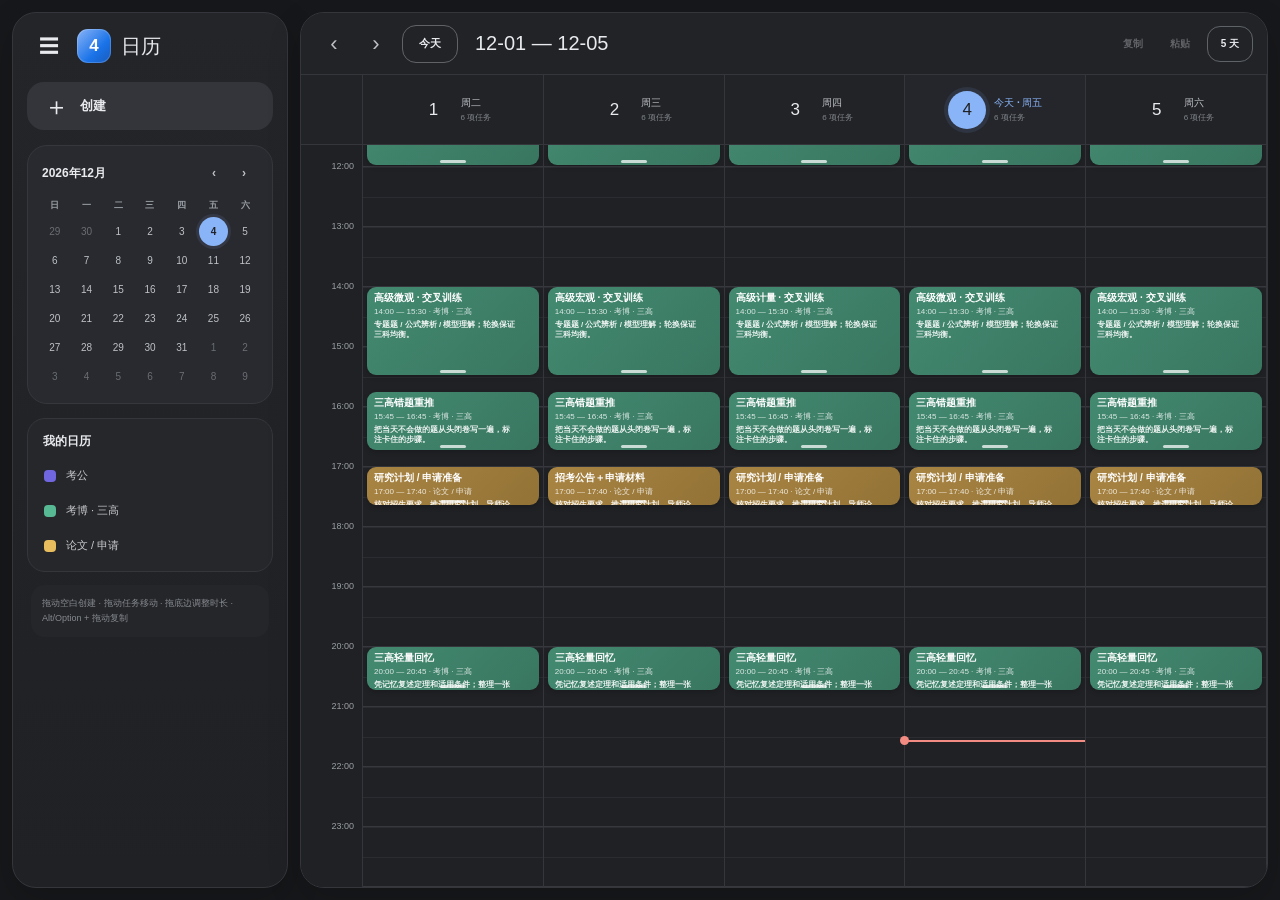
<file: calendar/index.html>
<!doctype html>
<html lang="zh-CN">
<head>
  <meta charset="utf-8">
  <meta name="viewport" content="width=device-width,initial-scale=1">
  <meta name="theme-color" content="#17181b">
  <title>正在打开完整日历…</title>
  <meta http-equiv="refresh" content="0; url=../?calendar=1">
  <style>
    html,body{margin:0;width:100%;height:100%;background:#17181b;color:#9aa0a6;font-family:-apple-system,BlinkMacSystemFont,'Segoe UI','PingFang SC','Microsoft YaHei',sans-serif}
    body{display:grid;place-items:center;overflow:hidden}
    .boot{display:flex;align-items:center;gap:10px;font-size:12px;opacity:.85}
    .dot{width:8px;height:8px;border-radius:50%;background:#7066df;box-shadow:0 0 0 5px rgba(112,102,223,.14);animation:pulse .8s ease-in-out infinite alternate}
    a{color:#aaa3fc;font-weight:700}
    @keyframes pulse{to{transform:scale(.7);opacity:.55}}
  </style>
  <script>location.replace('../?calendar=1');</script>
</head>
<body>
  <div class="boot"><span class="dot"></span><span>正在打开完整日历…</span></div>
  <noscript>如果没有自动跳转，<a href="../?calendar=1">点这里打开</a>。</noscript>
</body>
</html>
</file>
<file: qoder-theme.css>
/* Light-only workspace theme for the main study planner.
   No black or near-black surfaces. Standalone calendar remains untouched. */
html.qoder-ui{
  --q-green:#2fbd69;
  --q-green-strong:#239957;
  --q-green-soft:#edf8f1;
  --q-green-softer:#f6fbf7;
  --q-text:#354139;
  --q-text-2:#556158;
  --q-muted:#7d8980;
  --q-bg:#f7f8f5;
  --q-surface:#ffffff;
  --q-sidebar:#f1f5ef;
  --q-border:#e2e7e1;
  --q-border-strong:#d4dcd3;
  color-scheme:light;
  background:var(--q-bg);
}
html.qoder-ui body{
  background:var(--q-bg)!important;
  color:var(--q-text)!important;
  font-family:Inter,-apple-system,BlinkMacSystemFont,"Segoe UI","PingFang SC","Microsoft YaHei",sans-serif!important;
  letter-spacing:-.004em;
}
html.qoder-ui body::before,
html.qoder-ui body::after{display:none!important}
html.qoder-ui ::selection{background:#d7f1e0;color:#36513e}

html.qoder-ui .app{grid-template-columns:232px minmax(0,1fr)!important;background:var(--q-bg)!important}
html.qoder-ui .sidebar{
  background:var(--q-sidebar)!important;
  color:var(--q-text)!important;
  border-right:1px solid #dde5dc!important;
  box-shadow:none!important;
  padding:27px 18px!important;
}
html.qoder-ui .brand{margin:0 8px 34px!important;gap:11px!important}
html.qoder-ui .mark{
  width:38px!important;height:38px!important;border-radius:10px!important;
  background:#dff3e6!important;color:#34704b!important;
  border:1px solid #c8e6d2!important;box-shadow:none!important;font-family:Georgia,serif!important
}
html.qoder-ui .brand b{color:#405047!important;font-size:16px!important;font-weight:760!important;letter-spacing:-.02em!important}
html.qoder-ui .brand small{color:#8a958d!important;letter-spacing:1.4px!important}
html.qoder-ui .side-label{color:#96a198!important;font-size:9px!important;font-weight:750!important;letter-spacing:1.7px!important}
html.qoder-ui .sidebar nav{gap:4px!important}
html.qoder-ui .sidebar nav a{
  min-height:41px!important;padding:11px 12px!important;
  color:#6f7b72!important;border:1px solid transparent!important;border-radius:9px!important;
  transition:.15s ease!important
}
html.qoder-ui .sidebar nav a span{color:#9aa59c!important}
html.qoder-ui .sidebar nav a:hover{background:#e8efe8!important;color:#4e5d53!important;transform:none!important}
html.qoder-ui .sidebar nav a.active{
  background:#e2f2e7!important;border-color:#cfe4d5!important;color:#3f5748!important;
  box-shadow:inset 3px 0 0 var(--q-green)!important
}
html.qoder-ui .sidebar nav a.active span{color:var(--q-green-strong)!important}

html.qoder-ui .content{max-width:1480px!important;padding:0 38px 78px!important;background:transparent!important}
html.qoder-ui .topbar{
  position:sticky!important;top:0!important;z-index:35!important;
  min-height:72px!important;padding:16px 0!important;
  background:rgba(247,248,245,.93)!important;
  backdrop-filter:blur(12px)!important;
  border-bottom:1px solid rgba(225,230,224,.76)!important
}
html.qoder-ui .crumb{color:#8b958d!important;font-size:11px!important}
html.qoder-ui .crumb b{color:#4b584f!important}
html.qoder-ui .actions{gap:7px!important}
html.qoder-ui .btn{
  min-height:38px!important;padding:8px 13px!important;border-radius:9px!important;
  border:1px solid var(--q-border-strong)!important;background:#fff!important;color:#566259!important;
  box-shadow:none!important;font-weight:690!important;transition:.14s ease!important
}
html.qoder-ui .btn:hover{background:#f7faf7!important;border-color:#c7d2c8!important;transform:none!important}
html.qoder-ui .btn.dark,
html.qoder-ui .btn.purple{
  background:#dff3e6!important;border-color:#c3e3ce!important;color:#2f6945!important;box-shadow:none!important
}
html.qoder-ui .btn.dark:hover,
html.qoder-ui .btn.purple:hover{background:#d3eedc!important;border-color:#b5dcc2!important;color:#2b5f3f!important}
html.qoder-ui .btn.ghost{background:transparent!important;color:#747f77!important}

html.qoder-ui .hero{
  min-height:210px!important;border-radius:18px!important;padding:32px 35px!important;
  border:1px solid var(--q-border)!important;
  background:linear-gradient(135deg,#ffffff 0%,#fbfcfa 74%,#f2f9f4 100%)!important;
  box-shadow:0 7px 24px rgba(73,96,79,.035)!important;
  overflow:hidden!important
}
html.qoder-ui .hero::before{display:none!important}
html.qoder-ui .hero::after{
  display:block!important;width:200px!important;height:200px!important;right:-78px!important;top:-76px!important;
  border:1px solid rgba(47,189,105,.12)!important;
  box-shadow:0 0 0 36px rgba(47,189,105,.022),0 0 0 72px rgba(47,189,105,.012)!important
}
html.qoder-ui .eyebrow{
  display:inline-flex!important;align-items:center!important;gap:7px!important;
  color:#647068!important;background:#f7faf7!important;border:1px solid #e3e9e3!important;
  border-radius:999px!important;padding:6px 9px!important;font-size:9px!important;letter-spacing:.06em!important
}
html.qoder-ui .eyebrow::before{content:"";width:6px;height:6px;border-radius:50%;background:#55c981!important;box-shadow:none!important}
html.qoder-ui .hero h1{
  max-width:830px!important;margin:16px 0 10px!important;color:#3b473f!important;
  font-family:Inter,-apple-system,BlinkMacSystemFont,"Segoe UI","PingFang SC",sans-serif!important;
  font-size:clamp(31px,3vw,46px)!important;line-height:1.12!important;font-weight:730!important;
  letter-spacing:-.045em!important;text-wrap:balance
}
html.qoder-ui .hero p{max-width:790px!important;color:#7b857e!important;font-size:12px!important;line-height:1.8!important;margin-bottom:12px!important}
html.qoder-ui .hero-pills{gap:6px!important}
html.qoder-ui .pill{color:#667269!important;background:#f8faf8!important;border:1px solid #e4e9e4!important;padding:6px 9px!important;font-size:10px!important;font-weight:650!important}
html.qoder-ui .hero-actions{margin-top:15px!important}
html.qoder-ui .hero-number{right:34px!important;bottom:26px!important;color:#4ba66d!important;opacity:.9!important}
html.qoder-ui .hero-number b{font-size:40px!important;font-family:Inter,-apple-system,sans-serif!important;font-weight:720!important;letter-spacing:-.05em!important}
html.qoder-ui .hero-number small{color:#96a099!important;letter-spacing:.10em!important}

html.qoder-ui .notice{
  margin-top:12px!important;padding:12px 14px!important;border:1px solid #e2e8e2!important;border-left:3px solid #b9dec4!important;
  border-radius:11px!important;background:#fcfdfb!important;color:#7a847c!important;box-shadow:none!important
}
html.qoder-ui .notice strong{color:#536057!important}
html.qoder-ui .notice a{color:#3d9460!important}

html.qoder-ui .stats{gap:10px!important;margin-top:14px!important}
html.qoder-ui .stat,
html.qoder-ui .panel,
html.qoder-ui .mini-card{background:#fff!important;border:1px solid var(--q-border)!important;border-radius:15px!important;box-shadow:0 6px 20px rgba(83,103,88,.035)!important}
html.qoder-ui .stat{padding:17px 18px!important;transition:.14s ease!important}
html.qoder-ui .stat:hover{border-color:#d1d9d1!important;transform:none!important}
html.qoder-ui .stat-top{color:#8b958d!important;font-size:10px!important}
html.qoder-ui .stat-top em{color:#4ba86d!important}
html.qoder-ui .stat-num{color:#435047!important;font-size:28px!important;font-weight:730!important;letter-spacing:-.04em!important}
html.qoder-ui .stat-num small{color:#9ca69e!important}
html.qoder-ui .stat-desc{color:#89938b!important}
html.qoder-ui .bar{background:#edf1ed!important;height:5px!important}
html.qoder-ui .bar span{background:#73cb92!important;box-shadow:none!important}

html.qoder-ui .head{margin:38px 0 15px!important}
html.qoder-ui .head small{color:#4b9e69!important;font-size:9px!important;letter-spacing:.11em!important}
html.qoder-ui .head h2{color:#445148!important;font-family:Inter,-apple-system,BlinkMacSystemFont,"Segoe UI","PingFang SC",sans-serif!important;font-size:25px!important;font-weight:720!important;letter-spacing:-.035em!important}
html.qoder-ui .head p{color:#848e86!important}
html.qoder-ui .head a{color:#478f61!important}
html.qoder-ui .panel{padding:22px!important}
html.qoder-ui .panel-top{border-bottom:1px solid #eef1ee!important;padding-bottom:14px!important;margin-bottom:16px!important}
html.qoder-ui .panel-top h3{color:#4a574e!important;font-weight:710!important;letter-spacing:-.02em!important}
html.qoder-ui .panel-top p{color:#879189!important}

html.qoder-ui .date-nav input,
html.qoder-ui .modebox select,
html.qoder-ui .field input,
html.qoder-ui .field select,
html.qoder-ui .field textarea,
html.qoder-ui input,
html.qoder-ui select,
html.qoder-ui textarea{color:#4f5b53!important;background:#fff!important;border-color:#dfe5df!important;box-shadow:none!important}
html.qoder-ui input::placeholder,
html.qoder-ui textarea::placeholder{color:#a7aea8!important}
html.qoder-ui input:focus,
html.qoder-ui select:focus,
html.qoder-ui textarea:focus{border-color:#91cda5!important;box-shadow:0 0 0 3px rgba(74,184,111,.08)!important;outline:none!important}
html.qoder-ui button:focus-visible,
html.qoder-ui input:focus-visible,
html.qoder-ui select:focus-visible,
html.qoder-ui textarea:focus-visible,
html.qoder-ui a:focus-visible{outline:2px solid #7bc692!important;outline-offset:2px!important}
html.qoder-ui .arrow{background:#fff!important;border-color:#dfe5df!important;color:#707b73!important}
html.qoder-ui .arrow:hover{background:#f8faf8!important;color:#566158!important}
html.qoder-ui .modebox{background:#f8faf8!important;border:1px solid #e6eae6!important;border-radius:11px!important}
html.qoder-ui .modebox label,
html.qoder-ui .field label{color:#778179!important}
html.qoder-ui .day-meta{color:#8b958d!important}
html.qoder-ui .day-meta strong{color:#5e6a61!important}
html.qoder-ui .time-text{color:#828c84!important}
html.qoder-ui .dot{background:#fff!important;border-color:#8fd1a5!important;box-shadow:none!important}
html.qoder-ui .line{background:#e3e8e3!important}

html.qoder-ui .task{background:#fff!important;border:1px solid #e6eae6!important;border-radius:12px!important;transition:.14s ease!important;box-shadow:none!important}
html.qoder-ui .task:hover{border-color:#cfd8d0!important;background:#fcfdfc!important;transform:none!important}
html.qoder-ui .task.done{background:#f7fbf8!important;border-color:#dbe9df!important}
html.qoder-ui .task input[type="checkbox"]{accent-color:#63bd81!important}
html.qoder-ui .task-title{color:#4a574e!important;font-weight:720!important}
html.qoder-ui .task.done .task-title{color:#8d978f!important}
html.qoder-ui .task-desc{color:#808a82!important}
html.qoder-ui .duration{color:#4d8d64!important;background:#eff8f2!important;border:1px solid #d8ecde!important}
html.qoder-ui .subject{background:#f2f5f2!important;color:#68736a!important;border:1px solid #e2e7e2!important}
html.qoder-ui .subject.phd{background:#edf7f3!important;color:#527867!important;border-color:#d9e9e1!important}
html.qoder-ui .subject.apply{background:#fbf7ed!important;color:#8b7449!important;border-color:#eee5cf!important}

html.qoder-ui .focus{background:#eef8f1!important;border:1px solid #d5e9da!important;color:#4d5b52!important;box-shadow:none!important}
html.qoder-ui .focus small{color:#4f9e68!important}
html.qoder-ui .focus h3{color:#46544b!important;font-family:Inter,-apple-system,sans-serif!important;letter-spacing:-.035em!important;font-weight:710!important}
html.qoder-ui .focus p{color:#758178!important}
html.qoder-ui .focus-tags span{border-color:#d6e6da!important;color:#627168!important;background:#f8fbf9!important}
html.qoder-ui .side-note h3{color:#536057!important}
html.qoder-ui .side-note .line-item{border-color:#edf0ed!important}
html.qoder-ui .line-item b{background:#edf8f1!important;color:#559a6c!important}
html.qoder-ui .line-item strong{color:#57645b!important}
html.qoder-ui .line-item p,
html.qoder-ui .settings-note{color:#858f87!important}
html.qoder-ui .note-status{color:#57996d!important}

html.qoder-ui .module{background:#fff!important;border-color:#e5e9e5!important;border-radius:12px!important;transition:.14s ease!important}
html.qoder-ui .module:hover{border-color:#d2d9d2!important;background:#fff!important}
html.qoder-ui .module h4{color:#58645b!important}
html.qoder-ui .module h4 span,
html.qoder-ui .module-input label,
html.qoder-ui .module-duration>label{color:#8b958d!important}
html.qoder-ui .module-input input{background:#fff!important;border-color:#e0e5e0!important;color:#536057!important}
html.qoder-ui .calc{color:#8b958d!important}
html.qoder-ui .calc b{color:#4b9364!important}
html.qoder-ui .live{background:#f2f8f3!important;border:1px solid #dbe8dd!important;border-radius:15px!important;color:#526057!important}
html.qoder-ui .live small{color:#5ca073!important}
html.qoder-ui .live h3{color:#49564e!important;font-family:Inter,-apple-system,sans-serif!important;letter-spacing:-.035em!important}
html.qoder-ui .live p{color:#7f8a82!important}
html.qoder-ui .live hr{border-color:#dfe9e1!important}

html.qoder-ui table{color:#5a665d!important;border-color:#e5e9e5!important}
html.qoder-ui th{color:#727d74!important;background:#f8faf8!important;border-color:#e5e9e5!important}
html.qoder-ui td{border-color:#edf0ed!important}
html.qoder-ui tr:hover td{background:#fbfcfb!important}
html.qoder-ui .edit-hint{color:#808a82!important;background:#f8faf8!important;border-color:#e5e9e5!important}
html.qoder-ui .start-presets button{background:#fff!important;border-color:#dde3dd!important;color:#6d7870!important;border-radius:8px!important}
html.qoder-ui .start-presets button:hover,
html.qoder-ui .start-presets button.active{background:#edf8f1!important;border-color:#c1dec9!important;color:#4f8f64!important}
html.qoder-ui .danger,
html.qoder-ui [data-delete]{color:#b56d6d!important}
html.qoder-ui ::-webkit-scrollbar{width:10px;height:10px}
html.qoder-ui ::-webkit-scrollbar-track{background:#f3f5f2}
html.qoder-ui ::-webkit-scrollbar-thumb{background:#d3d9d3;border:2px solid #f3f5f2;border-radius:99px}
html.qoder-ui ::-webkit-scrollbar-thumb:hover{background:#bcc5bd}

@media(max-width:1120px){
  html.qoder-ui .app{grid-template-columns:210px minmax(0,1fr)!important}
  html.qoder-ui .content{padding-left:26px!important;padding-right:26px!important}
  html.qoder-ui .hero{padding:30px 30px!important}
}
@media(max-width:820px){
  html.qoder-ui .app{display:block!important}
  html.qoder-ui .sidebar{position:relative!important;width:100%!important;height:auto!important;padding:15px 16px!important;border-right:0!important;border-bottom:1px solid #dde5dc!important}
  html.qoder-ui .brand{margin:0 0 12px!important}
  html.qoder-ui .side-label{display:none!important}
  html.qoder-ui .sidebar nav{display:flex!important;flex-direction:row!important;overflow:auto!important;padding-bottom:2px!important}
  html.qoder-ui .sidebar nav a{white-space:nowrap!important;min-height:37px!important}
  html.qoder-ui .content{padding:0 15px 58px!important}
  html.qoder-ui .topbar{position:relative!important;min-height:auto!important;padding:14px 0!important}
  html.qoder-ui .hero{min-height:auto!important;padding:28px 24px!important}
  html.qoder-ui .hero-number{display:none!important}
  html.qoder-ui .hero h1{font-size:clamp(30px,8vw,42px)!important}
  html.qoder-ui .stats{grid-template-columns:repeat(2,minmax(0,1fr))!important}
}
@media(max-width:560px){
  html.qoder-ui .hero{padding:25px 19px!important;border-radius:15px!important}
  html.qoder-ui .stats{grid-template-columns:1fr!important}
  html.qoder-ui .panel{padding:17px!important}
  html.qoder-ui .actions{width:100%!important}
  html.qoder-ui .actions .btn{flex:1 1 auto!important}
}
</file>
